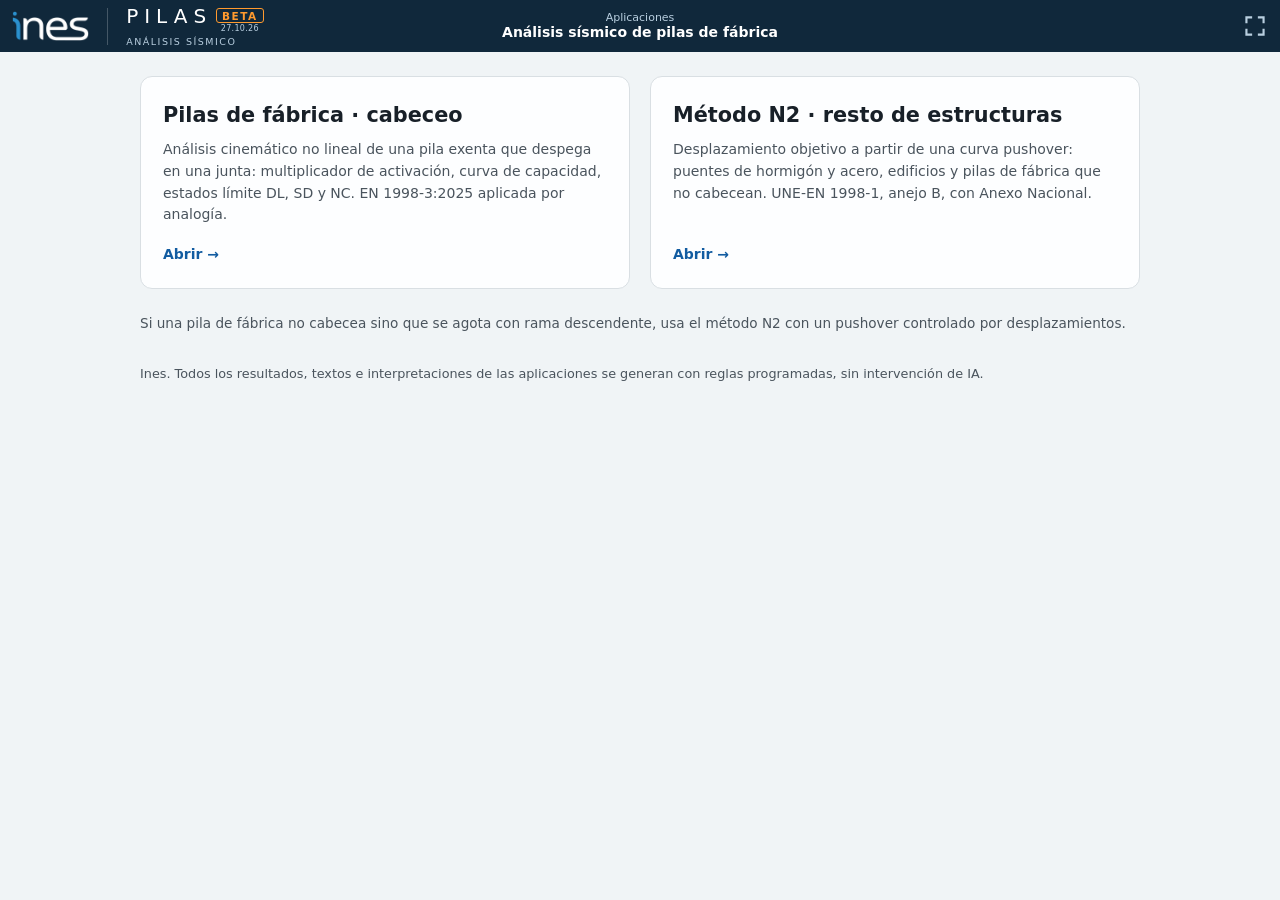
<file: index.html>
<!doctype html><html lang="es"><head><meta charset="utf-8"><meta name="viewport" content="width=device-width, initial-scale=1">
<title>Análisis sísmico de pilas</title>
<style>
/*BARRA-CSS-INI*/
/* ---- barra superior (como VLASTA) ---- */
.barra{flex:none;position:relative;min-height:52px;display:grid;grid-template-columns:minmax(max-content,1fr) minmax(0,auto) minmax(max-content,1fr);align-items:center;gap:4px 16px;padding:4px 12px;background:var(--banda);color:var(--banda-tinta)}
.barra-izq{display:flex;align-items:center;gap:4px 16px;min-width:0}
.marca{display:flex;align-items:center;flex:none}.marca .logo{height:30px;width:auto;display:block}
.sep-marca{width:1px;align-self:stretch;margin:2px 2px;background:var(--banda-linea)}
.nombre{display:flex;flex-direction:column;line-height:1;min-width:0}
.nombre .vl{font:300 20px/1 var(--f);letter-spacing:.3em;margin-right:-.3em;color:var(--banda-tinta);text-transform:uppercase}
.nombre .lema{margin-top:4px;font-size:9.5px;letter-spacing:.16em;text-transform:uppercase;color:var(--banda-tinta-2);white-space:nowrap}
.fila-vl{display:flex;align-items:baseline;gap:10px}
.ver{display:flex;flex-direction:column;align-items:stretch}
.ver-fecha{font:500 8px/1 var(--f);letter-spacing:.04em;color:var(--banda-tinta-2);text-align:center;white-space:nowrap;width:0;min-width:100%;margin-top:-1px}
.version{font:700 10.5px/1 var(--f);letter-spacing:.14em;text-transform:uppercase;color:#ff9a2e;border:1px solid #ff9a2e;border-radius:3px;padding:2px 5px 1px;transform:translateY(-3px)}
.menus{display:flex;align-items:center;gap:2px;margin-left:6px}
.menu-sup{position:relative}
.menu-boton{background:none;border:0;color:var(--banda-tinta-2);padding:5px 10px;min-height:28px;border-radius:var(--r-chip);font-size:13px;cursor:pointer}
.menu-boton:hover,.menu-boton[aria-expanded="true"]{background:rgb(255 255 255/.12);color:var(--banda-tinta)}
.vl-menu{position:absolute;z-index:40;min-width:260px;padding:4px;border:1px solid var(--linea-fuerte);border-radius:var(--r-campo);background:var(--hoja);color:var(--tinta);box-shadow:0 6px 20px oklch(30% 0.02 250/.14);display:grid;gap:1px}
.vl-menu[hidden]{display:none}
.vl-menu.menu-lista{left:0;top:calc(100% + 3px)}
.vl-menu button{display:grid;grid-template-columns:1fr auto;gap:24px;align-items:center;width:100%;min-height:28px;padding:0 8px;border:0;border-radius:var(--r-chip);background:none;color:inherit;font:inherit;font-size:13px;text-align:left;cursor:pointer}
.vl-menu button:hover,.vl-menu button:focus-visible,.menu-sub:hover>.con-sub{background:var(--acento-suave);outline:none}
.vl-menu kbd{font:inherit;font-size:var(--t-xs);color:var(--tinta-3)}
.vl-menu small{display:block;grid-column:1/-1;font-size:var(--t-xs);color:var(--tinta-3);margin-top:-2px;padding-bottom:3px}
.vl-menu .sep-menu{height:1px;margin:3px 6px;background:var(--linea)}
.menu-sub{position:relative}
.vl-menu.submenu{display:none;left:calc(100% - 2px);top:-5px;min-width:320px}
.menu-sub:hover>.submenu,.menu-sub:focus-within>.submenu,.menu-sub.abierto>.submenu{display:grid}
.vl-menu.submenu button{grid-template-columns:1fr;gap:0;padding:4px 8px}
.titulo-proy{display:flex;flex-direction:column;align-items:center;line-height:1.2;min-width:0;max-width:100%;overflow:hidden;padding:3px 12px;border:0;border-radius:var(--r-campo);background:none;color:var(--banda-tinta);cursor:pointer}
.titulo-proy:hover{background:rgb(255 255 255/.08)}
.titulo-proy .etq{font-size:var(--t-xs);color:var(--banda-tinta-2);white-space:nowrap;overflow:hidden;text-overflow:ellipsis;max-width:100%}
.titulo-proy .proy{font-size:var(--t-m);font-weight:600;white-space:nowrap;overflow:hidden;text-overflow:ellipsis;max-width:100%}
.banderas{justify-self:end;display:flex;align-items:center;gap:6px}
.pantalla-completa{padding:3px;border:0;border-radius:var(--r-chip);background:none;color:var(--banda-tinta-2);cursor:pointer;line-height:0}
.pantalla-completa:hover,.pantalla-completa:focus-visible{color:var(--banda-tinta)}
.pantalla-completa svg{width:20px;height:20px;display:block}
.solo-imp{display:none}
@media (max-width:1000px){.barra{grid-template-columns:1fr auto}.titulo-proy{grid-column:1/-1;order:5}}
@media (pointer:coarse){.menu-boton{min-height:38px;padding:6px 14px}.vl-menu button{min-height:38px}.pantalla-completa{padding:6px}}

/*BARRA-CSS-FIN*/
/* Tokens de la guía de diseño (bombaikos/guia-de-diseno). Marca Ines: banda marino. Layout: panel de datos fijo a la izquierda + memoria de cálculo por pasos a la derecha; una columna en móvil */
:root {
  --suelo: oklch(96.4% 0.005 240); --hoja: oklch(99.6% 0.002 240); --hundido: oklch(95.2% 0.006 240);
  --campo: oklch(100% 0 0); --campo-borde: oklch(78% 0.05 252);
  --nota: oklch(94.8% 0.014 78); --nota-borde: oklch(85.5% 0.024 75);
  --tinta: oklch(24% 0.02 248); --tinta-2: oklch(44% 0.02 248); --tinta-3: oklch(57% 0.016 248);
  --linea: oklch(90% 0.008 240); --linea-fuerte: oklch(80% 0.012 240);
  --acento: oklch(47% 0.13 252); --acento-suave: oklch(93.5% 0.03 252);
  --serie-v: oklch(52% 0.11 125);
  --hormigon: oklch(90% 0.006 85); --hormigon-borde: oklch(60% 0.01 85);
  --acero: oklch(30% 0.012 250);
  --ok: oklch(46% 0.11 152); --ok-fondo: oklch(95% 0.035 152);
  --no: oklch(50% 0.17 27); --no-fondo: oklch(95.5% 0.03 27);
  --atencion: oklch(50% 0.1 70); --atencion-fondo: oklch(96% 0.04 85);
  --sombra: 0 1px 2px oklch(30% 0.02 250 / .06), 0 4px 16px oklch(30% 0.02 250 / .05);
  --f: system-ui, 'Segoe UI Variable Text', 'Segoe UI', -apple-system, Roboto, 'Helvetica Neue', Arial, sans-serif;
  --t-xs: 11px; --t-s: 12px; --t-m: 14px; --t-xxl: 28px;
  --e2: 8px; --e3: 12px; --e4: 16px; --e5: 24px;
  --r-panel: 10px; --r-campo: 6px; --r-chip: 4px;
  --alto-campo: 24px; --hueco-campos: 4px;
  --banda: #10283b; --banda-tinta: #ffffff; --banda-tinta-2: #b9cfe0; --banda-linea: rgb(255 255 255 / .22);
}
@media screen and (prefers-color-scheme: dark) {
  :root {
    --suelo: oklch(17% 0.012 245); --hoja: oklch(21% 0.014 245); --hundido: oklch(18.5% 0.012 245); --campo: oklch(15.5% 0.02 250); --campo-borde: oklch(46% 0.06 252); --nota: oklch(25.5% 0.014 72); --nota-borde: oklch(36% 0.022 70);
    --tinta: oklch(93% 0.008 240); --tinta-2: oklch(78% 0.012 240); --tinta-3: oklch(66% 0.014 240);
    --linea: oklch(29% 0.014 245); --linea-fuerte: oklch(38% 0.016 245);
    --acento: oklch(74% 0.11 250); --acento-suave: oklch(30% 0.05 252); --serie-v: oklch(76% 0.11 125);
    --hormigon: oklch(33% 0.008 85); --hormigon-borde: oklch(58% 0.01 85); --acero: oklch(88% 0.008 250);
    --ok: oklch(76% 0.13 152); --ok-fondo: oklch(29% 0.05 152); --no: oklch(74% 0.14 27); --no-fondo: oklch(30% 0.06 27);
    --atencion: oklch(80% 0.11 80); --atencion-fondo: oklch(30% 0.05 80); --sombra: 0 1px 2px oklch(0% 0 0 / .3);
    --banda: #0c1e2c; color-scheme: dark;
  }
}
:root{
  /* nombres antiguos de la app → tokens de la guía; colores propios de las figuras */
  --bg:var(--suelo); --paper:var(--hoja); --ink:var(--tinta); --muted:var(--tinta-2); --line:var(--linea); --soft:var(--hundido);
  --accent:var(--acento); --accent-soft:var(--acento-suave); --brand:var(--acento); --band:var(--banda); --bad:var(--no); --amber:var(--atencion);
  --coral:#c4552c; --violet:#6b62c9; --sky:#2a9d6f; --pier:#d6d3c9; --pier-line:#6d6a62;
  --f-ui:var(--f); --f-math:"STIX Two Text","Cambria Math","Times New Roman",serif; --f-mono:var(--f);
}
@media (prefers-color-scheme:dark){:root{--coral:#ee8a62; --violet:#a39cf0; --sky:#5fd1a0; --pier:#4a4943; --pier-line:#a6a398}}
*{box-sizing:border-box}
body{background:var(--bg);color:var(--ink);font-family:var(--f-ui);font-size:var(--t-m);line-height:1.55;font-variant-numeric:tabular-nums;margin:0;padding:0 0 60px}
main{width:calc(100% - 32px);max-width:1000px;margin:24px auto 0;display:grid;grid-template-columns:repeat(auto-fit,minmax(min(100%,340px),1fr));gap:20px}
a.card{display:flex;flex-direction:column;gap:8px;background:var(--paper);border:1px solid var(--line);border-radius:12px;padding:22px;color:inherit;text-decoration:none}
a.card:hover,a.card:focus-visible{border-color:var(--accent);outline:none}
a.card h2{margin:0;font-size:1.3rem}
a.card p{margin:0;color:var(--muted)}
a.card .go{margin-top:auto;padding-top:10px;color:var(--accent);font-weight:600}
.norms{width:calc(100% - 32px);max-width:1000px;margin:24px auto 0;color:var(--muted);font-size:.85rem}
footer{width:calc(100% - 32px);max-width:1000px;margin:30px auto 0;color:var(--muted);font-size:.8rem}
</style>
</head><body>
<header class="barra"><div class="barra-izq"><span class="marca"><img class="logo" src="[data-uri]" alt="Ines"></span><span class="sep-marca" aria-hidden="true"></span><div class="nombre"><span class="fila-vl"><span class="vl">Pilas</span><span class="ver"><span class="version">Beta</span><span class="ver-fecha">27.10.26</span></span></span><span class="lema">Análisis sísmico</span></div></div><div class="titulo-proy" style="cursor:default"><span class="etq">Aplicaciones</span><span class="proy">Análisis sísmico de pilas de fábrica</span></div><div class="banderas"><button type="button" class="pantalla-completa" id="pantalla-completa" aria-label="Pantalla completa" title="Pantalla completa (F11)"><svg viewBox="0 0 14 14" aria-hidden="true"><path d="M1 5V1h4M9 1h4v4M13 9v4H9M5 13H1V9" fill="none" stroke="currentColor" stroke-width="1.5"/></svg></button></div></header>
<main>
<a class="card" href="cabeceo/index.html"><h2>Pilas de fábrica · cabeceo</h2><p>Análisis cinemático no lineal de una pila exenta que despega en una junta: multiplicador de activación, curva de capacidad, estados límite DL, SD y NC. EN 1998-3:2025 aplicada por analogía.</p><span class="go">Abrir →</span></a>
<a class="card" href="n2/index.html"><h2>Método N2 · resto de estructuras</h2><p>Desplazamiento objetivo a partir de una curva pushover: puentes de hormigón y acero, edificios y pilas de fábrica que no cabecean. UNE-EN 1998-1, anejo B, con Anexo Nacional.</p><span class="go">Abrir →</span></a>
</main>
<p class="norms">Si una pila de fábrica no cabecea sino que se agota con rama descendente, usa el método N2 con un pushover controlado por desplazamientos.</p>
<footer>Ines. Todos los resultados, textos e interpretaciones de las aplicaciones se generan con reglas programadas, sin intervención de IA.</footer>
<script>
// pantalla completa (botón a la derecha de la barra superior)
(function(){const b=document.getElementById('pantalla-completa');if(!b)return;const d=document.documentElement,on=()=>!!document.fullscreenElement;
  if(!d.requestFullscreen){b.setAttribute('aria-disabled','true');b.title='Tu navegador no permite la pantalla completa';return}
  b.addEventListener('click',()=>{try{on()?document.exitFullscreen():d.requestFullscreen()}catch(e){}});
  document.addEventListener('fullscreenchange',()=>{const f=on();b.setAttribute('aria-pressed',f);b.setAttribute('aria-label',f?'Salir de pantalla completa':'Pantalla completa');b.title=b.getAttribute('aria-label')+' (F11)'});})();
</script>
</body></html>
</file>
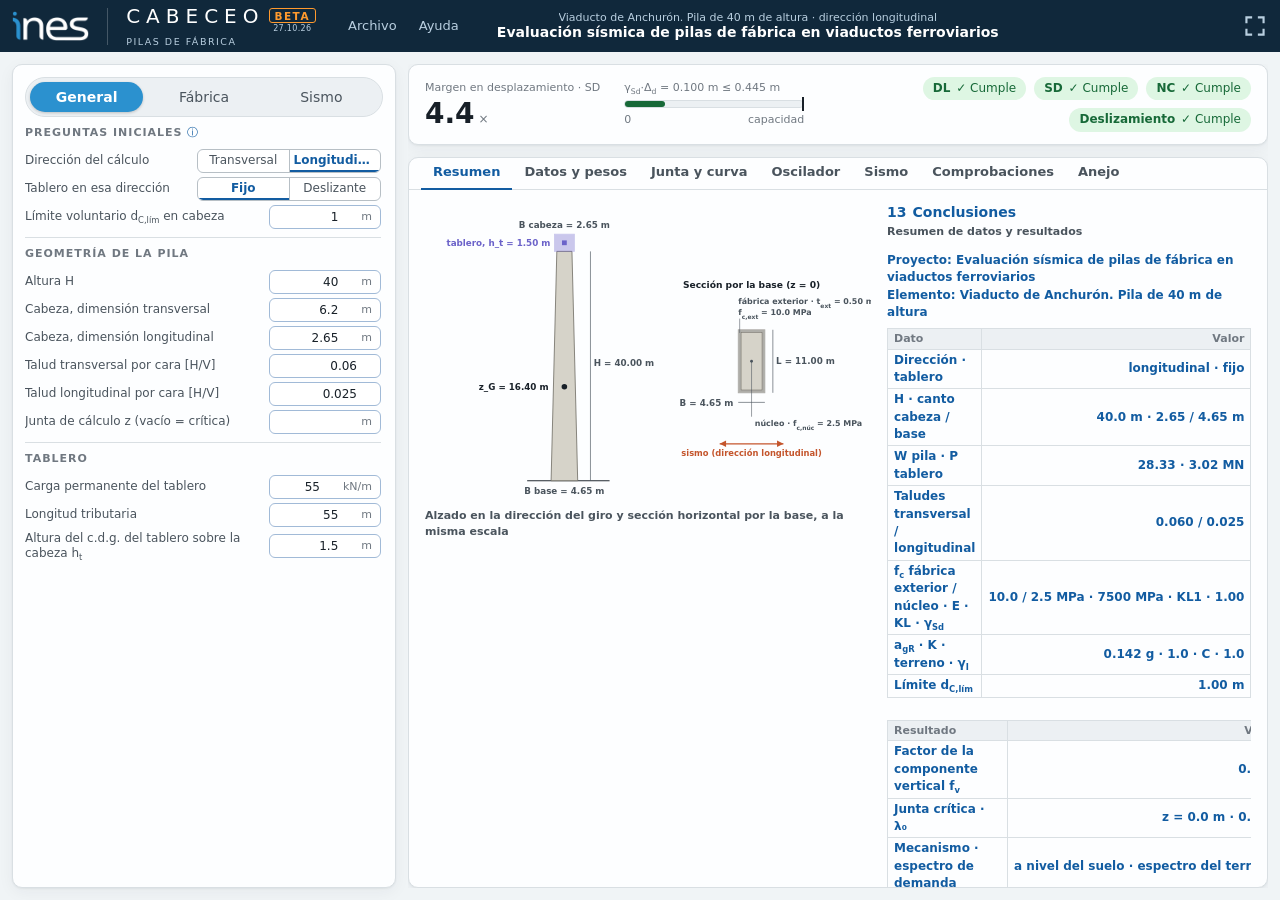
<file: cabeceo/index.html>
<!doctype html><html lang="es"><head><meta charset="utf-8"><meta name="viewport" content="width=device-width, initial-scale=1">
<title>Cabeceo de pilas de fábrica</title>
<style>
/* Tokens de la guía de diseño (bombaikos/guia-de-diseno). Marca Ines: banda marino. Layout: panel de datos fijo a la izquierda + memoria de cálculo por pasos a la derecha; una columna en móvil */
:root {
  --suelo: oklch(96.4% 0.005 240); --hoja: oklch(99.6% 0.002 240); --hundido: oklch(95.2% 0.006 240);
  --campo: oklch(100% 0 0); --campo-borde: oklch(78% 0.05 252);
  --nota: oklch(94.8% 0.014 78); --nota-borde: oklch(85.5% 0.024 75);
  --tinta: oklch(24% 0.02 248); --tinta-2: oklch(44% 0.02 248); --tinta-3: oklch(57% 0.016 248);
  --linea: oklch(90% 0.008 240); --linea-fuerte: oklch(80% 0.012 240);
  --acento: oklch(47% 0.13 252); --acento-suave: oklch(93.5% 0.03 252);
  --serie-v: oklch(52% 0.11 125);
  --hormigon: oklch(90% 0.006 85); --hormigon-borde: oklch(60% 0.01 85);
  --acero: oklch(30% 0.012 250);
  --ok: oklch(46% 0.11 152); --ok-fondo: oklch(95% 0.035 152);
  --no: oklch(50% 0.17 27); --no-fondo: oklch(95.5% 0.03 27);
  --atencion: oklch(50% 0.1 70); --atencion-fondo: oklch(96% 0.04 85);
  --sombra: 0 1px 2px oklch(30% 0.02 250 / .06), 0 4px 16px oklch(30% 0.02 250 / .05);
  --f: system-ui, 'Segoe UI Variable Text', 'Segoe UI', -apple-system, Roboto, 'Helvetica Neue', Arial, sans-serif;
  --t-xs: 11px; --t-s: 12px; --t-m: 14px; --t-xxl: 28px;
  --e2: 8px; --e3: 12px; --e4: 16px; --e5: 24px;
  --r-panel: 10px; --r-campo: 6px; --r-chip: 4px;
  --alto-campo: 24px; --hueco-campos: 4px;
  --banda: #10283b; --banda-tinta: #ffffff; --banda-tinta-2: #b9cfe0; --banda-linea: rgb(255 255 255 / .22);
}
@media screen and (prefers-color-scheme: dark) {
  :root {
    --suelo: oklch(17% 0.012 245); --hoja: oklch(21% 0.014 245); --hundido: oklch(18.5% 0.012 245); --campo: oklch(15.5% 0.02 250); --campo-borde: oklch(46% 0.06 252); --nota: oklch(25.5% 0.014 72); --nota-borde: oklch(36% 0.022 70);
    --tinta: oklch(93% 0.008 240); --tinta-2: oklch(78% 0.012 240); --tinta-3: oklch(66% 0.014 240);
    --linea: oklch(29% 0.014 245); --linea-fuerte: oklch(38% 0.016 245);
    --acento: oklch(74% 0.11 250); --acento-suave: oklch(30% 0.05 252); --serie-v: oklch(76% 0.11 125);
    --hormigon: oklch(33% 0.008 85); --hormigon-borde: oklch(58% 0.01 85); --acero: oklch(88% 0.008 250);
    --ok: oklch(76% 0.13 152); --ok-fondo: oklch(29% 0.05 152); --no: oklch(74% 0.14 27); --no-fondo: oklch(30% 0.06 27);
    --atencion: oklch(80% 0.11 80); --atencion-fondo: oklch(30% 0.05 80); --sombra: 0 1px 2px oklch(0% 0 0 / .3);
    --banda: #0c1e2c; color-scheme: dark;
  }
}
:root{
  /* nombres antiguos de la app → tokens de la guía; colores propios de las figuras */
  --bg:var(--suelo); --paper:var(--hoja); --ink:var(--tinta); --muted:var(--tinta-2); --line:var(--linea); --soft:var(--hundido);
  --accent:var(--acento); --accent-soft:var(--acento-suave); --brand:var(--acento); --band:var(--banda); --bad:var(--no); --amber:var(--atencion);
  --coral:#c4552c; --violet:#6b62c9; --sky:#2a9d6f; --pier:#d6d3c9; --pier-line:#6d6a62;
  --f-ui:var(--f); --f-math:"STIX Two Text","Cambria Math","Times New Roman",serif; --f-mono:var(--f);
}
@media (prefers-color-scheme:dark){:root{--coral:#ee8a62; --violet:#a39cf0; --sky:#5fd1a0; --pier:#4a4943; --pier-line:#a6a398}}
*{box-sizing:border-box}
.tip{position:relative;display:inline-block;margin-left:4px;color:var(--accent);cursor:help;font-size:.8rem;outline:none}
.tip .tipbox{display:none;position:fixed;z-index:20;width:270px;padding:8px 10px;background:var(--paper);color:var(--ink);border:1px solid var(--line, #dcdad3);border-radius:6px;box-shadow:0 4px 14px rgba(0,0,0,.18);font-size:.78rem;line-height:1.4;text-align:left;white-space:normal;box-sizing:border-box}
.tip:hover .tipbox,.tip:focus .tipbox,.tip:focus-within .tipbox{display:block}
.tip table{border-collapse:collapse;width:100%;margin-top:4px}.tip td{padding:1px 4px;border-top:1px solid var(--line, #dcdad3);text-align:left;vertical-align:top;white-space:normal}
input,select{font:inherit;font-size:var(--t-s);width:100%;height:var(--alto-campo);padding:0 var(--e2);border:1px solid var(--campo-borde);border-radius:var(--r-campo);background:var(--campo);color:var(--tinta);font-variant-numeric:tabular-nums}
input:focus,select:focus{outline:2px solid var(--accent);outline-offset:0}
.hint{font-size:.76rem;color:var(--muted);margin:2px 0 6px}
section h2{font-size:1.18rem;margin:0 0 2px;font-weight:600;text-wrap:balance}
section h2 .n{color:var(--accent);font-family:var(--f-mono);font-weight:500;margin-right:6px}
.cite{font-size:.78rem;color:var(--muted);margin:0 0 12px}
.norms{font-size:1rem;color:var(--ink);margin:0 0 2px}
section h3{font-size:.95rem;margin:16px 0 6px;font-weight:600}
p{margin:6px 0;max-width:78ch}
.m{font-family:var(--f-math);font-size:1.06em}
.m i,i.v{font-family:var(--f-math);font-style:italic}
sub,sup{font-size:.7em;line-height:0}
.eq{font-family:var(--f-math);font-size:1.05rem;background:var(--soft);border-radius:8px;padding:8px 12px;margin:8px 0;overflow-x:auto;white-space:nowrap}
.eq .tag{float:right;font-family:var(--f-ui);font-size:.75rem;color:var(--muted);margin-left:16px}
.eq .s{color:var(--muted)}
.res{font-weight:600;color:var(--accent)}
.interp{border-left:3px solid var(--accent);background:var(--accent-soft);padding:8px 12px;margin:10px 0;border-radius:0;font-size:.92rem}
.warn{border-left:3px solid var(--amber);background:color-mix(in srgb,var(--amber) 12%,transparent);padding:8px 12px;margin:10px 0;border-radius:0;font-size:.9rem}
.tw{overflow-x:auto;margin:8px 0}
table{border-collapse:collapse;font-size:var(--t-s);min-width:100%}
th,td{padding:4px var(--e2);border-bottom:1px solid var(--line);text-align:right;white-space:nowrap;font-variant-numeric:tabular-nums}
th{font-weight:600;color:var(--tinta-3);font-size:var(--t-xs);text-align:right;background:var(--hundido);border-left:1px solid var(--line)}th:first-child{border-left:none}
td:first-child,th:first-child{text-align:left}
td.l,th.l{text-align:left;white-space:normal}
tr.tot td{font-weight:600;border-top:2px solid var(--line)}
tr.hl td{background:var(--accent-soft)}
.fig{margin:12px 0 4px}
.fig svg{width:100%;height:auto;display:block}
.fig .cap{font-size:.8rem;color:var(--muted);margin-top:4px}
.grid2{display:grid;grid-template-columns:repeat(auto-fit,minmax(300px,1fr));gap:14px}
.grid2>*{min-width:0}
.pill{display:inline-block;font-size:var(--t-xs);font-weight:600;padding:1px 8px;border-radius:999px}
.ok{background:color-mix(in srgb,var(--ok) 18%,transparent);color:var(--ok)}
.no{background:color-mix(in srgb,var(--bad) 18%,transparent);color:var(--bad)}
canvas{width:100%;height:auto;display:block;border-radius:8px}
svg text{font-family:var(--f-ui)}
svg .mt{font-family:var(--f-math);font-style:italic}
dl.gl{display:grid;grid-template-columns:max-content minmax(0,1fr);gap:4px 16px;font-size:.88rem}
dl.gl dt{font-family:var(--f-math)}
dl.gl dd{margin:0;color:var(--ink)}
@media (prefers-reduced-motion:reduce){*{scroll-behavior:auto}}

button{font:inherit;font-size:var(--t-s);min-height:30px;padding:0 var(--e3);border-radius:var(--r-campo);border:1px solid var(--linea-fuerte);background:transparent;color:var(--acento);cursor:pointer}
button:hover{background:var(--acento-suave)}button:disabled{opacity:.6;cursor:progress}
button:focus-visible{outline:2px solid var(--brand);outline-offset:2px}
#btnPrint{background:transparent;color:var(--acento)}

tr.req td{color:var(--muted);font-size:.8rem;white-space:normal;padding-top:0;border-bottom:1px solid var(--line)}
tr:has(+ tr.req) td{border-bottom:none}

/*SHELL-CSS-INI*/
/* ---- barra superior (como VLASTA) ---- */
.barra{flex:none;position:relative;min-height:52px;display:grid;grid-template-columns:minmax(max-content,1fr) minmax(0,auto) minmax(max-content,1fr);align-items:center;gap:4px 16px;padding:4px 12px;background:var(--banda);color:var(--banda-tinta)}
.barra-izq{display:flex;align-items:center;gap:4px 16px;min-width:0}
.marca{display:flex;align-items:center;flex:none}.marca .logo{height:30px;width:auto;display:block}
.sep-marca{width:1px;align-self:stretch;margin:2px 2px;background:var(--banda-linea)}
.nombre{display:flex;flex-direction:column;line-height:1;min-width:0}
.nombre .vl{font:300 20px/1 var(--f);letter-spacing:.3em;margin-right:-.3em;color:var(--banda-tinta);text-transform:uppercase}
.nombre .lema{margin-top:4px;font-size:9.5px;letter-spacing:.16em;text-transform:uppercase;color:var(--banda-tinta-2);white-space:nowrap}
.fila-vl{display:flex;align-items:baseline;gap:10px}
.ver{display:flex;flex-direction:column;align-items:stretch}
.ver-fecha{font:500 8px/1 var(--f);letter-spacing:.04em;color:var(--banda-tinta-2);text-align:center;white-space:nowrap;width:0;min-width:100%;margin-top:-1px}
.version{font:700 10.5px/1 var(--f);letter-spacing:.14em;text-transform:uppercase;color:#ff9a2e;border:1px solid #ff9a2e;border-radius:3px;padding:2px 5px 1px;transform:translateY(-3px)}
.menus{display:flex;align-items:center;gap:2px;margin-left:6px}
.menu-sup{position:relative}
.menu-boton{background:none;border:0;color:var(--banda-tinta-2);padding:5px 10px;min-height:28px;border-radius:var(--r-chip);font-size:13px;cursor:pointer}
.menu-boton:hover,.menu-boton[aria-expanded="true"]{background:rgb(255 255 255/.12);color:var(--banda-tinta)}
.vl-menu{position:absolute;z-index:40;min-width:260px;padding:4px;border:1px solid var(--linea-fuerte);border-radius:var(--r-campo);background:var(--hoja);color:var(--tinta);box-shadow:0 6px 20px oklch(30% 0.02 250/.14);display:grid;gap:1px}
.vl-menu[hidden]{display:none}
.vl-menu.menu-lista{left:0;top:calc(100% + 3px)}
.vl-menu button{display:grid;grid-template-columns:1fr auto;gap:24px;align-items:center;width:100%;min-height:28px;padding:0 8px;border:0;border-radius:var(--r-chip);background:none;color:inherit;font:inherit;font-size:13px;text-align:left;cursor:pointer}
.vl-menu button:hover,.vl-menu button:focus-visible,.menu-sub:hover>.con-sub{background:var(--acento-suave);outline:none}
.vl-menu kbd{font:inherit;font-size:var(--t-xs);color:var(--tinta-3)}
.vl-menu small{display:block;grid-column:1/-1;font-size:var(--t-xs);color:var(--tinta-3);margin-top:-2px;padding-bottom:3px}
.vl-menu .sep-menu{height:1px;margin:3px 6px;background:var(--linea)}
.menu-sub{position:relative}
.vl-menu.submenu{display:none;left:calc(100% - 2px);top:-5px;min-width:320px}
.menu-sub:hover>.submenu,.menu-sub:focus-within>.submenu,.menu-sub.abierto>.submenu{display:grid}
.vl-menu.submenu button{grid-template-columns:1fr;gap:0;padding:4px 8px}
.titulo-proy{display:flex;flex-direction:column;align-items:center;line-height:1.2;min-width:0;max-width:100%;overflow:hidden;padding:3px 12px;border:0;border-radius:var(--r-campo);background:none;color:var(--banda-tinta);cursor:pointer}
.titulo-proy:hover{background:rgb(255 255 255/.08)}
.titulo-proy .etq{font-size:var(--t-xs);color:var(--banda-tinta-2);white-space:nowrap;overflow:hidden;text-overflow:ellipsis;max-width:100%}
.titulo-proy .proy{font-size:var(--t-m);font-weight:600;white-space:nowrap;overflow:hidden;text-overflow:ellipsis;max-width:100%}
.banderas{justify-self:end;display:flex;align-items:center;gap:6px}
.pantalla-completa{padding:3px;border:0;border-radius:var(--r-chip);background:none;color:var(--banda-tinta-2);cursor:pointer;line-height:0}
.pantalla-completa:hover,.pantalla-completa:focus-visible{color:var(--banda-tinta)}
.pantalla-completa svg{width:20px;height:20px;display:block}
.solo-imp{display:none}
@media (max-width:1000px){.barra{grid-template-columns:1fr auto}.titulo-proy{grid-column:1/-1;order:5}}
@media (pointer:coarse){.menu-boton{min-height:38px;padding:6px 14px}.vl-menu button{min-height:38px}.pantalla-completa{padding:6px}}
/* Armazón de interfaz (guía de diseño): barra estilo VLASTA, datos en pestañas, veredicto y resultados en pestañas, sin scroll de página */
html,body{height:100%}
body{margin:0;padding:0;display:flex;flex-direction:column;overflow:hidden;background:var(--suelo);color:var(--tinta);font:var(--t-s)/1.45 var(--f);font-variant-numeric:tabular-nums}
:focus-visible{outline:2px solid var(--acento);outline-offset:2px}
/* ---- cuerpo: datos | resultados ---- */
.trabajo{flex:1;min-height:0;display:grid;grid-template-columns:384px minmax(0,1fr);gap:var(--e3);padding:var(--e3)}
aside#form{min-height:0;display:flex;flex-direction:column;gap:var(--e2);padding:var(--e3);background:var(--hoja);border:1px solid var(--linea);border-radius:var(--r-panel);box-shadow:var(--sombra);overflow:hidden}
main#main{min-width:0;min-height:0;display:flex;flex-direction:column;gap:var(--e3);overflow:hidden}
.panel{background:var(--hoja);border:1px solid var(--linea);border-radius:var(--r-panel);box-shadow:var(--sombra)}
/* pestañas de datos: cápsula */
.pestanas-datos{display:flex;gap:4px;padding:4px;border:1px solid var(--linea);border-radius:999px;background:var(--hundido);flex:none}
.pestanas-datos button{flex:1 1 0;min-width:0;height:30px;min-height:30px;padding:0 4px;border:0;border-radius:999px;background:none;color:var(--tinta-2);font-size:var(--t-m);font-weight:500;cursor:pointer;transition:background-color .12s,color .12s}
.pestanas-datos button:hover{background:color-mix(in oklch,var(--acento) 10%,transparent);color:var(--tinta)}
.pestanas-datos button.on{background:#2b91cf;color:#fff;font-weight:600;box-shadow:0 1px 3px #0003}
.panel-datos{display:none;flex:1;min-height:0;overflow:auto;flex-direction:column;gap:var(--e2);padding-right:2px}
.panel-datos.activo{display:flex}
.grupo{display:flex;flex-direction:column;gap:var(--hueco-campos);border:0;margin:0;padding:var(--e2) 0 0;border-top:1px solid var(--linea);min-width:0}
.grupo:first-child{border-top:0;padding-top:0}
.grupo legend{float:left;width:100%;padding:0 0 4px;font-size:var(--t-xs);font-weight:650;letter-spacing:.09em;text-transform:uppercase;color:var(--tinta-3)}
.grupo legend .ic-i{text-transform:none;letter-spacing:0;font-weight:400;color:var(--acento);cursor:help}
.campo{display:flex;align-items:center;gap:var(--e2);min-width:0;min-height:var(--alto-campo);margin:0;font-size:var(--t-s)}
.campo>label{flex:1 1 auto;min-width:0;color:var(--tinta-2);line-height:1.25}
.campo>label .u{display:none}
.campo>.caja{flex:0 0 112px;width:112px;margin-left:auto}
.campo>.seg-caja{flex:0 0 184px;width:184px;margin-left:auto}
.campo.col{flex-direction:column;align-items:stretch;gap:2px}
.campo.col>.caja,.campo.col>.seg-caja{flex:none;width:100%;margin:0}
.caja{display:flex;align-items:center;height:var(--alto-campo);background:var(--campo);border:1px solid var(--campo-borde);border-radius:var(--r-campo)}
.caja:hover{border-color:var(--acento)}
.caja:focus-within{border-color:var(--acento);box-shadow:0 0 0 3px var(--acento-suave)}
.caja input,.caja select{flex:1;min-width:0;width:auto;height:100%;border:0;background:none;padding:0 8px;outline:0;box-shadow:none;text-align:right;font:inherit;color:var(--tinta);border-radius:var(--r-campo)}
.caja input.texto,.caja select{text-align:left}
.caja .ud{padding-right:8px;color:var(--tinta-3);font-size:var(--t-xs);white-space:nowrap}
.seg{display:flex;border:1px solid var(--linea-fuerte);border-radius:var(--r-campo);overflow:hidden;height:var(--alto-campo);background:var(--campo)}
.seg button{flex:1 1 0;min-width:0;min-height:0;height:100%;padding:0 4px;border:0;border-radius:0;background:none;color:var(--tinta-2);font:inherit;white-space:nowrap;overflow:hidden;text-overflow:ellipsis;cursor:pointer}
.seg button:hover{background:var(--acento-suave)}
.seg button+button{border-left:1px solid var(--linea-fuerte)}
.seg button.on{box-shadow:inset 0 -2px 0 var(--acento);color:var(--acento);font-weight:600}
.seg.apagado button{cursor:not-allowed}
.campo.off{opacity:.5}
.campo.off .caja,.campo.off .seg{background:var(--hundido)}
.campo.off,.campo.off *{cursor:not-allowed}
.campo.off .gt-w{pointer-events:none}
.grupo:has(.gt-w){flex:1;min-height:0}
.campo.col:has(.gt-w){flex:1;min-height:0}
.grupo{min-height:0}
.campo .gt-w{flex:1;min-height:0;display:flex;flex-direction:column}
.campo .gt-w .hint{display:none}
.campo .gt-w .gt{flex:1;min-height:0;max-height:none}
.campo.col:has(.gt-w)>label{display:none}
.panel-datos .gt-bar{margin-bottom:var(--hueco-campos)}
.panel-datos .gt{max-height:none}
.campo.col:has(.gt-w.corta){flex:none}
.campo .gt-w.corta .gt{flex:none;max-height:260px}
/* ---- veredicto ---- */
.veredicto{flex:none;display:grid;grid-template-columns:auto minmax(180px,1fr) auto;align-items:center;gap:var(--e5);padding:var(--e3) var(--e4)}
.veredicto .etq{font-size:var(--t-xs);color:var(--tinta-3);margin-bottom:4px}
.cifra{font-size:var(--t-xxl);font-weight:600;line-height:1}
.cifra small{font-size:var(--t-s);font-weight:400;color:var(--tinta-3);margin-left:4px}
.medidor{position:relative;height:8px;border-radius:4px;background:var(--hundido);border:1px solid var(--linea)}
.medidor i{position:absolute;left:0;top:0;bottom:0;border-radius:4px;background:var(--ok)}
.medidor i.no{background:var(--no)}
.medidor b{position:absolute;top:-4px;bottom:-4px;right:-1px;width:2px;background:var(--tinta)}
.escala{display:flex;justify-content:space-between;font-size:var(--t-xs);color:var(--tinta-3);margin-top:4px}
.sellos{display:flex;gap:var(--e2);flex-wrap:wrap;justify-content:flex-end}
.sello{border-radius:999px;padding:3px 10px;font-size:var(--t-s);white-space:nowrap}
.sello b{font-weight:700;margin-right:2px}
.sello.ok{background:var(--ok-fondo);color:var(--ok)}.sello.no{background:var(--no-fondo);color:var(--no)}
/* ---- resultados en pestañas ---- */
.res{flex:1;min-height:0;display:flex;flex-direction:column;overflow:hidden}
.tabs{flex:none;display:flex;flex-wrap:wrap;padding:0 var(--e3);border-bottom:1px solid var(--linea)}
.tabs button{min-height:32px;height:auto;padding:0 var(--e3);border:0;border-bottom:2px solid transparent;border-radius:0;margin-bottom:-1px;background:none;color:var(--tinta-2);font:inherit;font-size:13px;cursor:pointer;white-space:nowrap}
.tabs button:hover{color:var(--tinta);background:none}
.tabs button.on{color:var(--acento);font-weight:600;border-bottom-color:var(--acento)}
.panel-res{display:none;flex:1;min-height:0;overflow:auto;padding:var(--e3) var(--e4)}
.panel-res.activo{display:block}
.vacio{color:var(--tinta-3)}
.panel-res section{background:none;border:0;border-radius:0;box-shadow:none;padding:0 0 var(--e3);margin:0 0 var(--e3);border-bottom:1px solid var(--linea);min-width:0}
.panel-res section:last-child{border-bottom:0;margin-bottom:0}
.panel-res section>h2{font-size:var(--t-m);font-weight:650;margin:0 0 2px}
.panel-res section>h2 .n{font-family:var(--f);font-weight:650;color:var(--acento);margin-right:6px}
.panel-res h3{font-size:var(--t-xs);font-weight:650;letter-spacing:.08em;text-transform:uppercase;color:var(--tinta-3);margin:var(--e3) 0 4px}
.panel-res p,.panel-res li,.panel-res td,.panel-res dd,.panel-res .interp,.panel-res .warn,.panel-res .norms{font-size:var(--t-s);line-height:1.45}
.panel-res .cite,.panel-res .cap,.panel-res .hint,.panel-res th{font-size:var(--t-xs)}
.panel-res .eq{font-size:13px;padding:4px 8px;margin:4px 0;border-radius:4px}
.panel-res .interp,.panel-res .warn{padding:4px 8px;margin:8px 0}
.panel-res dl.gl{font-size:var(--t-s)}
.panel-res table{font-size:var(--t-s)}
.panel-res th,.panel-res td{border:1px solid var(--linea);padding:2px 6px}
.panel-res .tw{border:0}
.panel-res .fig{margin:var(--e2) 0 4px}
.panel-res .fig svg{width:auto;max-width:100%;max-height:min(520px,60vh);margin:0 auto}
.panel-res.resumen.activo{display:grid;grid-template-columns:minmax(300px,54%) minmax(0,1fr);gap:var(--e4);align-items:start}
.panel-res.resumen .fig-resumen{position:sticky;top:0;margin:0}
.panel-res.resumen .fig-resumen svg{max-height:min(560px,64vh)}
.panel-res.resumen section{grid-column:2}
.panel-res.resumen .grid2{grid-template-columns:minmax(0,1fr)}
.panel-res.resumen .grid2 .tw{margin:0 0 var(--e2)}
/* ---- diálogos y aviso ---- */
dialog.vl-dlg{width:min(440px,calc(100vw - 32px));padding:0;border:1px solid var(--linea-fuerte);border-radius:var(--r-panel);background:var(--hoja);color:var(--tinta);box-shadow:0 20px 50px rgb(0 0 0/.3)}
dialog.vl-dlg.ancho{width:min(640px,calc(100vw - 32px))}
dialog.vl-dlg::backdrop{background:rgb(6 19 31/.55)}
dialog.vl-dlg header{padding:var(--e3) var(--e4);border-bottom:1px solid var(--linea)}
dialog.vl-dlg h3{margin:0;font-size:var(--t-m)}
dialog.vl-dlg .cuerpo{padding:var(--e3) var(--e4);display:flex;flex-direction:column;gap:var(--e2);max-height:min(60vh,520px);overflow:auto}
dialog.vl-dlg .cuerpo h4{margin:var(--e2) 0 0;font-size:var(--t-xs);letter-spacing:.09em;text-transform:uppercase;color:var(--tinta-3)}
dialog.vl-dlg .cuerpo p{margin:0;max-width:none}
dialog.vl-dlg footer{padding:var(--e2) var(--e4);border-top:1px solid var(--linea);display:flex;justify-content:flex-end}
.aviso-flot{position:fixed;right:16px;bottom:16px;z-index:60;max-width:420px;padding:8px 12px;border-radius:var(--r-campo);background:var(--banda);color:#fff;font-size:var(--t-s);box-shadow:var(--sombra);opacity:0;pointer-events:none;transition:opacity .2s}
.aviso-flot.v{opacity:1}
button{font:inherit;font-size:var(--t-s)}
@media (prefers-reduced-motion:reduce){*{transition:none!important;scroll-behavior:auto}}
@media (prefers-contrast:more){:root{--linea:#6b7780;--linea-fuerte:#35414a;--tinta-2:#303b43;--tinta-3:#465159}}
@media (forced-colors:active){.pestanas-datos button.on,.seg button.on,.tabs button.on{border:2px solid Highlight}}
/* ---- pantallas estrechas: una columna con scroll normal (respaldo) ---- */
@media (max-width:1180px){.panel-res.resumen.activo{grid-template-columns:minmax(0,1fr)}.panel-res.resumen section{grid-column:1}.panel-res.resumen .fig-resumen{position:static}.panel-res.resumen .fig-resumen svg{max-height:300px}.sellos .sello{padding:2px 8px}.trabajo{grid-template-columns:344px minmax(0,1fr)}.campo>.seg-caja{flex-basis:168px;width:168px}.campo>.caja{flex-basis:100px;width:100px}}
@media (max-width:900px){
  body{overflow:auto;height:auto}
  .trabajo{grid-template-columns:minmax(0,1fr)}
  aside#form,main#main{overflow:visible}.panel-datos,.panel-res{overflow:visible}.res{overflow:visible}
  .veredicto{grid-template-columns:1fr}.sellos{justify-content:flex-start}
}
/* ---- impresión: la memoria completa, sin barra ni pestañas ---- */
@media print{
  body{display:block;overflow:visible;height:auto;background:#fff}
  .barra .barra-izq,.barra .titulo-proy,.banderas{display:none}
  .barra{display:block;min-height:0;padding:6px 10px;-webkit-print-color-adjust:exact;print-color-adjust:exact;border-radius:var(--r-campo)}
  .solo-imp{display:flex;gap:12px;align-items:baseline}
  aside#form,.tabs,.fig-resumen,.aviso-flot{display:none}
  .trabajo{display:block;padding:0}main#main{display:block;overflow:visible}
  .res{overflow:visible;border:0;box-shadow:none}.panel-res{display:block!important;overflow:visible;padding:0}
  .panel{box-shadow:none}.veredicto{break-inside:avoid}.panel-res .fig{break-inside:avoid}
}

/*SHELL-CSS-FIN*/
</style>
<header id="barra"></header>
<div class="trabajo"><aside id="form" aria-label="Datos"></aside><main id="main"></main></div>
<script>
/*SHELL-JS-INI*/
/* Armazón de interfaz compartido por las apps (guía de diseño, §2.3 y §3): barra superior estilo VLASTA con menús Archivo y Ayuda,
   datos en pestañas-cápsula, tarjeta de veredicto y resultados en pestañas, sin scroll de la página.
   No toca el motor de cálculo: reorganiza el DOM que ya generan buildForm() y render(), y conserva los ids de todos los campos.
   Cada app llama a Shell.init(cfg) antes de buildForm(), a Shell.organizarDatos() al final de buildForm(),
   a Shell.despuesDeRender(R) al final de run() y a Shell.fijarInicial() cuando ya hay datos de partida. */
const Shell = (() => {
  const LOGO = '[data-uri]';
  const ICONO_PC = '<svg viewBox="0 0 14 14" aria-hidden="true"><path d="M1 5V1h4M9 1h4v4M13 9v4H9M5 13H1V9" fill="none" stroke="currentColor" stroke-width="1.5"/></svg>';
  const $ = (s, r = document) => r.querySelector(s), $$ = (s, r = document) => [...r.querySelectorAll(s)];
  let C = null, INICIAL = null;
  const E = { datos: 0, res: 0, scroll: {} };            // estado de la interfaz que sobrevive a cada recálculo
  const clave = () => 'ines-ui-' + C.id;
  const guardarVista = () => { try { localStorage.setItem(clave(), JSON.stringify({ datos: E.datos, res: E.res })); } catch (e) {} };
  const leerVista = () => { try { const v = JSON.parse(localStorage.getItem(clave()) || '{}'); if (Number.isInteger(v.datos)) E.datos = v.datos; if (Number.isInteger(v.res)) E.res = v.res; } catch (e) {} };
  const plano = h => { const d = document.createElement('div'); d.innerHTML = h; return d.textContent.trim(); };

  // ---------- barra superior
  function cabecera() {
    const b = $('#barra');
    b.className = 'barra';
    b.innerHTML = `
      <div class="barra-izq">
        <a class="marca" href="${C.inicio}" title="Menú de aplicaciones" aria-label="Menú de aplicaciones"><img class="logo" src="${LOGO}" alt="Ines"></a>
        <span class="sep-marca" aria-hidden="true"></span>
        <div class="nombre"><span class="fila-vl"><span class="vl">${C.nombre}</span><span class="ver"><span class="version">Beta</span><span class="ver-fecha" title="Fecha de esta versión [dd.mm.aa]">${C.fecha}</span></span></span><span class="lema">${C.lema}</span></div>
        <nav class="menus" id="menus" aria-label="Menú principal">
          <div class="menu-sup"><button type="button" class="menu-boton" aria-haspopup="menu" aria-expanded="false">Archivo</button><div class="vl-menu menu-lista" role="menu" hidden id="m-archivo"></div></div>
          <div class="menu-sup"><button type="button" class="menu-boton" aria-haspopup="menu" aria-expanded="false">Ayuda</button><div class="vl-menu menu-lista" role="menu" hidden id="m-ayuda"></div></div>
        </nav>
      </div>
      <button type="button" class="titulo-proy" id="titulo-proy" title="Propiedades del proyecto"><span class="etq" id="elemLine"></span><span class="proy" id="projTitle"></span></button>
      <div class="banderas"><button type="button" class="pantalla-completa" id="pantalla-completa" aria-label="Pantalla completa" title="Pantalla completa (F11)">${ICONO_PC}</button></div>
      <div class="solo-imp cab-imp"><b>${C.nombre} · ${C.lema}</b><span id="fecha-imp"></span></div>`;
    const item = (acc, txt, kbd = '', tit = '') => `<button type="button" role="menuitem" data-acc="${acc}"${tit ? ` title="${tit}"` : ''}><span>${txt}</span><kbd>${kbd}</kbd></button>`;
    const sep = '<div class="sep-menu" role="separator"></div>';
    const ej = C.ejemplos && C.ejemplos.length ? `${sep}<div class="menu-sub"><button type="button" role="menuitem" aria-haspopup="menu" class="con-sub"><span>Ejemplos</span><kbd>▸</kbd></button><div class="vl-menu submenu" role="menu">${C.ejemplos.map(([k, t, d]) => `<button type="button" role="menuitem" data-ej="${k}"><span>${t}</span><small>${d || ''}</small></button>`).join('')}</div></div>` : '';
    $('#m-archivo').innerHTML = item('nuevo', 'Nuevo', '', 'Vuelve a los datos de partida') + item('abrir', 'Abrir… [.json]', 'Ctrl+O', 'Abrir un proyecto .json de esta aplicación (también se puede arrastrar)') + item('guardar', 'Guardar [.json]', 'Ctrl+S', 'Guardar los datos del proyecto en un archivo') + ej
      + (C.importar ? sep + item('importar', C.importar.txt, '', C.importar.tit) : '') + sep + item('propiedades', 'Propiedades del proyecto…') + sep
      + item('docx', 'Descargar informe Word') + (C.csv ? item('csv', C.csv) : '') + item('imprimir', 'Imprimir…', 'Ctrl+P', 'La memoria completa, de principio a fin') + sep + item('menu', 'Menú de aplicaciones');
    $('#m-ayuda').innerHTML = item('ayuda', 'Ayuda de ' + C.nombre + '…', 'F1') + sep + item('acerca', 'Acerca de…');
    iniciarMenus();
    $('#titulo-proy').onclick = () => $('#dlg-prop').showModal();
    iniciarPantallaCompleta();
  }
  function iniciarMenus() {
    const sup = $$('.menu-sup'), cerrar = () => sup.forEach(m => { $('.menu-lista', m).hidden = true; $('.menu-boton', m).setAttribute('aria-expanded', 'false'); $$('.menu-sub', m).forEach(s => s.classList.remove('abierto')); });
    const abrir = m => { cerrar(); $('.menu-lista', m).hidden = false; $('.menu-boton', m).setAttribute('aria-expanded', 'true'); };
    const hayAbierto = () => sup.some(m => !$('.menu-lista', m).hidden);
    sup.forEach(m => {
      const bt = $('.menu-boton', m);
      bt.onclick = e => { e.stopPropagation(); $('.menu-lista', m).hidden ? abrir(m) : cerrar(); };
      bt.onpointerenter = e => { if (e.pointerType === 'mouse' && hayAbierto() && $('.menu-lista', m).hidden) abrir(m); };
    });
    $$('.menu-sub .con-sub').forEach(b => { b.onclick = e => { e.stopPropagation(); b.parentElement.classList.toggle('abierto'); }; });
    document.addEventListener('click', e => { if (!e.target.closest('.menu-sup')) cerrar(); });
    document.addEventListener('keydown', e => { if (e.key === 'Escape') cerrar(); });
    $('#menus').addEventListener('click', e => {
      const b = e.target.closest('[data-acc],[data-ej]'); if (!b) return;
      cerrar(); if (b.dataset.ej) return C.ejemplo(b.dataset.ej);
      acciones[b.dataset.acc] && acciones[b.dataset.acc]();
    });
  }
  function iniciarPantallaCompleta() {
    const b = $('#pantalla-completa'), d = document.documentElement, on = () => !!document.fullscreenElement;
    if (!d.requestFullscreen) { b.hidden = true; return; }
    b.onclick = () => { try { on() ? document.exitFullscreen() : d.requestFullscreen(); } catch (e) {} };
    document.addEventListener('fullscreenchange', () => { const t = on() ? 'Salir de pantalla completa' : 'Pantalla completa'; b.setAttribute('aria-label', t); b.title = t + ' (F11)'; });
  }

  // ---------- archivo (.json), diálogos, atajos
  const aviso = t => { const e = $('#repStatus'); if (!e) return; e.textContent = t; e.classList.add('v'); clearTimeout(aviso.t); aviso.t = setTimeout(() => e.classList.remove('v'), 3500); };
  const campos = () => $$('#form [id], #dlg-prop [id], #legado [id]').filter(e => /^(INPUT|SELECT|TEXTAREA)$/.test(e.tagName) && e.type !== 'file' && e.type !== 'button' && !/^(exSel)$/.test(e.id) && !e.closest('.gt-w'));
  function datosActuales() { const d = {}; campos().forEach(e => d[e.id] = e.value); return { formato: C.formato, version: 1, guardado: new Date().toISOString(), datos: d }; }
  function aplicar(d) {
    if (C.antesDeAplicar) C.antesDeAplicar(d);
    Object.entries(d).forEach(([id, v]) => { const e = document.getElementById(id); if (e && e.type !== 'file') e.value = v; });
    C.refrescar(); aviso('Datos abiertos');
  }
  function guardar() {
    const o = datosActuales(), nombre = ((o.datos.proj || C.id).normalize('NFD').replace(/[\u0300-\u036f]/g, '').replace(/[^A-Za-z0-9_-]+/g, '_').slice(0, 60) || C.id) + '.json';
    const a = document.createElement('a'); a.href = URL.createObjectURL(new Blob([JSON.stringify(o, null, 2)], { type: 'application/json' })); a.download = nombre;
    document.body.appendChild(a); a.click(); a.remove(); setTimeout(() => URL.revokeObjectURL(a.href), 2000); aviso('Datos guardados en ' + nombre);
  }
  function abrirArchivo(f) {
    const r = new FileReader();
    r.onload = () => { try { const o = JSON.parse(r.result); if (!o || o.formato !== C.formato || typeof o.datos !== 'object') throw new Error('no es un proyecto de ' + C.nombre); aplicar(o.datos); } catch (e) { aviso('No se ha podido abrir: ' + e.message); } };
    r.readAsText(f);
  }
  const acciones = {
    nuevo() { if (INICIAL) aplicar(INICIAL); aviso('Proyecto nuevo'); },
    abrir() { $('#f-abrir').click(); },
    guardar,
    importar() { C.importar.accion(); },
    propiedades() { $('#dlg-prop').showModal(); },
    docx() { document.getElementById('btnDocx').click(); },
    csv() { const b = document.getElementById('btnCsv'); b && b.click(); },
    imprimir() { try { window.print(); } catch (e) {} },
    menu() { location.href = C.inicio; },
    ayuda() { $('#dlg-ayuda').showModal(); },
    acerca() { $('#dlg-acerca').showModal(); },
  };
  function dialogos() {
    const d = document.createElement('div');
    d.innerHTML = `
      <input type="file" id="f-abrir" accept=".json,application/json" hidden>
      <dialog class="vl-dlg" id="dlg-prop"><form method="dialog"><header><h3>Propiedades del proyecto</h3></header><div class="cuerpo" id="dlg-prop-cuerpo"></div><footer><button value="ok" class="primario">Cerrar</button></footer></form></dialog>
      <dialog class="vl-dlg ancho" id="dlg-ayuda"><form method="dialog"><header><h3>Ayuda de ${C.nombre}</h3></header><div class="cuerpo">${C.ayuda}</div><footer><button value="ok" class="primario">Cerrar</button></footer></form></dialog>
      <dialog class="vl-dlg" id="dlg-acerca"><form method="dialog"><header><h3>${C.nombre} · ${C.lema}</h3></header><div class="cuerpo">${C.acerca}<p>Versión ${C.fecha}. Aplicación autónoma en un solo archivo HTML: no envía datos a ningún servidor; los proyectos se guardan en archivos .json.</p></div><footer><button value="ok" class="primario">Cerrar</button></footer></form></dialog>
      <div id="repStatus" class="aviso-flot" role="status" aria-live="polite"></div>`;
    [...d.children].forEach(n => document.body.appendChild(n));
    $('#f-abrir').onchange = e => { if (e.target.files[0]) abrirArchivo(e.target.files[0]); e.target.value = ''; };
    $$('dialog.vl-dlg').forEach(x => x.addEventListener('click', e => { if (e.target === x) x.close(); }));
    document.body.addEventListener('dragover', e => e.preventDefault());
    document.body.addEventListener('drop', e => { e.preventDefault(); const f = e.dataTransfer.files[0]; if (f) abrirArchivo(f); });
    document.addEventListener('keydown', e => {
      if (e.key === 'F1') { e.preventDefault(); acciones.ayuda(); return; }
      if (!(e.ctrlKey || e.metaKey) || e.shiftKey || e.altKey) return;
      const k = e.key.toLowerCase();
      if (k === 's') { e.preventDefault(); guardar(); } else if (k === 'o') { e.preventDefault(); acciones.abrir(); } else if (k === 'p') { e.preventDefault(); acciones.imprimir(); }
    });
    // Al entrar en un campo se selecciona su contenido; Enter pasa al siguiente
    document.addEventListener('focusin', e => { if (e.target.matches('.caja input')) e.target.select(); });
    document.addEventListener('keydown', e => {
      if (e.key !== 'Enter' || !e.target.matches('.caja input')) return; e.preventDefault();
      const l = $$('.panel-datos.activo .caja input:not(:disabled)'), i = l.indexOf(e.target); if (l[i + 1]) l[i + 1].focus();
    });
    window.addEventListener('beforeprint', () => { const f = $('#fecha-imp'); if (f) f.textContent = new Date().toLocaleDateString('es-ES'); });
  }

  // ---------- datos en pestañas
  function corto(sel, o) {
    const m = C.corto && C.corto[sel.id]; if (m && m[o.value]) return m[o.value];
    return o.textContent.split(/ · | \(/)[0];
  }
  function segDe(sel) {
    const w = document.createElement('div'); w.className = 'seg-caja';
    const seg = document.createElement('div'); seg.className = 'seg'; seg.setAttribute('role', 'radiogroup');
    seg.setAttribute('aria-label', plano($('label[for="' + sel.id + '"]') ? $('label[for="' + sel.id + '"]').innerHTML : sel.id));
    seg.onclick = e => { const b = e.target.closest('button'); if (!b) return; sel.value = b.dataset.v; sel.dispatchEvent(new Event('input', { bubbles: true })); sincronizarSeg(); };
    sel.hidden = true; w.appendChild(sel); w.appendChild(seg); return w;
  }
  function sincronizarSeg() {
    $$('#form select').forEach(sel => {
      const seg = sel.parentElement && $('.seg', sel.parentElement); if (!seg) return;
      const firma = [...sel.options].map(o => o.value + '|' + o.textContent).join('§');
      if (seg.dataset.firma !== firma) {
        seg.dataset.firma = firma; seg.innerHTML = '';
        [...sel.options].forEach(o => { const b = document.createElement('button'); b.type = 'button'; b.setAttribute('role', 'radio'); b.dataset.v = o.value; b.textContent = corto(sel, o); b.title = o.textContent; seg.appendChild(b); });
      }
      $$('button', seg).forEach(b => { const on = b.dataset.v === sel.value; b.setAttribute('aria-checked', on); b.classList.toggle('on', on); });
      seg.classList.toggle('apagado', sel.disabled);
      $$('button', seg).forEach(b => b.disabled = sel.disabled);
    });
  }
  function campo(f) {
    f.removeAttribute('style'); f.className = 'campo';
    const lab = $('label', f), ctl = $('input,select,textarea', f), gt = $('.gt-w', f);
    if (!lab) return;
    if (gt || (ctl && ctl.tagName === 'TEXTAREA')) { f.classList.add('col'); return; }
    if (!ctl) return;
    if (ctl.type === 'file') return;
    const u = $('.u', lab); let ud = ''; if (u) { ud = u.textContent.replace(/^\[|\]$/g, '').replace(/^—$/, ''); u.remove(); }
    if (ctl.tagName === 'SELECT') {
      if (ctl.options.length <= C.maxSeg && !(C.sinSeg || []).includes(ctl.id)) { f.appendChild(segDe(ctl)); return; }
      const c = document.createElement('div'); c.className = 'caja'; c.appendChild(ctl); f.appendChild(c); return;
    }
    const c = document.createElement('div'); c.className = 'caja'; ctl.removeAttribute('style');
    if (ctl.type === 'text') ctl.classList.add('texto');
    c.appendChild(ctl); if (ud) { const s = document.createElement('span'); s.className = 'ud'; s.textContent = ud; c.appendChild(s); } f.appendChild(c);
    if (ctl.type === 'text' && ['proj', 'elem'].includes(ctl.id)) f.classList.add('col');
  }
  function organizarDatos() {
    const form = $('#form'); if (!form || form.dataset.v) return; form.dataset.v = '1';
    // contenedor oculto: lo que ya no se muestra (botones de informe, selector de ejemplos…) sigue existiendo con sus ids y sus escuchadores
    const legado = document.createElement('div'); legado.id = 'legado'; legado.hidden = true; document.body.appendChild(legado);
    const grupos = []; let g = null;
    [...form.children].forEach(n => {
      if (n.tagName === 'H2') { g = { t: n.textContent.replace(/^Paso 1 · /, '').trim(), nodos: [] }; grupos.push(g); n.remove(); }
      else if (g) g.nodos.push(n);
    });
    const porTitulo = {}; grupos.forEach(x => porTitulo[x.t] = x);
    form.innerHTML = '';
    const caps = document.createElement('div'); caps.className = 'pestanas-datos'; caps.setAttribute('role', 'tablist'); form.appendChild(caps);
    const usados = new Set(), cuerpo = $('#dlg-prop-cuerpo');
    C.tabsDatos.forEach(([titulo, lista], i) => {
      const b = document.createElement('button'); b.type = 'button'; b.setAttribute('role', 'tab'); b.textContent = titulo; b.dataset.i = i; caps.appendChild(b);
      const p = document.createElement('div'); p.className = 'panel-datos'; p.setAttribute('role', 'tabpanel'); p.dataset.i = i; form.appendChild(p);
      lista.forEach(t => {
        const x = porTitulo[t]; if (!x) return; usados.add(t);
        const fs = document.createElement('fieldset'); fs.className = 'grupo'; const lg = document.createElement('legend'); lg.textContent = t; fs.appendChild(lg); p.appendChild(fs);
        const ayudas = [], lista2 = x.nodos.flatMap(n => (n.classList && n.classList.contains('q')) ? [...n.childNodes] : [n]);   // .q: recuadro de las preguntas iniciales, se desenvuelve
        lista2.forEach(n => {
          if (n.classList && n.classList.contains('hint')) { ayudas.push(plano(n.innerHTML)); return; }
          if (n.nodeType === 1) fs.appendChild(n);
        });
        if (ayudas.length) { lg.title = ayudas.join(' '); lg.classList.add('con-i'); lg.insertAdjacentHTML('beforeend', ' <span class="ic-i" aria-hidden="true">ⓘ</span>'); }
        $$('.fld', fs).forEach(f => { if ($('input[type=file]', f)) legado.appendChild(f); });   // el selector de archivo vive en Archivo › Importar
        $$('.fld', fs).forEach(campo);
        $$('.campo:has(.gt-w)', fs).forEach(f => fs.appendChild(f));                                  // las tablas van al final del grupo y ocupan el resto del alto
        // las propiedades del proyecto no ocupan sitio en las pestañas: van a su diálogo
        $$('.campo', fs).filter(f => $('#proj', f) || $('#elem', f)).forEach(f => cuerpo.appendChild(f));
        if (!$$('.campo, .gt-w', fs).length && !fs.querySelector('button')) fs.remove();
      });
    });
    grupos.filter(x => !usados.has(x.t)).forEach(x => x.nodos.forEach(n => legado.appendChild(n)));
    $$('.campo', legado).forEach(() => {});
    // el título del proyecto se edita en Propiedades: los dos campos conservan su id
    $$('.fld', legado).forEach(campo);
    $$('.gt-w').forEach(w => { w.title = 'Pega desde Excel en cualquier celda (se acepta la coma decimal)'; });
    const activar = i => {
      E.datos = i; guardarVista();
      $$('.pestanas-datos button').forEach(x => { const on = +x.dataset.i === i; x.setAttribute('aria-selected', on); x.classList.toggle('on', on); });
      $$('.panel-datos').forEach(x => x.classList.toggle('activo', +x.dataset.i === i));
    };
    caps.onclick = e => { const b = e.target.closest('button'); if (b) activar(+b.dataset.i); };
    activar(E.datos < C.tabsDatos.length ? E.datos : 0);
    sincronizarSeg();
  }

  // ---------- resultados en pestañas
  function veredicto(R) {
    const v = C.veredicto && C.veredicto(R); if (!v) return '';
    const frac = Math.max(0, Math.min(1, v.frac));
    return `<section class="panel veredicto"><div><div class="etq">${v.rotulo}</div><div class="cifra">${v.cifra}<small>${v.unidad || ''}</small></div></div>
      <div><div class="etq">${v.nota}</div><div class="medidor" role="img" aria-label="${v.aria || ''}"><i class="${v.ok === false ? 'no' : ''}" style="width:${(frac * 100).toFixed(1)}%"></i><b></b></div><div class="escala"><span>0</span><span>${v.limite || 'límite 1'}</span></div></div>
      <div class="sellos">${v.sellos.map(s => `<span class="sello ${s.ok ? 'ok' : 'no'}" title="${s.tit || ''}"><b>${s.k}</b> ${s.ok ? '✓ Cumple' : '✕ No cumple'}</span>`).join('')}</div></section>`;
  }
  function organizarResultados(R) {
    const main = $('#main'); if (!main) return;
    const prev = $('.panel-res.activo'); if (prev) E.scroll[E.res] = prev.scrollTop;
    const secs = $$(':scope > section', main);
    secs.forEach((s, i) => { s.dataset.orden = i; });
    const tabs = C.tabsRes, paneles = tabs.map(() => document.createElement('div'));
    paneles.forEach((p, i) => { p.className = 'panel-res'; p.setAttribute('role', 'tabpanel'); p.dataset.i = i; });
    const destino = s => { const id = (s.id || '').replace(/^p/, ''); const i = tabs.findIndex(t => t[1].includes(id)); return i < 0 ? 0 : i; };
    // la ficha de resumen: una copia de la figura principal junto a las conclusiones
    const figOrigen = C.resumenFig && secs.find(s => s.id === 'p' + C.resumenFig);
    secs.forEach(s => paneles[destino(s)].appendChild(s));
    const fig = figOrigen && $('.fig', figOrigen);
    if (fig) { const c = fig.cloneNode(true); c.classList.add('fig-resumen'); $$('[id]', c).forEach(x => x.removeAttribute('id')); paneles[0].insertBefore(c, paneles[0].firstChild); paneles[0].classList.add('resumen'); }
    paneles.forEach((p, i) => { if (!p.children.length) p.innerHTML = '<p class="vacio">Sin contenido con los datos actuales.</p>'; });
    const nav = document.createElement('div'); nav.className = 'tabs'; nav.setAttribute('role', 'tablist');
    tabs.forEach(([t], i) => { const b = document.createElement('button'); b.type = 'button'; b.setAttribute('role', 'tab'); b.dataset.i = i; b.textContent = t; nav.appendChild(b); });
    const caja = document.createElement('section'); caja.className = 'panel res'; caja.appendChild(nav); paneles.forEach(p => caja.appendChild(p));
    const activar = i => {
      E.res = i; guardarVista();
      $$('button', nav).forEach(x => { const on = +x.dataset.i === i; x.setAttribute('aria-selected', on); x.classList.toggle('on', on); });
      paneles.forEach(x => x.classList.toggle('activo', +x.dataset.i === i));
      if (paneles[i]) paneles[i].scrollTop = E.scroll[i] || 0;
    };
    nav.onclick = e => { const b = e.target.closest('button'); if (b) { E.scroll[E.res] = $('.panel-res.activo').scrollTop; activar(+b.dataset.i); } };
    main.innerHTML = veredicto(R); main.appendChild(caja);
    activar(E.res < tabs.length ? E.res : 0);
  }
  function despuesDeRender(R) { organizarResultados(R); sincronizarSeg(); }

  /* Los pasos, en el orden en que los calcula la app (para el informe Word, que no depende de en qué pestaña estén) */
  const secciones = () => $$('#main section[data-orden]').sort((a, b) => +a.dataset.orden - +b.dataset.orden);

  function init(cfg) {
    C = Object.assign({ maxSeg: 3, inicio: '../index.html', fecha: '27.10.26', ayuda: '', acerca: '' }, cfg);
    leerVista(); cabecera(); dialogos();
    $('.trabajo') && 0;
  }
  const fijarInicial = () => { INICIAL = datosActuales().datos; };
  return { init, organizarDatos, despuesDeRender, sincronizarSeg, secciones, fijarInicial, aviso, datosActuales };
})();

/*SHELL-JS-FIN*/
const GRID = "-30,352,10,155;-54,362,11,93;-49,364,10,135;-35,365,10,171;-29,352,10,150;-53,362,11,97;-48,364,10,142;-34,365,10,178;-28,352,12,143;-52,362,11,103;-47,364,10,147;-33,365,10,185;-30,353,10,160;-51,362,11,107;-46,364,10,148;-32,365,10,191;-29,353,10,156;-50,362,11,119;-45,364,10,147;-31,365,10,192;-28,353,10,149;-49,362,11,128;-44,364,10,144;-30,365,10,193;-30,354,10,165;-48,362,10,133;-43,364,10,141;-29,365,10,193;-29,354,10,160;-47,362,10,135;-42,364,10,138;-28,365,10,193;-28,354,10,155;-46,362,10,134;-41,364,10,134;-27,365,10,193;-54,358,11,93;-68,363,13,160;-40,364,10,133;-26,365,10,190;-53,358,11,95;-67,363,13,159;-39,364,10,134;-25,365,10,185;-52,358,11,99;-66,363,13,149;-38,364,10,134;-24,365,10,174;-62,359,13,111;-65,363,13,138;-37,364,10,137;-23,365,10,151;-59,359,12,90;-64,363,13,129;-36,364,10,142;-22,365,10,134;-56,359,11,88;-63,363,13,120;-35,364,10,154;-21,365,10,122;-54,359,11,91;-62,363,13,116;-34,364,10,171;-20,365,10,107;-53,359,11,95;-61,363,12,99;-33,364,10,184;-19,365,10,94;-52,359,11,99;-60,363,12,97;-32,364,10,189;-18,365,10,86;-64,360,13,136;-59,363,12,97;-31,364,10,191;-17,365,10,81;-62,360,13,118;-58,363,12,88;-30,364,10,193;-16,365,10,77;-61,360,12,99;-57,363,11,86;-29,364,10,193;-69,366,13,165;-60,360,12,95;-56,363,11,87;-28,364,10,192;-68,366,13,159;-59,360,12,94;-55,363,11,91;-27,364,10,189;-67,366,13,156;-58,360,12,90;-54,363,11,95;-26,364,10,183;-66,366,13,146;-57,360,12,86;-53,363,11,99;-25,364,10,172;-65,366,13,136;-56,360,11,86;-52,363,11,104;-24,364,10,149;-64,366,13,127;-55,360,11,87;-51,363,11,113;-20,364,10,96;-63,366,13,119;-54,360,11,90;-50,363,11,124;-16,364,10,78;-62,366,13,114;-53,360,11,94;-49,363,10,133;-69,365,13,166;-61,366,12,99;-52,360,11,100;-48,363,10,140;-68,365,13,160;-60,366,12,95;-49,360,11,121;-47,363,10,139;-67,365,13,158;-59,366,11,92;-65,361,13,139;-46,363,10,139;-66,365,13,147;-58,366,11,90;-64,361,13,133;-45,363,10,140;-65,365,13,136;-57,366,11,93;-63,361,13,120;-44,363,10,138;-64,365,13,128;-56,366,11,103;-62,361,13,117;-43,363,10,136;-63,365,13,120;-55,366,11,115;-61,361,12,99;-41,363,10,130;-62,365,13,114;-54,366,11,129;-60,361,12,96;-39,363,10,129;-61,365,12,99;-53,366,10,134;-59,361,12,92;-37,363,10,132;-60,365,12,96;-52,366,10,133;-58,361,12,89;-34,363,10,158;-59,365,12,90;-51,366,10,130;-57,361,11,85;-29,363,10,187;-58,365,11,90;-50,366,10,134;-56,361,11,85;-26,363,10,161;-57,365,11,89;-49,366,10,137;-55,361,11,86;-24,363,10,131;-56,365,11,97;-48,366,10,144;-54,361,11,92;-69,364,13,165;-55,365,11,103;-47,366,10,150;-53,361,11,94;-68,364,13,160;-54,365,11,112;-46,366,10,153;-52,361,11,101;-67,364,13,159;-53,365,11,118;-45,366,10,155;-51,361,11,107;-66,364,13,150;-52,365,11,124;-44,366,10,156;-50,361,11,116;-65,364,13,137;-51,365,10,125;-43,366,10,157;-49,361,11,123;-64,364,13,128;-50,365,10,131;-42,366,10,158;-48,361,11,129;-63,364,13,120;-49,365,10,136;-41,366,10,155;-67,362,13,158;-62,364,13,114;-48,365,10,143;-40,366,10,154;-66,362,13,148;-61,364,12,99;-47,365,10,148;-39,366,10,154;-65,362,13,138;-60,364,12,95;-46,365,10,151;-38,366,10,157;-64,362,13,130;-59,364,12,97;-45,365,10,152;-37,366,10,165;-63,362,13,120;-58,364,11,89;-44,365,10,152;-36,366,10,178;-62,362,13,116;-57,364,11,87;-43,365,10,151;-35,366,10,181;-61,362,12,99;-56,364,11,92;-42,365,10,148;-34,366,10,183;-60,362,12,98;-55,364,11,95;-41,365,10,142;-33,366,10,188;-59,362,12,97;-54,364,11,100;-40,365,10,141;-32,366,10,191;-58,362,12,89;-53,364,11,105;-39,365,10,143;-31,366,10,193;-57,362,11,84;-52,364,11,112;-38,365,10,143;-30,366,10,194;-56,362,11,88;-51,364,11,122;-37,365,10,147;-29,366,10,194;-55,362,11,87;-50,364,10,129;-36,365,10,157;-28,366,10,193;-27,366,10,192;-21,367,10,151;-17,368,10,95;-15,369,10,85;-26,366,10,191;-20,367,10,131;-16,368,10,86;-14,369,10,79;-25,366,10,189;-19,367,10,112;-15,368,10,80;-13,369,10,74;-24,366,10,184;-18,367,10,98;-14,368,10,75;-74,370,13,167;-23,366,10,174;-17,367,10,88;-73,369,13,164;-73,370,13,165;-22,366,10,152;-16,367,10,81;-72,369,13,164;-72,370,13,164;-21,366,10,134;-15,367,10,77;-71,369,13,162;-71,370,13,160;-20,366,10,118;-14,367,10,73;-70,369,13,161;-70,370,13,156;-19,366,10,102;-71,368,13,168;-69,369,13,157;-69,370,13,151;-18,366,10,91;-70,368,13,164;-68,369,13,155;-68,370,13,149;-17,366,10,83;-69,368,13,158;-67,369,13,149;-67,370,13,145;-16,366,10,78;-68,368,13,156;-66,369,13,140;-66,370,13,134;-15,366,10,74;-67,368,13,150;-65,369,12,138;-65,370,12,120;-70,367,13,168;-66,368,13,141;-64,369,12,120;-64,370,12,120;-69,367,13,162;-65,368,13,135;-63,369,12,120;-63,370,12,117;-68,367,13,158;-64,368,12,126;-62,369,12,105;-62,370,12,102;-67,367,13,155;-63,368,12,122;-61,369,12,95;-61,370,12,94;-66,367,13,145;-62,368,12,115;-60,369,11,93;-60,370,11,96;-65,367,13,136;-61,368,12,96;-59,369,11,99;-59,370,11,100;-64,367,13,127;-60,368,12,95;-58,369,11,104;-58,370,11,108;-63,367,12,119;-59,368,11,98;-57,369,11,114;-57,370,11,112;-62,367,12,113;-58,368,11,101;-56,369,10,120;-56,370,11,116;-61,367,12,97;-57,368,11,110;-55,369,10,126;-55,370,10,119;-60,367,12,95;-56,368,10,122;-54,369,10,132;-54,370,10,124;-59,367,11,95;-55,368,10,132;-53,369,10,139;-53,370,10,130;-58,367,11,94;-54,368,10,139;-52,369,10,143;-52,370,10,132;-57,367,11,102;-53,368,10,143;-51,369,10,144;-51,370,10,140;-56,367,11,114;-52,368,10,146;-50,369,10,146;-50,370,10,147;-55,367,10,129;-51,368,10,144;-49,369,10,151;-49,370,10,156;-54,367,10,138;-50,368,10,142;-48,369,10,154;-48,370,10,168;-53,367,10,139;-49,368,10,144;-47,369,10,161;-47,370,10,180;-52,367,10,142;-48,368,10,147;-46,369,10,171;-46,370,10,190;-51,367,10,140;-47,368,10,153;-45,369,10,183;-45,370,10,198;-50,367,10,138;-46,368,10,158;-44,369,10,195;-44,370,10,209;-49,367,10,140;-45,368,10,164;-43,369,10,209;-43,370,10,227;-48,367,10,145;-44,368,10,170;-42,369,10,230;-42,370,10,245;-47,367,10,151;-43,368,10,178;-41,369,10,232;-41,370,10,246;-46,367,10,154;-42,368,10,188;-40,369,10,238;-40,370,10,252;-45,367,10,158;-41,368,10,197;-39,369,10,236;-39,370,10,254;-44,367,10,161;-40,368,10,205;-38,369,10,236;-38,370,10,258;-43,367,10,163;-39,368,10,209;-37,369,10,236;-37,370,10,260;-42,367,10,167;-38,368,10,212;-36,369,10,233;-36,370,10,255;-41,367,10,170;-37,368,10,208;-35,369,10,213;-35,370,10,230;-40,367,10,175;-36,368,10,205;-34,369,10,188;-34,370,10,183;-39,367,10,181;-35,368,10,196;-33,369,10,183;-33,370,10,166;-38,367,10,186;-34,368,10,192;-32,369,10,182;-32,370,10,160;-37,367,10,188;-33,368,10,192;-31,369,10,185;-31,370,10,157;-36,367,10,188;-32,368,10,194;-30,369,10,186;-30,370,10,158;-35,367,10,187;-31,368,10,194;-29,369,10,185;-29,370,10,162;-34,367,10,189;-30,368,10,194;-28,369,10,186;-28,370,10,167;-33,367,10,190;-29,368,10,192;-27,369,10,186;-27,370,10,173;-32,367,10,194;-28,368,10,191;-26,369,10,187;-26,370,10,177;-31,367,10,195;-27,368,10,189;-25,369,10,187;-25,370,10,180;-30,367,10,194;-26,368,10,189;-24,369,10,187;-24,370,10,183;-29,367,10,193;-25,368,10,189;-23,369,10,188;-23,370,10,183;-28,367,10,192;-24,368,10,189;-22,369,10,186;-22,370,10,183;-27,367,10,191;-23,368,10,188;-21,369,10,183;-21,370,10,184;-26,367,10,190;-22,368,10,184;-20,369,10,173;-20,370,10,182;-25,367,10,190;-21,368,10,174;-19,369,10,148;-19,370,10,171;-24,367,10,188;-20,368,10,150;-18,369,10,120;-18,370,10,143;-23,367,10,184;-19,368,10,127;-17,369,10,103;-17,370,10,115;-22,367,10,174;-18,368,10,107;-16,369,10,93;-16,370,10,101;-15,370,10,91;-17,371,10,131;-20,372,10,171;-23,373,10,158;-14,370,10,84;-16,371,10,110;-19,372,10,184;-22,373,10,161;-13,370,10,78;-15,371,10,97;-18,372,10,179;-21,373,10,164;-12,370,10,74;-14,371,10,89;-17,372,10,150;-20,373,10,173;-75,371,13,161;-13,371,10,83;-16,372,10,122;-19,373,10,187;-74,371,13,160;-12,371,10,78;-15,372,10,105;-18,373,10,186;-73,371,13,159;-11,371,10,74;-14,372,10,95;-17,373,10,166;-72,371,13,156;-75,372,13,153;-13,372,10,88;-16,373,10,137;-71,371,13,156;-74,372,13,151;-12,372,10,84;-15,373,10,114;-70,371,13,155;-73,372,13,152;-11,372,10,79;-14,373,10,101;-69,371,13,148;-72,372,13,150;-10,372,10,76;-13,373,10,94;-68,371,13,146;-71,372,13,146;-74,373,13,142;-12,373,10,89;-67,371,13,138;-70,372,13,143;-73,373,13,141;-11,373,10,86;-66,371,13,128;-69,372,13,138;-72,373,13,140;-10,373,10,83;-65,371,12,121;-68,372,13,135;-71,373,13,135;-8,373,10,77;-64,371,12,120;-67,372,13,132;-70,373,13,130;-6,373,10,72;-63,371,12,109;-66,372,13,125;-69,373,13,125;-76,374,13,141;-62,371,12,101;-65,372,12,118;-68,373,13,120;-75,374,13,136;-61,371,12,94;-64,372,12,114;-67,373,13,115;-74,374,13,132;-60,371,11,94;-63,372,12,107;-66,373,13,111;-73,374,13,128;-59,371,11,96;-62,372,12,100;-65,373,12,107;-72,374,13,124;-58,371,11,100;-61,372,12,93;-64,373,12,103;-71,374,13,120;-57,371,11,104;-60,372,11,93;-63,373,12,99;-70,374,13,116;-56,371,11,107;-59,372,11,93;-62,373,12,95;-69,374,13,112;-55,371,11,113;-58,372,11,95;-61,373,12,91;-68,374,13,108;-54,371,10,117;-57,372,11,98;-60,373,11,91;-67,374,13,103;-53,371,10,123;-56,372,11,101;-59,373,11,91;-66,374,13,99;-52,371,10,127;-55,372,11,104;-58,373,11,92;-65,374,12,95;-51,371,10,128;-54,372,11,107;-57,373,11,94;-64,374,12,93;-50,371,10,136;-53,372,11,112;-56,373,11,97;-63,374,12,91;-49,371,10,154;-52,372,10,117;-55,373,11,97;-62,374,12,90;-48,371,10,170;-51,372,10,121;-54,373,11,99;-61,374,12,88;-47,371,10,181;-50,372,10,126;-53,373,11,103;-60,374,11,88;-46,371,10,189;-49,372,10,135;-52,373,11,106;-59,374,11,89;-45,371,10,197;-48,372,10,143;-51,373,10,110;-58,374,11,90;-44,371,10,210;-47,372,10,152;-50,373,10,116;-57,374,11,91;-43,371,10,231;-46,372,10,165;-49,373,10,120;-56,374,11,93;-42,371,10,242;-45,372,10,181;-48,373,10,124;-55,374,11,95;-41,371,10,248;-44,372,10,197;-47,373,10,129;-54,374,11,95;-40,371,10,251;-43,372,10,219;-46,373,10,136;-53,374,11,97;-39,371,10,258;-42,372,10,226;-45,373,10,145;-52,374,11,100;-38,371,10,260;-41,372,10,237;-44,373,10,157;-51,374,11,105;-37,371,10,260;-40,372,10,246;-43,373,10,171;-50,374,10,108;-36,371,10,260;-39,372,10,255;-42,373,10,190;-49,374,10,112;-35,371,10,237;-38,372,10,260;-41,373,10,210;-48,374,10,115;-34,371,10,186;-37,372,10,260;-40,373,10,228;-47,374,10,119;-33,371,10,162;-36,372,10,258;-39,373,10,243;-46,374,10,124;-32,371,10,152;-35,372,10,235;-38,373,10,250;-45,374,10,129;-31,371,10,146;-34,372,10,189;-37,373,10,252;-44,374,10,135;-30,371,10,143;-33,372,10,161;-36,373,10,246;-43,374,10,140;-29,371,10,147;-32,372,10,148;-35,373,10,223;-42,374,10,149;-28,371,10,149;-31,372,10,143;-34,373,10,179;-41,374,10,160;-27,371,10,153;-30,372,10,140;-33,373,10,157;-40,374,10,173;-26,371,10,158;-29,372,10,139;-32,373,10,145;-39,374,10,192;-25,371,10,161;-28,372,10,140;-31,373,10,140;-38,374,10,213;-24,371,10,163;-27,372,10,142;-30,373,10,136;-37,374,10,227;-23,371,10,166;-26,372,10,145;-29,373,10,134;-36,374,10,226;-22,371,10,170;-25,372,10,147;-28,373,10,136;-35,374,10,200;-21,371,10,176;-24,372,10,149;-27,373,10,140;-34,374,10,165;-20,371,10,179;-23,372,10,151;-26,373,10,148;-33,374,10,149;-19,371,10,180;-22,372,10,154;-25,373,10,152;-32,374,10,141;-18,371,10,166;-21,372,10,159;-24,373,10,156;-31,374,10,136;-30,374,10,133;-39,375,10,150;-50,376,11,99;-63,377,12,76;-29,374,10,132;-38,375,10,157;-49,376,11,102;-62,377,12,77;-28,374,10,132;-37,375,10,167;-48,376,10,105;-61,377,12,77;-27,374,10,137;-36,375,10,178;-47,376,10,109;-60,377,11,78;-26,374,10,146;-35,375,10,169;-46,376,10,112;-59,377,11,78;-25,374,10,158;-34,375,10,149;-45,376,10,115;-58,377,11,79;-24,374,10,163;-33,375,10,140;-44,376,10,116;-57,377,11,79;-23,374,10,165;-32,375,10,136;-43,376,10,118;-56,377,11,80;-22,374,10,166;-31,375,10,132;-42,376,10,121;-55,377,11,80;-21,374,10,169;-30,375,10,130;-41,376,10,123;-54,377,11,82;-20,374,10,178;-29,375,10,128;-40,376,10,126;-53,377,11,86;-19,374,10,190;-28,375,10,129;-39,376,10,130;-52,377,11,88;-18,374,10,188;-27,375,10,133;-38,376,10,131;-51,377,11,92;-17,374,10,174;-26,375,10,142;-37,376,10,133;-50,377,11,94;-16,374,10,145;-25,375,10,151;-36,376,10,137;-49,377,11,97;-15,374,10,124;-24,375,10,155;-35,376,10,134;-48,377,11,100;-14,374,10,110;-23,375,10,157;-34,376,10,129;-47,377,10,104;-13,374,10,102;-22,375,10,159;-33,376,10,127;-46,377,10,107;-12,374,10,96;-21,375,10,162;-32,376,10,126;-45,377,10,109;-11,374,10,93;-20,375,10,173;-31,376,10,124;-44,377,10,110;-10,374,10,89;-19,375,10,189;-30,376,10,123;-43,377,10,111;-9,374,10,87;-18,375,10,191;-29,376,10,123;-42,377,10,113;-8,374,10,85;-17,375,10,181;-28,376,10,125;-41,377,10,114;-7,374,10,82;-16,375,10,159;-27,376,10,133;-40,377,10,117;-6,374,10,80;-15,375,10,136;-26,376,10,141;-39,377,10,117;-4,374,10,74;-14,375,10,122;-25,376,10,145;-38,377,10,119;-75,375,13,121;-13,375,10,113;-24,376,10,150;-37,377,10,120;-74,375,13,117;-12,375,10,107;-23,376,10,152;-36,377,10,120;-73,375,13,113;-11,375,10,103;-22,376,10,154;-35,377,10,119;-72,375,13,109;-10,375,10,100;-21,376,10,157;-34,377,10,118;-71,375,13,105;-9,375,10,97;-20,376,10,163;-33,377,10,115;-70,375,13,100;-8,375,10,95;-19,376,10,175;-32,377,10,113;-69,375,13,92;-7,375,10,93;-18,376,10,189;-31,377,10,110;-68,375,13,91;-6,375,10,90;-17,376,10,193;-30,377,10,106;-67,375,13,90;-5,375,10,86;-16,376,10,183;-29,377,10,108;-66,375,13,89;-4,375,10,82;-15,376,10,165;-28,377,10,118;-65,375,12,89;-3,375,10,78;-14,376,10,143;-27,377,10,132;-64,375,12,87;-75,376,13,103;-13,376,10,129;-26,377,10,138;-63,375,12,86;-74,376,13,100;-12,376,10,121;-25,377,10,142;-62,375,12,84;-73,376,13,98;-11,376,10,115;-24,377,10,144;-61,375,12,84;-72,376,13,97;-10,376,10,112;-23,377,10,149;-60,375,11,85;-71,376,13,93;-9,376,10,110;-22,377,10,151;-59,375,11,85;-70,376,13,82;-8,376,10,108;-21,377,10,153;-58,375,11,86;-69,376,13,82;-7,376,10,105;-20,377,10,156;-57,375,11,88;-68,376,13,81;-6,376,10,102;-19,377,10,161;-56,375,11,89;-67,376,13,81;-5,376,10,97;-18,377,10,177;-55,375,11,90;-66,376,13,81;-4,376,10,92;-17,377,10,192;-54,375,11,90;-65,376,12,81;-3,376,10,87;-16,377,10,195;-53,375,11,93;-64,376,12,81;-2,376,10,82;-15,377,10,188;-52,375,11,97;-63,376,12,82;-76,377,13,88;-14,377,10,173;-51,375,11,100;-62,376,12,82;-75,377,13,87;-13,377,10,152;-50,375,11,104;-61,376,12,84;-74,377,13,85;-12,377,10,139;-49,375,10,107;-60,376,11,83;-73,377,13,85;-11,377,10,132;-48,375,10,110;-59,376,11,84;-72,377,13,83;-10,377,10,127;-47,375,10,114;-58,376,11,84;-71,377,13,80;-9,377,10,126;-46,375,10,117;-57,376,11,85;-70,377,13,78;-8,377,10,122;-45,375,10,121;-56,376,11,85;-69,377,13,76;-7,377,10,119;-44,375,10,125;-55,376,11,86;-68,377,13,76;-6,377,10,114;-43,375,10,127;-54,376,11,88;-67,377,13,76;-5,377,10,110;-42,375,10,131;-53,376,11,90;-66,377,13,75;-4,377,10,104;-41,375,10,136;-52,376,11,93;-65,377,12,75;-3,377,10,97;-40,375,10,143;-51,376,11,96;-64,377,12,75;-2,377,10,90;-1,377,10,82;-14,378,10,194;-27,379,10,91;-40,380,10,92;-75,378,13,82;-13,378,10,185;-26,379,10,102;-39,380,10,94;-74,378,13,81;-12,378,10,174;-25,379,10,116;-38,380,10,95;-73,378,13,81;-11,378,10,164;-24,379,10,128;-37,380,10,94;-72,378,13,80;-10,378,10,159;-23,379,10,135;-36,380,10,94;-71,378,13,77;-9,378,10,150;-22,379,10,139;-35,380,10,92;-70,378,13,74;-8,378,10,146;-21,379,10,143;-34,380,10,89;-69,378,13,72;-7,378,10,141;-20,379,10,147;-33,380,10,84;-68,378,13,71;-6,378,10,135;-19,379,10,152;-32,380,10,79;-67,378,13,71;-5,378,10,130;-18,379,10,157;-31,380,10,75;-66,378,13,70;-4,378,10,122;-17,379,10,164;-30,380,10,74;-65,378,13,70;-3,378,10,112;-16,379,10,175;-29,380,10,73;-64,378,12,68;-2,378,10,102;-15,379,10,189;-28,380,10,75;-63,378,12,68;-1,378,10,92;-14,379,10,202;-27,380,10,78;-62,378,12,67;0,378,10,81;-13,379,10,210;-26,380,10,84;-61,378,12,67;-74,379,13,80;-12,379,10,216;-25,380,10,93;-60,378,12,68;-73,379,13,80;-11,379,10,212;-24,380,10,104;-59,378,11,68;-72,379,13,76;-10,379,10,205;-23,380,10,115;-58,378,11,69;-71,379,13,74;-9,379,10,198;-22,380,10,126;-57,378,11,69;-70,379,13,71;-8,379,10,192;-21,380,10,134;-56,378,11,70;-69,379,13,70;-7,379,10,185;-20,380,10,141;-55,378,11,70;-68,379,13,69;-6,379,10,177;-19,380,10,147;-54,378,11,73;-67,379,13,67;-5,379,10,167;-18,380,10,151;-53,378,11,77;-66,379,13,66;-4,379,10,158;-17,380,10,158;-52,378,11,81;-65,379,13,64;-3,379,10,139;-16,380,10,166;-51,378,11,85;-64,379,12,65;-2,379,10,121;-15,380,10,179;-50,378,11,88;-63,379,12,63;-1,379,10,106;-14,380,10,197;-49,378,11,91;-62,379,12,62;0,379,10,92;-13,380,10,218;-48,378,11,95;-61,379,12,62;1,379,10,81;-12,380,10,227;-47,378,11,98;-60,379,12,62;-73,380,13,77;-11,380,10,233;-46,378,10,101;-59,379,12,61;-72,380,13,74;-10,380,10,227;-45,378,10,102;-58,379,11,61;-71,380,13,71;-9,380,10,225;-44,378,10,103;-57,379,11,61;-70,380,13,69;-8,380,10,225;-43,378,10,105;-56,379,11,61;-69,380,13,67;-7,380,10,221;-42,378,10,106;-55,379,11,62;-68,380,13,65;-6,380,10,216;-41,378,10,107;-54,379,11,64;-67,380,13,63;-5,380,10,208;-40,378,10,108;-53,379,11,66;-66,380,13,61;-4,380,10,198;-39,378,10,109;-52,379,11,70;-65,380,13,61;-3,380,10,183;-38,378,10,110;-51,379,11,73;-64,380,13,58;-2,380,10,158;-37,378,10,110;-50,379,11,77;-63,380,13,57;-1,380,10,133;-36,378,10,110;-49,379,11,82;-62,380,12,55;0,380,10,107;-35,378,10,109;-48,379,11,86;-61,380,12,55;1,380,10,89;-34,378,10,108;-47,379,11,90;-60,380,12,55;-71,381,13,70;-33,378,10,106;-46,379,11,93;-59,380,12,55;-70,381,13,68;-32,378,10,102;-45,379,10,95;-58,380,12,55;-69,381,13,66;-31,378,10,97;-44,379,10,96;-57,380,12,56;-68,381,13,64;-30,378,10,92;-43,379,10,97;-56,380,12,56;-67,381,13,62;-29,378,10,92;-42,379,10,98;-55,380,11,58;-66,381,13,60;-28,378,10,99;-41,379,10,99;-54,380,11,59;-65,381,13,58;-27,378,10,114;-40,379,10,100;-53,380,11,60;-64,381,13,54;-26,378,10,128;-39,379,10,101;-52,380,11,61;-63,381,13,53;-25,378,10,136;-38,379,10,101;-51,380,11,64;-62,381,13,52;-24,378,10,140;-37,379,10,102;-50,380,11,66;-61,381,12,52;-23,378,10,143;-36,379,10,102;-49,380,11,69;-60,381,12,52;-22,378,10,146;-35,379,10,102;-48,380,11,72;-59,381,12,52;-21,378,10,149;-34,379,10,100;-47,380,11,76;-58,381,12,52;-20,378,10,151;-33,379,10,96;-46,380,11,79;-57,381,12,53;-19,378,10,156;-32,379,10,90;-45,380,11,83;-56,381,12,53;-18,378,10,165;-31,379,10,86;-44,380,10,86;-55,381,12,53;-17,378,10,177;-30,379,10,82;-43,380,10,88;-54,381,12,55;-16,378,10,189;-29,379,10,81;-42,380,10,90;-53,381,12,55;-15,378,10,197;-28,379,10,84;-41,380,10,91;-52,381,11,56;-51,381,11,57;-64,382,13,53;-2,382,10,200;-17,383,10,121;-50,381,11,59;-63,382,13,51;-1,382,10,178;-16,383,10,140;-49,381,11,61;-62,382,13,50;0,382,10,143;-15,383,10,159;-48,381,11,62;-61,382,13,50;1,382,10,108;-14,383,10,174;-47,381,11,64;-60,382,13,50;2,382,10,90;-13,383,10,179;-46,381,11,66;-59,382,13,50;3,382,10,78;-12,383,10,183;-45,381,11,69;-58,382,12,50;-73,383,12,72;-11,383,10,180;-44,381,11,70;-57,382,12,50;-72,383,12,69;-10,383,10,181;-43,381,10,73;-56,382,12,50;-71,383,12,66;-9,383,10,184;-42,381,10,76;-55,382,12,50;-70,383,13,63;-8,383,10,188;-41,381,10,77;-54,382,12,50;-69,383,13,61;-7,383,10,190;-40,381,10,80;-53,382,12,51;-68,383,13,58;-6,383,10,186;-39,381,10,84;-52,382,12,51;-67,383,13,57;-5,383,10,189;-38,381,10,86;-51,382,12,52;-66,383,13,56;-4,383,10,194;-37,381,10,86;-50,382,12,53;-65,383,13,54;-3,383,10,197;-36,381,10,86;-49,382,11,54;-64,383,13,50;-2,383,10,195;-35,381,10,84;-48,382,11,55;-63,383,13,49;-1,383,10,186;-34,381,10,79;-47,382,11,56;-62,383,13,47;0,383,10,156;-33,381,10,74;-46,382,11,58;-61,383,13,48;1,383,10,118;-32,381,10,71;-45,382,11,58;-60,383,13,48;2,383,10,97;-31,381,10,69;-44,382,11,59;-59,383,13,48;-74,384,12,74;-30,381,10,68;-43,382,11,61;-58,383,13,48;-73,384,12,71;-29,381,10,67;-42,382,10,63;-57,383,13,47;-72,384,12,68;-28,381,10,68;-41,382,10,65;-56,383,13,47;-71,384,12,65;-27,381,10,70;-40,382,10,67;-55,383,13,46;-70,384,13,61;-26,381,10,74;-39,382,10,69;-54,383,12,47;-69,384,13,59;-25,381,10,79;-38,382,10,72;-53,383,12,47;-68,384,13,58;-24,381,10,86;-37,382,10,75;-52,383,12,47;-67,384,13,55;-23,381,10,94;-36,382,10,75;-51,383,12,47;-66,384,13,54;-22,381,10,103;-35,382,10,72;-50,383,12,47;-65,384,13,53;-21,381,10,114;-34,382,10,69;-49,383,12,47;-64,384,13,51;-20,381,10,127;-33,382,10,66;-48,383,12,49;-63,384,13,50;-19,381,10,137;-32,382,10,65;-47,383,12,50;-62,384,13,47;-18,381,10,143;-31,382,10,64;-46,383,11,49;-61,384,13,45;-17,381,10,152;-30,382,10,63;-45,383,11,52;-60,384,13,46;-16,381,10,160;-29,382,10,63;-44,383,11,51;-59,384,13,45;-15,381,10,175;-28,382,10,64;-43,383,11,54;-58,384,13,45;-14,381,10,197;-27,382,10,65;-42,383,11,55;-57,384,13,44;-13,381,10,208;-26,382,10,67;-41,383,10,55;-56,384,13,44;-12,381,10,216;-25,382,10,70;-40,383,10,57;-55,384,13,43;-11,381,10,219;-24,382,10,74;-39,383,10,58;-54,384,13,42;-10,381,10,222;-23,382,10,79;-38,383,10,58;-53,384,13,42;-9,381,10,225;-22,382,10,85;-37,383,10,60;-52,384,12,42;-8,381,10,227;-21,382,10,92;-36,383,10,60;-51,384,12,42;-7,381,10,225;-20,382,10,101;-35,383,10,58;-50,384,12,43;-6,381,10,223;-19,382,10,112;-34,383,10,58;-49,384,12,44;-5,381,10,218;-18,382,10,128;-33,383,10,57;-48,384,12,44;-4,381,10,212;-17,382,10,142;-32,383,10,57;-47,384,12,43;-3,381,10,205;-16,382,10,154;-31,383,10,58;-46,384,12,45;-2,381,10,189;-15,382,10,173;-30,383,10,58;-45,384,12,46;-1,381,10,163;-14,382,10,191;-29,383,10,60;-44,384,11,46;0,381,10,127;-13,382,10,200;-28,383,10,60;-43,384,11,46;1,381,10,99;-12,382,10,202;-27,383,10,60;-42,384,11,47;2,381,10,83;-11,382,10,196;-26,383,10,61;-41,384,11,48;-72,382,12,71;-10,382,10,198;-25,383,10,64;-40,384,10,48;-71,382,12,68;-9,382,10,203;-24,383,10,67;-39,384,10,49;-70,382,13,66;-8,382,10,210;-23,383,10,70;-38,384,10,49;-69,382,13,62;-7,382,10,214;-22,383,10,74;-37,384,10,49;-68,382,13,61;-6,382,10,216;-21,383,10,79;-36,384,10,49;-67,382,13,57;-5,382,10,215;-20,383,10,84;-35,384,10,49;-66,382,13,56;-4,382,10,212;-19,383,10,92;-34,384,10,49;-65,382,13,54;-3,382,10,208;-18,383,10,103;-33,384,10,49;-32,384,10,50;-48,385,12,40;-68,386,13,56;2,386,10,128;-31,384,10,52;-47,385,12,39;-67,386,13,54;3,386,10,121;-30,384,10,53;-46,385,12,41;-66,386,13,53;4,386,10,113;-29,384,10,55;-45,385,12,42;-65,386,13,53;5,386,10,101;-28,384,10,55;-44,385,12,41;-64,386,13,52;6,386,10,83;-27,384,10,56;-43,385,11,42;-63,386,13,51;12,386,10,40;-26,384,10,57;-42,385,11,42;-62,386,13,48;13,386,10,40;-25,384,10,59;-41,385,11,42;-61,386,13,44;14,386,10,40;-24,384,10,61;-40,385,11,42;-60,386,13,42;15,386,10,40;-23,384,10,63;-39,385,10,42;-59,386,13,40;16,386,10,40;-22,384,10,67;-38,385,10,42;-58,386,13,38;17,386,10,40;-21,384,10,71;-37,385,10,42;-57,386,13,36;-72,387,13,66;-20,384,10,76;-36,385,10,42;-56,386,13,38;-71,387,13,63;-19,384,10,82;-35,385,10,42;-47,386,12,37;-70,387,13,59;-18,384,10,90;-34,385,10,43;-46,386,12,38;-69,387,13,57;-17,384,10,101;-33,385,10,44;-45,386,12,38;-68,387,13,55;-16,384,10,114;-32,385,10,44;-44,386,12,36;-67,387,13,54;-15,384,10,132;-31,385,10,45;-43,386,12,36;-66,387,13,52;-14,384,10,149;-30,385,10,46;-42,386,11,36;-65,387,13,51;-13,384,10,157;-29,385,10,48;-41,386,11,37;-64,387,13,50;-12,384,10,159;-28,385,10,49;-40,386,11,36;-63,387,13,49;-11,384,10,167;-27,385,10,51;-39,386,11,37;-62,387,13,47;-10,384,10,169;-26,385,10,52;-38,386,10,37;-61,387,13,44;-9,384,10,173;-25,385,10,54;-37,386,10,37;-60,387,13,41;-8,384,10,173;-24,385,10,56;-36,386,10,38;-59,387,13,39;-7,384,10,171;-23,385,10,59;-35,386,10,38;-32,387,10,35;-6,384,10,168;-22,385,10,62;-34,386,10,39;-31,387,10,36;-5,384,10,167;-21,385,10,66;-33,386,10,39;-30,387,10,36;-4,384,10,166;-20,385,10,70;-32,386,10,40;-29,387,10,36;-3,384,10,166;-19,385,10,75;-31,386,10,41;-28,387,10,38;-2,384,10,167;-18,385,10,82;-30,386,10,41;-27,387,10,39;-1,384,10,165;-17,385,10,90;-29,386,10,42;-26,387,10,41;0,384,10,152;-16,385,10,100;-28,386,10,43;-25,387,10,43;1,384,10,126;-15,385,10,110;-27,386,10,44;-24,387,10,46;2,384,10,107;-14,385,10,125;-26,386,10,46;-23,387,10,50;3,384,10,93;-13,385,10,140;-25,386,10,49;-22,387,10,53;4,384,10,83;-12,385,10,148;-24,386,10,52;-21,387,10,57;-73,385,12,71;-11,385,10,152;-23,386,10,55;-20,387,10,61;-72,385,12,67;-10,385,10,159;-22,386,10,58;-19,387,10,66;-71,385,13,64;-9,385,10,163;-21,386,10,61;-18,387,10,72;-70,385,13,61;-8,385,10,163;-20,386,10,65;-17,387,10,78;-69,385,13,59;-7,385,10,160;-19,386,10,71;-16,387,10,84;-68,385,13,56;-6,385,10,160;-18,386,10,77;-15,387,10,90;-67,385,13,55;-5,385,10,160;-17,386,10,84;-14,387,10,97;-66,385,13,54;-4,385,10,158;-16,386,10,90;-13,387,10,105;-65,385,13,53;-3,385,10,156;-15,386,10,97;-12,387,10,117;-64,385,13,52;-2,385,10,153;-14,386,10,106;-11,387,10,133;-63,385,13,51;-1,385,10,148;-13,386,10,117;-10,387,10,148;-62,385,13,48;0,385,10,141;-12,386,10,131;-9,387,10,155;-61,385,13,45;1,385,10,132;-11,386,10,142;-8,387,10,146;-60,385,13,43;2,385,10,122;-10,386,10,148;-7,387,10,154;-59,385,13,41;3,385,10,110;-9,386,10,156;-6,387,10,156;-58,385,13,42;4,385,10,98;-8,386,10,155;-5,387,10,158;-57,385,13,41;5,385,10,85;-7,386,10,157;-4,387,10,157;-56,385,13,40;13,385,10,40;-6,386,10,157;-3,387,10,154;-55,385,13,39;16,385,10,40;-5,386,10,156;-2,387,10,150;-54,385,13,39;-74,386,12,73;-4,386,10,155;-1,387,10,146;-53,385,13,39;-73,386,12,71;-3,386,10,153;0,387,10,141;-52,385,13,39;-72,386,13,67;-2,386,10,149;1,387,10,136;-51,385,12,38;-71,386,13,63;-1,386,10,144;2,387,10,129;-50,385,12,38;-70,386,13,59;0,386,10,139;3,387,10,123;-49,385,12,39;-69,386,13,57;1,386,10,133;4,387,10,116;5,387,10,103;-72,389,13,63;-60,390,13,38;-10,391,10,118;12,387,10,40;-71,389,13,61;-24,390,10,37;-9,391,10,131;13,387,10,40;-70,389,13,58;-23,390,10,39;-8,391,10,141;14,387,10,40;-69,389,13,55;-22,390,10,41;-7,391,10,148;15,387,10,40;-68,389,13,53;-21,390,10,43;-6,391,10,153;16,387,10,40;-67,389,13,51;-20,390,10,46;-5,391,10,153;-73,388,13,68;-66,389,13,48;-19,390,10,47;-4,391,10,153;-72,388,13,64;-65,389,13,47;-18,390,10,52;-3,391,10,152;-71,388,13,62;-64,389,13,46;-17,390,10,56;-2,391,10,148;-70,388,13,59;-63,389,13,44;-16,390,10,62;-1,391,10,134;-69,388,13,56;-62,389,13,42;-15,390,10,67;0,391,10,131;-68,388,13,54;-61,389,13,41;-14,390,10,74;1,391,10,128;-67,388,13,52;-60,389,13,39;-13,390,10,81;2,391,10,124;-66,388,13,51;-59,389,13,38;-12,390,10,91;3,391,10,111;-65,388,13,50;-25,389,10,36;-11,390,10,105;4,391,10,90;-64,388,13,48;-24,389,10,39;-10,390,10,124;11,391,10,40;-63,388,13,47;-23,389,10,41;-9,390,10,138;12,391,10,40;-62,388,13,44;-22,389,10,44;-8,390,10,148;13,391,10,40;-61,388,13,42;-21,389,10,47;-7,390,10,157;14,391,10,40;-60,388,13,40;-20,389,10,50;-6,390,10,160;15,391,10,40;-59,388,13,39;-19,389,10,53;-5,390,10,162;16,391,10,40;-27,388,10,35;-18,389,10,57;-4,390,10,162;17,391,10,40;-26,388,10,37;-17,389,10,63;-3,390,10,142;27,391,10,40;-25,388,10,39;-16,389,10,70;-2,390,10,140;29,391,10,40;-24,388,10,42;-15,389,10,77;-1,390,10,142;32,391,10,40;-23,388,10,45;-14,389,10,83;0,390,10,139;-72,392,13,58;-22,388,10,48;-13,389,10,90;1,390,10,134;-71,392,13,54;-21,388,10,51;-12,389,10,98;2,390,10,129;-70,392,13,51;-20,388,10,55;-11,389,10,110;3,390,10,120;-69,392,13,48;-19,388,10,59;-10,389,10,128;4,390,10,101;-68,392,13,46;-18,388,10,65;-9,389,10,144;11,390,10,40;-67,392,13,44;-17,388,10,72;-8,389,10,152;12,390,10,40;-66,392,13,42;-16,388,10,78;-7,389,10,157;13,390,10,40;-65,392,13,41;-15,388,10,83;-6,389,10,163;14,390,10,40;-64,392,13,39;-14,388,10,89;-5,389,10,147;15,390,10,40;-63,392,13,38;-13,388,10,96;-4,389,10,153;16,390,10,40;-21,392,10,37;-12,388,10,105;-3,389,10,151;-73,391,13,62;-20,392,10,39;-11,388,10,117;-2,389,10,148;-72,391,13,60;-19,392,10,41;-10,388,10,133;-1,389,10,144;-71,391,13,56;-18,392,10,45;-9,388,10,148;0,389,10,142;-70,391,13,54;-17,392,10,47;-8,388,10,155;1,389,10,137;-69,391,13,51;-16,392,10,51;-7,388,10,159;2,389,10,132;-68,391,13,48;-15,392,10,56;-6,388,10,154;3,389,10,124;-67,391,13,46;-14,392,10,63;-5,388,10,156;4,389,10,110;-66,391,13,44;-13,392,10,70;-4,388,10,155;11,389,10,40;-65,391,13,42;-12,392,10,80;-3,388,10,155;12,389,10,40;-64,391,13,41;-11,392,10,95;-2,388,10,151;13,389,10,40;-63,391,13,40;-10,392,10,113;-1,388,10,147;14,389,10,40;-62,391,13,39;-9,392,10,126;0,388,10,142;15,389,10,40;-61,391,13,37;-8,392,10,131;1,388,10,137;16,389,10,40;-23,391,10,37;-7,392,10,137;2,388,10,131;-72,390,13,61;-22,391,10,39;-6,392,10,141;3,388,10,124;-71,390,13,59;-21,391,10,39;-5,392,10,143;4,388,10,114;-70,390,13,56;-20,391,10,41;-4,392,10,144;5,388,10,97;-69,390,13,54;-19,391,10,44;-3,392,10,143;6,388,10,77;-68,390,13,51;-18,391,10,48;-2,392,10,141;11,388,10,40;-67,390,13,49;-17,391,10,51;-1,392,10,139;12,388,10,40;-66,390,13,46;-16,391,10,55;0,392,10,135;13,388,10,40;-65,390,13,44;-15,391,10,60;1,392,10,129;14,388,10,40;-64,390,13,43;-14,391,10,66;2,392,10,115;15,388,10,40;-63,390,13,42;-13,391,10,74;3,392,10,99;16,388,10,40;-62,390,13,40;-12,391,10,84;4,392,10,80;17,388,10,40;-61,390,13,39;-11,391,10,100;5,392,10,66;12,392,10,40;-71,394,13,49;-9,395,10,89;25,396,10,40;13,392,10,40;-70,394,13,46;-8,395,10,96;26,396,10,40;14,392,10,40;-69,394,13,44;-7,395,10,101;27,396,10,42;15,392,10,40;-68,394,13,42;-6,395,10,103;28,396,10,44;16,392,10,40;-67,394,13,40;-5,395,10,104;29,396,10,44;17,392,10,40;-66,394,13,39;-4,395,10,104;30,396,10,44;26,392,10,40;-65,394,13,38;-3,395,10,102;31,396,10,45;27,392,10,40;-19,394,10,38;-2,395,10,101;32,396,10,43;28,392,10,40;-18,394,10,41;-1,395,10,98;33,396,10,40;29,392,10,40;-17,394,10,43;0,395,10,95;34,396,10,40;30,392,10,40;-16,394,10,46;1,395,10,90;35,396,10,40;31,392,10,40;-15,394,10,50;2,395,10,82;-76,397,11,59;32,392,10,40;-14,394,10,55;3,395,10,70;-75,397,11,55;34,392,10,40;-13,394,10,62;22,395,10,40;-74,397,11,50;-74,393,12,60;-12,394,10,70;23,395,10,40;-73,397,11,47;-73,393,13,58;-11,394,10,81;24,395,10,40;-72,397,11,45;-72,393,13,56;-10,394,10,95;25,395,10,40;-71,397,11,43;-71,393,13,52;-9,394,10,107;26,395,10,40;-70,397,11,42;-70,393,13,48;-8,394,10,115;27,395,10,40;-69,397,12,40;-69,393,13,45;-7,394,10,120;28,395,10,40;-68,397,12,39;-68,393,13,43;-6,394,10,122;29,395,10,40;-67,397,12,38;-67,393,13,42;-5,394,10,123;30,395,10,40;-17,397,10,39;-66,393,13,40;-4,394,10,123;31,395,10,40;-16,397,10,42;-65,393,13,39;-3,394,10,121;32,395,10,40;-15,397,10,45;-64,393,13,38;-2,394,10,119;33,395,10,40;-14,397,10,48;-20,393,10,38;-1,394,10,116;34,395,10,40;-13,397,10,51;-19,393,10,40;0,394,10,114;35,395,10,40;-12,397,10,55;-18,393,10,42;1,394,10,109;36,395,10,40;-11,397,10,59;-17,393,10,45;2,394,10,98;-75,396,12,57;-10,397,10,62;-16,393,10,49;3,394,10,83;-74,396,12,52;-9,397,10,65;-15,393,10,54;22,394,10,40;-73,396,12,49;-8,397,10,69;-14,393,10,60;24,394,10,40;-72,396,12,47;-7,397,10,72;-13,393,10,67;25,394,10,40;-71,396,12,45;-6,397,10,73;-12,393,10,76;26,394,10,40;-70,396,12,43;-5,397,10,73;-11,393,10,89;27,394,10,40;-69,396,12,42;-4,397,10,72;-10,393,10,106;28,394,10,40;-68,396,12,40;-3,397,10,71;-9,393,10,118;29,394,10,40;-67,396,13,39;-2,397,10,69;-8,393,10,125;30,394,10,40;-18,396,10,38;-1,397,10,67;-7,393,10,130;31,394,10,40;-17,396,10,40;0,397,10,65;-6,393,10,132;32,394,10,40;-16,396,10,42;1,397,10,62;-5,393,10,134;33,394,10,40;-15,396,10,45;2,397,10,58;-4,393,10,134;34,394,10,40;-14,396,10,49;3,397,10,54;-3,393,10,132;-76,395,12,63;-13,396,10,53;4,397,10,49;-2,393,10,130;-74,395,12,55;-12,396,10,58;6,397,10,38;-1,393,10,128;-73,395,12,52;-11,396,10,63;22,397,10,40;0,393,10,126;-72,395,12,49;-10,396,10,69;23,397,10,40;1,393,10,121;-71,395,12,46;-9,396,10,75;24,397,10,40;2,393,10,110;-70,395,13,44;-8,396,10,80;25,397,10,40;3,393,10,93;-69,395,13,43;-7,396,10,84;26,397,10,40;24,393,10,40;-68,395,13,41;-6,396,10,86;27,397,10,41;26,393,10,40;-67,395,13,39;-5,396,10,86;28,397,10,42;27,393,10,40;-66,395,13,38;-4,396,10,86;29,397,10,43;28,393,10,40;-19,395,10,37;-3,396,10,85;30,397,10,42;29,393,10,40;-18,395,10,39;-2,396,10,83;31,397,10,40;30,393,10,40;-17,395,10,41;-1,396,10,80;32,397,10,40;31,393,10,40;-16,395,10,44;0,396,10,78;33,397,10,40;32,393,10,40;-15,395,10,47;1,396,10,74;34,397,10,40;33,393,10,40;-14,395,10,51;2,396,10,67;35,397,10,40;34,393,10,40;-13,395,10,56;3,396,10,60;36,397,10,40;35,393,10,40;-12,395,10,63;22,396,10,40;41,397,10,40;-73,394,12,55;-11,395,10,71;23,396,10,40;42,397,10,40;-72,394,13,52;-10,395,10,80;24,396,10,40;43,397,10,40;44,397,10,40;-5,399,10,55;28,400,10,40;-16,402,10,44;-71,398,11,42;-4,399,10,56;29,400,10,40;-15,402,10,47;-70,398,11,41;-3,399,10,55;30,400,10,40;-14,402,10,48;-69,398,11,39;-2,399,10,54;31,400,10,40;-13,402,10,49;-68,398,12,38;-1,399,10,53;32,400,10,40;-12,402,10,51;-17,398,10,39;0,399,10,52;33,400,10,40;-11,402,10,49;-16,398,10,42;1,399,10,50;34,400,10,40;-10,402,10,47;-15,398,10,45;2,399,10,49;37,400,10,40;-9,402,10,46;-14,398,10,47;3,399,10,47;38,400,10,40;-8,402,10,45;-13,398,10,50;4,399,10,44;39,400,10,40;-7,402,10,44;-12,398,10,52;5,399,10,41;40,400,10,40;-6,402,10,44;-11,398,10,54;6,399,10,38;41,400,10,40;-5,402,10,44;-10,398,10,56;7,399,10,34;42,400,10,40;-4,402,10,44;-9,398,10,58;24,399,10,40;43,400,10,40;-3,402,10,44;-8,398,10,59;25,399,10,40;44,400,10,40;-2,402,10,44;-7,398,10,61;26,399,10,40;-71,401,10,41;-1,402,10,44;-6,398,10,61;27,399,10,40;-70,401,10,39;0,402,10,44;-5,398,10,62;28,399,10,40;-19,401,10,38;1,402,10,44;-4,398,10,62;29,399,10,40;-18,401,10,40;2,402,10,43;-3,398,10,62;30,399,10,40;-17,401,10,42;3,402,10,42;-2,398,10,60;31,399,10,40;-16,401,10,44;4,402,10,41;-1,398,10,59;32,399,10,40;-15,401,10,46;5,402,10,40;0,398,10,57;33,399,10,40;-14,401,10,48;6,402,10,39;1,398,10,55;34,399,10,40;-13,401,10,51;7,402,10,38;2,398,10,52;35,399,10,40;-12,401,10,51;8,402,10,35;3,398,10,49;36,399,10,40;-11,401,10,49;9,402,10,33;4,398,10,46;37,399,10,40;-10,401,10,48;37,402,10,40;5,398,10,42;38,399,10,40;-9,401,10,47;38,402,10,40;23,398,10,40;39,399,10,40;-8,401,10,47;39,402,10,40;24,398,10,40;40,399,10,40;-7,401,10,47;40,402,10,40;25,398,10,40;41,399,10,40;-6,401,10,47;41,402,10,40;26,398,10,40;42,399,10,40;-5,401,10,47;42,402,10,40;27,398,10,40;43,399,10,40;-4,401,10,47;43,402,10,40;28,398,10,40;44,399,10,40;-3,401,10,47;-71,403,10,41;29,398,10,40;-19,400,10,37;-2,401,10,47;-70,403,10,40;30,398,10,41;-18,400,10,39;-1,401,10,47;-19,403,10,39;31,398,10,40;-17,400,10,41;0,401,10,46;-18,403,10,40;32,398,10,40;-16,400,10,43;1,401,10,45;-17,403,10,42;33,398,10,40;-15,400,10,46;2,401,10,44;-16,403,10,44;34,398,10,40;-14,400,10,48;3,401,10,43;-15,403,10,45;35,398,10,40;-13,400,10,51;4,401,10,42;-14,403,10,46;37,398,10,40;-12,400,10,51;5,401,10,40;-13,403,10,47;39,398,10,40;-11,400,10,50;6,401,10,39;-12,403,10,49;41,398,10,40;-10,400,10,49;7,401,10,36;-11,403,10,49;42,398,10,40;-9,400,10,49;8,401,10,33;-10,403,10,47;43,398,10,40;-8,400,10,49;29,401,10,40;-9,403,10,45;44,398,10,40;-7,400,10,50;30,401,10,40;-8,403,10,44;-70,399,11,40;-6,400,10,50;31,401,10,40;-7,403,10,43;-69,399,11,38;-5,400,10,51;32,401,10,40;-6,403,10,42;-18,399,10,37;-4,400,10,51;33,401,10,40;-5,403,10,42;-17,399,10,40;-3,400,10,51;37,401,10,40;-4,403,10,42;-16,399,10,42;-2,400,10,50;38,401,10,40;-3,403,10,42;-15,399,10,45;-1,400,10,49;39,401,10,40;-2,403,10,43;-14,399,10,47;0,400,10,49;40,401,10,40;-1,403,10,43;-13,399,10,50;1,400,10,48;41,401,10,40;0,403,10,43;-12,399,10,51;2,400,10,46;42,401,10,40;1,403,10,43;-11,399,10,52;3,400,10,45;43,401,10,40;2,403,10,42;-10,399,10,53;4,400,10,43;44,401,10,40;3,403,10,42;-9,399,10,53;5,400,10,40;-70,402,10,39;4,403,10,42;-8,399,10,54;6,400,10,38;-19,402,10,38;5,403,10,41;-7,399,10,54;26,400,10,40;-18,402,10,40;6,403,10,40;-6,399,10,55;27,400,10,40;-17,402,10,42;7,403,10,39;8,403,10,38;4,405,10,44;1,407,10,41;-13,409,10,39;9,403,10,36;5,405,10,45;2,407,10,42;-12,409,10,39;11,403,10,30;6,405,10,45;3,407,10,43;-11,409,10,39;-20,404,10,38;7,405,10,45;4,407,10,44;-10,409,10,38;-19,404,10,39;8,405,10,44;5,407,10,47;-9,409,10,37;-18,404,10,41;9,405,10,43;6,407,10,46;2,409,10,37;-17,404,10,42;10,405,10,41;7,407,10,48;3,409,10,40;-16,404,10,43;11,405,10,39;8,407,10,46;4,409,10,43;-15,404,10,44;12,405,10,36;9,407,10,46;5,409,10,47;-14,404,10,45;13,405,10,33;10,407,10,48;6,409,10,48;-13,404,10,46;14,405,10,31;11,407,10,47;7,409,10,50;-12,404,10,47;-68,406,10,38;12,407,10,46;8,409,10,51;-11,404,10,48;-67,406,10,35;13,407,10,45;9,409,10,53;-10,404,10,46;-20,406,10,38;14,407,10,44;10,409,10,52;-9,404,10,44;-19,406,10,40;18,407,10,36;11,409,10,52;-8,404,10,43;-18,406,10,40;-68,408,10,42;12,409,10,53;-7,404,10,42;-17,406,10,41;-67,408,10,40;13,409,10,54;-6,404,10,41;-16,406,10,41;-66,408,10,38;14,409,10,55;-5,404,10,40;-15,406,10,42;-20,408,10,36;15,409,10,56;-4,404,10,41;-14,406,10,44;-19,408,10,37;16,409,10,57;-3,404,10,41;-13,406,10,45;-18,408,10,40;17,409,10,55;-2,404,10,41;-12,406,10,46;-17,408,10,40;18,409,10,52;-1,404,10,42;-11,406,10,47;-16,408,10,41;19,409,10,50;0,404,10,42;-10,406,10,46;-15,408,10,41;20,409,10,48;1,404,10,42;-9,406,10,43;-14,408,10,41;21,409,10,47;2,404,10,42;-8,406,10,41;-13,408,10,42;22,409,10,45;3,404,10,42;-7,406,10,40;-12,408,10,42;23,409,10,43;4,404,10,43;-6,406,10,38;-11,408,10,42;24,409,10,42;5,404,10,43;-2,406,10,38;-10,408,10,41;26,409,10,40;6,404,10,42;-1,406,10,39;-9,408,10,39;-69,410,10,46;7,404,10,42;0,406,10,40;-8,408,10,38;-68,410,10,45;8,404,10,41;1,406,10,42;0,408,10,35;-67,410,10,43;9,404,10,39;2,406,10,43;1,408,10,37;-66,410,10,41;10,404,10,37;3,406,10,44;2,408,10,40;-65,410,10,39;11,404,10,34;4,406,10,45;3,408,10,42;-64,410,10,37;13,404,10,29;5,406,10,46;4,408,10,44;-16,410,10,37;-69,405,10,40;6,406,10,46;5,408,10,46;-15,410,10,37;-68,405,10,37;7,406,10,46;6,408,10,48;-14,410,10,39;-20,405,10,38;8,406,10,46;7,408,10,49;-13,410,10,39;-19,405,10,40;9,406,10,46;8,408,10,49;2,410,10,33;-18,405,10,41;10,406,10,45;9,408,10,50;3,410,10,36;-17,405,10,42;11,406,10,44;10,408,10,50;4,410,10,40;-16,405,10,43;12,406,10,42;11,408,10,50;5,410,10,44;-15,405,10,44;13,406,10,39;12,408,10,51;6,410,10,47;-14,405,10,44;-68,407,10,40;13,408,10,50;7,410,10,51;-13,405,10,46;-67,407,10,38;14,408,10,49;8,410,10,53;-12,405,10,47;-20,407,10,38;15,408,10,50;9,410,10,54;-11,405,10,48;-19,407,10,40;16,408,10,49;10,410,10,55;-10,405,10,47;-18,407,10,40;17,408,10,47;11,410,10,56;-9,405,10,44;-17,407,10,41;18,408,10,44;12,410,10,56;-8,405,10,42;-16,407,10,41;23,408,10,37;13,410,10,57;-7,405,10,40;-15,407,10,42;-70,409,10,47;14,410,10,58;-6,405,10,40;-14,407,10,42;-69,409,10,45;15,410,10,59;-5,405,10,39;-13,407,10,42;-68,409,10,43;16,410,10,60;-4,405,10,39;-12,407,10,45;-67,409,10,42;17,410,10,59;-3,405,10,39;-11,407,10,45;-66,409,10,39;18,410,10,58;-2,405,10,40;-10,407,10,44;-65,409,10,38;19,410,10,58;-1,405,10,41;-9,407,10,41;-18,409,10,37;20,410,10,57;0,405,10,41;-8,407,10,39;-17,409,10,37;21,410,10,57;1,405,10,42;-7,407,10,38;-16,409,10,40;22,410,10,55;2,405,10,42;-1,407,10,38;-15,409,10,40;23,410,10,53;3,405,10,43;0,407,10,39;-14,409,10,40;24,410,10,51;25,410,10,49;19,412,10,67;-60,414,10,38;-19,415,10,42;26,410,10,47;20,412,10,69;-58,414,10,35;-18,415,10,41;28,410,10,44;21,412,10,71;-28,414,10,34;-17,415,10,41;-70,411,10,49;22,412,10,74;-25,414,10,39;-16,415,10,40;-69,411,10,46;23,412,10,76;-24,414,10,40;-15,415,10,42;-68,411,10,45;24,412,10,76;-23,414,10,41;7,415,10,35;-67,411,10,44;25,412,10,76;-22,414,10,41;8,415,10,37;-66,411,10,42;26,412,10,74;-21,414,10,40;9,415,10,40;-65,411,10,41;27,412,10,70;-20,414,10,41;10,415,10,43;-64,411,10,39;28,412,10,66;-19,414,10,40;11,415,10,46;-63,411,10,37;29,412,10,61;-18,414,10,41;12,415,10,49;3,411,10,32;30,412,10,59;-17,414,10,41;13,415,10,52;4,411,10,36;33,412,10,48;-16,414,10,40;14,415,10,55;5,411,10,40;-68,413,10,48;-15,414,10,39;15,415,10,59;6,411,10,45;-67,413,10,47;-14,414,10,39;16,415,10,63;7,411,10,49;-66,413,10,45;6,414,10,34;17,415,10,67;8,411,10,52;-65,413,10,44;7,414,10,37;18,415,10,72;9,411,10,54;-64,413,10,42;8,414,10,40;19,415,10,78;10,411,10,56;-63,413,10,41;9,414,10,44;20,415,10,84;11,411,10,57;-62,413,10,39;10,414,10,48;21,415,10,89;12,411,10,58;-61,413,10,38;11,414,10,51;22,415,10,92;13,411,10,59;-60,413,10,37;12,414,10,54;23,415,10,94;14,411,10,60;-25,413,10,35;13,414,10,57;24,415,10,96;15,411,10,61;-18,413,10,40;14,414,10,59;25,415,10,98;16,411,10,61;-17,413,10,41;15,414,10,62;26,415,10,100;17,411,10,62;-16,413,10,40;16,414,10,65;27,415,10,100;18,411,10,62;-15,413,10,40;17,414,10,68;28,415,10,101;19,411,10,63;5,413,10,33;18,414,10,70;29,415,10,102;20,411,10,63;6,413,10,36;19,414,10,74;30,415,10,100;21,411,10,64;7,413,10,40;20,414,10,80;31,415,10,96;22,411,10,65;8,413,10,45;21,414,10,84;32,415,10,91;23,411,10,65;9,413,10,49;22,414,10,87;33,415,10,85;24,411,10,65;10,413,10,53;23,414,10,89;34,415,10,80;25,411,10,63;11,413,10,56;24,414,10,90;35,415,10,75;26,411,10,60;12,413,10,58;25,414,10,91;36,415,10,70;27,411,10,56;13,413,10,59;26,414,10,91;37,415,10,64;28,411,10,53;14,413,10,61;27,414,10,91;38,415,10,57;30,411,10,48;15,413,10,63;28,414,10,90;-66,416,10,45;-67,412,10,45;16,413,10,65;29,414,10,89;-64,416,10,44;-66,412,10,44;17,413,10,67;30,414,10,88;-63,416,10,44;-65,412,10,43;18,413,10,68;31,414,10,85;-62,416,10,43;-64,412,10,41;19,413,10,71;32,414,10,81;-61,416,10,43;-63,412,10,39;20,413,10,74;33,414,10,75;-60,416,10,43;-62,412,10,37;21,413,10,79;34,414,10,70;-59,416,10,41;-18,412,10,39;22,413,10,82;35,414,10,63;-58,416,10,38;-17,412,10,39;23,413,10,84;37,414,10,50;-32,416,10,37;-16,412,10,38;24,413,10,84;-63,415,10,43;-31,416,10,40;4,412,10,33;25,413,10,85;-62,415,10,43;-30,416,10,41;5,412,10,36;26,413,10,84;-61,415,10,43;-29,416,10,42;6,412,10,40;27,413,10,82;-60,415,10,42;-28,416,10,43;7,412,10,45;28,413,10,79;-59,415,10,40;-27,416,10,44;8,412,10,49;29,413,10,75;-58,415,10,37;-26,416,10,45;9,412,10,53;30,413,10,72;-31,415,10,35;-25,416,10,45;10,412,10,56;31,413,10,71;-28,415,10,40;-24,416,10,45;11,412,10,58;32,413,10,66;-27,415,10,41;-23,416,10,46;12,412,10,59;33,413,10,61;-26,415,10,42;-22,416,10,46;13,412,10,60;35,413,10,49;-25,415,10,43;-21,416,10,47;14,412,10,61;-65,414,10,44;-24,415,10,43;-20,416,10,47;15,412,10,62;-64,414,10,43;-23,415,10,43;-19,416,10,46;16,412,10,63;-63,414,10,42;-22,415,10,44;-18,416,10,43;17,412,10,64;-62,414,10,41;-21,415,10,43;-17,416,10,44;18,412,10,65;-61,414,10,40;-20,415,10,43;-16,416,10,43;-15,416,10,41;15,417,10,52;10,418,10,41;-25,419,10,51;8,416,10,36;16,417,10,55;11,418,10,42;-24,419,10,57;9,416,10,38;17,417,10,60;12,418,10,44;-23,419,10,57;10,416,10,40;18,417,10,65;13,418,10,46;-22,419,10,62;11,416,10,42;19,417,10,72;14,418,10,48;-21,419,10,61;12,416,10,45;20,417,10,80;15,418,10,51;-20,419,10,59;13,416,10,47;21,417,10,88;16,418,10,54;-19,419,10,55;14,416,10,50;22,417,10,94;17,418,10,58;-18,419,10,50;15,416,10,54;23,417,10,99;18,418,10,62;-17,419,10,46;16,416,10,58;24,417,10,102;19,418,10,68;-16,419,10,42;17,416,10,63;25,417,10,107;20,418,10,74;0,419,10,34;18,416,10,69;26,417,10,111;21,418,10,82;3,419,10,37;19,416,10,77;27,417,10,114;22,418,10,90;4,419,10,39;20,416,10,84;28,417,10,114;23,418,10,97;5,419,10,40;21,416,10,90;29,417,10,114;24,418,10,104;6,419,10,41;22,416,10,94;30,417,10,112;25,418,10,109;7,419,10,42;23,416,10,97;31,417,10,108;26,418,10,114;8,419,10,43;24,416,10,100;32,417,10,104;27,418,10,117;9,419,10,43;25,416,10,102;33,417,10,99;28,418,10,117;10,419,10,44;26,416,10,105;34,417,10,92;29,418,10,115;11,419,10,45;27,416,10,107;35,417,10,86;30,418,10,112;12,419,10,47;28,416,10,109;36,417,10,81;31,418,10,109;13,419,10,48;29,416,10,109;37,417,10,77;32,418,10,105;14,419,10,51;30,416,10,108;38,417,10,72;33,418,10,101;15,419,10,54;31,416,10,104;-92,418,10,61;34,418,10,96;16,419,10,57;32,416,10,99;-89,418,10,71;35,418,10,90;17,419,10,60;33,416,10,91;-87,418,10,73;36,418,10,84;18,419,10,64;34,416,10,86;-83,418,10,69;37,418,10,79;19,419,10,68;35,416,10,81;-81,418,10,63;-95,419,10,39;20,419,10,74;36,416,10,77;-78,418,10,54;-92,419,10,64;21,419,10,81;37,416,10,73;-76,418,10,50;-91,419,10,66;22,419,10,89;-65,417,10,45;-73,418,10,50;-90,419,10,68;23,419,10,97;-64,417,10,44;-71,418,10,47;-89,419,10,70;24,419,10,105;-63,417,10,44;-65,418,10,44;-88,419,10,73;25,419,10,113;-62,417,10,44;-64,418,10,44;-87,419,10,73;26,419,10,117;-61,417,10,44;-63,418,10,43;-86,419,10,73;27,419,10,119;-60,417,10,43;-62,418,10,42;-82,419,10,64;28,419,10,118;-59,417,10,41;-61,418,10,42;-81,419,10,62;29,419,10,115;-58,417,10,39;-60,418,10,41;-80,419,10,61;30,419,10,113;-31,417,10,41;-59,418,10,40;-79,419,10,58;31,419,10,110;-30,417,10,42;-58,418,10,38;-78,419,10,55;32,419,10,106;-29,417,10,44;-31,418,10,40;-77,419,10,52;33,419,10,102;-28,417,10,45;-30,418,10,42;-76,419,10,50;34,419,10,98;-27,417,10,45;-29,418,10,43;-75,419,10,49;35,419,10,93;-26,417,10,46;-28,418,10,44;-74,419,10,50;36,419,10,87;-25,417,10,47;-27,418,10,45;-73,419,10,49;37,419,10,80;-24,417,10,48;-26,418,10,47;-72,419,10,48;38,419,10,73;-23,417,10,49;-25,418,10,49;-71,419,10,47;-96,420,10,38;-22,417,10,52;-24,418,10,50;-66,419,10,44;-95,420,10,42;-21,417,10,51;-23,418,10,54;-65,419,10,43;-94,420,10,49;-20,417,10,50;-22,418,10,55;-64,419,10,43;-93,420,10,58;-19,417,10,49;-21,418,10,55;-63,419,10,43;-92,420,10,64;-18,417,10,47;-20,418,10,53;-62,419,10,42;-91,420,10,67;-17,417,10,45;-19,418,10,51;-61,419,10,42;-90,420,10,68;-16,417,10,43;-18,418,10,48;-60,419,10,40;-89,420,10,69;-15,417,10,41;-17,418,10,45;-59,419,10,39;-88,420,10,70;9,417,10,38;-16,418,10,42;-31,419,10,41;-87,420,10,71;10,417,10,40;-15,418,10,39;-30,419,10,42;-86,420,10,71;11,417,10,42;-14,418,10,36;-29,419,10,44;-83,420,10,66;12,417,10,44;4,418,10,34;-28,419,10,45;-82,420,10,63;13,417,10,46;5,418,10,35;-27,419,10,48;-81,420,10,62;14,417,10,48;9,418,10,40;-26,419,10,49;-80,420,10,60;-79,420,10,58;20,420,10,79;-25,421,10,61;-93,422,10,59;-78,420,10,56;21,420,10,85;-24,421,10,64;-92,422,10,64;-77,420,10,53;22,420,10,92;-23,421,10,69;-91,422,10,66;-76,420,10,50;23,420,10,101;-22,421,10,69;-90,422,10,67;-75,420,10,49;24,420,10,111;-21,421,10,66;-89,422,10,68;-74,420,10,50;25,420,10,117;-20,421,10,61;-88,422,10,69;-73,420,10,48;26,420,10,120;-19,421,10,55;-87,422,10,70;-72,420,10,47;27,420,10,119;-18,421,10,50;-86,422,10,70;-71,420,10,46;28,420,10,118;-17,421,10,45;-85,422,10,70;-70,420,10,45;29,420,10,115;-16,421,10,42;-84,422,10,68;-69,420,10,44;30,420,10,113;-15,421,10,40;-83,422,10,64;-68,420,10,44;31,420,10,109;-14,421,10,39;-82,422,10,62;-67,420,10,44;32,420,10,106;-7,421,10,39;-81,422,10,61;-66,420,10,43;33,420,10,102;-6,421,10,40;-80,422,10,60;-65,420,10,43;34,420,10,99;-5,421,10,41;-79,422,10,60;-64,420,10,42;35,420,10,94;-4,421,10,41;-78,422,10,59;-63,420,10,41;36,420,10,88;-3,421,10,42;-77,422,10,57;-62,420,10,41;37,420,10,80;-2,421,10,43;-76,422,10,54;-61,420,10,41;-95,421,10,45;-1,421,10,44;-75,422,10,52;-60,420,10,40;-94,421,10,51;0,421,10,46;-74,422,10,49;-59,420,10,39;-93,421,10,59;1,421,10,47;-73,422,10,49;-33,420,10,38;-92,421,10,64;2,421,10,49;-72,422,10,47;-32,420,10,40;-91,421,10,66;3,421,10,50;-71,422,10,46;-31,420,10,41;-90,421,10,68;4,421,10,52;-70,422,10,46;-30,420,10,43;-89,421,10,69;5,421,10,53;-69,422,10,45;-29,420,10,45;-88,421,10,70;6,421,10,54;-68,422,10,45;-28,420,10,48;-87,421,10,71;7,421,10,55;-67,422,10,44;-27,420,10,50;-86,421,10,71;8,421,10,56;-66,422,10,43;-26,420,10,52;-85,421,10,71;9,421,10,58;-65,422,10,43;-25,420,10,59;-84,421,10,69;10,421,10,59;-64,422,10,42;-24,420,10,63;-83,421,10,66;11,421,10,60;-63,422,10,41;-23,420,10,66;-82,421,10,63;12,421,10,62;-62,422,10,41;-22,420,10,66;-81,421,10,62;13,421,10,64;-61,422,10,40;-21,420,10,65;-80,421,10,61;14,421,10,67;-60,422,10,40;-20,420,10,62;-79,421,10,60;15,421,10,71;-32,422,10,41;-19,420,10,56;-78,421,10,58;16,421,10,74;-31,422,10,43;-18,420,10,50;-77,421,10,56;17,421,10,78;-30,422,10,45;-17,420,10,45;-76,421,10,53;18,421,10,82;-29,422,10,49;-16,420,10,41;-75,421,10,51;19,421,10,87;-28,422,10,53;-15,420,10,38;-74,421,10,49;20,421,10,92;-27,422,10,57;-14,420,10,36;-73,421,10,49;21,421,10,97;-26,422,10,61;-7,420,10,34;-72,421,10,47;22,421,10,103;-25,422,10,64;0,420,10,39;-71,421,10,46;23,421,10,112;-24,422,10,69;1,420,10,40;-70,421,10,46;24,421,10,119;-23,422,10,69;2,420,10,41;-69,421,10,45;25,421,10,124;-22,422,10,67;3,420,10,43;-68,421,10,45;26,421,10,123;-21,422,10,63;4,420,10,45;-67,421,10,44;27,421,10,121;-20,422,10,57;5,420,10,46;-66,421,10,44;28,421,10,119;-19,422,10,53;6,420,10,47;-65,421,10,43;29,421,10,116;-18,422,10,49;7,420,10,48;-64,421,10,42;30,421,10,114;-17,422,10,46;8,420,10,48;-63,421,10,42;31,421,10,110;-16,422,10,44;9,420,10,49;-62,421,10,41;32,421,10,107;-15,422,10,43;10,420,10,50;-61,421,10,41;33,421,10,103;-14,422,10,43;11,420,10,51;-60,421,10,40;34,421,10,99;-13,422,10,43;12,420,10,52;-59,421,10,39;35,421,10,95;-12,422,10,43;13,420,10,54;-32,421,10,41;36,421,10,88;-11,422,10,44;14,420,10,56;-31,421,10,42;37,421,10,77;-10,422,10,44;15,420,10,59;-30,421,10,45;38,421,10,65;-9,422,10,44;16,420,10,62;-29,421,10,48;-97,422,10,37;-8,422,10,45;17,420,10,65;-28,421,10,51;-96,422,10,41;-7,422,10,46;18,420,10,69;-27,421,10,54;-95,422,10,46;-6,422,10,46;19,420,10,74;-26,421,10,59;-94,422,10,53;-5,422,10,47;-4,422,10,48;-76,423,10,55;12,423,10,102;-62,424,10,40;-3,422,10,49;-75,423,10,52;13,423,10,108;-61,424,10,39;-2,422,10,50;-74,423,10,50;14,423,10,113;-31,424,10,40;-1,422,10,52;-73,423,10,48;15,423,10,116;-30,424,10,42;0,422,10,53;-72,423,10,48;16,423,10,118;-29,424,10,45;1,422,10,55;-71,423,10,47;17,423,10,121;-28,424,10,48;2,422,10,56;-70,423,10,46;18,423,10,124;-27,424,10,50;3,422,10,58;-69,423,10,45;19,423,10,126;-26,424,10,56;4,422,10,59;-68,423,10,45;20,423,10,131;-25,424,10,59;5,422,10,61;-67,423,10,44;21,423,10,135;-24,424,10,61;6,422,10,63;-66,423,10,43;22,423,10,138;-23,424,10,62;7,422,10,65;-65,423,10,42;23,423,10,139;-22,424,10,61;8,422,10,67;-64,423,10,42;24,423,10,137;-21,424,10,60;9,422,10,69;-63,423,10,41;25,423,10,132;-20,424,10,59;10,422,10,71;-62,423,10,40;26,423,10,127;-19,424,10,58;11,422,10,73;-61,423,10,40;27,423,10,122;-18,424,10,57;12,422,10,76;-60,423,10,39;28,423,10,120;-17,424,10,57;13,422,10,79;-33,423,10,38;29,423,10,116;-16,424,10,58;14,422,10,84;-32,423,10,40;30,423,10,113;-15,424,10,58;15,422,10,88;-31,423,10,42;31,423,10,110;-14,424,10,59;16,422,10,92;-30,423,10,45;32,423,10,106;-13,424,10,61;17,422,10,96;-29,423,10,49;33,423,10,102;-12,424,10,63;18,422,10,101;-28,423,10,53;34,423,10,97;-11,424,10,64;19,422,10,106;-27,423,10,58;35,423,10,90;-10,424,10,65;20,422,10,112;-26,423,10,61;36,423,10,79;-9,424,10,64;21,422,10,117;-25,423,10,65;37,423,10,65;-8,424,10,63;22,422,10,122;-24,423,10,65;38,423,10,52;-7,424,10,63;23,422,10,126;-23,423,10,64;-97,424,10,39;-6,424,10,64;24,422,10,128;-22,423,10,62;-96,424,10,44;-5,424,10,65;25,422,10,128;-21,423,10,58;-95,424,10,49;-4,424,10,66;26,422,10,125;-20,423,10,56;-94,424,10,54;-3,424,10,68;27,422,10,122;-19,423,10,53;-93,424,10,59;-2,424,10,69;28,422,10,118;-18,423,10,51;-92,424,10,63;-1,424,10,71;29,422,10,117;-17,423,10,49;-91,424,10,64;0,424,10,73;30,422,10,114;-16,423,10,49;-90,424,10,65;1,424,10,75;31,422,10,110;-15,423,10,48;-89,424,10,66;2,424,10,77;32,422,10,106;-14,423,10,49;-88,424,10,66;3,424,10,79;33,422,10,103;-13,423,10,50;-87,424,10,67;4,424,10,82;34,422,10,99;-12,423,10,51;-86,424,10,68;5,424,10,86;35,422,10,93;-11,423,10,51;-85,424,10,68;6,424,10,92;36,422,10,85;-10,423,10,52;-84,424,10,66;7,424,10,100;37,422,10,72;-9,423,10,52;-83,424,10,62;8,424,10,110;-96,423,10,42;-8,423,10,53;-82,424,10,60;9,424,10,118;-95,423,10,48;-7,423,10,53;-81,424,10,59;10,424,10,122;-94,423,10,54;-6,423,10,54;-80,424,10,59;11,424,10,125;-93,423,10,60;-5,423,10,55;-79,424,10,58;12,424,10,126;-92,423,10,63;-4,423,10,56;-78,424,10,58;13,424,10,127;-91,423,10,65;-3,423,10,58;-77,424,10,57;14,424,10,130;-90,423,10,66;-2,423,10,59;-76,424,10,56;15,424,10,131;-89,423,10,67;-1,423,10,60;-75,424,10,53;16,424,10,131;-88,423,10,68;0,423,10,62;-74,424,10,51;17,424,10,132;-87,423,10,69;1,423,10,63;-73,424,10,49;18,424,10,133;-86,423,10,68;2,423,10,65;-72,424,10,49;19,424,10,134;-85,423,10,68;3,423,10,67;-71,424,10,48;20,424,10,136;-84,423,10,66;4,423,10,69;-70,424,10,47;21,424,10,137;-83,423,10,63;5,423,10,71;-69,424,10,46;22,424,10,139;-82,423,10,61;6,423,10,74;-68,424,10,45;23,424,10,139;-81,423,10,60;7,423,10,79;-67,424,10,44;24,424,10,138;-80,423,10,60;8,423,10,83;-66,424,10,44;25,424,10,135;-79,423,10,59;9,423,10,87;-65,424,10,42;26,424,10,129;-78,423,10,59;10,423,10,92;-64,424,10,42;27,424,10,124;-77,423,10,57;11,423,10,97;-63,424,10,41;28,424,10,120;29,424,10,116;-14,425,10,74;-85,426,10,65;8,426,10,143;30,424,10,114;-13,425,10,77;-84,426,10,63;9,426,10,141;31,424,10,110;-12,425,10,79;-83,426,10,60;10,426,10,139;32,424,10,106;-11,425,10,80;-82,426,10,59;11,426,10,136;33,424,10,101;-10,425,10,80;-81,426,10,58;12,426,10,133;34,424,10,94;-9,425,10,79;-80,426,10,57;13,426,10,131;35,424,10,84;-8,425,10,76;-79,426,10,57;14,426,10,130;36,424,10,71;-7,425,10,75;-78,426,10,57;15,426,10,130;-96,425,10,44;-6,425,10,76;-77,426,10,57;16,426,10,130;-95,425,10,49;-5,425,10,78;-76,426,10,57;17,426,10,130;-94,425,10,53;-4,425,10,79;-75,426,10,57;18,426,10,131;-93,425,10,58;-3,425,10,81;-74,426,10,56;-98,427,10,37;-92,425,10,60;-2,425,10,84;-73,426,10,55;-97,427,10,41;-91,425,10,62;-1,425,10,86;-72,426,10,55;-96,427,10,45;-90,425,10,63;0,425,10,88;-71,426,10,53;-95,427,10,47;-89,425,10,64;1,425,10,90;-70,426,10,51;-94,427,10,49;-88,425,10,65;2,425,10,93;-69,426,10,49;-93,427,10,51;-87,425,10,66;3,425,10,96;-68,426,10,47;-92,427,10,53;-86,425,10,67;4,425,10,101;-67,426,10,44;-91,427,10,55;-85,425,10,66;5,425,10,109;-66,426,10,43;-90,427,10,57;-84,425,10,64;6,425,10,120;-65,426,10,41;-89,427,10,59;-83,425,10,61;7,425,10,130;-64,426,10,40;-88,427,10,61;-82,425,10,59;8,425,10,134;-63,426,10,40;-87,427,10,63;-81,425,10,59;9,425,10,135;-62,426,10,39;-86,427,10,64;-80,425,10,58;10,425,10,135;-30,426,10,37;-85,427,10,64;-79,425,10,58;11,425,10,134;-29,426,10,39;-84,427,10,61;-78,425,10,57;12,425,10,133;-28,426,10,43;-83,427,10,59;-77,425,10,57;13,425,10,132;-27,426,10,46;-82,427,10,57;-76,425,10,56;14,425,10,132;-26,426,10,49;-81,427,10,57;-75,425,10,55;15,425,10,133;-25,426,10,53;-80,427,10,56;-74,425,10,53;16,425,10,134;-24,426,10,60;-79,427,10,56;-73,425,10,51;17,425,10,135;-23,426,10,66;-78,427,10,57;-72,425,10,50;18,425,10,136;-22,426,10,69;-77,427,10,57;-71,425,10,50;19,425,10,136;-21,426,10,71;-76,427,10,58;-70,425,10,48;20,425,10,136;-20,426,10,73;-75,427,10,59;-69,425,10,47;21,425,10,136;-19,426,10,75;-74,427,10,59;-68,425,10,46;22,425,10,135;-18,426,10,78;-73,427,10,59;-67,425,10,45;23,425,10,135;-17,426,10,79;-72,427,10,60;-66,425,10,43;24,425,10,135;-16,426,10,80;-71,427,10,57;-65,425,10,42;26,425,10,131;-15,426,10,82;-70,427,10,55;-64,425,10,41;27,425,10,128;-14,426,10,83;-69,427,10,51;-63,425,10,40;28,425,10,124;-13,426,10,86;-68,427,10,47;-62,425,10,40;29,425,10,121;-12,426,10,88;-67,427,10,44;-61,425,10,39;30,425,10,118;-11,426,10,89;-66,427,10,42;-32,425,10,35;31,425,10,114;-10,426,10,91;-65,427,10,40;-31,425,10,37;32,425,10,109;-9,426,10,92;-64,427,10,39;-30,425,10,39;33,425,10,102;-8,426,10,93;-63,427,10,38;-29,425,10,41;34,425,10,91;-7,426,10,91;-29,427,10,39;-28,425,10,44;35,425,10,77;-6,426,10,92;-28,427,10,42;-27,425,10,48;36,425,10,65;-5,426,10,95;-27,427,10,45;-26,425,10,52;37,425,10,54;-4,426,10,98;-26,427,10,47;-25,425,10,57;-96,426,10,44;-3,426,10,101;-25,427,10,51;-24,425,10,62;-95,426,10,48;-2,426,10,103;-24,427,10,56;-23,425,10,66;-94,426,10,50;-1,426,10,106;-23,427,10,63;-22,425,10,67;-93,426,10,53;0,426,10,109;-22,427,10,69;-21,425,10,68;-92,426,10,56;1,426,10,112;-21,427,10,74;-20,425,10,69;-91,426,10,59;2,426,10,116;-20,427,10,78;-19,425,10,69;-90,426,10,61;3,426,10,122;-19,427,10,81;-18,425,10,70;-89,426,10,63;4,426,10,131;-18,427,10,85;-17,425,10,71;-88,426,10,64;5,426,10,138;-17,427,10,87;-16,425,10,72;-87,426,10,65;6,426,10,142;-16,427,10,87;-15,425,10,73;-86,426,10,66;7,426,10,143;-15,427,10,88;-14,427,10,89;-65,428,10,38;-84,429,10,56;-91,430,10,50;-13,427,10,91;-64,428,10,37;-83,429,10,56;-90,430,10,51;-12,427,10,94;-30,428,10,37;-82,429,10,55;-89,430,10,52;-11,427,10,96;-29,428,10,40;-81,429,10,55;-88,430,10,53;-10,427,10,100;-28,428,10,42;-80,429,10,55;-87,430,10,53;-9,427,10,104;-27,428,10,44;-79,429,10,55;-86,430,10,54;-8,427,10,108;-26,428,10,47;-78,429,10,56;-85,430,10,54;-7,427,10,112;-25,428,10,50;-77,429,10,57;-84,430,10,54;-6,427,10,115;-24,428,10,54;-76,429,10,58;-83,430,10,54;-5,427,10,119;-23,428,10,60;-75,429,10,59;-82,430,10,54;-4,427,10,125;-22,428,10,68;-74,429,10,60;-81,430,10,54;-3,427,10,130;-21,428,10,76;-73,429,10,63;-80,430,10,54;-2,427,10,133;-20,428,10,82;-72,429,10,61;-79,430,10,54;-1,427,10,137;-19,428,10,86;-71,429,10,58;-78,430,10,55;0,427,10,142;-18,428,10,89;-70,429,10,55;-77,430,10,56;1,427,10,148;-17,428,10,91;-69,429,10,50;-76,430,10,57;2,427,10,153;-16,428,10,92;-68,429,10,45;-75,430,10,58;3,427,10,154;-15,428,10,93;-67,429,10,41;-74,430,10,59;4,427,10,152;-14,428,10,95;-66,429,10,39;-73,430,10,60;5,427,10,150;-13,428,10,97;-65,429,10,36;-72,430,10,59;6,427,10,147;-12,428,10,101;-30,429,10,38;-71,430,10,56;7,427,10,146;-11,428,10,105;-29,429,10,40;-70,430,10,52;8,427,10,142;-10,428,10,110;-28,429,10,42;-69,430,10,47;9,427,10,138;-9,428,10,117;-27,429,10,44;-68,430,10,42;10,427,10,135;-8,428,10,126;-26,429,10,47;-67,430,10,39;11,427,10,132;-7,428,10,136;-25,429,10,50;-66,430,10,37;12,427,10,127;-6,428,10,145;-24,429,10,53;-30,430,10,38;13,427,10,124;-5,428,10,157;-23,429,10,58;-29,430,10,40;14,427,10,122;-4,428,10,164;-22,429,10,65;-28,430,10,42;-98,428,10,38;-3,428,10,170;-21,429,10,74;-27,430,10,44;-97,428,10,42;-2,428,10,175;-20,429,10,83;-26,430,10,47;-96,428,10,44;-1,428,10,179;-19,429,10,88;-25,430,10,50;-95,428,10,46;0,428,10,185;-18,429,10,90;-24,430,10,53;-94,428,10,48;1,428,10,189;-17,429,10,92;-23,430,10,57;-93,428,10,50;2,428,10,193;-16,429,10,94;-22,430,10,63;-92,428,10,51;3,428,10,188;-15,429,10,96;-21,430,10,70;-91,428,10,53;4,428,10,165;-14,429,10,99;-20,430,10,79;-90,428,10,54;5,428,10,151;-13,429,10,103;-19,430,10,86;-89,428,10,56;6,428,10,145;-12,429,10,108;-18,430,10,90;-88,428,10,57;7,428,10,139;-11,429,10,114;-17,430,10,93;-87,428,10,58;8,428,10,133;-10,429,10,124;-16,430,10,96;-86,428,10,60;9,428,10,128;-9,429,10,136;-15,430,10,100;-85,428,10,60;10,428,10,124;-8,429,10,153;-14,430,10,104;-84,428,10,59;11,428,10,121;-7,429,10,172;-13,430,10,109;-83,428,10,57;12,428,10,117;-6,429,10,184;-12,430,10,116;-82,428,10,57;13,428,10,114;-5,429,10,198;-11,430,10,126;-81,428,10,56;14,428,10,112;-4,429,10,206;-10,430,10,143;-80,428,10,56;15,428,10,110;-3,429,10,213;-9,430,10,167;-79,428,10,56;-98,429,10,39;-2,429,10,223;-8,430,10,204;-78,428,10,56;-97,429,10,42;-1,429,10,236;-7,430,10,236;-77,428,10,57;-96,429,10,43;6,429,10,143;-98,431,10,38;-76,428,10,59;-95,429,10,45;7,429,10,135;-97,431,10,40;-75,428,10,60;-94,429,10,47;8,429,10,127;-96,431,10,43;-74,428,10,61;-93,429,10,49;9,429,10,122;-95,431,10,44;-73,428,10,64;-92,429,10,50;10,429,10,117;-94,431,10,46;-72,428,10,63;-91,429,10,51;-98,430,10,39;-93,431,10,47;-71,428,10,60;-90,429,10,52;-97,430,10,41;-92,431,10,48;-70,428,10,56;-89,429,10,53;-96,430,10,43;-91,431,10,49;-69,428,10,52;-88,429,10,54;-95,430,10,45;-90,431,10,50;-68,428,10,47;-87,429,10,55;-94,430,10,46;-89,431,10,50;-67,428,10,43;-86,429,10,56;-93,430,10,47;-88,431,10,51;-66,428,10,40;-85,429,10,56;-92,430,10,49;-87,431,10,52;-86,431,10,52;-75,432,10,55;-25,433,10,50;-90,435,10,47;-85,431,10,53;-74,432,10,54;-24,433,10,56;-89,435,10,47;-84,431,10,53;-73,432,10,52;-23,433,10,64;-88,435,10,47;-83,431,10,53;-72,432,10,51;-22,433,10,72;-87,435,10,47;-82,431,10,53;-71,432,10,48;-21,433,10,77;-86,435,10,47;-81,431,10,53;-70,432,10,45;-20,433,10,82;-85,435,10,47;-80,431,10,53;-69,432,10,41;-19,433,10,86;-84,435,10,47;-79,431,10,53;-68,432,10,39;-18,433,10,91;-83,435,10,47;-78,431,10,54;-67,432,10,36;-17,433,10,97;-82,435,10,46;-77,431,10,55;-30,432,10,38;-16,433,10,103;-81,435,10,45;-76,431,10,56;-29,432,10,40;-15,433,10,107;-80,435,10,45;-75,431,10,56;-28,432,10,42;-14,433,10,113;-79,435,10,46;-74,431,10,57;-27,432,10,44;-13,433,10,124;-78,435,10,45;-73,431,10,57;-26,432,10,46;-96,434,10,40;-77,435,10,45;-72,431,10,55;-25,432,10,50;-95,434,10,42;-76,435,10,43;-71,431,10,53;-24,432,10,54;-94,434,10,43;-75,435,10,43;-70,431,10,48;-23,432,10,60;-93,434,10,45;-74,435,10,42;-69,431,10,44;-22,432,10,66;-92,434,10,46;-73,435,10,42;-68,431,10,41;-21,432,10,73;-91,434,10,47;-72,435,10,41;-67,431,10,38;-20,432,10,81;-90,434,10,47;-71,435,10,40;-30,431,10,38;-19,432,10,86;-89,434,10,48;-70,435,10,40;-29,431,10,40;-18,432,10,91;-88,434,10,48;-69,435,10,38;-28,431,10,42;-17,432,10,96;-87,434,10,48;-28,435,10,33;-27,431,10,44;-16,432,10,100;-86,434,10,48;-27,435,10,36;-26,431,10,47;-15,432,10,105;-85,434,10,49;-26,435,10,42;-25,431,10,50;-14,432,10,111;-84,434,10,49;-25,435,10,49;-24,431,10,53;-13,432,10,121;-83,434,10,49;-24,435,10,55;-23,431,10,57;-12,432,10,138;-82,434,10,49;-23,435,10,60;-22,431,10,62;-96,433,10,41;-81,434,10,49;-22,435,10,64;-21,431,10,69;-95,433,10,43;-80,434,10,48;-21,435,10,68;-20,431,10,77;-94,433,10,44;-79,434,10,49;-20,435,10,72;-19,431,10,85;-93,433,10,46;-78,434,10,48;-19,435,10,77;-18,431,10,91;-92,433,10,47;-77,434,10,48;-18,435,10,83;-17,431,10,95;-91,433,10,47;-76,434,10,47;-17,435,10,90;-16,431,10,99;-90,433,10,48;-75,434,10,46;-94,436,10,43;-15,431,10,103;-89,433,10,48;-74,434,10,45;-93,436,10,44;-14,431,10,109;-88,433,10,49;-73,434,10,44;-92,436,10,45;-13,431,10,116;-87,433,10,49;-72,434,10,43;-91,436,10,45;-12,431,10,126;-86,433,10,50;-71,434,10,42;-90,436,10,45;-11,431,10,141;-85,433,10,50;-70,434,10,41;-89,436,10,46;-10,431,10,163;-84,433,10,50;-69,434,10,39;-88,436,10,45;-96,432,10,42;-83,433,10,50;-29,434,10,37;-87,436,10,45;-95,432,10,44;-82,433,10,50;-28,434,10,38;-86,436,10,45;-94,432,10,45;-81,433,10,50;-27,434,10,41;-85,436,10,44;-93,432,10,46;-80,433,10,51;-26,434,10,46;-84,436,10,43;-92,432,10,47;-79,433,10,51;-25,434,10,53;-83,436,10,43;-91,432,10,48;-78,433,10,51;-24,434,10,60;-82,436,10,42;-90,432,10,49;-77,433,10,51;-23,434,10,66;-81,436,10,42;-89,432,10,49;-76,433,10,52;-22,434,10,71;-80,436,10,42;-88,432,10,50;-75,433,10,50;-21,434,10,75;-79,436,10,42;-87,432,10,50;-74,433,10,49;-20,434,10,79;-78,436,10,42;-86,432,10,51;-73,433,10,48;-19,434,10,84;-77,436,10,42;-85,432,10,51;-72,433,10,46;-18,434,10,91;-76,436,10,42;-84,432,10,51;-71,433,10,44;-17,434,10,104;-75,436,10,42;-83,432,10,51;-70,433,10,42;-16,434,10,112;-74,436,10,41;-82,432,10,52;-69,433,10,39;-97,435,10,34;-73,436,10,41;-81,432,10,52;-68,433,10,37;-96,435,10,39;-72,436,10,40;-80,432,10,52;-30,433,10,38;-95,435,10,41;-71,436,10,39;-79,432,10,52;-29,433,10,39;-94,435,10,44;-70,436,10,39;-78,432,10,53;-28,433,10,41;-93,435,10,45;-27,436,10,30;-77,432,10,54;-27,433,10,43;-92,435,10,46;-26,436,10,33;-76,432,10,54;-26,433,10,46;-91,435,10,46;-25,436,10,37;-24,436,10,41;-155,278,10,60;-154,282,10,59;-138,286,10,40;-23,436,10,44;-154,278,10,57;-144,282,10,40;-137,286,10,40;-22,436,10,49;-153,278,10,52;-143,282,10,40;-181,287,10,68;-21,436,10,53;-179,279,10,68;-142,282,10,40;-180,287,10,68;-20,436,10,58;-158,279,10,65;-141,282,10,40;-179,287,10,68;-90,437,10,44;-157,279,10,65;-140,282,10,40;-178,287,10,68;-89,437,10,43;-156,279,10,64;-139,282,10,40;-177,287,10,68;-88,437,10,42;-155,279,10,62;-169,283,10,67;-141,287,10,40;-87,437,10,41;-154,279,10,59;-168,283,10,67;-140,287,10,40;-86,437,10,41;-153,279,10,53;-167,283,10,67;-139,287,10,40;-85,437,10,40;-173,280,10,68;-166,283,10,68;-138,287,10,40;-84,437,10,39;-172,280,10,68;-165,283,10,70;-137,287,10,40;-83,437,10,39;-171,280,10,68;-164,283,10,75;-180,288,10,68;-82,437,10,40;-168,280,10,68;-163,283,10,88;-179,288,10,67;-81,437,10,40;-167,280,10,68;-143,283,10,40;-178,288,10,67;-80,437,10,40;-166,280,10,71;-142,283,10,40;-177,288,10,67;-79,437,10,41;-165,280,10,82;-141,283,10,40;-140,288,10,40;-78,437,10,41;-164,280,10,94;-140,283,10,40;-139,288,10,40;-77,437,10,41;-159,280,10,69;-139,283,10,40;-138,288,10,40;-76,437,10,41;-158,280,10,67;-138,283,10,40;-137,288,10,40;-75,437,10,40;-157,280,10,66;-179,284,10,68;-136,288,10,40;-74,437,10,40;-156,280,10,65;-178,284,10,68;-179,289,10,67;-73,437,10,40;-155,280,10,63;-170,284,10,68;-178,289,10,67;-72,437,10,39;-154,280,10,59;-169,284,10,67;-177,289,10,67;-71,437,10,39;-153,280,10,54;-168,284,10,67;-139,289,10,40;-25,437,10,29;-145,280,10,40;-167,284,10,67;-138,289,10,40;-24,437,10,31;-144,280,10,40;-166,284,10,67;-137,289,10,40;-23,437,10,34;-143,280,10,40;-165,284,10,68;-136,289,10,40;-22,437,10,37;-142,280,10,40;-164,284,10,70;-135,289,10,40;-86,438,10,37;-173,281,10,68;-163,284,10,78;-139,290,10,40;-85,438,10,37;-172,281,10,68;-162,284,10,90;-138,290,10,40;-84,438,10,37;-171,281,10,68;-161,284,10,96;-137,290,10,40;-83,438,10,37;-168,281,10,68;-142,284,10,40;-136,290,10,40;-82,438,10,38;-167,281,10,68;-141,284,10,40;-135,290,10,40;-81,438,10,39;-166,281,10,71;-140,284,10,40;-134,290,10,40;-80,438,10,39;-165,281,10,81;-139,284,10,40;-139,291,10,40;-79,438,10,40;-164,281,10,94;-138,284,10,40;-138,291,10,40;-78,438,10,40;-158,281,10,68;-179,285,10,68;-137,291,10,40;-77,438,10,40;-157,281,10,66;-178,285,10,68;-136,291,10,40;-76,438,10,40;-156,281,10,65;-177,285,10,68;-135,291,10,40;-75,438,10,39;-155,281,10,63;-165,285,10,67;-134,291,10,40;-74,438,10,39;-154,281,10,59;-164,285,10,68;-137,292,10,40;-73,438,10,39;-153,281,10,54;-163,285,10,71;-136,292,10,40;-145,281,10,40;-162,285,10,78;-135,292,10,40;-181,276,10,67;-144,281,10,40;-161,285,10,83;-134,292,10,40;-180,276,10,67;-143,281,10,40;-142,285,10,40;-133,292,10,40;-179,276,10,67;-142,281,10,40;-141,285,10,40;-135,293,10,40;-182,277,10,67;-141,281,10,40;-140,285,10,40;-134,293,10,40;-181,277,10,67;-140,281,10,40;-139,285,10,40;-180,277,10,67;-173,282,10,68;-138,285,10,40;-179,277,10,67;-172,282,10,68;-137,285,10,40;-157,277,10,59;-171,282,10,68;-180,286,10,68;-156,277,10,58;-169,282,10,68;-179,286,10,68;-155,277,10,56;-168,282,10,67;-178,286,10,68;-154,277,10,52;-167,282,10,68;-177,286,10,68;-182,278,10,68;-166,282,10,69;-164,286,10,67;-181,278,10,68;-165,282,10,74;-163,286,10,68;-180,278,10,68;-164,282,10,85;-162,286,10,69;-179,278,10,68;-163,282,10,96;-161,286,10,70;-158,278,10,64;-157,282,10,67;-141,286,10,40;-157,278,10,63;-156,282,10,65;-140,286,10,40;-156,278,10,62;-155,282,10,63;-139,286,10,40".split(";").map(s => { const a = s.split(",").map(Number); return [a[0] / 10, a[1] / 10, a[2] / 10, a[3] / 1000]; });
// Motor de cálculo: mecanismo de cabeceo de pilas de fábrica
// EN 1998-3:2025 (11.3.3, 11.4.2, 11.5.2) por analogía + UNE-EN 1998-1:2018 con Anexo Nacional (acción sísmica)
// Criterios complementarios de la Circolare 2019 n.7 donde EN 1998-3 no especifica (T0, máximo de S_De en [T0, T_LS], espectro de piso)
const G = 9.81;

function simpson(f, a, b, n = 200) {
  if (b <= a) return 0;
  if (n % 2) n++;
  const h = (b - a) / n;
  let s = f(a) + f(b);
  for (let i = 1; i < n; i++) s += (i % 2 ? 4 : 2) * f(a + i * h);
  return s * h / 3;
}
function bisect(f, a, b, tol = 1e-10, it = 200) {
  let fa = f(a), fb = f(b);
  if (fa * fb > 0) return NaN;
  for (let i = 0; i < it; i++) {
    const m = 0.5 * (a + b), fm = f(m);
    if (Math.abs(b - a) < tol) return m;
    if (fa * fm <= 0) { b = m; fb = fm; } else { a = m; fa = fm; }
  }
  return 0.5 * (a + b);
}

function compute(inp, grid) {
  const R = { inp };
  const H = inp.H, gam = inp.gamma;
  const mT = inp.taludT, mL = inp.taludL;            // taludes por cara: transversal y longitudinal
  const mB = inp.dir === 'T' ? mT : mL, mP = inp.dir === 'T' ? mL : mT;   // talud que hace variar B (giro) y L (perpendicular)
  const b0 = inp.dir === 'T' ? inp.cabT : inp.cabL;   // canto en la dirección del giro (cabeza)
  const l0 = inp.dir === 'T' ? inp.cabL : inp.cabT;   // longitud de junta perpendicular (cabeza)
  const B = z => b0 + 2 * mB * (H - z);
  const L = z => l0 + 2 * mP * (H - z);
  const w = z => gam * B(z) * L(z) / 1000;            // MN/m
  const P = inp.qDeck * inp.lDeck / 1000;             // MN
  const Ph = inp.deckFixed ? P : 0;                   // parte del tablero que empuja en horizontal
  const hd = inp.deckFixed ? (inp.hDeck || 0) : 0;    // c.d.g. del tablero sobre la cabeza (solo si está fijo y gira con la pila)
  // Peligrosidad (AN.5) y factor de la componente vertical (criterio propio, con la a_g del SLV)
  let agR = inp.agR, K = inp.K, near = [];
  if (inp.siteMode === 'coords' && grid) {
    const lat = inp.lat, lon = inp.lon, cl = Math.cos(lat * Math.PI / 180);
    const dist = p => Math.hypot((p[0] - lon) * 111.32 * cl, (p[1] - lat) * 110.57);
    near = grid.map(p => ({ p, d: dist(p) })).sort((a, b) => a.d - b.d).slice(0, 4);
    if (near[0].d < 1e-6) { agR = near[0].p[3]; K = near[0].p[2]; }
    else { const ws = near.map(q => 1 / q.d), sw = ws.reduce((a, b) => a + b, 0);
      agR = near.reduce((a, q, i) => a + ws[i] * q.p[3], 0) / sw; K = near.reduce((a, q, i) => a + ws[i] * q.p[2], 0) / sw; }
  }
  const gI = { I: 0.8, II: 1.0, III: 1.3, IV: 1.4 }[inp.impClass];
  const agSLV = gI * agR;
  const avR = inp.avRatio == null ? 0 : inp.avRatio, cV = inp.cV == null ? 0 : inp.cV;
  const fv = Math.max(0.05, 1 - cV * avR * agSLV);     // fracción del peso que estabiliza
  R.vert = { avR, cV, agSLV, fv };
  R.geo = { b0, l0, B, L, w, P, Ph, hd, hDeck: inp.hDeck || 0, Bbase: B(0), Lbase: L(0), mB, mP, mT, mL, TbaseT: inp.cabT + 2 * mT * H, TbaseL: inp.cabL + 2 * mL * H };

  // ---- Paso 1: pesos y c.d.g.
  const V = H * (b0 * l0 + H * (b0 * mP + l0 * mB) + (4 / 3) * mB * mP * H * H);
  const Wp = simpson(w, 0, H, 400);
  const zG = simpson(z => w(z) * z, 0, H, 400) / Wp;
  const Wt = Wp + P;
  const zGt = (Wp * zG + P * (H + (inp.hDeck || 0))) / Wt;
  R.p1 = { V, Wp, zG, P, Wt, zGt, M: Wt / G * 1000 };

  // ---- Paso 2: λ0(z) con rótula retrasada
  function setback(N, Lz) {
    const f1 = inp.fShell, t = inp.tShell, f2 = inp.fCore;
    if (!(f1 > 0)) return { c: 0, u: 0, inShell: true };
    const F1 = Lz * f1 * t;
    if (N <= F1) { const c = N / (Lz * f1); return { c, u: c / 2, inShell: true }; }
    const x = (N - F1) / (Lz * f2), c = t + x;
    const u = (F1 * t / 2 + Lz * f2 * x * (t + x / 2)) / N;
    return { c, u, inShell: false };
  }
  function joint(z) {
    const Wsup = simpson(w, z, H, 200);
    const Sh = simpson(y => w(y) * (y - z), z, H, 200);
    const hG = Wsup > 0 ? Sh / Wsup : 0;
    const N = (Wsup + P) * fv;                       // axil estabilizante (peso reducido por la vertical)
    const sb = setback(N, L(z));
    const arm = B(z) / 2 - sb.u;
    const lam0 = N * arm / (Sh + Ph * (H - z + hd));
    const lam0inf = N * (B(z) / 2) / (Sh + Ph * (H - z + hd));
    const slide = lam0 * (Wsup + Ph) / N;              // F_H/F_V en la activación
    return { z, Wsup, hG, N, c: sb.c, u: sb.u, inShell: sb.inShell, arm, lam0, lam0inf, slide };
  }
  const zs = []; for (let z = 0; z <= H * 0.975 + 1e-9; z += H / 80) zs.push(z);
  const curve = zs.map(joint);
  let imin = 0; curve.forEach((c, i) => { if (c.lam0 < curve[imin].lam0) imin = i; });
  const eq = curve.filter(c => c.lam0 <= 1.05 * curve[imin].lam0);
  const zc = inp.zJoint === '' || inp.zJoint == null || isNaN(+inp.zJoint) ? curve[imin].z : +inp.zJoint;
  const J = joint(zc);
  const mu = inp.mu > 0 ? inp.mu : Infinity;
  const slid = curve.filter(c => c.slide > mu);
  R.slide = { mu, ratio: J.slide, ok: J.slide <= mu, zFrom: slid.length ? Math.min(...slid.map(c => c.z)) : null };
  R.p2 = { curve, min: curve[imin], zEqMax: Math.max(...eq.map(c => c.z)), zEqMin: Math.min(...eq.map(c => c.z)), zc, J,
    table: [0, 0.1, 0.2, 0.3, 0.4, 0.5, 0.6, 0.7, 0.8, 0.9].map(f => joint(f * H)) };

  // ---- Paso 3: curva λ–dC del mecanismo sobre la junta zc
  const Hs = H - zc;                    // altura del cuerpo que gira
  const xp = J.arm;                     // distancia horizontal eje–pivote
  const Wsup = J.Wsup, hG = J.hG;
  const bodies = [ { W: Wsup, Wh: Wsup, x0: -xp, y0: hG, name: 'pila' }, { W: P, Wh: Ph, x0: -xp, y0: Hs + hd, name: 'tablero' } ];
  function state(th) {
    let num = 0, den = 0;
    for (const b of bodies) {
      const x = b.x0 * Math.cos(th) + b.y0 * Math.sin(th);
      const y = -b.x0 * Math.sin(th) + b.y0 * Math.cos(th);
      num += b.W * fv * (-x); den += b.Wh * y;
    }
    const xc = -xp * Math.cos(th) + Hs * Math.sin(th);
    return { lam: num / den, dC: xc + xp };
  }
  const th0 = Math.atan((Wsup + P) * xp / (Wsup * hG + P * (Hs + hd)));
  const dC0 = state(th0).dC;
  const lam0 = state(0).lam;
  const pts3 = []; for (let i = 0; i <= 60; i++) { const th = th0 * i / 60; const s = state(th); pts3.push({ th, lam: s.lam, dC: s.dC }); }
  const zGt3 = (Wsup * hG + P * (Hs + hd)) / (Wsup + P);
  R.p3 = { Hs, xp, th0, dC0, lam0, pts: pts3, state, bodies, zGt3,
    ownAngles: [ { name: 'pila', z: hG, ang: Math.atan(xp / hG) }, { name: 'tablero', z: Hs + hd, ang: Math.atan(xp / (Hs + hd)) }, { name: 'conjunto', z: zGt3, ang: Math.atan(xp / zGt3) } ] };

  // ---- Paso 4: oscilador equivalente (tabla de rebanadas)
  const n = inp.nSlices, dz = Hs / n, rows = [];
  for (let i = 0; i < n; i++) {
    const za = zc + i * dz, zb = za + dz, zm = (za + zb) / 2;
    const Wi = w(zm) * dz, Phi = (zm - zc) / Hs;
    rows.push({ i: i + 1, za, zb, zm, B: B(zm), L: L(zm), W: Wi, Phi, WPhi: Wi * Phi, WPhi2: Wi * Phi * Phi });
  }
  const PhiD = (Hs + hd) / Hs;
  if (Ph > 0) rows.push({ i: 'tablero', za: H, zb: H, zm: H + hd, B: null, L: null, W: Ph, Phi: PhiD, WPhi: Ph * PhiD, WPhi2: Ph * PhiD * PhiD });
  const sW = rows.reduce((a, r) => a + r.W, 0), s1 = rows.reduce((a, r) => a + r.WPhi, 0), s2 = rows.reduce((a, r) => a + r.WPhi2, 0);
  const mstar = s1 / G * 1000, Gam = s1 / s2, Mt = sW / G * 1000, estar = Gam * mstar / Mt;
  // integral exacta
  const e1 = simpson(y => w(y) * (y - zc) / Hs, zc, H, 400) + Ph * PhiD, e2 = simpson(y => w(y) * ((y - zc) / Hs) ** 2, zc, H, 400) + Ph * PhiD * PhiD, eW = Wsup + Ph;
  const ex = { mstar: e1 / G * 1000, Gam: e1 / e2, estar: e1 * e1 / (eW * e2) };
  const aOf = lam => lam * G / estar;
  const a0s = aOf(lam0), d0s = dC0 / Gam;
  R.p4 = { rows, sW, s1, s2, mstar, Gam, Mt, estar, ex, a0s, d0s, zstar: zc + Hs / Gam,
    pts: pts3.map(p => ({ d: p.dC / Gam, a: aOf(p.lam), th: p.th, dC: p.dC })) };
  const capAt = th => { const s = state(th); return { a: aOf(s.lam), d: s.dC / Gam, dC: s.dC, lam: s.lam, th }; };
  const thAtD = d => bisect(t => state(t).dC / Gam - d, 0, th0);

  // ---- Paso 4b: rama elástica. Voladizo de sección variable empotrado en z0 (Rayleigh, flexión + cortante)
  const E = inp.E, Gs = inp.Gratio * E, kap = 5 / 6, np_ = 800;
  function cantilever(z0) {
    const Hc = H - z0, hz = Hc / np_, zz = [];
    for (let i = 0; i <= np_; i++) zz.push(z0 + Hc * i / np_);
    const Vc = new Array(np_ + 1).fill(0), Mc = new Array(np_ + 1).fill(0);
    Vc[np_] = Ph; Mc[np_] = Ph * hd;
    for (let i = np_ - 1; i >= 0; i--) { Vc[i] = Vc[i + 1] + 0.5 * (w(zz[i]) + w(zz[i + 1])) * hz; Mc[i] = Mc[i + 1] + 0.5 * (Vc[i] + Vc[i + 1]) * hz; }
    const Ib = z => L(z) * B(z) ** 3 / 12, Ab = z => L(z) * B(z);
    const th_ = new Array(np_ + 1).fill(0), ub = new Array(np_ + 1).fill(0), us = new Array(np_ + 1).fill(0);
    for (let i = 1; i <= np_; i++) {
      const k1 = Mc[i - 1] / (E * Ib(zz[i - 1])), k2 = Mc[i] / (E * Ib(zz[i]));
      th_[i] = th_[i - 1] + 0.5 * (k1 + k2) * hz;
      ub[i] = ub[i - 1] + 0.5 * (th_[i - 1] + th_[i]) * hz;
      us[i] = us[i - 1] + 0.5 * (Vc[i - 1] / (kap * Gs * Ab(zz[i - 1])) + Vc[i] / (kap * Gs * Ab(zz[i]))) * hz;
    }
    const ut = ub.map((v, i) => v + us[i]);
    const uD = u => u[np_] + th_[np_] * hd;            // desplazamiento del c.d.g. del tablero (sólido rígido sobre la cabeza)
    const ray = u => { let num = 0, den = 0;
      for (let i = 0; i < np_; i++) { const wm = 0.5 * (w(zz[i]) + w(zz[i + 1])) * hz, um = 0.5 * (u[i] + u[i + 1]); num += wm * um * um; den += wm * um; }
      num += Ph * uD(u) ** 2; den += Ph * uD(u);
      return 2 * Math.PI * Math.sqrt(num / (G * den)); };
    // factor de participación del primer modo con la forma normalizada a 1 en cabeza: γ = ΣWψ / ΣWψ²
    let s1 = 0, s2 = 0;
    for (let i = 0; i < np_; i++) { const wm = 0.5 * (w(zz[i]) + w(zz[i + 1])) * hz, ps = 0.5 * (ut[i] + ut[i + 1]) / ut[np_]; s1 += wm * ps; s2 += wm * ps * ps; }
    const psD = uD(ut) / ut[np_]; s1 += Ph * psD; s2 += Ph * psD * psD;
    return { T: ray(ut), Tb: ray(ub), uTop: ut[np_], uTopB: ub[np_], gam1: s1 / s2, shape: zz.map((z, i) => ({ z, u: ut[i] / ut[np_] })) };
  }
  const CM = cantilever(zc);                 // bloque sobre la junta: T0 del mecanismo
  const CP = zc > 1e-6 ? cantilever(0) : CM; // pila completa: estructura principal (T1)
  const T0 = CM.T, T0b = CM.Tb;
  const T0circ = 6.2 * (Hs / B(zc)) * Hs * Math.sqrt(gam / 1000 / (E * G));
  const k0 = 4 * Math.PI ** 2 / T0 ** 2;
  const thy = bisect(t => k0 * capAt(t).d - capAt(t).a, 0, th0);
  const Y = capAt(thy);
  const psiAt = z => { const sh = CP.shape; if (z <= sh[0].z) return 0; for (let i = 1; i < sh.length; i++) if (sh[i].z >= z) { const r = (z - sh[i - 1].z) / (sh[i].z - sh[i - 1].z); return sh[i - 1].u + r * (sh[i].u - sh[i - 1].u); } return 1; };
  R.p4b = { T0, T0b, T0circ, k0, dy: Y.d, ay: Y.a, dCy: Y.d * Gam, uTopW: CM.uTop, uTopB: CM.uTopB, shape: CM.shape, lam0,
    T1: CP.T, gam1: CP.gam1, shape1: CP.shape, psi: psiAt(zc), elevated: zc > 1e-6 };

  // ---- Paso 5: capacidad de desplazamiento
  const lim = inp.dClim > 0 ? inp.dClim / Gam : Infinity;
  const pointAt = d => { const th = thAtD(d); return { ...capAt(th), d }; };
  const cSLV = pointAt(0.4 * d0s), cSLC = pointAt(0.6 * d0s);
  const uLim = isFinite(lim) && lim < d0s ? pointAt(lim) : null;
  const SLV = uLim && lim < 0.4 * d0s ? { ...uLim, gov: 'usuario' } : { ...cSLV, gov: 'EN 1998-3' };
  const SLC = uLim && lim < 0.6 * d0s ? { ...uLim, gov: 'usuario' } : { ...cSLC, gov: 'EN 1998-3' };
  R.p5 = { d0s, cSLV, cSLC, uLim, lim, SLV, SLC };

  // ---- Coeficientes parciales (EN 1998-3:2025, 4.2.2(5), 11.5.2.2 y 11.5.2.5)
  const KL = [1, 2, 3].includes(inp.KL) ? inp.KL : 1, gSd = inp.gSd > 0 ? inp.gSd : 1;
  const infinite = !(inp.fShell > 0), kInf = infinite ? 1.2 : 1;         // x1.2 si se supone resistencia infinita de los bloques
  const elevJ = zc > 1e-6;                                                // mecanismo en el suelo (tablas 11.10, 11.13) o en una cota z (11.11, 11.13)
  const T_SD = { ground: [1.55, 1.40, 1.30], z: [1.70, 1.60, 1.50] }, T_DL = { ground: [1.35, 1.20, 1.10], z: [1.45, 1.35, 1.25] };
  const lv = elevJ ? 'z' : 'ground';
  R.safety = { KL, gSd, infinite, kInf, elevJ, gRd: T_SD[lv][KL - 1] * kInf, gRdDL: T_DL[lv][KL - 1] * kInf, tabSD: T_SD, tabDL: T_DL };
  const SF = R.safety;

  // ---- Paso 6: periodos
  const per = (p, c) => ({ Tsec: 2 * Math.PI * Math.sqrt(p.d / p.a), T: c * Math.PI * Math.sqrt(p.d / p.a) });
  R.p6 = { SLV: per(SLV, 1.6), SLC: per(SLC, 1.6), cSLV: per(cSLV, 1.6), cSLC: per(cSLC, 1.6), T0 };   // EN 1998-3, (11.40)-(11.41)

  // ---- Paso 7: acción sísmica
  const vs = inp.vs30, C = Math.pow(800 / vs, 0.465);
  const soil = vs > 800 ? 'A' : vs >= 360 ? 'B' : vs >= 180 ? 'C' : 'D';
  const TC = soil === 'A' ? K / 4 : soil === 'D' ? K / 2 : K * C / 4, TB = TC / 5, TD = 2.0;
  const TE = { A: 4.5, B: 5.0, C: 6.0, D: 6.0 }[soil], TF = 10.0;
  const Sof = ag => soil === 'A' ? 1 : soil === 'D' ? (ag <= 0.1 ? 2 : ag <= 0.4 ? 2.33 - 3.33 * ag : 1)
    : (ag <= 0.1 ? C : ag <= 0.4 ? C + 3.33 * (ag - 0.1) * (1 - C) : 1);
  const eta = xi => Math.max(Math.sqrt(10 / (5 + xi)), 0.55);
  function SDe(T, ag, xi) {           // m
    const S = Sof(ag), a = ag * G, e = eta(xi);
    if (T <= 4 || T <= TE) {
      let Se;
      if (T <= TB) Se = a * S * (1 + T / TB * (2.5 * e - 1));
      else if (T <= TC) Se = 2.5 * a * S * e;
      else if (T <= TD) Se = 2.5 * a * S * e * TC / T;
      else Se = 2.5 * a * S * e * TC * TD / (T * T);
      return Se * (T / (2 * Math.PI)) ** 2;
    }
    const dg = 0.025 * a * S * TC * TD;
    if (T <= TF) return dg * (2.5 * e + (T - TE) / (TF - TE) * (1 - 2.5 * e));
    return dg;
  }
  function Se(T, ag, xi) { if (T <= 1e-9) return ag * G * Sof(ag); return SDe(T, ag, xi) * (2 * Math.PI / T) ** 2; }
  const fTR = TR => Math.pow(TR / 475, 1 / 3);   // a_g(T_R) = γI·a_gR·(T_R/475)^(1/3): mismas T_R que la página N2 (DL 225, SD 475, NC 2475)
  const TRdl = inp.TRdl > 0 ? inp.TRdl : 225;
  const lev = {
    SLD: { ag: fTR(TRdl) * gI * agR, xi: 5, why: `γI·agR·(${TRdl}/475)^(1/3) = ${gI}·${agR.toFixed(3)}·${fTR(TRdl).toFixed(3)}`, ref: `T_R = ${TRdl} años a elección del usuario (UNE-EN 1998-3, 2.1 recomienda 225); UNE-EN 1998-1, 2.1(4) nota (k = 3)` },
    SLV: { ag: gI * agR, xi: inp.xiSLV, why: `γI·agR = ${gI}·${agR.toFixed(3)}`, ref: 'UNE-EN 1998-1, 3.2.1(3)' },
    SLC: { ag: fTR(2475) * gI * agR, xi: inp.xiSLC, why: `γI·agR·(2475/475)^(1/3) = ${gI}·${agR.toFixed(3)}·${fTR(2475).toFixed(3)}`, ref: 'UNE-EN 1998-3, 2.1 y AN (T_R = 2475 años); UNE-EN 1998-1, 2.1(4) nota (k = 3)' }
  };
  for (const k in lev) { lev[k].S = Sof(lev[k].ag); lev[k].eta = eta(lev[k].xi); }
  // Mecanismo en altura: espectro en la cota de la junta (Circolare C7.2.3, [C7.2.5]–[C7.2.9]; C8.7.1.2.1.4 y .8)
  let elev = null, SeD = Se, SDeD = SDe;
  if (R.p4b.elevated) {
    const xi1 = inp.xi1, T1e = R.p4b.T1 * inp.T1fac, g1 = R.p4b.gam1, psi = R.p4b.psi, aC = 0.8, bC = 1.1;
    const kz = Math.abs(g1 * psi) * Math.sqrt(1 + 0.0004 * xi1 * xi1);
    const aZ = ag => Se(T1e, ag, xi1) * kz;                                    // [C7.2.7]-[C7.2.8], un modo
    const amp = xi => 1.1 * Math.pow(xi1 / 100, -0.5) * eta(xi);              // pico [C7.2.9] / aZ
    function SeZraw(T, ag, xi) { const a = aZ(ag), A = amp(xi);
      if (T < aC * T1e) return a * A / (1 + (A - 1) * Math.pow(1 - T / (aC * T1e), 1.6));
      if (T < bC * T1e) return a * A;
      return a * A / (1 + (A - 1) * Math.pow(T / (bC * T1e) - 1, 1.2)); }     // [C7.2.6]
    const SeZ = (T, ag, xi) => Math.max(SeZraw(T, ag, xi), Se(T, ag, xi));   // envolvente con el espectro del suelo
    const SDeZ = (T, ag, xi) => SeZ(T, ag, xi) * (T / (2 * Math.PI)) ** 2;
    elev = { z: zc, xi1, T1: R.p4b.T1, T1e, g1, psi, kz, aC, bC, aZ, amp, SeZraw, SeZ, SDeZ };
    SeD = SeZ; SDeD = SDeZ;
  }
  R.p7 = { TRdl, agR, K, near, C, soil, TB, TC, TD, TE, TF, gI, lev, Sof, eta, SDe, Se, elev, SeD, SDeD };

  // ---- Paso 8: verificación
  const D = lev.SLD;
  const demD = SeD(T0, D.ag, 5);
  const agD = bisect(a => SF.gSd * SeD(T0, a, 5) - Y.a / SF.gRdDL, 1e-5, 5);   // (11.51)-(11.52): γSd·S_e(T0) ≤ a_y*/γRd
  const maxSDe = (Ta, Tb, ag, xi) => { let mx = 0; for (let i = 0; i <= 200; i++) { const T = Ta + (Tb - Ta) * i / 200; mx = Math.max(mx, SDeD(T, ag, xi)); }
    if (elev && Tb > elev.bC * elev.T1e) mx = Math.max(mx, SDeD(elev.bC * elev.T1e, ag, xi));   // [C8.7.1.12]: ≥ S_eZ(T1)·b²T1²/4π²
    return mx; };
  function lsCheck(key, p, Tk) {
    const L = lev[key]; const Dd = maxSDe(T0, Tk, L.ag, L.xi);
    let Tm = null, Tm2 = null; for (let i = 0; i <= 400; i++) { const T = T0 + (Tk - T0) * i / 400; if (SDeD(T, L.ag, L.xi) >= Dd * (1 - 1e-6)) { if (Tm == null) Tm = T; Tm2 = T; } }
    if (Tm == null) { Tm = T0; Tm2 = T0; }
    if (elev && Tk > elev.bC * elev.T1e && SDeD(elev.bC * elev.T1e, L.ag, L.xi) >= Dd * (1 - 1e-9)) { Tm = elev.bC * elev.T1e; Tm2 = Tm; }
    const dd = SF.gSd * Dd, dr = p.d / SF.gRd;                                // (11.42)-(11.45): γSd·S_De ≤ d_LS/γRd
    let agc = bisect(a => SF.gSd * maxSDe(T0, Tk, a, L.xi) - dr, 1e-5, 20);
    if (key === 'SLV' && agc < agD) agc = agD;
    return { Dd, dd, dr, Tm, Tm2, d: p.d, ratio: dr / dd, agc, idx: agc / L.ag, ok: dd <= dr, extrap: agc > 0.6 };
  }
  R.p8 = { SLD: { dem: SF.gSd * demD, cap: Y.a / SF.gRdDL, demRaw: demD, capRaw: Y.a, ok: SF.gSd * demD <= Y.a / SF.gRdDL, agc: agD, idx: agD / D.ag },
    SLV: lsCheck('SLV', SLV, R.p6.SLV.T), SLC: lsCheck('SLC', SLC, R.p6.SLC.T) };
  return R;
}


// ---------- utilidades de formato
const f = (x, n = 3) => (x == null || !isFinite(x)) ? '—' : Number(x).toFixed(n);
const deg = r => r * 180 / Math.PI;
const v = (b, s = '', p = '') => `<i class="v">${b}</i>${s ? `<sub>${s}</sub>` : ''}${p ? `<sup>${p}</sup>` : ''}`;
const LS = {
  SLD: { name: 'Limitación de daños', short: 'limitación de daños', def: 'Sismo frecuente. La estructura debe seguir en servicio con daños menores.', req: 'que la pila no llegue a despegar' },
  SLV: { name: 'Daño significativo', short: 'daño significativo', def: 'Sismo de proyecto (10 % en 50 años). Daños graves sin colapso y con margen.', req: 'que el cabeceo no supere el umbral d_SLV' },
  SLC: { name: 'Cerca del colapso', short: 'cerca del colapso', def: 'Sismo muy raro (2 % en 50 años). Al borde del colapso, pero en pie.', req: 'que el cabeceo no supere el umbral d_SLC' }
};
const css = n => getComputedStyle(document.documentElement).getPropertyValue(n).trim();

// ---------- gráficos SVG
function svgT(str) {
  return String(str).replace(/([A-Za-zλθΔ])_\{?([A-Za-z0-9,.₀-₉áéíóúñ]+)\}?(\*)?/g, (m, a, b, st) => `${a}<tspan baseline-shift="sub" font-size="75%">${b}</tspan>${st ? '<tspan baseline-shift="super" font-size="75%">*</tspan>' : ''}`)
    .replace(/([a-zA-Z₀-₉])\*(?![^<]*<\/tspan>)/g, '$1<tspan baseline-shift="super" font-size="75%">*</tspan>');
}

function niceTicks(a, b, n = 5) {
  const span = b - a, step0 = span / n, p = Math.pow(10, Math.floor(Math.log10(step0)));
  const step = [1, 2, 2.5, 5, 10].map(k => k * p).find(s => span / s <= n + 0.5) || p * 10;
  const t = []; for (let x = Math.ceil(a / step - 1e-9) * step; x <= b + 1e-9; x += step) t.push(+x.toFixed(10));
  return t;
}
function chart(o) {
  const W = o.W || 640, Hh = o.H || 360, ml = 58, mr = o.y2 ? 58 : 18, mt = 16, mb = 46;
  const pw = W - ml - mr, ph = Hh - mt - mb;
  const X = x => ml + (x - o.x0) / (o.x1 - o.x0) * pw, Y = y => mt + ph - (y - o.y0) / (o.y1 - o.y0) * ph;
  let s = `<svg viewBox="0 0 ${W} ${Hh}" role="img" aria-label="${o.title || ''}">`;
  s += `<defs><clipPath id="${o.id}c"><rect x="${ml}" y="${mt}" width="${pw}" height="${ph}"/></clipPath></defs>`;
  const xt = o.xticks || niceTicks(o.x0, o.x1, 6), yt = niceTicks(o.y0, o.y1, 5);
  for (const t of xt) s += `<line x1="${X(t)}" x2="${X(t)}" y1="${mt}" y2="${mt + ph}" style="stroke:var(--line);stroke-width:.6"/><text x="${X(t)}" y="${mt + ph + 16}" text-anchor="middle" font-size="11" style="fill:var(--muted)">${o.xfmt ? o.xfmt(t) : t}</text>`;
  for (const t of yt) s += `<line x1="${ml}" x2="${ml + pw}" y1="${Y(t)}" y2="${Y(t)}" style="stroke:var(--line);stroke-width:.6"/><text x="${ml - 6}" y="${Y(t) + 4}" text-anchor="end" font-size="11" style="fill:var(--muted)">${t}</text>`;
  s += `<line x1="${ml}" x2="${ml + pw}" y1="${mt + ph}" y2="${mt + ph}" style="stroke:var(--ink);stroke-width:1"/><line x1="${ml}" x2="${ml}" y1="${mt}" y2="${mt + ph}" style="stroke:var(--ink);stroke-width:1"/>`;
  if (o.y2) {   // eje derecho: misma curva en otra escala, v2 = k·v
    const k = o.y2.k, t2 = niceTicks(o.y0 * k, o.y1 * k, 5);
    s += `<line x1="${ml + pw}" x2="${ml + pw}" y1="${mt}" y2="${mt + ph}" style="stroke:var(--ink);stroke-width:1"/>`;
    for (const t of t2) s += `<line x1="${ml + pw}" x2="${ml + pw + 4}" y1="${Y(t / k)}" y2="${Y(t / k)}" style="stroke:var(--ink)"/><text x="${ml + pw + 7}" y="${Y(t / k) + 4}" font-size="11" style="fill:var(--muted)">${t}</text>`;
    s += `<text x="${W - 12}" y="${mt + ph / 2}" text-anchor="middle" font-size="12" transform="rotate(90 ${W - 12} ${mt + ph / 2})" style="fill:var(--ink)">${svgT(o.y2.label)}</text>`;
  }
  s += `<text x="${ml + pw / 2}" y="${Hh - 8}" text-anchor="middle" font-size="12" style="fill:var(--ink)">${svgT(o.xlabel)}</text>`;
  s += `<text x="14" y="${mt + ph / 2}" text-anchor="middle" font-size="12" transform="rotate(-90 14 ${mt + ph / 2})" style="fill:var(--ink)">${svgT(o.ylabel)}</text>`;
  s += `<g clip-path="url(#${o.id}c)">`;
  for (const b of (o.bands || [])) s += `<rect x="${X(b.x0)}" y="${mt}" width="${X(b.x1) - X(b.x0)}" height="${ph}" style="fill:${b.color};opacity:${b.op || .12}"/>`;
  for (const l of (o.vlines || [])) s += `<line x1="${X(l.x)}" x2="${X(l.x)}" y1="${l.y0 != null ? Y(l.y0) : mt}" y2="${l.y1 != null ? Y(l.y1) : mt + ph}" style="stroke:${l.color || 'var(--muted)'};stroke-width:${l.w || 1};stroke-dasharray:${l.dash || '3 3'}"/>`;
  for (const l of (o.hlines || [])) s += `<line x1="${l.x0 != null ? X(l.x0) : ml}" x2="${l.x1 != null ? X(l.x1) : ml + pw}" y1="${Y(l.y)}" y2="${Y(l.y)}" style="stroke:${l.color || 'var(--muted)'};stroke-width:${l.w || 1};stroke-dasharray:${l.dash || '3 3'}"/>`;
  for (const se of o.series) {
    const d = se.pts.map((p, i) => `${i ? 'L' : 'M'}${X(p[0]).toFixed(1)} ${Y(p[1]).toFixed(1)}`).join(' ');
    s += `<path d="${d}" style="fill:none;stroke:${se.color};stroke-width:${se.w || 2};stroke-dasharray:${se.dash || 'none'}"/>`;
  }
  s += `</g>`;
  for (const p of (o.points || [])) {
    s += `<circle cx="${X(p.x)}" cy="${Y(p.y)}" r="${p.r || 4.5}" style="fill:${p.hollow ? 'var(--paper)' : p.color};stroke:${p.color};stroke-width:1.6"/>`;
    if (p.label) {
      const lx = X(p.x) + (p.dx || 8), ly = Y(p.y) + (p.dy || -8);
      p.label.split('\n').forEach((t, i) => s += `<text x="${lx}" y="${ly + i * 14}" font-size="11.5" text-anchor="${p.anchor || 'start'}" style="fill:${p.tcolor || p.color}">${svgT(t)}</text>`);
    }
  }
  for (const a of (o.arrows || [])) { const x1 = X(a.x0), y1 = Y(a.y0), x2 = X(a.x1), y2 = Y(a.y1), an = Math.atan2(y2 - y1, x2 - x1), h = 7;
    const head = (x, y, ang) => `M${x} ${y} L${x - h * Math.cos(ang - .4)} ${y - h * Math.sin(ang - .4)} L${x - h * Math.cos(ang + .4)} ${y - h * Math.sin(ang + .4)} Z`;
    s += `<line x1="${x1}" x2="${x2}" y1="${y1}" y2="${y2}" style="stroke:${a.color || 'var(--ink)'};stroke-width:${a.w || 1.2}"/><path d="${head(x2, y2, an)}${a.both ? ' ' + head(x1, y1, an + Math.PI) : ''}" style="fill:${a.color || 'var(--ink)'}"/>`; }
  for (const t of (o.texts || [])) s += `<text x="${X(t.x)}" y="${Y(t.y)}" font-size="${t.size || 11.5}" text-anchor="${t.anchor || 'start'}" style="fill:${t.color || 'var(--muted)'}">${svgT(t.t)}</text>`;
  if (o.legend) {
    let ly = mt + 10; const lx = o.legendLeft ? ml + 12 : ml + pw - 12;
    for (const e of o.legend) {
      const x1 = o.legendLeft ? lx : lx - 200;
      const mark = e.box ? `<rect x="${x1}" y="${ly - 5}" width="22" height="10" style="fill:${e.color};opacity:${e.op || .2}"/>` : e.color ? `<line x1="${x1}" x2="${x1 + 22}" y1="${ly}" y2="${ly}" style="stroke:${e.color};stroke-width:2.2;stroke-dasharray:${e.dash || 'none'}"/>` : '';
      s += `${mark}<text x="${x1 + 28}" y="${ly + 4}" font-size="11.5" style="fill:${e.muted ? 'var(--muted)' : 'var(--ink)'}">${svgT(e.t)}</text>`;
      ly += 17;
    }
  }
  return s + '</svg>';
}
function hT(str) {
  return String(str).replace(/([A-Za-zλθΔγ])_\{?([A-Za-z0-9,.₀-₉áéíóúñ]+)\}?(\*)?/g, (m, a, b, st) => `<i class="v">${a}</i><sub>${b}</sub>${st ? '<sup>*</sup>' : ''}`)
    .replace(/([a-zA-Z₀-₉])\*/g, '$1<sup>*</sup>');
}
const fig = (svg, cap) => `<div class="fig">${svg}${cap ? `<div class="cap">${hT(cap)}</div>` : ''}</div>`;

// ---------- dibujo de la pila
function pierPoly(R, scale, ox, oy, th = 0, zc = 0, piv = null) {
  const g = R.geo, H = R.inp.H;
  const pts = [[-g.B(0) / 2, 0], [g.B(0) / 2, 0], [g.b0 / 2, H], [-g.b0 / 2, H]];
  return pts;
}
function tr(p, piv, th) { const q = [p[0] - piv[0], p[1] - piv[1]], c = Math.cos(-th), s = Math.sin(-th); return [piv[0] + c * q[0] - s * q[1], piv[1] + s * q[0] + c * q[1]]; }
function pierSVG(R, o) {
  const g = R.geo, H = R.inp.H, zc = R.p2.zc;
  const W = o.W || 300, Hh = o.H || 360, sc = o.sc, ox = o.ox, oy = o.oy;
  const P = ([x, y]) => `${(ox + x * sc).toFixed(1)},${(oy - y * sc).toFixed(1)}`;
  let s = `<svg viewBox="0 0 ${W} ${Hh}" role="img" aria-label="${o.title || 'pila'}">`;
  const full = [[-g.B(0) / 2, 0], [g.B(0) / 2, 0], [g.b0 / 2, H], [-g.b0 / 2, H]];
  s += `<line x1="${ox - g.B(0) / 2 * sc - 30}" x2="${ox + g.B(0) / 2 * sc + 40}" y1="${oy}" y2="${oy}" style="stroke:var(--ink);stroke-width:1.2"/>`;
  if (!o.th) {
    s += `<polygon points="${full.map(P).join(' ')}" style="fill:var(--pier);stroke:var(--pier-line);stroke-width:1"/>`;
  } else {
    const piv = [g.B(zc) / 2 - R.p2.J.u, zc];
    const low = [[-g.B(0) / 2, 0], [g.B(0) / 2, 0], [g.B(zc) / 2, zc], [-g.B(zc) / 2, zc]];
    const up = [[-g.B(zc) / 2, zc], [g.B(zc) / 2, zc], [g.b0 / 2, H], [-g.b0 / 2, H]];
    if (zc > 0) s += `<polygon points="${low.map(P).join(' ')}" style="fill:var(--pier);stroke:var(--pier-line);stroke-width:1"/>`;
    s += `<polygon points="${up.map(P).join(' ')}" style="fill:none;stroke:var(--muted);stroke-width:.8;stroke-dasharray:4 3"/>`;
    s += `<polygon points="${up.map(p => P(tr(p, piv, o.th))).join(' ')}" style="fill:var(--pier);stroke:var(--pier-line);stroke-width:1.2"/>`;
    const dh = g.hd > 0 ? 2 * g.hd : 1.2;
    const deck = [[-g.b0 / 2 - .3, H], [g.b0 / 2 + .3, H], [g.b0 / 2 + .3, H + dh], [-g.b0 / 2 - .3, H + dh]];
    s += `<polygon points="${deck.map(p => P(tr(p, piv, o.th))).join(' ')}" style="fill:var(--violet);opacity:.35;stroke:var(--violet)"/>`;
    const [px, py] = P(piv).split(',').map(Number);
    s += `<line x1="${px}" x2="${px}" y1="${py}" y2="${oy - (H + 3) * sc}" style="stroke:var(--coral);stroke-width:.9;stroke-dasharray:2 3"/>`;
    s += `<circle cx="${px}" cy="${py}" r="4.5" style="fill:var(--coral)"/>`;
    const Gp = P(tr([0, zc + R.p3.bodies[0].y0], piv, o.th)).split(',').map(Number);
    const Gd = P(tr([0, H + g.hd], piv, o.th)).split(',').map(Number);
    const Gt = P(tr([0, zc + R.p3.zGt3], piv, o.th)).split(',').map(Number);
    s += `<circle cx="${Gp[0]}" cy="${Gp[1]}" r="3.5" style="fill:var(--ink)"/><text x="${Gp[0] - 6}" y="${Gp[1] + 4}" font-size="11" text-anchor="end" style="fill:var(--ink)">c.d.g. pila</text>`;
    s += `<rect x="${Gd[0] - 3.5}" y="${Gd[1] - 3.5}" width="7" height="7" style="fill:var(--violet)"/><text x="${Gd[0] + 8}" y="${Gd[1] - 6}" font-size="11" style="fill:var(--violet)">tablero</text>`;
    s += `<path d="M${Gt[0]} ${Gt[1] - 6} l1.8 4 4.2 .4 -3.2 2.8 1 4.2 -3.8 -2.2 -3.8 2.2 1 -4.2 -3.2 -2.8 4.2 -.4z" style="fill:var(--accent)"/><text x="${Gt[0] + 9}" y="${Gt[1] + 12}" font-size="11" style="fill:var(--accent)">c.d.g. conjunto</text>`;
    s += `<text x="${px + 6}" y="${oy + 14}" font-size="11" style="fill:var(--coral)">pivote</text>`;
    if (o.label) s += `<text x="${ox - g.B(0) / 2 * sc - 26}" y="${oy - (H + 2 * g.hd + 4) * sc}" font-size="12" style="fill:var(--ink)">${o.label}</text>`;
  }
  if (o.dims) {
    const xr = ox + g.B(0) / 2 * sc + 16;
    s += `<line x1="${xr}" x2="${xr}" y1="${oy}" y2="${oy - H * sc}" style="stroke:var(--muted);stroke-width:.8"/><text x="${xr + 4}" y="${oy - H * sc / 2}" font-size="11" style="fill:var(--muted)">H = ${f(H, 2)} m</text>`;
    s += `<text x="${ox}" y="${oy + 16}" text-anchor="middle" font-size="11" style="fill:var(--muted)">B base = ${f(g.B(0), 2)} m</text>`;
    const ht = g.hDeck, dh = ht > 0 ? 2 * ht : 1.2;
    s += `<text x="${ox}" y="${oy - (H + dh) * sc - 8}" text-anchor="middle" font-size="11" style="fill:var(--muted)">B cabeza = ${f(g.b0, 2)} m</text>`;
    const yG = oy - R.p1.zG * sc;
    s += `<circle cx="${ox}" cy="${yG}" r="3.5" style="fill:var(--ink)"/><text x="${ox - g.B(R.p1.zG) / 2 * sc - 6}" y="${yG + 4}" text-anchor="end" font-size="11" style="fill:var(--ink)">z_G = ${f(R.p1.zG, 2)} m</text>`;
    s += `<rect x="${ox - g.b0 / 2 * sc - 3}" y="${oy - (H + dh) * sc}" width="${g.b0 * sc + 6}" height="${dh * sc}" style="fill:var(--violet);opacity:.35;stroke:var(--violet)"/>`;
    s += `<rect x="${ox - 3}" y="${oy - (H + ht) * sc - 3}" width="6" height="6" style="fill:var(--violet)"/><text x="${ox - g.b0 / 2 * sc - 8}" y="${oy - (H + ht) * sc + 4}" text-anchor="end" font-size="11" style="fill:var(--violet)">tablero, h_t = ${f(ht, 2)} m</text>`;
  }
  if (o.extra) s += o.extra({ P, sc, ox, oy });
  return s + '</svg>';
}

// ---------- mapa AN.5
function drawMap(canvas, grid, R) {
  const ctx = canvas.getContext('2d'), W = canvas.width, Hh = canvas.height;
  ctx.clearRect(0, 0, W, Hh); ctx.fillStyle = css('--paper'); ctx.fillRect(0, 0, W, Hh);
  const bounds = [0.02, 0.04, 0.06, 0.08, 0.10, 0.12, 0.14, 0.16, 0.18, 0.20, 0.22, 0.24, 0.27];
  const cols = ['#fff5c0', '#fee89a', '#fed976', '#feb24c', '#fd9a44', '#fd7c36', '#f5582a', '#e3321f', '#c51b22', '#a50f25', '#800026', '#5a0019'];
  const cfor = a => { for (let i = 1; i < bounds.length; i++) if (a < bounds[i]) return cols[i - 1]; return cols[cols.length - 1]; };
  const lon0 = -9.8, lon1 = 4.6, lat0 = 35.6, lat1 = 44.0, cl = Math.cos(39.5 * Math.PI / 180);
  const pw = W * 0.62, sx = pw / ((lon1 - lon0) * cl), sy = sx;
  const X = lo => 10 + (lo - lon0) * cl * sx, Y = la => 14 + (lat1 - la) * sy;
  for (const p of grid) { if (p[1] < 35.5) continue; ctx.fillStyle = cfor(p[3]); ctx.fillRect(X(p[0]) - 1.6, Y(p[1]) - 1.6, 3.2, 3.2); }
  const lat = R.inp.lat, lon = R.inp.lon;
  const star = (x, y, r, fill) => { ctx.beginPath(); for (let i = 0; i < 10; i++) { const a = -Math.PI / 2 + i * Math.PI / 5, rr = i % 2 ? r * 0.45 : r; ctx.lineTo(x + rr * Math.cos(a), y + rr * Math.sin(a)); } ctx.closePath(); ctx.fillStyle = fill; ctx.fill(); ctx.strokeStyle = '#111'; ctx.lineWidth = 1; ctx.stroke(); };
  if (R.inp.siteMode === 'coords') star(X(lon), Y(lat), 9, '#1f5f8b');
  // detalle
  const zx0 = W * 0.66, zw = W * 0.32, zy0 = 20, zh = zw;
  const zl0 = lon - 0.5, zl1 = lon + 0.5, zb0 = lat - 0.5, zb1 = lat + 0.5;
  const ZX = lo => zx0 + (lo - zl0) / (zl1 - zl0) * zw, ZY = la => zy0 + (zb1 - la) / (zb1 - zb0) * zh;
  ctx.strokeStyle = css('--line'); ctx.strokeRect(zx0, zy0, zw, zh);
  for (const p of grid) if (p[0] >= zl0 && p[0] <= zl1 && p[1] >= zb0 && p[1] <= zb1) { ctx.fillStyle = cfor(p[3]); ctx.fillRect(ZX(p[0]) - 8, ZY(p[1]) - 8, 16, 16); }
  ctx.font = '10px IBM Plex Sans, sans-serif';
  for (const q of R.p7.near) { const x = ZX(q.p[0]), y = ZY(q.p[1]); ctx.strokeStyle = '#111'; ctx.lineWidth = 1.5; ctx.strokeRect(x - 8, y - 8, 16, 16); ctx.fillStyle = css('--ink'); ctx.fillText(q.p[3].toFixed(3), x + 10, y - 9); }
  if (R.inp.siteMode === 'coords') star(ZX(lon), ZY(lat), 10, '#1f5f8b');
  ctx.fillStyle = css('--ink'); ctx.font = '12px IBM Plex Sans, sans-serif';
  ctx.fillText('Malla AN.5: agR [g]', 12, Hh - 10); ctx.fillText('Detalle ±0.5° y 4 puntos usados', zx0, zy0 + zh + 16);
  // leyenda
  const lx = zx0, ly = zy0 + zh + 30;
  cols.forEach((c, i) => { ctx.fillStyle = c; ctx.fillRect(lx + i * (zw / cols.length), ly, zw / cols.length, 10); });
  ctx.fillStyle = css('--muted'); ctx.font = '10px IBM Plex Sans, sans-serif';
  ctx.fillText('0.02', lx, ly + 22); ctx.fillText('0.14', lx + zw * 0.5 - 8, ly + 22); ctx.fillText('0.27 g', lx + zw - 30, ly + 22);
}

// ---------- informe Word (.docx) generado en el navegador a partir de la memoria mostrada
const LIGHT = { '--bg': '#ffffff', '--paper': '#ffffff', '--ink': '#1d2327', '--muted': '#5b646b', '--line': '#dcdad3', '--soft': '#eeede7', '--accent': '#1f7fbf', '--accent-soft': '#e4f0f9',
  '--coral': '#c4552c', '--amber': '#b27414', '--violet': '#6b62c9', '--sky': '#2a9d6f', '--ok': '#2e7d32', '--bad': '#b3261e', '--pier': '#d6d3c9', '--pier-line': '#6d6a62', '--brand': '#2b91cf', '--band': '#10283b' };
function loadDocxLib() {
  if (window.docx) return Promise.resolve(window.docx);
  return new Promise((res, rej) => { const s = document.createElement('script'); s.src = 'https://cdn.jsdelivr.net/npm/docx@9.6.1/dist/index.iife.js';
    s.onload = () => window.docx ? res(window.docx) : rej(new Error('La librería docx no se ha cargado')); s.onerror = () => rej(new Error('No se ha podido descargar la librería docx (¿sin conexión?)')); document.head.appendChild(s); });
}
function svgToPng(svg, widthPx = 1400) {
  return new Promise((res, rej) => {
    const clone = svg.cloneNode(true);
    let txt = new XMLSerializer().serializeToString(clone).replace(/var\((--[a-z-]+)\)/g, (m, k) => LIGHT[k] || '#000');
    if (!/xmlns=/.test(txt)) txt = txt.replace('<svg', '<svg xmlns="http://www.w3.org/2000/svg"');
    txt = txt.replace('<svg', '<svg style="font-family:Arial,Helvetica,sans-serif"');
    const vb = svg.viewBox.baseVal, ratio = vb && vb.width ? vb.height / vb.width : 0.6;
    const img = new Image(); img.onload = () => { const c = document.createElement('canvas'); c.width = widthPx; c.height = Math.round(widthPx * ratio);
      const x = c.getContext('2d'); x.fillStyle = '#fff'; x.fillRect(0, 0, c.width, c.height); x.drawImage(img, 0, 0, c.width, c.height);
      c.toBlob(b => b.arrayBuffer().then(buf => res({ buf, w: c.width, h: c.height })), 'image/png'); };
    img.onerror = () => rej(new Error('No se pudo convertir una figura'));
    img.src = 'data:image/svg+xml;charset=utf-8,' + encodeURIComponent(txt);
  });
}
function canvasToPng(cv) { return new Promise(res => cv.toBlob(b => b.arrayBuffer().then(buf => res({ buf, w: cv.width, h: cv.height })), 'image/png')); }
function dataUrlToBuf(u) { const b = atob(u.split(',')[1]); const a = new Uint8Array(b.length); for (let i = 0; i < b.length; i++) a[i] = b.charCodeAt(i); return a.buffer; }

async function exportDocx(btn) {
  const status = document.getElementById('repStatus');
  const say = t => { if (status) status.textContent = t; };
  try {
    say('Preparando el informe…'); btn.disabled = true;
    const D = await loadDocxLib();
    const { Document, Packer, Paragraph, TextRun, HeadingLevel, Table, TableRow, TableCell, WidthType, ImageRun, AlignmentType, ShadingType, BorderStyle, Footer, Header, PageNumber, LevelFormat, TableOfContents, PageBreak, LineRuleType } = D;
    const FONT = 'Calibri', MATH = 'Cambria';
    const runsOf = (node, st = {}) => {
      const out = [];
      node.childNodes.forEach(n => {
        if (n.nodeType === 3) { const t = n.nodeValue.replace(/\s+/g, ' '); if (t) out.push(new TextRun({ text: t, font: st.math ? MATH : FONT, italics: !!st.i, bold: !!st.b, subScript: !!st.sub, superScript: !!st.sup, color: st.color, size: st.size })); return; }
        if (n.nodeType !== 1 || n.tagName === 'svg') return;
        const tg = n.tagName, s2 = { ...st };
        if (tg === 'SUB') s2.sub = true; if (tg === 'SUP') s2.sup = true;
        if (tg === 'I' || tg === 'EM') { s2.i = true; s2.math = true; }
        if (tg === 'B' || tg === 'STRONG' || n.classList.contains('res')) s2.b = true;
        if (n.classList.contains('n')) { out.push(...runsOf(n, s2)); out.push(new TextRun({ text: '  ', font: FONT })); return; }
        if (tg === 'BR') { out.push(new TextRun({ break: 1 })); return; }
        if (n.classList.contains('pill')) { s2.b = true; s2.color = n.classList.contains('ok') ? '2E7D32' : 'B3261E'; }
        out.push(...runsOf(n, s2));
      });
      return out;
    };
    const hRuns = n => runsOf({ childNodes: [...n.childNodes].filter(c => !(c.classList && c.classList.contains('n'))) });   // el número lo pone Word
    // Párrafo de cuerpo de texto: justificado, con separación controlada y sin viudas/huérfanas.
    const P = (node, opt = {}) => new Paragraph({ children: runsOf(node, opt.st || {}), alignment: AlignmentType.JUSTIFIED, widowControl: true, spacing: { after: 160 }, ...opt.p });
    const children = [];
    // portada
    const logoSrc = document.querySelector('.barra .logo')?.src;
    if (logoSrc) children.push(new Table({ width: { size: 9638, type: WidthType.DXA }, columnWidths: [9638], rows: [new TableRow({ children: [new TableCell({ width: { size: 9638, type: WidthType.DXA }, shading: { type: ShadingType.CLEAR, fill: '10283B', color: 'auto' },
      margins: { top: 200, bottom: 200, left: 240, right: 240 }, children: [new Paragraph({ style: 'TablaTexto', children: [new ImageRun({ type: 'png', data: dataUrlToBuf(logoSrc), transformation: { width: 150, height: 58 } })] })] })] })] }));
    const I = readInputs();
    children.push(new Paragraph({ heading: HeadingLevel.TITLE, children: [new TextRun('Cabeceo de pilas de fábrica')] }));
    children.push(new Paragraph({ widowControl: true, spacing: { after: 80 }, children: [new TextRun({ text: 'Proyecto: ', bold: true, font: FONT }), new TextRun({ text: I.proj || '—', font: FONT })] }));
    children.push(new Paragraph({ widowControl: true, spacing: { after: 80 }, children: [new TextRun({ text: 'Elemento: ', bold: true, font: FONT }), new TextRun({ text: I.elem || '—', font: FONT })] }));
    children.push(new Paragraph({ widowControl: true, spacing: { after: 80 }, children: [new TextRun({ text: 'Dirección: ', bold: true, font: FONT }), new TextRun({ text: I.dir === 'T' ? 'transversal' : 'longitudinal', font: FONT }), new TextRun({ text: '   ·   Fecha: ', bold: true, font: FONT }), new TextRun({ text: new Date().toLocaleDateString('es-ES'), font: FONT })] }));
    children.push(new Paragraph({ spacing: { after: 120 }, children: [new TextRun({ text: 'Análisis cinemático no lineal de pilas de fábrica.', font: FONT })] }));
    children.push(new Paragraph({ spacing: { after: 40 }, children: [new TextRun({ text: 'Normas:', bold: true, font: FONT })] }));
    for (const nm of ['UNE-EN 1998-1:2018 (corr. 2022) con Anexo Nacional (acción sísmica)', 'EN 1998-3:2025', 'Circolare 2019 n. 7 (Italia)']) children.push(new Paragraph({ spacing: { after: 40 }, children: [new TextRun({ text: nm, font: FONT })] }));
    children.push(new Paragraph({ children: [new PageBreak()] }));
    children.push(new TableOfContents('Índice', { hyperlink: true, headingStyleRange: '1-2' }));
    children.push(new Paragraph({ children: [new PageBreak()] }));
    const bd = { style: BorderStyle.SINGLE, size: 4, color: 'DCDAD3' };
    const figs = []; // promesas en orden
    let olInst = 0;   // cada lista numerada reinicia su cuenta
    for (const sec of Shell.secciones()) {
      const walk = async el => {
        for (const n of el.children) {
          const tg = n.tagName, cl = n.classList;
          if (tg === 'H2') children.push(new Paragraph({ heading: HeadingLevel.HEADING_1, numbering: { reference: 'ines-titulos', level: 0 }, children: hRuns(n) }));
          else if (tg === 'H3') children.push(new Paragraph({ heading: HeadingLevel.HEADING_2, numbering: { reference: 'ines-titulos', level: 1 }, children: hRuns(n) }));
          else if (cl.contains('norms')) children.push(new Paragraph({ spacing: { after: 40 }, children: runsOf(n) }));
          else if (cl.contains('cite')) children.push(P(n, { st: { color: '5B646B', size: 18, i: false }, p: { alignment: AlignmentType.LEFT, spacing: { after: 120 } } }));
          else if (cl.contains('eq')) children.push(new Paragraph({ children: runsOf(n, { math: true }), alignment: AlignmentType.LEFT, widowControl: true, spacing: { before: 60, after: 160 }, shading: { type: ShadingType.CLEAR, fill: 'EEEDE7', color: 'auto' } }));
          else if (cl.contains('interp')) children.push(new Paragraph({ children: runsOf(n), alignment: AlignmentType.JUSTIFIED, widowControl: true, spacing: { after: 200 }, shading: { type: ShadingType.CLEAR, fill: 'E4F0F9', color: 'auto' }, border: { left: { style: BorderStyle.SINGLE, size: 18, color: '1F7FBF', space: 6 } } }));
          else if (cl.contains('warn')) children.push(new Paragraph({ children: runsOf(n), alignment: AlignmentType.JUSTIFIED, widowControl: true, spacing: { after: 200 }, shading: { type: ShadingType.CLEAR, fill: 'F6EEDF', color: 'auto' }, border: { left: { style: BorderStyle.SINGLE, size: 18, color: 'B27414', space: 6 } } }));
          else if (tg === 'P') children.push(P(n));
          else if (tg === 'OL' || tg === 'UL') { const inst = tg === 'OL' ? ++olInst : 0; for (const li of n.children) children.push(new Paragraph({ numbering: tg === 'OL' ? { reference: 'ines-numeros', level: 0, instance: inst } : { reference: 'ines-vinetas', level: 0 }, alignment: AlignmentType.LEFT, widowControl: true, contextualSpacing: true, spacing: { after: 80 }, children: runsOf(li), spacing: { after: 60 } })); }
          else if (tg === 'DL') {
            const cell = (kids, w, o = {}) => new TableCell({ width: { size: w, type: WidthType.DXA }, borders: { top: bd, bottom: bd, left: bd, right: bd }, shading: o.head ? { type: ShadingType.CLEAR, fill: 'EEEDE7', color: 'auto' } : undefined, margins: { top: 60, bottom: 60, left: 80, right: 80 }, children: [new Paragraph({ style: 'TablaTexto', children: kids })] });
            const dts = [...n.querySelectorAll('dt')], W1 = 2600, W2 = 9638 - W1;
            children.push(new Table({ width: { size: 9638, type: WidthType.DXA }, columnWidths: [W1, W2], rows: [
              new TableRow({ tableHeader: true, children: [cell([new TextRun({ text: 'Variable', bold: true, font: FONT, size: 18 })], W1, { head: true }), cell([new TextRun({ text: 'Significado', bold: true, font: FONT, size: 18 })], W2, { head: true })] }),
              ...dts.map(dt => new TableRow({ cantSplit: true, children: [cell(runsOf(dt, { math: true, size: 18 }), W1), cell(runsOf(dt.nextElementSibling, { size: 18 }), W2)] }))] }));
            children.push(new Paragraph({ children: [], spacing: { after: 80 } }));
          }
          else if (cl.contains('tw')) {
            const t = n.querySelector('table'); if (!t) continue;
            const trs = [...t.querySelectorAll('tr')], ncol = Math.max(...trs.map(r => r.children.length));
            const W = 9638, lens = Array(ncol).fill(8); trs.forEach(r => [...r.children].forEach((c, j) => { if (c.colSpan === 1) lens[j] = Math.max(lens[j], Math.min(40, c.textContent.trim().length)); }));
            const sum = lens.reduce((a, b) => a + b, 0), cols = lens.map(l => Math.floor(W * l / sum));
            const rows = trs.map(r => new TableRow({ tableHeader: !!r.querySelector('th'), children: [...r.children].map((c, j) => new TableCell({ columnSpan: c.colSpan > 1 ? c.colSpan : undefined, width: { size: c.colSpan > 1 ? cols.slice(j, j + c.colSpan).reduce((a, b) => a + b, 0) : (cols[j] || 1000), type: WidthType.DXA }, borders: { top: bd, bottom: bd, left: bd, right: bd },
              shading: c.tagName === 'TH' ? { type: ShadingType.CLEAR, fill: 'EEEDE7', color: 'auto' } : (r.classList.contains('hl') ? { type: ShadingType.CLEAR, fill: 'E4F0F9', color: 'auto' } : undefined),
              margins: { top: 60, bottom: 60, left: 80, right: 80 }, children: [new Paragraph({ style: 'TablaTexto', alignment: (c.cellIndex === 0 || c.classList.contains('l')) ? AlignmentType.LEFT : AlignmentType.RIGHT, children: runsOf(c, { size: 18, b: c.tagName === 'TH' }) })] })) }));
            children.push(new Table({ width: { size: W, type: WidthType.DXA }, columnWidths: cols, rows }));
            children.push(new Paragraph({ children: [], spacing: { after: 80 } }));
          }
          else if (cl.contains('fig')) {
            const svg = n.querySelector('svg'), cv = n.querySelector('canvas'), cap = n.querySelector('.cap');
            const img = svg ? await svgToPng(svg) : cv ? await canvasToPng(cv) : null;
            if (img) { let wpx = 600, hpx = Math.round(wpx * img.h / img.w); if (hpx > 380) { hpx = 380; wpx = Math.round(hpx * img.w / img.h); } children.push(new Paragraph({ alignment: AlignmentType.CENTER, keepNext: true, keepLines: true, spacing: { before: 120, after: 40 }, children: [new ImageRun({ type: 'png', data: img.buf, transformation: { width: wpx, height: hpx } })] })); }
            if (cap) children.push(new Paragraph({ alignment: AlignmentType.CENTER, widowControl: true, spacing: { after: 200 }, children: runsOf(cap, { i: false, size: 18, color: '5B646B' }) }));
          }
          else if (cl.contains('grid2') || tg === 'DIV') await walk(n);
        }
      };
      say('Procesando ' + (sec.querySelector('h2')?.textContent || '') + '…');
      await walk(sec);
    }
    const doc = new Document({ creator: 'Ines', title: 'Cabeceo de pilas de fábrica', features: { updateFields: true },   // Word actualiza el índice al abrir
      styles: { default: { document: { run: { font: FONT, size: 21 }, paragraph: { spacing: { line: 276, lineRule: LineRuleType.AUTO, after: 160 }, widowControl: true } } },
        paragraphStyles: [
          { id: 'Title', name: 'Title', basedOn: 'Normal', next: 'Normal', quickFormat: true, run: { font: FONT, bold: true, size: 44, color: '10283B' }, paragraph: { alignment: AlignmentType.LEFT, spacing: { before: 0, after: 200, line: 240, lineRule: LineRuleType.AUTO }, keepNext: true } },
          { id: 'TablaTexto', name: 'Tabla texto', basedOn: 'Normal', quickFormat: true, paragraph: { spacing: { before: 0, after: 0, line: 240, lineRule: LineRuleType.AUTO }, contextualSpacing: false } },
          { id: 'Heading1', name: 'Heading 1', basedOn: 'Normal', next: 'Normal', quickFormat: true, run: { font: FONT, bold: true, size: 30, color: '10283B' }, paragraph: { alignment: AlignmentType.LEFT, spacing: { before: 420, after: 160, line: 240, lineRule: LineRuleType.AUTO }, outlineLevel: 0, keepNext: true, keepLines: true } },
          { id: 'Heading2', name: 'Heading 2', basedOn: 'Normal', next: 'Normal', quickFormat: true, run: { font: FONT, bold: true, size: 24, color: '1F7FBF' }, paragraph: { alignment: AlignmentType.LEFT, spacing: { before: 240, after: 120, line: 240, lineRule: LineRuleType.AUTO }, outlineLevel: 1, keepNext: true, keepLines: true } }
        ] },
      numbering: { config: [
        { reference: 'ines-titulos', levels: [
          { level: 0, format: LevelFormat.DECIMAL, text: '%1', alignment: AlignmentType.LEFT, style: { paragraph: { indent: { left: 567, hanging: 567 } } } },
          { level: 1, format: LevelFormat.DECIMAL, text: '%1.%2', alignment: AlignmentType.LEFT, style: { paragraph: { indent: { left: 709, hanging: 709 } } } }] },
        { reference: 'ines-vinetas', levels: [{ level: 0, format: LevelFormat.BULLET, text: '•', alignment: AlignmentType.LEFT, style: { paragraph: { indent: { left: 420, hanging: 240 } } } }] },
        { reference: 'ines-numeros', levels: [{ level: 0, format: LevelFormat.DECIMAL, text: '%1.', alignment: AlignmentType.LEFT, style: { paragraph: { indent: { left: 420, hanging: 240 } } } }] }
      ] },
      sections: [{ properties: { page: { size: { width: 11906, height: 16838 }, margin: { top: 1134, bottom: 1134, left: 1134, right: 1134 } } },
        headers: { default: new Header({ children: [new Paragraph({ alignment: AlignmentType.RIGHT, spacing: { after: 0 }, children: [new TextRun({ text: (I.elem || 'Cabeceo de pilas de fábrica'), size: 16, color: '5B646B', font: FONT })] })] }) },
        footers: { default: new Footer({ children: [new Paragraph({ alignment: AlignmentType.CENTER, spacing: { after: 0 }, children: [new TextRun({ text: 'Página ', size: 16, color: '5B646B', font: FONT }), new TextRun({ children: [PageNumber.CURRENT], size: 16, color: '5B646B', font: FONT })] })] }) },
        children }] });
    say('Generando el archivo…');
    const blob = await Packer.toBlob(doc);
    const a = document.createElement('a'); a.href = URL.createObjectURL(blob);
    a.download = 'Informe_cabeceo_' + ((I.elem || 'pila').replace(/[^A-Za-z0-9áéíóúñÁÉÍÓÚÑ]+/g, '_').slice(0, 60)) + '.docx';
    document.body.appendChild(a); a.click(); a.remove();
    window.__lastReport = blob;
    say('Informe generado. Si no se ha descargado, abre la app desde GitHub o en local: algunos visores bloquean las descargas.');
  } catch (e) { say('No se ha podido generar el informe: ' + e.message); }
  finally { btn.disabled = false; }
}

// ---------- formulario
const TIPS = { vs30: `<b>Tipos de terreno</b> (UNE-EN 1998-1, tabla 3.1 y AN.1)<table><tr><td><b>Tipo</b></td><td style="white-space:nowrap"><b>v<sub>s,30</sub> [m/s]</b></td><td><b>Perfil</b></td></tr><tr><td><b>A</b></td><td style="white-space:nowrap">&gt; 800</td><td>roca o suelo cementado</td></tr><tr><td><b>B</b></td><td style="white-space:nowrap">360 – 800</td><td>suelos granulares densos o cohesivos duros</td></tr><tr><td><b>C</b></td><td style="white-space:nowrap">180 – 360</td><td>suelos de compacidad media o consistencia firme</td></tr><tr><td><b>D</b></td><td style="white-space:nowrap">&lt; 180</td><td>suelos sueltos o blandos</td></tr></table>` };
const FIELDS = [
  ['Identificación', [
    ['proj', 'Proyecto', 'txt', 'Evaluación sísmica de pilas de fábrica en viaductos ferroviarios', 'Nombre del proyecto'], ['elem', 'Elemento calculado', 'txt', 'Viaducto de Anchurón. Pila de 40 m de altura', 'p. ej. Pila 3']]],
  ['Preguntas iniciales', [
    ['dir', 'Dirección del cálculo', 'select', 'L', [['T', 'Transversal'], ['L', 'Longitudinal']]],
    ['deckFixed', 'Tablero en esa dirección', 'select', '1', [['1', 'Fijo a la pila (empuja)'], ['0', 'Deslizante (no empuja)']]],
    ['dClim', 'Límite voluntario d<sub>C,lím</sub> en cabeza', 'num', 1.00, 'm']]],
  ['Geometría de la pila', [
    ['H', 'Altura H', 'num', 40, 'm'], ['cabT', 'Cabeza, dimensión transversal', 'num', 6.2, 'm'], ['cabL', 'Cabeza, dimensión longitudinal', 'num', 2.65, 'm'],
    ['taludT', 'Talud transversal por cara [H/V]', 'num', 0.06, '—'], ['taludL', 'Talud longitudinal por cara [H/V]', 'num', 0.025, '—'], ['zJoint', 'Junta de cálculo z (vacío = crítica)', 'text', '', 'm']]],
  ['Fábrica', [
    ['gamma', 'Peso específico medio γ', 'num', 22, 'kN/m³'], ['mu', 'Coeficiente de rozamiento admisible en la junta μ', 'num', 0.5, '—'], ['fShell', 'Resistencia fábrica exterior f<sub>c,ext</sub>', 'num', 10, 'MPa'], ['tShell', 'Espesor fábrica exterior t<sub>ext</sub>', 'num', 0.5, 'm'],
    ['fCore', 'Resistencia núcleo f<sub>c,núc</sub>', 'num', 2.5, 'MPa'], ['E', 'Módulo de deformación promedio de la sección completa E', 'num', 7500, 'MPa'], ['Gratio', 'G/E', 'num', 0.4, '—'],
    ['KL', 'Nivel de conocimiento mín(KL<sub>G</sub>, KL<sub>D</sub>) (EN 1998-3, 5.3)', 'select', '1', [['1', 'KL1 · mínimo'], ['2', 'KL2 · medio'], ['3', 'KL3 · alto']]],
    ['gSd', 'γ<sub>Sd</sub> (EN 1998-3, 4.2.2(5))', 'select', '1', [['1', '1.00 · estructura sin daño previo'], ['1.15', '1.15 · estructura dañada']]]]],
  ['Tablero', [['qDeck', 'Carga permanente del tablero', 'num', 55, 'kN/m'], ['lDeck', 'Longitud tributaria', 'num', 55, 'm'], ['hDeck', 'Altura del c.d.g. del tablero sobre la cabeza h<sub>t</sub>', 'num', 1.5, 'm']]],
  ['Emplazamiento y acción', [
    ['siteMode', 'Peligrosidad', 'select', 'coords', [['coords', 'Por coordenadas (AN.5)'], ['manual', 'a_gR y K a mano']]],
    ['lat', 'Latitud (+N)', 'num', 37.389608, '°'], ['lon', 'Longitud (+E, −O)', 'num', -3.195314, '°'],
    ['agR', 'a<sub>gR</sub>', 'num', 0.141, 'g'], ['K', 'K', 'num', 1.0, '—'],
    ['vs30', 'v<sub>s,30</sub> del terreno', 'num', 270, 'm/s'],
    ['impClass', 'Clase de importancia', 'select', 'II', [['I', 'I · moderada'], ['II', 'II · normal'], ['III', 'III · mayor'], ['IV', 'IV · especial']]],
    ['avRatio', 'Componente vertical: a<sub>vg</sub>/a<sub>g</sub>', 'num', 0.7, '—'], ['cV', 'Fracción de la vertical simultánea al pico horizontal', 'num', 0.3, '—'],
    ['xiSLV', 'Amortiguamiento ξ<sub>SD</sub> (Circolare C8.7.1.2.1.8; EN 1998-3: 8 a 15 %)', 'num', 8, '%'], ['xiSLC', 'Amortiguamiento ξ<sub>NC</sub> (Circolare C8.7.1.2.1.8)', 'num', 10, '%'],
    ['TRdl', 'Periodo de retorno del DL, T<sub>R</sub>', 'num', 100, 'años'], ['nSlices', 'Nº de secciones para discretizar la pila', 'num', 10, '—']]],
  ['Mecanismo en altura (solo si z > 0)', [
    ['xi1', 'Amortiguamiento de la pila como estructura principal ξ<sub>1</sub>', 'num', 5, '%'], ['T1fac', 'Factor de alargamiento de T<sub>1</sub> por fisuración de la pila bajo la junta (1 = elástica)', 'num', 1.0, '—']]]
];
function placeTip(e) {
  const t = e.target.closest && e.target.closest('.tip'); if (!t) return;
  const b = t.querySelector('.tipbox'), r = t.getBoundingClientRect(), w = Math.min(310, innerWidth - 16);
  b.style.width = w + 'px'; b.style.left = Math.max(8, Math.min(r.left, innerWidth - w - 8)) + 'px'; b.style.top = (r.bottom + 6) + 'px';
}
document.addEventListener('mouseover', placeTip); document.addEventListener('focusin', placeTip);
function buildForm() {
  let h = '';
  FIELDS.forEach(([title, fl], gi) => {
    h += `<h2>${gi === 0 ? 'Paso 1 · ' : ''}${title}</h2>` + (gi === 1 ? '<div class="q">' : '');
    for (const [id, lab, type, def, extra] of fl) {
      let ctl;
      if (type === 'select') ctl = `<select id="${id}">${extra.map(([vv, t]) => `<option value="${vv}"${vv === def ? ' selected' : ''}>${t}</option>`).join('')}</select>`;
      else if (type === 'txt') ctl = `<input id="${id}" type="text" value="${def}" placeholder="${extra}" style="font-family:var(--f-ui)">`;
      else ctl = `<input id="${id}" type="${type === 'num' ? 'number' : 'text'}" step="any" value="${def}">`;
      const unit = type === 'num' || type === 'text' ? ` <span class="u">[${extra}]</span>` : '';
      h += type === 'txt' ? `<div class="fld" style="grid-template-columns:1fr"><label for="${id}">${lab}</label>${ctl}</div>` : `<div class="fld"><label for="${id}">${lab}${unit}${TIPS[id] ? `<span class="tip" tabindex="0" aria-label="Ayuda">ⓘ<span class="tipbox">${TIPS[id]}</span></span>` : ''}</label>${ctl}</div>`;
    }
    if (gi === 1) h += '</div><p class="hint">El límite d<sub>C,lím</sub> es el desplazamiento de cabeza que el usuario no admite (p. ej. pérdida de apoyo del tablero).</p>';
  });
  h += `<h2>Informe</h2><div style="display:flex;gap:6px;flex-wrap:wrap"><button id="btnDocx" type="button">Descargar informe Word</button><button id="btnPrint" type="button">Imprimir / PDF</button></div><p class="hint" id="repStatus">El informe recoge todos los pasos, tablas y figuras con los datos actuales.</p>`;
  h += `<nav class="steps">${['0', '1', '2', '3', '4', '4b', '5', '6', '7a', '7', '7b', '8', 'C', 'A'].map(k => `<a href="#p${k}">${k === 'C' ? 'Conclusiones' : k === 'A' ? 'Anejo' : 'Paso ' + k}</a>`).join('')}</nav>`;
  document.getElementById('form').innerHTML = h;
  document.querySelectorAll('#form input,#form select').forEach(el => el.addEventListener('input', run));
  document.getElementById('btnDocx').addEventListener('click', e => exportDocx(e.currentTarget));
  document.getElementById('btnPrint').addEventListener('click', () => { try { window.print(); } catch (e) {} });
  Shell.organizarDatos();
}
function readInputs() {
  const g = id => document.getElementById(id).value;
  const n = id => parseFloat(g(id));
  return { proj: g('proj').trim(), elem: g('elem').trim(), dir: g('dir'), deckFixed: g('deckFixed') === '1', dClim: n('dClim'), H: n('H'), cabT: n('cabT'), cabL: n('cabL'), taludT: n('taludT'), taludL: n('taludL'), zJoint: g('zJoint').trim(),
    gamma: n('gamma'), fShell: n('fShell'), tShell: n('tShell'), fCore: n('fCore'), E: n('E'), Gratio: n('Gratio'), KL: parseInt(g('KL')), gSd: n('gSd'),
    qDeck: n('qDeck'), lDeck: n('lDeck'), hDeck: n('hDeck'), siteMode: g('siteMode'), lat: n('lat'), lon: n('lon'), agR: n('agR'), K: n('K'), vs30: n('vs30'),
    impClass: g('impClass'), xiSLV: n('xiSLV'), xiSLC: n('xiSLC'), TRdl: n('TRdl'), mu: n('mu'), avRatio: n('avRatio'), cV: n('cV'), nSlices: Math.max(2, Math.round(n('nSlices'))), xi1: n('xi1'), T1fac: n('T1fac') };
}

// ---------- secciones
// Numeración consecutiva de las secciones (1, 2, 3…), la misma que pone Word en el informe. Los identificadores internos (p7b…) no cambian;
// se renumeran los títulos, el menú de pasos y las referencias «paso X» / «pasos X a Y» del texto.
let STEP_MAP = {};
function renumberNav() {
  document.querySelectorAll('nav.steps a').forEach(a => { const id = a.getAttribute('href').slice(2); a.style.display = id in STEP_MAP ? '' : 'none';
    if (id in STEP_MAP && /^Paso /.test(a.textContent)) a.textContent = 'Paso ' + STEP_MAP[id]; });
}
function renumberSteps(h) {
  const map = {}; let k = 0; STEP_MAP = map;
  for (const m of h.matchAll(/<section id="p([0-9A-Za-z]+)"><h2><span class="n">/g)) if (!(m[1] in map)) map[m[1]] = ++k;
  const ref = t => t in map ? String(map[t]) : t;
  h = h.replace(/\b([Pp]asos?) ([0-9][0-9a-z]*)(?![.\d])( a ([0-9][0-9a-z]*)(?![.\d]))?/g, (m, w, a, rest, b) => w + ' ' + ref(a) + (rest ? ' a ' + ref(b) : ''));
  return h.replace(/<section id="p([0-9A-Za-z]+)"><h2><span class="n">[^<]*<\/span>/g, (m, id) => `<section id="p${id}"><h2><span class="n">${map[id]}</span>`);
}
function sec(id, n, title, cite, body) { return `<section id="p${id}"><h2><span class="n">${n}</span>${title}</h2>${cite ? `<p class="cite">${cite}</p>` : ''}${body}</section>`; }
const lsShort = k => `<b>${k}</b> · ${LS[k].short}`;
const lsReq = (k, n) => `<tr class="req"><td class="l" colspan="${n}">Se exige ${LS[k].req}.</td></tr>`;
const lsCell = k => `<b>${k}</b> · ${LS[k].name}<br><span style="color:var(--muted)">${LS[k].def} Se exige ${LS[k].req}.</span>`;

// Sección horizontal por la base: fábrica exterior (anillo de espesor t_ext) y núcleo, a la escala del alzado
function secBase({ sc, oy }) {
  const R = secBase.R, g = R.geo, I = R.inp, Bb = g.Bbase, Lb = g.Lbase, t = Math.min(I.tShell, Bb / 2, Lb / 2);
  const cx = 410, cy = oy - 150, x0 = cx - Bb / 2 * sc, y0 = cy - Lb / 2 * sc, x1 = x0 + Bb * sc, y1 = y0 + Lb * sc;
  const sub = (a, b) => `${a}<tspan baseline-shift="sub" font-size="75%">${b}</tspan>`;
  let s = `<text x="${cx}" y="${y0 - 52}" text-anchor="middle" font-size="11.5" style="fill:var(--ink)">Sección por la base (z = 0)</text>`;
  s += `<rect x="${x0}" y="${y0}" width="${Bb * sc}" height="${Lb * sc}" style="fill:var(--pier-line);opacity:.55;stroke:var(--pier-line)"/>`;
  s += `<rect x="${x0 + t * sc}" y="${y0 + t * sc}" width="${(Bb - 2 * t) * sc}" height="${(Lb - 2 * t) * sc}" style="fill:var(--pier);stroke:var(--pier-line);stroke-width:.6"/>`;
  s += `<line x1="${cx}" x2="${cx}" y1="${cy}" y2="${y1 + 30}" style="stroke:var(--muted);stroke-width:.7"/><circle cx="${cx}" cy="${cy}" r="1.8" style="fill:var(--muted)"/>`;
  s += `<text x="${cx + 4}" y="${y1 + 42}" font-size="10" style="fill:var(--muted)">núcleo · ${sub('f', 'c,núc')} = ${f(I.fCore, 1)} MPa</text>`;
  s += `<line x1="${x0 + t * sc / 2}" x2="${x0 + t * sc / 2}" y1="${y0 + 4}" y2="${y0 - 14}" style="stroke:var(--muted);stroke-width:.7"/>`;
  s += `<text x="${x0}" y="${y0 - 32}" font-size="10" style="fill:var(--muted)">fábrica exterior · ${sub('t', 'ext')} = ${f(I.tShell, 2)} m</text><text x="${x0}" y="${y0 - 19}" font-size="10" style="fill:var(--muted)">${sub('f', 'c,ext')} = ${f(I.fShell, 1)} MPa</text>`;
  s += `<line x1="${x0}" x2="${x1}" y1="${y1 + 12}" y2="${y1 + 12}" style="stroke:var(--muted);stroke-width:.8"/><text x="${x0 - 6}" y="${y1 + 16}" text-anchor="end" font-size="11" style="fill:var(--muted)">B = ${f(Bb, 2)} m</text>`;
  s += `<line x1="${x1 + 10}" x2="${x1 + 10}" y1="${y0}" y2="${y1}" style="stroke:var(--muted);stroke-width:.8"/><text x="${x1 + 14}" y="${cy + 4}" font-size="11" style="fill:var(--muted)">L = ${f(Lb, 2)} m</text>`;
  const ya = y1 + 64;
  s += `<line x1="${cx - 40}" x2="${cx + 40}" y1="${ya}" y2="${ya}" style="stroke:var(--coral);stroke-width:1.6"/><path d="M${cx + 40} ${ya} l-8 -4 v8 z M${cx - 40} ${ya} l8 -4 v8 z" style="fill:var(--coral)"/><text x="${cx}" y="${ya + 15}" text-anchor="middle" font-size="10.5" style="fill:var(--coral)">sismo (dirección ${I.dir === 'T' ? 'transversal' : 'longitudinal'})</text>`;
  return s;
}
// Esquema genérico del espectro elástico (sin valores): aceleración y desplazamiento
function specSchema() {
  const sub = (a, b) => `${a}<tspan baseline-shift="sub" font-size="75%">${b}</tspan>`;
  const W = 760, Hh = 255, pw = 300, ph = 180, top = 30;
  const panel = (ox, xs, ys, fn, xmax, ymax, corners, labels, ylab, title) => {
    const X = t => ox + t / xmax * pw, Y = y => top + ph - y / ymax * ph;
    let s = `<text x="${ox + pw / 2}" y="${top - 12}" text-anchor="middle" font-size="12" style="fill:var(--ink)">${title}</text>`;
    s += `<line x1="${ox}" x2="${ox + pw + 10}" y1="${Y(0)}" y2="${Y(0)}" style="stroke:var(--ink)"/><line x1="${ox}" x2="${ox}" y1="${Y(0)}" y2="${top - 4}" style="stroke:var(--ink)"/>`;
    s += `<text x="${ox + pw + 12}" y="${Y(0) + 4}" font-size="11.5" style="fill:var(--ink)">T</text><text x="${ox - 6}" y="${top + 2}" text-anchor="end" font-size="11.5" style="fill:var(--ink)">${ylab}</text>`;
    for (const [t, nm] of corners) s += `<line x1="${X(t)}" x2="${X(t)}" y1="${Y(0)}" y2="${Y(fn(t))}" style="stroke:var(--muted);stroke-dasharray:3 3;stroke-width:.9"/><text x="${X(t)}" y="${Y(0) + 15}" text-anchor="middle" font-size="11" style="fill:var(--ink)">${nm}</text>`;
    const pts = []; for (let i = 0; i <= 300; i++) { const t = xmax * i / 300; pts.push(`${i ? 'L' : 'M'}${X(t).toFixed(1)} ${Y(fn(t)).toFixed(1)}`); }
    s += `<path d="${pts.join(' ')}" style="fill:none;stroke:var(--accent);stroke-width:2.2"/>`;
    for (const [t, y, txt, anc] of labels) s += `<text x="${X(t)}" y="${Y(y)}" text-anchor="${anc || 'start'}" font-size="10.5" style="fill:var(--muted)">${txt}</text>`;
    return s;
  };
  const TB = 0.3, TC = 0.9, TD = 2.0, TE = 3.0, TF = 4.0;
  const Sa = t => t <= TB ? 1 + t / TB * 1.5 : t <= TC ? 2.5 : t <= TD ? 2.5 * TC / t : 2.5 * TC * TD / (t * t);
  const Dp = 2.5 * TC * TD, dg = 0.395 * Dp;
  const Sd = t => t <= TD ? Sa(t) * t * t : t <= TE ? Dp : t <= TF ? Dp + (t - TE) / (TF - TE) * (dg - Dp) : dg;
  let s = `<svg viewBox="0 0 ${W} ${Hh}" role="img" aria-label="Esquema del espectro elástico">`;
  s += panel(60, 0, 0, Sa, 3.4, 2.9, [[TB, sub('T', 'B')], [TC, sub('T', 'C')], [TD, sub('T', 'D')]],
    [[0.02, 0.8, `${sub('a', 'g')}·S`], [TB + 0.05, 2.6, `2.5·${sub('a', 'g')}·S·η`], [1.25, 1.95, '∝ 1/T'], [2.4, 0.95, '∝ 1/T²']], `${sub('S', 'e')}`, 'Aceleración');
  s += panel(430, 0, 0, Sd, 4.8, Dp * 1.25, [[TC, sub('T', 'C')], [TD, sub('T', 'D')], [TE, sub('T', 'E')], [TF, sub('T', 'F')]],
    [[1.55, Dp * 0.55, '∝ T', 'start'], [TD + 0.05, Dp * 1.06, 'constante'], [4.8, dg * 0.5, `${sub('d', 'g')} = 0.025·${sub('a', 'g')}·S·${sub('T', 'C')}·${sub('T', 'D')}`, 'end']], `${sub('S', 'De')}`, 'Desplazamiento (anejo A)');
  return s + '</svg>';
}
// Paso 7b: cota del mecanismo y espectro en altura
function sec7b(R) {
  const I = R.inp, p2 = R.p2, p4b = R.p4b, p6 = R.p6, p7 = R.p7, L7 = p7.lev, EL = p7.elev;
  const cite = 'EN 1998-3:2025, 11.5.2.2(3) y (5)b, y anejo C.8 (espectro de piso simplificado para edificios; remite a EN 1998-1-2, cap. 7) · la app usa el espectro de piso de la Circolare C7.2.3, [C7.2.5]–[C7.2.9] y C8.7.1.2.1.4 como criterio complementario';
  if (!EL) return sec('7b', '7b', 'Cota del mecanismo', cite, `
  <p>La junta de cálculo está en la base (z = 0): el mecanismo está <b>a nivel del suelo</b> y, con los espectros de norma, la demanda es el espectro elástico del terreno (EN 1998-3, 11.5.2.2(2); Circolare C8.7.1.2.1.8: «meccanismo locale collocato a livello del suolo»).</p>
  <div class="interp">Si la junta de cálculo estuviera en altura, la parte de la pila bajo la junta filtraría y amplificaría el movimiento del suelo, y la demanda se tomaría del espectro en la cota de la junta (C7.2.3). La app lo aplica automáticamente cuando z &gt; 0, con la pila completa como estructura principal.</div>`);
  const Tx = Math.max(4, Math.ceil(1.1 * Math.max(p6.SLV.T, p6.SLC.T) * 2) / 2), Ts = []; for (let i = 1; i <= 500; i++) Ts.push(Tx * i / 500);
  const ag = L7.SLV.ag, xi = L7.SLV.xi;
  const figZ = chart({ id: 'c7z', x0: 0, x1: Tx, y0: 0, y1: Math.ceil(Math.max(...Ts.map(T => p7.SeD(T, ag, xi))) * 1.1), xlabel: 'T [s]', ylabel: 'S_e, S_eZ [m/s²]',
    series: [{ pts: Ts.map(T => [T, p7.Se(T, ag, xi)]), color: 'var(--muted)', dash: '4 3', w: 1.4 }, { pts: Ts.map(T => [T, EL.SeZraw(T, ag, xi)]), color: 'var(--amber)', w: 1.4 }, { pts: Ts.map(T => [T, p7.SeD(T, ag, xi)]), color: 'var(--coral)' }],
    vlines: [{ x: p6.T0, color: 'var(--ink)' }, { x: EL.aC * EL.T1e, color: 'var(--amber)' }, { x: EL.bC * EL.T1e, color: 'var(--amber)' }, { x: p6.SLV.T, color: 'var(--coral)' }],
    legend: [{ t: `terreno S_e (SLV, ξ = ${xi} %)`, color: 'var(--muted)', dash: '4 3' }, { t: `en altura [C7.2.6], z = ${f(EL.z, 1)} m`, color: 'var(--amber)' }, { t: 'envolvente usada como demanda', color: 'var(--coral)' },
      { t: `T₀ = ${f(p6.T0, 3)} s`, color: 'var(--ink)', dash: '3 3' }, { t: `a·T₁ = ${f(EL.aC * EL.T1e, 3)} s · b·T₁ = ${f(EL.bC * EL.T1e, 3)} s`, color: 'var(--amber)', dash: '3 3' }, { t: `T_SLV = ${f(p6.SLV.T, 2)} s`, color: 'var(--coral)', dash: '3 3' }] });
  const A5 = 1.1 * Math.pow(EL.xi1 / 100, -0.5);
  const rows = ['SLD', 'SLV', 'SLC'].map(k => { const L = L7[k], xk = k === 'SLD' ? 5 : L.xi;
    return `<tr><td class="l">${k}</td><td>${f(L.ag, 4)}</td><td>${f(p7.Se(EL.T1e, L.ag, EL.xi1), 2)}</td><td>${f(EL.aZ(L.ag), 2)}</td><td>${xk}</td><td>${f(EL.amp(xk) * EL.aZ(L.ag), 2)}</td><td>${f(p7.Se(p6.T0, L.ag, xk), 2)}</td><td>${f(p7.SeD(p6.T0, L.ag, xk), 2)}</td></tr>`; }).join('');
  return sec('7b', '7b', 'Mecanismo en altura: espectro en la cota de la junta', cite, `
  <p>La junta de cálculo está a z = ${f(EL.z, 2)} m: el mecanismo está <b>en altura</b>. El bloque que gira no recibe el movimiento del suelo, sino el de la parte de la pila que queda debajo, que lo filtra y lo amplifica. La Circolare manda usar el espectro en la cota z (C8.7.1.2.1.8, con la [C7.2.5]) obtenido con la formulación simplificada de C7.2.3. Se considera solo el primer modo de la estructura principal, que aquí es la pila completa, empotrada en la base y con el tablero en cabeza:</p>
  <div class="eq">${v('T', '1')} = ${f(EL.T1, 3)} s${I.T1fac !== 1 ? ` × ${f(I.T1fac, 2)} = ${f(EL.T1e, 3)} s` : ''} · ${v('γ', '1')} = Σ${v('W', 'i')}ψ<sub>i</sub>/Σ${v('W', 'i')}ψ<sub>i</sub>² = <span class="res">${f(EL.g1, 3)}</span> · ψ<sub>1</sub>(z = ${f(EL.z, 1)} m) = <span class="res">${f(EL.psi, 3)}</span> · ξ<sub>1</sub> = ${f(EL.xi1, 1)} %</div>
  <div class="eq">${v('a', 'Z')} = ${v('S', 'e')}(${v('T', '1')}, ξ<sub>1</sub>)·|${v('γ', '1')}·ψ<sub>1</sub>(z)|·√(1 + 0.0004·ξ<sub>1</sub>²) = ${v('S', 'e')}(${v('T', '1')}, ξ<sub>1</sub>)·<span class="res">${f(EL.kz, 3)}</span> <span class="tag">[C7.2.7]–[C7.2.8]</span></div>
  <div class="eq">pico = 1.1·ξ<sub>1</sub><sup>−0.5</sup>·η(ξ)·${v('a', 'Z')} = ${f(A5, 2)}·η(ξ)·${v('a', 'Z')} en [${v('a')}·${v('T', '1')}, ${v('b')}·${v('T', '1')}] = [${f(EL.aC * EL.T1e, 3)}; ${f(EL.bC * EL.T1e, 3)}] s, con a = 0.8 y b = 1.1 <span class="tag">[C7.2.6], [C7.2.9]</span></div>
  <div class="tw"><table><thead><tr><th class="l">Estado</th><th>a<sub>g</sub> [g]</th><th>S<sub>e</sub>(T₁, ξ₁) [m/s²]</th><th>a<sub>Z</sub> [m/s²]</th><th>ξ [%]</th><th>Pico S<sub>eZ</sub> [m/s²]</th><th>S<sub>e</sub>(T₀) suelo</th><th>S<sub>eZ</sub>(T₀) usado</th></tr></thead><tbody>${rows}</tbody></table></div>
  ${fig(figZ, 'Espectro de aceleración SLV: terreno, espectro en altura y envolvente usada como demanda')}
  <div class="interp">ψ<sub>1</sub>(z) = ${f(EL.psi, 2)}: a esa cota la pila se mueve el ${f(EL.psi * 100, 0)} % que la cabeza en su primer modo, así que la aceleración máxima en la junta es ${f(EL.kz, 2)} veces la espectral del suelo en T₁. ${p6.T0 >= EL.aC * EL.T1e && p6.T0 <= EL.bC * EL.T1e ? 'T₀ del bloque cae en la zona de resonancia con la pila: es el caso más desfavorable para el despegue (SLD).' : (p6.T0 < EL.aC * EL.T1e ? `T₀ = ${f(p6.T0, 3)} s es más corto que a·T₁: el bloque responde casi como la cota z, sin resonancia plena.` : 'T₀ es más largo que b·T₁: el espectro en altura ya decae.')} ${p6.SLV.T > 3 * EL.T1e ? `T<sub>SLV</sub> = ${f(p6.SLV.T, 2)} s es mucho mayor que T₁: en la zona de periodos largos gobierna el espectro del terreno y la demanda de cabeceo casi no cambia por estar en altura.` : ''}</div>
  <div class="warn">Criterios adoptados por la app: (1) en 1.1·ξ<sub>1</sub><sup>−0.5</sup> se usa ξ<sub>1</sub> en tanto por uno (5 % → 1.1/√0.05 = 4.92), que da la amplificación de resonancia esperable; con ξ en % el pico quedaría por debajo de a<sub>Z</sub>. (2) La Circolare exige S<sub>eZ</sub> ≥ S<sub>e</sub> para T &gt; T₁; la app toma la envolvente con el espectro del terreno para todo T, porque cerca de la base el movimiento es el del suelo. (3) Sin interacción entre bloque y pila: la Circolare lo considera una estimación cautelativa. (4) T₁ y ξ₁ elásticos por defecto; si la pila bajo la junta se fisura, se pueden ajustar con el alargamiento de T₁ y ξ₁ del panel.</div>`);
}
function render(R) {
  secBase.R = R;
  const I = R.inp, g = R.geo, p1 = R.p1, p2 = R.p2, p3 = R.p3, p4 = R.p4, p4b = R.p4b, p5 = R.p5, p6 = R.p6, p7 = R.p7, p8 = R.p8;
  const dirTxt = I.dir === 'T' ? 'transversal' : 'longitudinal';
  const esc = s => s.replace(/&/g, '&amp;').replace(/</g, '&lt;');
  const projTxt = I.proj ? esc(I.proj) : 'Proyecto sin nombre', elemTxt = I.elem ? esc(I.elem) : 'Elemento sin nombre';
  document.getElementById('projTitle').innerHTML = projTxt;
  document.getElementById('elemLine').innerHTML = `${elemTxt} · dirección ${dirTxt}`;
  document.title = (I.elem ? I.elem + ' · ' : '') + 'Cabeceo de pilas de fábrica';
  let h = '';

  // Paso 0
  h += sec('0', '0', 'Datos y bases de cálculo', '', `
  <p class="norms">UNE-EN 1998-1:2018 (corr. 2022) con Anexo Nacional (acción sísmica)</p><p class="norms">EN 1998-3:2025</p><p class="norms" style="margin-bottom:12px">Circolare 2019 n. 7 (Italia)</p>
  ${fig(pierSVG(R, { W: 560, H: 380, sc: 7.2, ox: 175, oy: 350, dims: true, extra: secBase }), 'Alzado en la dirección del giro y sección horizontal por la base, a la misma escala')}
  <h3>Hipótesis de este cálculo</h3>
  <div class="tw"><table><tbody>
  <tr><td class="l">Proyecto</td><td class="l">${projTxt}</td></tr>
  <tr><td class="l">Elemento calculado</td><td class="l">${elemTxt}</td></tr>
  <tr><td class="l">Dirección del giro</td><td class="l">${dirTxt}</td></tr>
  <tr><td class="l">Tablero</td><td class="l">${I.deckFixed ? 'fijo a la pila: su inercia actúa en cabeza' : 'deslizante: solo carga vertical'}</td></tr>
  <tr><td class="l">Límite voluntario ${v('d', 'C,lím')}</td><td class="l">${f(I.dClim, 2)} m</td></tr>
  <tr><td class="l">Canto en la dirección del giro (cabeza / base)</td><td class="l">${f(g.b0, 2)} / ${f(g.Bbase, 2)} m</td></tr>
  <tr><td class="l">Longitud de junta (cabeza / base)</td><td class="l">${f(g.l0, 2)} / ${f(g.Lbase, 2)} m</td></tr>
  <tr><td class="l">Taludes por cara [H/V]</td><td class="l">transversal ${f(I.taludT, 3)} · longitudinal ${f(I.taludL, 3)}</td></tr>
  <tr><td class="l">Fábrica</td><td class="l">γ = ${f(I.gamma, 1)} kN/m³ · fábrica exterior ${v('f', 'c,ext')} = ${f(I.fShell, 1)} MPa (${v('t', 'ext')} = ${f(I.tShell, 2)} m) · núcleo ${v('f', 'c,núc')} = ${f(I.fCore, 1)} MPa · E (promedio de la sección) = ${f(I.E, 0)} MPa</td></tr>
  <tr><td class="l">Tablero en cabeza</td><td class="l">${v('P')} = ${f(I.qDeck, 1)}·${f(I.lDeck, 1)} = ${f(g.P, 3)} MN · c.d.g. a ${v('h', 't')} = ${f(I.hDeck, 2)} m sobre la cabeza</td></tr>
  <tr><td class="l">Terreno</td><td class="l">tipo ${p7.soil} (${v('v', 's,30')} = ${f(I.vs30, 0)} m/s) · UNE-EN 1998-1, tabla 3.1 / AN.1</td></tr>
  <tr><td class="l">Seguridad (EN 1998-3)</td><td class="l">nivel de conocimiento KL${R.safety.KL} · ${v('γ', 'Sd')} = ${f(R.safety.gSd, 2)} · ${v('γ', 'Rd')} (SD y NC) = ${f(R.safety.gRd, 2)} · ${v('γ', 'Rd')} (DL) = ${f(R.safety.gRdDL, 2)}${R.safety.infinite ? ' · incluye ×1.2 por resistencia infinita de los bloques' : ''} · ξ<sub>SD</sub> = ${f(I.xiSLV, 0)} % · ξ<sub>NC</sub> = ${f(I.xiSLC, 0)} %</td></tr>
  <tr><td class="l">Importancia</td><td class="l">clase ${I.impClass} · ${v('γ', 'I')} = ${f(p7.gI, 1)}</td></tr>
  <tr><td class="l">Componente vertical (criterio propio)</td><td class="l">${v('f', 'v')} = 1 − ${f(R.vert.cV, 2)}·${f(R.vert.avR, 2)}·${f(R.vert.agSLV, 3)} = ${f(R.vert.fv, 3)} (peso que estabiliza; nota en el anejo)</td></tr>
  <tr><td class="l">Rozamiento admisible en la junta</td><td class="l">μ = ${f(I.mu, 2)}</td></tr>
  <tr><td class="l">Peligrosidad</td><td class="l">${v('a', 'gR')} = ${f(p7.agR, 4)} g · ${v('K')} = ${f(p7.K, 2)}</td></tr>
  </tbody></table></div>
  <h3>Emplazamiento</h3>
  ${I.siteMode === 'coords' ? `<p>Coordenadas ${f(I.lat, 5)}° N, ${f(Math.abs(I.lon), 5)}° ${I.lon < 0 ? 'O' : 'E'}. ${v('a', 'gR')} y ${v('K')} se interpolan con los cuatro puntos de la malla AN.5 más próximos, ponderados por el inverso de la distancia (AN.2, 3.2.1(2)).</p>
  <div class="tw"><table><thead><tr><th>Punto</th><th>Longitud</th><th>Latitud</th><th>Distancia [km]</th><th>K</th><th>a<sub>gR</sub> [g]</th></tr></thead><tbody>
  ${p7.near.map((q, i) => `<tr><td>${i + 1}</td><td>${f(q.p[0], 1)}</td><td>${f(q.p[1], 1)}</td><td>${f(q.d, 2)}</td><td>${f(q.p[2], 1)}</td><td>${f(q.p[3], 3)}</td></tr>`).join('')}
  <tr class="tot"><td>Interpolado</td><td></td><td></td><td></td><td>${f(p7.K, 2)}</td><td>${f(p7.agR, 4)}</td></tr></tbody></table></div>
  <div class="fig"><canvas id="map" width="900" height="480"></canvas><div class="cap">Mapa de peligrosidad dibujado con la malla AN.5 de la UNE-EN 1998-1:2018; la estrella marca el emplazamiento.</div></div>` : `<p>Peligrosidad introducida a mano: ${v('a', 'gR')} = ${f(p7.agR, 3)} g, ${v('K')} = ${f(p7.K, 2)}.</p>`}`);

  // Paso 1
  const g1 = R.geo;
  h += sec('1', '1', 'Pesos y centros de gravedad', 'Geometría troncopiramidal con talud constante en cada cara', `
  <p>${v('B')}(${v('z')}) = ${v('B', '0')} + 2·${v('m', 'B')}·(${v('H')} − ${v('z')}) y ${v('L')}(${v('z')}) = ${v('L', '0')} + 2·${v('m', 'L')}·(${v('H')} − ${v('z')}), con ${v('B', '0')} = ${f(g1.b0, 2)} m y ${v('L', '0')} = ${f(g1.l0, 2)} m en cabeza, ${v('m', 'B')} = ${f(g1.mB, 3)} (talud ${I.dir === 'T' ? 'transversal' : 'longitudinal'}, hace variar el canto en la dirección del giro) y ${v('m', 'L')} = ${f(g1.mP, 3)} (talud ${I.dir === 'T' ? 'longitudinal' : 'transversal'}).</p>
  <div class="eq">${v('V')} = ${v('H')}·[${v('B', '0')}·${v('L', '0')} + ${v('H')}·(${v('B', '0')}·${v('m', 'L')} + ${v('L', '0')}·${v('m', 'B')}) + (4/3)·${v('m', 'B')}·${v('m', 'L')}·${v('H')}²]
  <span class="s"> = ${f(I.H, 1)}·[${f(g1.b0 * g1.l0, 2)} + ${f(I.H * (g1.b0 * g1.mP + g1.l0 * g1.mB), 2)} + ${f(4 / 3 * g1.mB * g1.mP * I.H ** 2, 2)}]</span> = <span class="res">${f(p1.V, 0)} m³</span></div>
  <div class="tw"><table><thead><tr><th>Elemento</th><th>Peso [MN]</th><th>% del peso</th><th>z [m]</th><th>W·z [MN·m]</th></tr></thead><tbody>
  <tr><td>Pila (W = γ·V)</td><td>${f(p1.Wp, 2)}</td><td>${f(p1.Wp / p1.Wt * 100, 1)}</td><td>${f(p1.zG, 2)}</td><td>${f(p1.Wp * p1.zG, 1)}</td></tr>
  <tr><td>Tablero (P)</td><td>${f(p1.P, 2)}</td><td>${f(p1.P / p1.Wt * 100, 1)}</td><td>${f(I.H + I.hDeck, 2)}</td><td>${f(p1.P * (I.H + I.hDeck), 1)}</td></tr>
  <tr class="tot"><td>Total</td><td>${f(p1.Wt, 2)}</td><td>100.0</td><td>${f(p1.zGt, 2)}</td><td>${f(p1.Wt * p1.zGt, 1)}</td></tr></tbody></table></div>
  <p>Masa total ${v('M')} = ${f(p1.Wt, 2)}/9.81 = <span class="res">${f(p1.M, 0)} t</span>. Las fuerzas de inercia horizontales usan la masa completa. El peso que estabiliza se reduce por la componente vertical (criterio propio, ver el anejo): ${v('γ', 'ef')} = γ·${v('f', 'v')} = ${f(I.gamma, 1)}·${f(R.vert.fv, 3)} = <span class="res">${f(I.gamma * R.vert.fv, 2)} kN/m³</span>, y lo mismo para el tablero.</p>
  <div class="interp">El c.d.g. de la pila está a ${f(p1.zG / I.H * 100, 0)} % de la altura: el talud concentra la masa abajo, lo que favorece la estabilidad. El tablero pesa el ${f(p1.P / p1.Wt * 100, 1)} % del total, pero está en cabeza.</div>`);

  // Paso 2
  const c2 = p2.curve, zmax = I.H;
  const lamMax = Math.min(1.2, Math.max(...c2.map(c => c.lam0inf)) );
  const lx0 = Math.floor(p2.min.lam0 * 10) / 10 - 0.05, lx1 = Math.min(lx0 + 0.6, Math.max(...c2.map(c => c.lam0)) + 0.05);
  const elev = (() => {
    const W = 640, Hh = 400, sc = 8, ox = 110, oy = 370, cx0 = 250, cw = 360;
    const X = l => cx0 + (l - lx0) / (lx1 - lx0) * cw, Y = z => oy - z * sc;
    let s = `<svg viewBox="0 0 ${W} ${Hh}" role="img" aria-label="Alzado y curva lambda0(z)">`;
    const full = [[-g.B(0) / 2, 0], [g.B(0) / 2, 0], [g.b0 / 2, I.H], [-g.b0 / 2, I.H]];
    s += `<polygon points="${full.map(([x, y]) => `${ox + x * sc},${Y(y)}`).join(' ')}" style="fill:var(--pier);stroke:var(--pier-line)"/>`;
    s += `<rect x="${ox - g.b0 / 2 * sc}" y="${Y(I.H) - 7}" width="${g.b0 * sc}" height="7" style="fill:var(--violet);opacity:.4"/>`;
    s += `<rect x="${ox - g.B(0) / 2 * sc - 4}" y="${Y(p2.zEqMax)}" width="${cx0 + cw - ox + g.B(0) / 2 * sc + 4}" height="${Y(p2.zEqMin) - Y(p2.zEqMax)}" style="fill:var(--accent);opacity:.08"/>`;
    s += `<line x1="${ox - g.B(p2.zc) / 2 * sc}" x2="${cx0 + cw}" y1="${Y(p2.zc)}" y2="${Y(p2.zc)}" style="stroke:var(--coral);stroke-dasharray:4 3"/>`;
    s += `<line x1="${cx0}" x2="${cx0}" y1="${Y(0)}" y2="${Y(zmax)}" style="stroke:var(--ink)"/><line x1="${cx0}" x2="${cx0 + cw}" y1="${Y(0)}" y2="${Y(0)}" style="stroke:var(--ink)"/>`;
    niceTicks(lx0, lx1, 5).forEach(t => s += `<text x="${X(t)}" y="${Y(0) + 16}" text-anchor="middle" font-size="11" style="fill:var(--muted)">${t}</text><line x1="${X(t)}" x2="${X(t)}" y1="${Y(0)}" y2="${Y(zmax)}" style="stroke:var(--line);stroke-width:.5"/>`);
    niceTicks(0, zmax, 4).forEach(t => s += `<text x="${cx0 - 6}" y="${Y(t) + 4}" text-anchor="end" font-size="11" style="fill:var(--muted)">${t}</text>`);
    const path = (key, col, dash) => `<path d="${c2.filter(c => c[key] <= lx1 + 0.3).map((c, i) => `${i ? 'L' : 'M'}${Math.min(X(c[key]), cx0 + cw + 20).toFixed(1)} ${Y(c.z).toFixed(1)}`).join(' ')}" style="fill:none;stroke:${col};stroke-width:${dash ? 1.2 : 2.2};stroke-dasharray:${dash || 'none'}"/>`;
    s += `<clipPath id="cl2"><rect x="${cx0}" y="${Y(zmax) - 5}" width="${cw}" height="${zmax * sc + 5}"/></clipPath><g clip-path="url(#cl2)">${path('lam0inf', 'var(--muted)', '4 3')}${path('lam0', 'var(--coral)')}${isFinite(R.slide.mu) ? `<path d="${c2.map((c, i) => `${i ? 'L' : 'M'}${X(R.slide.mu * c.N / (c.Wsup + g.Ph)).toFixed(1)} ${Y(c.z).toFixed(1)}`).join(' ')}" style="fill:none;stroke:var(--sky);stroke-width:1.6;stroke-dasharray:6 3"/>` : ''}</g>`;
    s += `<circle cx="${X(p2.min.lam0)}" cy="${Y(p2.min.z)}" r="5" style="fill:var(--coral)"/><text x="${X(p2.min.lam0) + 8}" y="${Y(p2.min.z) - 8}" font-size="11.5" style="fill:var(--coral)">λ₀,mín = ${f(p2.min.lam0, 3)} (z = ${f(p2.min.z, 1)} m)</text>`;
    s += `<text x="${cx0 + cw / 2}" y="${Y(0) + 26}" text-anchor="middle" font-size="12" style="fill:var(--ink)">λ₀</text><text x="${cx0 - 44}" y="${Y(zmax) - 12}" font-size="12" style="fill:var(--ink)">z [m]</text>`;
    const lgx = cx0 + cw - 220, lgy = Y(zmax * 0.40);
    s += `<line x1="${lgx}" x2="${lgx + 26}" y1="${lgy}" y2="${lgy}" style="stroke:var(--coral);stroke-width:2.2"/><text x="${lgx + 32}" y="${lgy + 4}" font-size="11.5" style="fill:var(--ink)">f<tspan baseline-shift="sub" font-size="75%">c</tspan> = (${f(I.fShell, 1)}; ${f(I.fCore, 1)}) MPa</text>`;
    s += `<line x1="${lgx}" x2="${lgx + 26}" y1="${lgy + 18}" y2="${lgy + 18}" style="stroke:var(--muted);stroke-width:1.2;stroke-dasharray:4 3"/><text x="${lgx + 32}" y="${lgy + 22}" font-size="11.5" style="fill:var(--ink)">f<tspan baseline-shift="sub" font-size="75%">c</tspan> = ∞</text>`;
    s += `<rect x="${lgx}" y="${lgy + 30}" width="26" height="10" style="fill:var(--accent);opacity:.18"/><text x="${lgx + 32}" y="${lgy + 40}" font-size="11.5" style="fill:var(--ink)">juntas candidatas a críticas</text>`;
    s += `<line x1="${lgx}" x2="${lgx + 26}" y1="${lgy + 54}" y2="${lgy + 54}" style="stroke:var(--coral);stroke-dasharray:4 3"/><text x="${lgx + 32}" y="${lgy + 58}" font-size="11.5" style="fill:var(--ink)">junta de cálculo</text>`;
    if (isFinite(R.slide.mu)) s += `<line x1="${lgx}" x2="${lgx + 26}" y1="${lgy + 72}" y2="${lgy + 72}" style="stroke:var(--sky);stroke-width:1.6;stroke-dasharray:6 3"/><text x="${lgx + 32}" y="${lgy + 76}" font-size="11.5" style="fill:var(--ink)">límite de deslizamiento (μ = ${f(R.slide.mu, 2)})</text>`;
    return s + '</svg>';
  })();
  h += sec('2', '2', 'Multiplicador de activación λ₀(z) y junta crítica', 'EN 1998-3:2025, 11.3.3.1(3) y 11.3.3.2, fórmula (11.3) · rótula retrasada por compresión limitada: 11.3.3.1(3) nota 2 iv, con el modelo de la Circolare C8.7.1.2.1 (punto d) como criterio complementario', `
  <p>λ es el multiplicador de las cargas horizontales: cada masa recibe λ·W en su c.d.g., como una aceleración horizontal uniforme λ·g aplicada de forma estática. λ₀ es el valor que abre la junta (α₀ en EN 1998-3 y en la Circolare). La junta gira sobre el centro de un bloque de compresiones con ancho finito, no sobre la arista con ancho cero:</p>
  <div class="eq">${v('c')} = ${v('N')}/(${v('f')}·${v('L')}) · ${v('u')} = ${v('c')}/2 · λ₀(${v('z')}) = ${v('f', 'v')}·(${v('W', 'sup')} + ${v('P')})·[${v('B')}(${v('z')})/2 − ${v('u')}] / [${v('W', 'sup')}·${v('h', 'G')} + ${v('P', 'h')}·(${v('H')} − ${v('z')} + ${v('h', 't')})]</div>
  <p>Si la zona comprimida ${v('c')} supera el espesor de la fábrica exterior ${v('t', 'ext')}, el exceso trabaja con la resistencia del núcleo. Junta de cálculo (${I.zJoint === '' ? 'crítica' : 'elegida'}) z = ${f(p2.zc, 2)} m. El peso sobre la junta, ${v('W', 'sup')} + ${v('P')}, se multiplica por ${v('f', 'v')} (reducción por la componente vertical, paso 1): por eso ${v('N')} es algo menor que el peso total de la tabla del paso 1:</p>
  <div class="eq">${v('N')} = ${v('f', 'v')}·(${v('W', 'sup')} + ${v('P')}) = ${f(R.vert.fv, 3)}·${f(p2.J.N / R.vert.fv, 2)} = ${f(p2.J.N, 2)} MN · ${v('L')} = ${f(g.L(p2.zc), 2)} m · ${v('c')} = <span class="res">${f(p2.J.c, 3)} m</span>${p2.J.inShell ? '' : ' (entra en el núcleo)'} · ${v('u')} = <span class="res">${f(p2.J.u, 3)} m</span> · brazo = ${f(g.B(p2.zc) / 2, 3)} − ${f(p2.J.u, 3)} = ${f(p2.J.arm, 3)} m · λ₀ = <span class="res">${f(p2.J.lam0, 4)}</span></div>
  <p>Las fuerzas horizontales son proporcionales a los pesos (aceleración uniforme). La amplificación de la aceleración del suelo con la altura entra en la demanda (paso 7b), si la junta está por encima de la base.</p>
  ${fig(elev, 'Alzado y curva λ₀(z) a la misma escala vertical. Juntas candidatas a críticas: λ₀ ≤ 1.05·λ₀,mín.')}
  <div class="tw"><table><thead><tr><th>z [m]</th><th>N [MN]</th><th>B/2 [m]</th><th>c [m]</th><th>u [m]</th><th>λ₀ compresión ∞</th><th>λ₀</th></tr></thead><tbody>
  ${p2.table.map(c => `<tr${Math.abs(c.z - p2.min.z) < 1e-6 ? ' class="hl"' : ''}><td>${f(c.z, 1)}</td><td>${f(c.N, 2)}</td><td>${f(g.B(c.z) / 2, 2)}</td><td>${f(c.c, 3)}</td><td>${f(c.u, 3)}</td><td>${f(c.lam0inf, 4)}</td><td>${f(c.lam0, 4)}</td></tr>`).join('')}</tbody></table></div>
  <div class="interp">La junta crítica está a z = ${f(p2.min.z, 1)} m con λ₀ = ${f(p2.min.lam0, 3)}. Juntas candidatas a críticas (λ₀ ≤ 1.05·λ₀,mín): entre z = ${f(p2.zEqMin, 1)} y ${f(p2.zEqMax, 1)} m. El retranqueo de la rótula reduce λ₀ un ${f((1 - p2.min.lam0 / p2.min.lam0inf) * 100, 1)} % respecto a la arista.</div>
  <h3>Deslizamiento en la junta</h3>
  <p>Antes de abrirse, la junta transmite la fuerza horizontal ${v('F', 'H')} = λ₀·(${v('W', 'sup')} + ${v('P', 'h')}) con la vertical ${v('F', 'V')} = ${v('f', 'v')}·(${v('W', 'sup')} + ${v('P')}). Si ${v('F', 'H')}/${v('F', 'V')} supera el rozamiento admisible μ, la junta desliza antes de cabecear (criterio propio).</p>
  <div class="eq">${v('F', 'H')}/${v('F', 'V')} = <span class="res">${f(R.slide.ratio, 3)}</span> ${R.slide.ok ? '≤' : '>'} μ = ${f(R.slide.mu, 2)} → ${R.slide.ok ? 'la junta de cálculo cabecea sin deslizar' : 'la junta de cálculo desliza antes de cabecear'}</div>
  ${R.slide.zFrom != null ? `<div class="interp">Las juntas por encima de z = ${f(R.slide.zFrom, 1)} m deslizarían antes de cabecear (curva λ₀ a la derecha de la línea verde), si μ es efectivamente ${f(R.slide.mu, 2)} en esas juntas.</div>` : ''}`);

  // Paso 3
  const th0 = p3.th0;
  const rotFig = pierSVG(R, { W: 360, H: 420, sc: 7.2, ox: 130, oy: 390, th: th0, label: `θ₀ = ${f(deg(th0), 1)}° (vuelco)` });
  const lamFig = chart({ id: 'c3', x0: 0, x1: Math.ceil(p3.dC0 * 1.08), y0: 0, y1: Math.ceil(p3.lam0 * 9.81 * 1.15 * 10) / 10, xlabel: 'd_C: desplazamiento horizontal de la cabeza [m]', ylabel: 'λ·g [m/s²]',
    y2: { k: 1 / 9.81, label: 'λ [—]' },
    series: [{ pts: p3.pts.map(p => [p.dC, p.lam * 9.81]), color: 'var(--muted)' }],
    points: [{ x: 0, y: p3.lam0 * 9.81, color: 'var(--muted)', label: `Despegue: λ₀·g = ${f(p3.lam0 * 9.81, 2)} m/s² (λ₀ = ${f(p3.lam0, 3)})`, dx: 10, dy: -8 }, { x: p3.dC0, y: 0, color: 'var(--muted)', label: `Vuelco: d_C0 = ${f(p3.dC0, 2)} m`, anchor: 'end', dx: -8, dy: -30 }] });
  h += sec('3', '3', 'Curva de capacidad λ–d_C', 'EN 1998-3:2025, 11.3.3.3(2)–(5), fórmulas (11.4)–(11.5) (análisis cinemático no lineal con giro finito)', `
  <p>La parte de la pila sobre la junta gira un ángulo θ alrededor del pivote. Con (x<sub>i</sub>, z<sub>i</sub>) la posición de cada masa respecto al pivote en la configuración girada, el equilibrio de momentos da:</p>
  <div class="eq">λ(θ) = Σ ${v('W', 'i')}·(−${v('x', 'i')}) / Σ ${v('W', 'h,i')}·${v('z', 'i')} · tan θ₀ = Σ ${v('W')}·brazo / Σ ${v('W')}·${v('z')} → θ₀ = <span class="res">${f(deg(th0), 2)}°</span>, ${v('d', 'C0')} = <span class="res">${f(p3.dC0, 2)} m</span></div>
  <div class="grid2"><div>${fig(rotFig, 'Pila a escala en la posición de vuelco: el c.d.g. del conjunto queda en la vertical del pivote.')}</div><div>
  <div class="tw"><table><thead><tr><th>Masa</th><th>z sobre la junta [m]</th><th>Giro de "vuelco propio"</th></tr></thead><tbody>
  ${p3.ownAngles.map(o => `<tr${o.name === 'conjunto' ? ' class="hl"' : ''}><td>${o.name}</td><td>${f(o.z, 2)}</td><td>${f(deg(o.ang), 1)}°</td></tr>`).join('')}</tbody></table></div></div></div>
  ${fig(lamFig, 'Curva de capacidad del mecanismo: aceleración horizontal uniforme λ·g (eje izquierdo) y multiplicador λ (eje derecho) frente al desplazamiento de la cabeza')}
  <div class="tw"><table><thead><tr><th>θ [°]</th>${[0, .125, .25, .375, .5, .625, .75, .875, 1].map(k => `<th>${f(deg(th0 * k), 1)}</th>`).join('')}</tr></thead><tbody>
  <tr><td>d<sub>C</sub> [m]</td>${[0, .125, .25, .375, .5, .625, .75, .875, 1].map(k => `<td>${f(p3.state(th0 * k).dC, 2)}</td>`).join('')}</tr>
  <tr><td>λ</td>${[0, .125, .25, .375, .5, .625, .75, .875, 1].map(k => `<td>${f(Math.max(0, p3.state(th0 * k).lam), 3)}</td>`).join('')}</tr></tbody></table></div>
  <div class="interp">La curva es casi una recta: λ ≈ λ₀·(1 − d_C/d_C0). El vuelco estático se produce cuando el c.d.g. de todas las masas que giran pasa por la vertical del pivote. ${I.deckFixed ? 'El tablero, con poco peso pero en cabeza, rebasa antes esa vertical y adelanta el vuelco del conjunto.' : ''}</div>`);

  // Paso 4
  h += sec('4', '4', 'Sistema equivalente de un grado de libertad', 'EN 1998-3:2025, 11.3.3.3(6), fórmulas (11.5)–(11.7) y (11.9) · γRd por nivel de conocimiento: 11.5.2.2(2), tabla 11.10', `
  <p>Una pila que cabecea no tiene periodo propio: su periodo crece con la amplitud del giro (Housner, 1963). La equivalencia no es con un oscilador lineal, sino con un sistema de <b>un grado de libertad</b>. Todo el movimiento depende de un solo giro θ, con la forma Φ del sólido rígido. Ese sistema tiene una masa equivalente m* y una ley fuerza–desplazamiento que es la curva de capacidad: no lineal y con rama descendente. Los periodos que aparecen más adelante (T<sub>SLV</sub>, T<sub>SLC</sub>) no son propiedades de la pila. Son periodos de linealizaciones a una amplitud concreta, que solo sirven para leer la demanda en el espectro (pasos 6 y 7a).</p>
  <p>La forma del mecanismo es el giro rígido: ${v('Φ', 'i')} = (${v('z', 'i')} − ${v('z', 'c')})/(${v('H')} − ${v('z', 'c')}), con 1 en la cabeza (punto de control C). Es adimensional: es el desplazamiento virtual de cada sección, δ<sub>i</sub> = (z<sub>i</sub> − z<sub>c</sub>)·δθ, dividido por el de la cabeza, δ<sub>C</sub> = (H − z<sub>c</sub>)·δθ. La pila sobre la junta se discretiza en ${I.nSlices} secciones (regla del punto medio):</p>
  <div class="tw"><table><thead><tr><th>i</th><th>z [m]</th><th>z<sub>i</sub> [m]</th><th>B [m]</th><th>L [m]</th><th>W<sub>i</sub> [MN]</th><th>Φ<sub>i</sub> [—]</th><th>W<sub>i</sub>·Φ<sub>i</sub> [MN]</th><th>W<sub>i</sub>·Φ<sub>i</sub>² [MN]</th></tr></thead><tbody>
  ${p4.rows.map(r => `<tr><td>${r.i}</td><td>${r.B == null ? f(r.za, 1) : f(r.za, 1) + '–' + f(r.zb, 1)}</td><td>${f(r.zm, 2)}</td><td>${r.B == null ? '—' : f(r.B, 2)}</td><td>${r.L == null ? '—' : f(r.L, 2)}</td><td>${f(r.W, 3)}</td><td>${f(r.Phi, 3)}</td><td>${f(r.WPhi, 3)}</td><td>${f(r.WPhi2, 3)}</td></tr>`).join('')}
  <tr class="tot"><td>Σ</td><td></td><td></td><td></td><td></td><td>${f(p4.sW, 3)}</td><td></td><td>${f(p4.s1, 3)}</td><td>${f(p4.s2, 3)}</td></tr></tbody></table></div>
  <h3>Nivel de conocimiento y coeficientes parciales (EN 1998-3:2025)</h3>
  <p>KL = mín(KL<sub>G</sub>, KL<sub>D</sub>). Mecanismo ${R.safety.elevJ ? 'a una cota z = ' + f(p2.zc, 1) + ' m' : 'en el suelo'}; nivel elegido: KL${R.safety.KL}.</p>
  <div class="tw"><table><thead><tr><th class="l">Coeficiente</th><th class="l">Cubre</th><th class="l">Origen</th><th>KL1</th><th>KL2</th><th>KL3</th></tr></thead><tbody>
  <tr><td class="l">${v('γ', 'Sd')}</td><td class="l">Incertidumbre del modelo del efecto de la acción (demanda en DL, SD y NC)</td><td class="l">4.2.2(5)</td><td colspan="3">1.00 sin daño previo · 1.15 dañada</td></tr>
  ${[['SD y NC', 'Incertidumbre de la capacidad de desplazamiento d<sub>SD</sub>, d<sub>NC</sub>', R.safety.elevJ ? 'tabla 11.11' : 'tabla 11.10', R.safety.elevJ ? R.safety.tabSD.z : R.safety.tabSD.ground], ['DL', 'Incertidumbre de la capacidad en fuerza a<sub>y</sub>* (despegue)', 'tabla 11.13', R.safety.elevJ ? R.safety.tabDL.z : R.safety.tabDL.ground]].map(([n, c, t, vals]) => `<tr><td class="l">${v('γ', 'Rd')} ${n}</td><td class="l">${c}</td><td class="l">${t}</td>${vals.map((x, i) => `<td${R.safety.KL === i + 1 ? ' class="res"' : ''}>${f(x, 2)}</td>`).join('')}</tr>`).join('')}</tbody></table></div>
  <div class="interp">KL${R.safety.KL}: γ<sub>Rd</sub> = ${f(R.safety.gRd, 2)} (SD y NC) y ${f(R.safety.gRdDL, 2)} (DL)${R.safety.infinite ? ', ya con el factor 1.2 de la norma por resistencia infinita de los bloques (f<sub>c,ext</sub> = 0 en los datos)' : '; no se aplica el factor 1.2 de la norma para resistencia infinita porque la app modela la resistencia a compresión finita de la fábrica (bloque de compresiones, paso 2)'}. γ<sub>Sd</sub> = ${f(R.safety.gSd, 2)}. Las filas de la tabla 11.13 aparecen en el texto con números de fórmula desplazados: se asigna la primera al suelo y la segunda a una cota z.</div>
  <h3>Parámetros del oscilador equivalente</h3>
  <p>Transformación de la curva: ${v('a', '', '*')} = λ·${v('g')}/${v('e', '', '*')} · ${v('d', '', '*')} = ${v('d', 'C')}/Γ (EN 1998-3, (11.5)–(11.6); a* = F*/m*).</p>
  <div class="tw"><table><thead><tr><th class="l">Parámetro</th><th class="l">Expresión</th><th>Valor</th></tr></thead><tbody>
  <tr><td class="l">Masa del oscilador equivalente</td><td class="l">${v('m', '', '*')} = Σ${v('W', 'i')}${v('Φ', 'i')}/${v('g')} = ${f(p4.s1, 3)}/9.81</td><td><span class="res">${f(p4.mstar, 0)} t</span></td></tr>
  <tr><td class="l">Factor de transformación (participación)</td><td class="l">Γ = Σ${v('W', 'i')}${v('Φ', 'i')}/Σ${v('W', 'i')}${v('Φ', 'i')}² = ${f(p4.s1, 3)}/${f(p4.s2, 3)}</td><td><span class="res">${f(p4.Gam, 3)}</span></td></tr>
  <tr><td class="l">Masa total que gira sobre la junta</td><td class="l">${v('M')} = Σ${v('W', 'i')}/${v('g')} = ${f(p4.sW, 3)}/9.81</td><td><span class="res">${f(p4.Mt, 0)} t</span></td></tr>
  <tr><td class="l">Fracción de masa participante</td><td class="l">${v('e', '', '*')} = Γ·${v('m', '', '*')}/${v('M')} = ${f(p4.Gam, 3)}·${f(p4.mstar, 0)}/${f(p4.Mt, 0)}</td><td><span class="res">${f(p4.estar, 3)}</span></td></tr>
  <tr><td class="l">Aceleración de activación del oscilador</td><td class="l">${v('a', '0', '*')} = λ₀·${v('g')}/${v('e', '', '*')} = ${f(p3.lam0, 4)}·9.81/${f(p4.estar, 4)}</td><td><span class="res">${f(p4.a0s, 2)} m/s²</span></td></tr>
  <tr><td class="l">Desplazamiento de vuelco del oscilador</td><td class="l">${v('d', '0', '*')} = ${v('d', 'C0')}/Γ = ${f(p3.dC0, 2)}/${f(p4.Gam, 3)}</td><td><span class="res">${f(p4.d0s, 2)} m</span></td></tr>
  </tbody></table></div>
  ${(() => { const dv = [['m*', p4.mstar, p4.ex.mstar], ['Γ', p4.Gam, p4.ex.Gam], ['e*', p4.estar, p4.ex.estar]].map(([k, a, b]) => [k, Math.abs(a / b - 1)]).filter(x => x[1] > 0.10);
    return dv.length ? `<div class="warn">Con ${I.nSlices} secciones, ${dv.map(x => `${x[0]} difiere un ${f(x[1] * 100, 1)} %`).join(', ')} del valor de la integral exacta: aumenta el nº de secciones para discretizar la pila.</div>` : ''; })()}
  ${(() => { const k = 9.81, x1 = Math.ceil(p3.dC0 * 1.1), y1 = Math.ceil(Math.max(p3.lam0 * k, p4.a0s) * 1.5 * 10) / 10, sc = 1 / p4.estar;
    return fig(chart({ id: 'c4t', x0: 0, x1, y0: 0, y1, xlabel: 'd_C, d* [m]', ylabel: 'λ·g, a* [m/s²]',
      series: [{ pts: p3.pts.map(p => [p.dC, p.lam * k]), color: 'var(--muted)', w: 1.6 }, { pts: p4.pts.map(p => [p.d, p.a]), color: 'var(--accent)' }],
      points: [{ x: 0, y: p3.lam0 * k, color: 'var(--muted)' }, { x: 0, y: p4.a0s, color: 'var(--accent)' }, { x: p3.dC0, y: 0, color: 'var(--muted)' }, { x: p4.d0s, y: 0, color: 'var(--accent)' }],
      arrows: [{ x0: x1 * 0.04, y0: p3.lam0 * k, x1: x1 * 0.04, y1: p4.a0s, color: 'var(--ink)' }, { x0: p3.dC0, y0: y1 * 0.06, x1: p4.d0s, y1: y1 * 0.06, color: 'var(--ink)' }],
      texts: [{ x: x1 * 0.06, y: (p3.lam0 * k + p4.a0s) / 2 + y1 * 0.12, t: `a₀* = λ₀·g/e*, e* = ${f(p4.estar, 3)}: ${f(p3.lam0 * k, 2)} → ${f(p4.a0s, 2)} m/s²`, color: 'var(--ink)' },
        { x: p3.dC0, y: y1 * 0.28, t: `d₀* = d_C0/Γ, Γ = ${f(p4.Gam, 3)}: ${f(p3.dC0, 2)} → ${f(p4.d0s, 2)} m`, anchor: 'end', color: 'var(--ink)' }],
      legend: [{ t: 'curva física λ·g–d_C', color: 'var(--muted)' }, { t: 'oscilador a*–d*', color: 'var(--accent)' }] }),
      'La curva del oscilador es la curva física escalada: las aceleraciones se dividen por e* y los desplazamientos por Γ (EN 1998-3, (11.5)–(11.6)).'); })()}
  <div class="interp">El ${f(p4.estar * 100, 0)} % de la masa participa en el mecanismo. Γ = ${f(p4.Gam, 2)}: la cabeza se mueve ${f(p4.Gam, 2)} veces más que el oscilador equivalente. El desplazamiento d* coincide con el desplazamiento físico del punto de la pila a z* = ${f(p4.zstar, 1)} m. d* es un desplazamiento del oscilador, no un movimiento físico.</div>`);

  // Paso 4b
  const d4 = p4b;
  const x4b = Math.max(0.06, Math.ceil(d4.dy * 3 * 100) / 100), thZ = Math.min(p3.th0, 1.2 * x4b * p4.Gam / p3.Hs);
  const zoomPts = []; for (let i = 0; i <= 60; i++) { const th = thZ * i / 60; const s = p3.state(th); zoomPts.push([s.dC / p4.Gam, s.lam * 9.81 / p4.estar]); }
  const fig4b = chart({ id: 'c4b', x0: 0, x1: x4b, y0: 0, y1: Math.ceil(p4.a0s * 1.6 * 10) / 10, xlabel: 'd* [m] · oscilador equivalente', ylabel: 'a* [m/s²]',
    series: [{ pts: zoomPts.filter(p => p[0] >= d4.dy), color: 'var(--accent)' }, { pts: zoomPts, color: 'var(--muted)', dash: '4 3', w: 1.2 }, { pts: [[0, 0], [d4.dy, d4.ay]], color: 'var(--violet)' }],
    points: [{ x: d4.dy, y: d4.ay, color: 'var(--ink)', label: `d_y* = ${f(d4.dy, 3)} m\na_y* = ${f(d4.ay, 2)} m/s²`, dx: 10, dy: 22 }],
    legend: [{ t: 'rama elástica a* = (4π²/T₀²)·d*', color: 'var(--violet)' }, { t: `curva del cuerpo rígido: desciende con pendiente −a₀*/d₀* = −${f(p4.a0s / p4.d0s, 2)} m/s²/m`, color: 'var(--muted)', dash: '4 3' }], legendLeft: true });
  h += sec('4b', '4b', 'Rama elástica inicial (antes del despegue)', 'EN 1998-3:2025, 11.3.3.3(7)–(8), fórmula (11.8) (T₀ de un modelo simplificado: la norma no da fórmula; se calcula por el método de Rayleigh)', `
  <p>Una pila exenta, antes de despegar, responde como una ménsula elástica de periodo T₀. Se añade a la curva un tramo inicial ${v('a', '', '*')} = (4π²/${v('T', '0')}²)·${v('d', '', '*')} hasta cortar la curva del cuerpo rígido. T₀ se calcula como ménsula de sección variable empotrada en la junta de cálculo (z = ${f(p2.zc, 2)} m), con el módulo de deformación promedio de la sección completa (fábrica exterior y núcleo) E = ${f(I.E, 0)} MPa y G = ${f(I.Gratio, 2)}·E, y con las masas en cabeza (flexión + cortante, método de Rayleigh con la deformada bajo cargas horizontales iguales a los pesos):</p>
  <div class="eq">${v('T', '0')} = 2π·√(Σ${v('W', 'i')}${v('u', 'i')}² / (${v('g')}·Σ${v('W', 'i')}${v('u', 'i')})) = <span class="res">${f(d4.T0, 3)} s</span> <span class="s">· u en cabeza de pila (sometida a su peso propio en horizontal) = ${f(d4.uTopW, 3)} m</span></div>
  <div class="eq">4π²/${v('T', '0')}² = ${f(d4.k0, 1)} s⁻² → ${v('d', 'y', '*')} = <span class="res">${f(d4.dy, 3)} m</span> · ${v('a', 'y', '*')} = <span class="res">${f(d4.ay, 2)} m/s²</span> · en cabeza ≈ ${f(d4.dCy, 3)} m</div>
  ${fig(fig4b, 'Detalle del origen de la curva de capacidad completa')}
  <div class="interp">Antes de girar, la cabeza se mueve unos ${f(d4.dCy, 3)} m: la fase elástica es invisible a la escala del cabeceo, pero fija ${v('T', '0')}, que sirve para la verificación de despegue (SLD) y como inicio del intervalo de demanda.</div>`);

  // Paso 5
  const capPts = p4.pts.map(p => [p.d, p.a]);
  const fig5 = chart({ id: 'c5', x0: 0, x1: Math.ceil(p4.d0s * 1.08), y0: 0, y1: Math.ceil(p4.a0s * 1.2), xlabel: 'd* [m] · oscilador equivalente', ylabel: 'a* [m/s²]',
    series: [{ pts: capPts, color: 'var(--accent)' }], bands: [{ x0: 0, x1: p5.SLV.d, color: 'var(--coral)', op: .1 }],
    legend: [{ t: 'zona admisible SLV (d* ≤ d_SLV)', color: 'var(--coral)', box: true, op: .15 }],
    vlines: [{ x: p5.cSLV.d, y1: p5.cSLV.a, color: 'var(--muted)' }, { x: p5.cSLC.d, y1: p5.cSLC.a, color: 'var(--muted)' }].concat(p5.uLim ? [{ x: p5.uLim.d, y1: p5.uLim.a, color: 'var(--coral)' }] : []),
    points: [{ x: 0, y: p4.a0s, color: 'var(--accent)', label: `a₀* (despegue) = ${f(p4.a0s, 2)} m/s²`, dx: 8, dy: -8 },
      { x: p5.cSLV.d, y: p5.cSLV.a, color: 'var(--muted)', hollow: true, label: `0.4·d₀* (ELU SD) = ${f(p5.cSLV.d, 2)} m`, dx: 8, dy: -10 },
      { x: p5.cSLC.d, y: p5.cSLC.a, color: 'var(--muted)', hollow: true, label: `0.6·d₀* (ELU NC) = ${f(p5.cSLC.d, 2)} m`, dx: 8, dy: -10 },
      { x: p4.d0s, y: 0, color: 'var(--accent)', label: `d₀* (vuelco) = ${f(p4.d0s, 2)} m`, dx: 8, dy: -10 }].concat(p5.uLim ? [{ x: p5.uLim.d, y: p5.uLim.a, color: 'var(--coral)', label: `límite funcional\ndel usuario\nd_lím* = ${f(p5.uLim.d, 3)} m`, anchor: 'end', dx: -10, dy: 24 }] : []) });
  const colU = p5.uLim ? `<td>${f(p5.uLim.d, 3)}</td>` : '<td>—</td>';
  h += sec('5', '5', 'Capacidad de desplazamiento', 'EN 1998-3:2025, 11.4.2(5) y 11.3.3.3(2)d · límite voluntario del usuario (análogo a la rotura de conexiones, 11.4.2(5)a.ii y b.ii)', `
  <p>${v('d', '0', '*')} es el desplazamiento de vuelco estático: donde la curva de capacidad llega a ${v('a', '', '*')} = 0. EN 1998-3 (11.4.2(5)) fija los umbrales en el 40 % (SLV) y el 60 % (SLC) de ${v('d', '0', '*')}, o antes si rompe una conexión que reduce la capacidad más de un 50 %. El usuario añade su límite ${v('d', '', '*')}<sub>lím</sub> = ${v('d', 'C,lím')}/Γ = ${f(I.dClim, 2)}/${f(p4.Gam, 3)} = ${f(p5.lim, 3)} m.</p>
  <div class="tw"><table><thead><tr><th class="l">Umbral</th><th>EN 1998-3 SLV (0.4·d₀*)</th><th>EN 1998-3 SLC (0.6·d₀*)</th><th>Usuario (d<sub>C,lím</sub>/Γ)</th></tr></thead><tbody>
  <tr><td class="l">d* [m]</td><td>${f(p5.cSLV.d, 3)}</td><td>${f(p5.cSLC.d, 3)}</td>${colU}</tr>
  <tr><td class="l">a*(d*) [m/s²]</td><td>${f(p5.cSLV.a, 2)}</td><td>${f(p5.cSLC.a, 2)}</td><td>${p5.uLim ? f(p5.uLim.a, 2) : '—'}</td></tr>
  <tr><td class="l">Giro θ [°]</td><td>${f(deg(p5.cSLV.th), 1)}</td><td>${f(deg(p5.cSLC.th), 1)}</td><td>${p5.uLim ? f(deg(p5.uLim.th), 1) : '—'}</td></tr>
  <tr><td class="l">d<sub>C</sub> en cabeza [m]</td><td>${f(p5.cSLV.dC, 2)}</td><td>${f(p5.cSLC.dC, 2)}</td><td>${p5.uLim ? f(p5.uLim.dC, 2) : '—'}</td></tr></tbody></table></div>
  <div class="eq">${v('d', 'SLV')} = mín(${f(p5.cSLV.d, 3)}; ${isFinite(p5.lim) ? f(p5.lim, 3) : '—'}) = <span class="res">${f(p5.SLV.d, 3)} m</span> (gobierna: ${p5.SLV.gov}) · ${v('d', 'SLC')} = mín(${f(p5.cSLC.d, 3)}; ${isFinite(p5.lim) ? f(p5.lim, 3) : '—'}) = <span class="res">${f(p5.SLC.d, 3)} m</span> (gobierna: ${p5.SLC.gov})</div>
  ${fig(fig5, 'Curva de capacidad con los umbrales de EN 1998-3 (huecos) y el del usuario')}
  <div class="interp">${p5.SLV.gov === 'usuario' ? `El límite del usuario reduce el umbral SLV de ${f(p5.cSLV.d, 2)} a ${f(p5.SLV.d, 3)} m (${f(p5.cSLV.d / p5.SLV.d, 1)} veces menos). Con el umbral de EN 1998-3 la cabeza se desplazaría ${f(p5.cSLV.dC, 2)} m, una magnitud posiblemente incompatible con las condiciones de apoyo del tablero.` : `Gobierna el umbral de EN 1998-3. Comprueba que un desplazamiento de cabeza de ${f(p5.SLV.dC, 2)} m es compatible con los apoyos del tablero.`}</div>`);

  // Paso 6
  const kS = p5.SLV.a / p5.SLV.d, kSLV = (2 * Math.PI / p6.SLV.T) ** 2, kSLC = (2 * Math.PI / p6.SLC.T) ** 2;
  const xm6 = Math.max(2 * p5.SLV.d, 0.5);
  const fig6 = chart({ id: 'c6', x0: 0, x1: xm6, y0: 0, y1: Math.ceil(p4.a0s * 1.5), xlabel: 'd* [m] · oscilador equivalente', ylabel: 'a* [m/s²]',
    series: [{ pts: [[0, 0], [p4b.dy, p4b.ay]].concat(capPts.filter(p => p[0] > p4b.dy)), color: 'var(--accent)' },
      { pts: [[0, 0], [xm6, kS * xm6]], color: 'var(--muted)', dash: '4 3', w: 1.2 }, { pts: [[0, 0], [xm6, kSLV * xm6]], color: 'var(--coral)', w: 1.8 }, { pts: [[0, 0], [xm6, kSLC * xm6]], color: 'var(--violet)', w: 1.5 }, { pts: [[0, 0], [Math.min(xm6, Math.ceil(p4.a0s * 1.5) / p4b.k0), Math.min(xm6 * p4b.k0, Math.ceil(p4.a0s * 1.5))]], color: 'var(--ink)', dash: '2 2', w: 1.2 }],
    points: [{ x: p5.SLV.d, y: p5.SLV.a, color: 'var(--accent)', label: `d_SLV = ${f(p5.SLV.d, 3)} m`, dx: 10, dy: 22 }, { x: p4b.dy, y: p4b.ay, color: 'var(--ink)', label: `T₀ = ${f(p6.T0, 3)} s (rama elástica, antes del despegue)`, dx: 10, dy: -24 }],
    legend: [{ t: 'curva de capacidad', color: 'var(--accent)' }, { t: `recta del periodo T_sec = ${f(p6.SLV.Tsec, 2)} s`, color: 'var(--muted)', dash: '4 3' }, ...(Math.abs(p6.SLV.T - p6.SLC.T) < 1e-9 ? [{ t: `recta del periodo T_SLV = T_SLC = ${f(p6.SLV.T, 2)} s`, color: 'var(--coral)' }] : [{ t: `recta del periodo T_SLV = ${f(p6.SLV.T, 2)} s`, color: 'var(--coral)' }, { t: `recta del periodo T_SLC = ${f(p6.SLC.T, 2)} s`, color: 'var(--violet)' }]), { t: `recta del periodo T₀ = ${f(p6.T0, 3)} s`, color: 'var(--ink)', dash: '2 2' }], legendLeft: true });
  h += sec('6', '6', 'Periodos', 'EN 1998-3:2025, 11.5.2.2(1), fórmulas (11.40)–(11.41)', `
  <p>Punto de la curva de capacidad con el que se calcula cada estado: el menor entre el umbral de la norma (apartado 5) y el límite del usuario d*<sub>lím</sub> = ${isFinite(p5.lim) ? f(p5.lim, 3) : '—'} m. Si el límite del usuario es menor que ambos umbrales, SD y NC usan el mismo punto y tienen el mismo periodo.</p>
  <div class="tw"><table><thead><tr><th class="l">Estado</th><th>Norma [m]</th><th>Usuario [m]</th><th>d* usado [m]</th><th>a* [m/s²]</th><th>T [s]</th><th class="l">Gobierna</th></tr></thead><tbody>
  <tr><td class="l">SD</td><td>${f(p5.cSLV.d, 3)}</td><td>${isFinite(p5.lim) ? f(p5.lim, 3) : '—'}</td><td><span class="res">${f(p5.SLV.d, 3)}</span></td><td>${f(p5.SLV.a, 3)}</td><td><span class="res">${f(p6.SLV.T, 3)}</span></td><td class="l">${p5.SLV.gov === 'usuario' ? 'usuario' : 'EN 1998-3'}</td></tr>
  <tr><td class="l">NC</td><td>${f(p5.cSLC.d, 3)}</td><td>${isFinite(p5.lim) ? f(p5.lim, 3) : '—'}</td><td><span class="res">${f(p5.SLC.d, 3)}</span></td><td>${f(p5.SLC.a, 3)}</td><td><span class="res">${f(p6.SLC.T, 3)}</span></td><td class="l">${p5.SLC.gov === 'usuario' ? 'usuario' : 'EN 1998-3'}</td></tr></tbody></table></div>
  <div class="tw"><table><thead><tr><th class="l">Periodo</th><th class="l">Significado físico</th><th>Valor [s]</th></tr></thead><tbody>
  <tr><td class="l">${v('T', '0')}</td><td class="l">Vibración elástica de la pila antes de despegar</td><td>${f(p6.T0, 3)}</td></tr>
  <tr><td class="l">${v('T', 'sec')} = 2π√(d/a*)</td><td class="l">Periodo de cabeceo con la amplitud del umbral (${v('d', 'C')} = ${f(p5.SLV.dC, 2)} m en cabeza)</td><td>${f(p6.SLV.Tsec, 3)}</td></tr>
  <tr class="hl"><td class="l">${v('T', 'SLV')} = 1.6π√(${v('d', 'SLV')}/a*)</td><td class="l">Oscilador lineal equivalente del SLV (80 % del secante: periodo 20 % menor, 11.5.2.2(1) nota)</td><td>${f(p6.SLV.T, 3)}</td></tr>
  <tr class="hl"><td class="l">${v('T', 'SLC')} = 1.6π√(${v('d', 'SLC')}/a*)</td><td class="l">Oscilador lineal equivalente del SLC (80 % del secante)</td><td>${f(p6.SLC.T, 3)}</td></tr></tbody></table></div>
  ${fig(fig6, 'd_SLV es un punto de la curva de capacidad (paso 5). La recta secante pasa por él y define T_sec. T_SLV y T_SLC son periodos reducidos que solo se usan para leer la demanda en el espectro; sus rectas no cortan la curva en ningún umbral.')}
  <div class="interp">El periodo de cabeceo crece con la amplitud (Housner, 1963): una pila que cabecea no tiene un periodo propio fijo. La demanda se busca en el intervalo [${f(p6.T0, 2)}; ${f(p6.SLV.T, 2)}] s. </div>`);

  // Paso 7a
  h += sec('7a', '7a', 'Criterios de comprobación', 'EN 1998-3:2025, 11.5.2.5, (11.51)–(11.52) (DL) y 11.5.2.2, (11.42)–(11.45) (SD y NC) · intervalo de demanda [T₀, T_LS]: criterio complementario de la Circolare C8.7.1.2.1.8', `
  <p>Cada estado límite se comprueba con su propio sismo (periodo de retorno, paso 7) comparando demanda y capacidad del oscilador equivalente.</p>
  <p><b>SLD · despegue.</b> Antes de despegar la pila es una ménsula elástica de periodo ${v('T', '0')}. Se comprueba en aceleración: la demanda γ<sub>Sd</sub>·${v('S', 'e')}(${v('T', '0')}) con ξ = 5 % no debe superar la capacidad de despegue ${v('a', 'y', '*')}/γ<sub>Rd</sub> (EN 1998-3, (11.51)–(11.52)). El límite del usuario ${v('d', 'C,lím')} no interviene: solo acota los umbrales del SLV y del SLC.</p>
  <p><b>SLV y SLC · cabeceo.</b> Se comprueban en desplazamiento con una linealización equivalente (EN 1998-3, 11.5.2.2). Se supone que el sismo lleva el mecanismo justo hasta el umbral ${v('d', 'LS')}. En ese estado la pila se sustituye por un oscilador lineal de periodo ${v('T', 'LS')} y amortiguamiento ξ<sub>LS</sub>. La demanda es su desplazamiento espectral, Δ<sub>d</sub> = máx ${v('S', 'De')}(T) en [${v('T', '0')}, ${v('T', 'LS')}], y se cumple si γ<sub>Sd</sub>·Δ<sub>d</sub> ≤ ${v('d', 'LS')}/γ<sub>Rd</sub> ((11.42)–(11.43)). EN 1998-3 (11.42) lee el espectro en T<sub>LS</sub> con η(ξ). La app toma el máximo de S<sub>De</sub> en [T₀, T<sub>LS</sub>], criterio de la Circolare C8.7.1.2.1.8 (el periodo de cabeceo crece con la amplitud y recorre todo el intervalo); coincide con EN 1998-3 cuando el espectro de desplazamientos es creciente.</p>
  <div class="tw"><table><thead><tr><th class="l">Estado</th><th class="l">Umbral d<sub>LS</sub></th><th class="l">Intervalo de periodos de la demanda</th><th>ξ</th></tr></thead><tbody>
  <tr><td class="l">SLV</td><td class="l">mín(0.4·d₀*; d*<sub>lím</sub>) = ${f(p5.SLV.d, 3)} m</td><td class="l">[T₀ ; T<sub>LS</sub>] = [${f(p6.T0, 2)} ; ${f(p6.SLV.T, 2)}] s, con T<sub>LS</sub> = 1.6π·√(d/a*)</td><td>${f(I.xiSLV, 0)} %</td></tr>
  <tr><td class="l">SLC</td><td class="l">mín(0.6·d₀*; d*<sub>lím</sub>) = ${f(p5.SLC.d, 3)} m</td><td class="l">[T₀ ; T<sub>LS</sub>] = [${f(p6.T0, 2)} ; ${f(p6.SLC.T, 2)}] s, con T<sub>LS</sub> = 1.6π·√(d/a*)</td><td>${f(I.xiSLC, 0)} %</td></tr></tbody></table></div>
  <p>La app calcula también la forma inversa (criterio complementario, Circolare C8.7.1.2.1.5 y C8.7.1.2.1.8): la aceleración del suelo ${v('a', 'g')} de capacidad que agota el criterio, comparada con la ${v('a', 'g')} del emplazamiento. El cociente es el índice de seguridad.</p>
  <p>Si la junta está en altura, la demanda se toma del espectro en la cota de la junta (paso 7b).</p>
  <div class="warn">El amortiguamiento equivalente de ${f(I.xiSLV, 0)} % (SLV) y ${f(I.xiSLC, 0)} % (SLC) se adopta de la Circolare C8.7.1.2.1.8 (8 % y 10 %, "en ausencia de valoraciones más precisas"); EN 1998-3 da ξ<sub>SD</sub> de 8 a 15 % y ξ<sub>NC</sub> = 1.2·ξ<sub>SD</sub>. Es un valor empírico para mecanismos locales de edificios (disipación por impactos del cabeceo), no calibrado para pilas de puente: conviene estudiar su sensibilidad.</div>`);

  // Paso 7
  const L7 = p7.lev, Tx = Math.max(4, Math.ceil(1.1 * Math.max(p6.SLV.T, p6.SLC.T) * 2) / 2), Ts = []; for (let i = 1; i <= 500; i++) Ts.push(Tx * i / 500);
  const colsL = { SLD: 'var(--sky)', SLV: 'var(--coral)', SLC: 'var(--violet)' };
  const EL = p7.elev, sZ = EL ? 'Z' : '';
  const perV = [{ x: p6.T0, color: 'var(--ink)' }, { x: p6.SLV.T, color: 'var(--coral)' }, { x: p6.SLC.T, color: 'var(--violet)' }];
  const perL = [{ t: `T₀ = ${f(p6.T0, 3)} s`, color: 'var(--ink)', dash: '3 3' }, ...(Math.abs(p6.SLV.T - p6.SLC.T) < 1e-9 ? [{ t: `T_SLV = T_SLC = ${f(p6.SLV.T, 2)} s`, color: 'var(--coral)', dash: '3 3' }] : [{ t: `T_SLV = ${f(p6.SLV.T, 2)} s`, color: 'var(--coral)', dash: '3 3' }, { t: `T_SLC = ${f(p6.SLC.T, 2)} s`, color: 'var(--violet)', dash: '3 3' }])];
  const figSe = chart({ id: 'c7a', x0: 0, x1: Tx, y0: 0, y1: Math.ceil(Math.max(...['SLD', 'SLV', 'SLC'].map(k => Math.max(...Ts.map(T => p7.SeD(T, L7[k].ag, L7[k].xi))))) * 1.6), xlabel: 'T [s]', ylabel: `S_e${sZ} [m/s²]`,
    series: ['SLD', 'SLV', 'SLC'].map(k => ({ pts: Ts.map(T => [T, p7.SeD(T, L7[k].ag, L7[k].xi)]), color: colsL[k] })),
    vlines: perV,
    points: [{ x: p6.T0, y: p7.SeD(p6.T0, L7.SLD.ag, 5), color: 'var(--sky)', label: `S_e${sZ}(T₀) = ${f(p7.SeD(p6.T0, L7.SLD.ag, 5), 2)} m/s² (SLD)`, dx: 10, dy: 30 }],
    legend: ['SLD', 'SLV', 'SLC'].map(k => ({ t: `${k}: a_g = ${f(L7[k].ag, 3)} g, ξ = ${L7[k].xi} %`, color: colsL[k] })).concat(perL), legendLeft: true });
  const SdMax = Math.max(...['SLD', 'SLV', 'SLC'].map(k => Math.max(...Ts.map(T => p7.SDeD(T, L7[k].ag, L7[k].xi)))));
  const figSd = chart({ id: 'c7b', x0: 0, x1: Tx, y0: 0, y1: Math.ceil(SdMax * 2.0 * 100) / 100, xlabel: 'T [s]', ylabel: `S_De${sZ} [m]`,
    series: ['SLD', 'SLV', 'SLC'].map(k => ({ pts: Ts.map(T => [T, p7.SDeD(T, L7[k].ag, L7[k].xi)]), color: colsL[k] })),
    bands: [{ x0: p6.T0, x1: p6.SLV.T, color: 'var(--coral)', op: .07 }, { x0: p6.T0, x1: p6.SLC.T, color: 'var(--violet)', op: .07 }],
    vlines: perV,
    hlines: ['SLV', 'SLC'].map(k => { const a = p8[k].Tm, b = Math.max(p8[k].Tm2, a + Tx * 0.012); return { x0: a, x1: b, y: p8[k].Dd, color: colsL[k], w: 4.5, dash: 'none' }; }),
    texts: [{ x: p8.SLV.Tm + Tx * 0.01, y: p8.SLV.Dd - SdMax * 0.08, t: `Δ_d SLV = ${f(p8.SLV.Dd, 3)} m`, color: 'var(--coral)' }, { x: p8.SLC.Tm + Tx * 0.01, y: p8.SLC.Dd - SdMax * 0.08, t: `Δ_d SLC = ${f(p8.SLC.Dd, 3)} m`, color: 'var(--violet)' }],
    legend: ['SLD', 'SLV', 'SLC'].map(k => ({ t: `${k}: ξ = ${L7[k].xi} %`, color: colsL[k] })).concat(perL, [{ t: 'periodos recorridos por el cabeceo SLV [T₀, T_SLV]', color: 'var(--coral)', box: true, op: .15 }, { t: 'periodos recorridos por el cabeceo SLC [T₀, T_SLC]', color: 'var(--violet)', box: true, op: .15 }]), legendLeft: true });
  // diagrama S_e–S_De con rectas de periodo
  const SeMax = Math.max(...['SLD', 'SLV', 'SLC'].map(k => Math.max(...Ts.map(T => p7.SeD(T, L7[k].ag, L7[k].xi)))));
  const xA = Math.ceil(SdMax * 1.1 * 100) / 100, yA = Math.ceil(SeMax * 1.1 * 2) / 2;
  const rad = (T, col) => ({ pts: [[0, 0], [xA, (2 * Math.PI / T) ** 2 * xA]], color: col, dash: '3 3', w: 1 });
  const figAD = chart({ id: 'c7c', x0: 0, x1: xA, y0: 0, y1: yA, xlabel: `S_De${sZ} [m]`, ylabel: `S_e${sZ} [m/s²]`,
    series: ['SLD', 'SLV', 'SLC'].map(k => ({ pts: Ts.map(T => [p7.SDeD(T, L7[k].ag, L7[k].xi), p7.SeD(T, L7[k].ag, L7[k].xi)]), color: colsL[k] }))
      .concat([rad(p6.T0, 'var(--ink)'), rad(p6.SLV.T, 'var(--coral)'), rad(p6.SLC.T, 'var(--violet)')]),
    points: [{ x: p7.SDeD(p6.T0, L7.SLD.ag, 5), y: p7.SeD(p6.T0, L7.SLD.ag, 5), color: 'var(--sky)' },
      { x: p7.SDeD(p6.SLV.T, L7.SLV.ag, L7.SLV.xi), y: p7.SeD(p6.SLV.T, L7.SLV.ag, L7.SLV.xi), color: 'var(--coral)' },
      { x: p7.SDeD(p6.SLC.T, L7.SLC.ag, L7.SLC.xi), y: p7.SeD(p6.SLC.T, L7.SLC.ag, L7.SLC.xi), color: 'var(--violet)' }],
    legend: ['SLD', 'SLV', 'SLC'].map(k => ({ t: `${k}: ξ = ${L7[k].xi} %`, color: colsL[k] })).concat([{ t: `recta del periodo T₀ = ${f(p6.T0, 3)} s`, color: 'var(--ink)', dash: '3 3' }, ...(Math.abs(p6.SLV.T - p6.SLC.T) < 1e-9 ? [{ t: `recta T_SLV = T_SLC = ${f(p6.SLV.T, 2)} s`, color: 'var(--coral)', dash: '3 3' }] : [{ t: `recta del periodo T_SLV = ${f(p6.SLV.T, 2)} s`, color: 'var(--coral)', dash: '3 3' }, { t: `recta del periodo T_SLC = ${f(p6.SLC.T, 2)} s`, color: 'var(--violet)', dash: '3 3' }])]) });
  h += sec('7', '7', 'Demanda sísmica', 'UNE-EN 1998-1:2018: 3.2.1(3), 3.2.2.2 (ecs. 3.2–3.7), 2.1(4), anejo A · Anexo Nacional: AN.2 (tabla AN.2), AN.5', `
  <p>La demanda sísmica son los <b>espectros de respuesta elásticos en el emplazamiento</b> definidos en Eurocódigo 8-1 con los parámetros de su anexo nacional español. <b>No se utiliza la NCSE-02.</b></p>
  <p>Cada estado límite se comprueba con un sismo de distinto <b>periodo de retorno</b> y con un <b>amortiguamiento</b> distinto:</p>
  <div class="tw"><table><thead><tr><th class="l">Estado límite</th><th>Periodo de retorno</th><th class="l">a<sub>g</sub> [g]</th><th>ξ [%]</th><th>η</th></tr></thead><tbody>
  ${[['SLD', R.p7.TRdl], ['SLV', 475], ['SLC', 2475]].map(([k, TR]) => `<tr><td class="l"><b>${k}</b> · ${LS[k].name}</td><td>${TR} años</td><td class="l"><span class="res">${f(L7[k].ag, 4)}</span> = ${L7[k].why}</td><td>${L7[k].xi}</td><td>${f(L7[k].eta, 3)}</td></tr>`).join('')}</tbody></table></div>
  ${fig(specSchema(), 'Esquema del espectro elástico (UNE-EN 1998-1, 3.2.2.2 y anejo A). T_B: inicio de la meseta de aceleración constante. T_C: fin de la meseta; desde ahí S_e ∝ 1/T (velocidad espectral constante). T_D: inicio del desplazamiento espectral constante (S_e ∝ 1/T²). T_E y T_F (anejo A): transición del desplazamiento espectral hacia el desplazamiento del terreno d_g. En los espectros del emplazamiento, las líneas verticales discontinuas marcan los periodos de la pila (T₀, T_SLV, T_SLC).')}
  <div class="tw"><table><thead><tr><th class="l">Parámetro</th><th class="l">Expresión</th><th>Valor</th></tr></thead><tbody>
  <tr><td class="l">Coeficiente del terreno</td><td class="l">${v('C')} = (800/${v('v', 's,30')})<sup>0.465</sup> = (800/${f(I.vs30, 0)})<sup>0.465</sup></td><td><span class="res">${f(p7.C, 3)}</span></td></tr>
  <tr><td class="l">Tipo de terreno</td><td class="l">según ${v('v', 's,30')} = ${f(I.vs30, 0)} m/s (tabla 3.1 y AN.1)</td><td><span class="res">${p7.soil}</span></td></tr>
  <tr><td class="l">Factor de amplificación del suelo (DL, SD, NC)</td><td class="l">${v('S')}(${v('a', 'g')}) según la tabla AN.2</td><td><span class="res">${f(L7.SLD.S, 3)} · ${f(L7.SLV.S, 3)} · ${f(L7.SLC.S, 3)}</span></td></tr>
  <tr><td class="l">Fin de la meseta</td><td class="l">${v('T', 'C')} = ${p7.soil === 'A' ? `${v('K')}/4 = ${f(p7.K, 2)}/4` : p7.soil === 'D' ? `${v('K')}/2 = ${f(p7.K, 2)}/2` : `${v('K')}·${v('C')}/4 = ${f(p7.K, 2)}·${f(p7.C, 3)}/4`}</td><td><span class="res">${f(p7.TC, 3)} s</span></td></tr>
  <tr><td class="l">Inicio de la meseta</td><td class="l">${v('T', 'B')} = ${v('T', 'C')}/5</td><td><span class="res">${f(p7.TB, 3)} s</span></td></tr>
  <tr><td class="l">Inicio del desplazamiento constante</td><td class="l">${v('T', 'D')}</td><td><span class="res">${f(p7.TD, 1)} s</span></td></tr>
  <tr><td class="l">Esquinas del anejo A</td><td class="l">${v('T', 'E')} · ${v('T', 'F')} (terreno ${p7.soil})</td><td><span class="res">${f(p7.TE, 1)} · ${f(p7.TF, 1)} s</span></td></tr></tbody></table></div>
  ${Math.max(L7.SLV.ag, L7.SLC.ag) > 0.4 ? `<div class="warn">⚠ a<sub>g</sub> &gt; 0.4 g (${['SLD', 'SLV', 'SLC'].filter(k => L7[k].ag > 0.4).join(', ')}): el Anexo Nacional toma S = 1, y el espectro de norma no representa los pulsos de largo periodo de los registros cercanos a falla. El daño de la junta por los impactos no se considera.</div>` : ''}
  ${fig(figSe, `Espectro elástico de aceleración${EL ? ` en la cota de la junta (z = ${f(EL.z, 1)} m, ver 7b)` : ' del terreno'}. Se usa en el SLD: S_e${sZ}(T₀) frente a a_y*.`)}${fig(figSd, `Espectro de desplazamientos S_De${sZ} = S_e${sZ}·(T/2π)²${EL ? ' en la cota de la junta' : ''}. Se usa en el SLV y el SLC. Δ_d es el mayor desplazamiento espectral entre T₀ y T_LS: el periodo del cabeceo crece con la amplitud y recorre todo ese intervalo durante el sismo (Circolare C8.7.1.2.1.8). La línea gruesa marca dónde se alcanza ese máximo.`)}${fig(figAD, `Los tres espectros en ejes S_e–S_De (aceleración frente a desplazamiento). Cada periodo es una recta desde el origen; los puntos marcan la lectura de cada estado límite: SLD en T₀, SLV en T_SLV y SLC en T_SLC.`)}
  <div class="interp">${v('T', '0')} = ${f(p6.T0, 2)} s ${EL ? '' : (p6.T0 >= p7.TB && p6.T0 <= p7.TC ? 'cae en la meseta de aceleración: el peor sitio para un elemento rígido' : 'queda fuera de la meseta de aceleración') + '. '}${EL ? '' : ''}En el SLV la aceleración espectral${EL ? ' en la cota de la junta' : ''} en ${v('T', '0')} con ξ = ${L7.SLV.xi} % es ${f(p7.SeD(p6.T0, L7.SLV.ag, L7.SLV.xi), 2)} m/s² ${p7.SeD(p6.T0, L7.SLV.ag, L7.SLV.xi) > p4b.ay ? '> a_y*: con el sismo de proyecto la pila despega y cabecea' : '≤ a_y*: la pila no llega a despegar ni con el sismo de proyecto'}.</div>`);
  h += sec7b(R);

  // Paso 8
  const agD = L7.SLD.ag;
  const gS = R.safety.gSd, gR = R.safety.gRd, gRD = R.safety.gRdDL;   // gráficos con valores minorados: demanda × γSd, capacidad ÷ γRd
  const adrs = (ag, xi, Tm) => { const pts = []; for (let i = 1; i <= 300; i++) { const T = Tm * i / 300; pts.push([gS * p7.SDeD(T, ag, xi), gS * p7.SeD(T, ag, xi)]); } return pts; };
  const dyMM = p4b.dy, xa = Math.max(3 * dyMM, 2.2 * gS * p7.SDeD(p6.T0, agD, 5), 0.03);
  const capMM = [[0, 0], [dyMM, p4b.ay]].concat(p4.pts.filter(p => p.d > dyMM && p.d < xa * 1.1).map(p => [p.d, p.a]));
  const extra = p3.state(p3.th0 * 0.02); capMM.push([xa * 1.1, p4.a0s * (1 - xa * 1.1 / p4.d0s)]);
  const capMMm = capMM.map(([d, a]) => [d, a / gRD]);
  const fig8a = chart({ id: 'c8a', x0: 0, x1: xa, y0: 0, y1: Math.ceil(Math.max(p4.a0s / gRD, p8.SLD.dem) * 1.3 * 10) / 10, xlabel: 'd*, S_De [m]', ylabel: 'a*, S_e [m/s²]',
    series: [{ pts: adrs(agD, 5, 1.5), color: 'var(--sky)' }, { pts: capMMm, color: 'var(--accent)' }, { pts: [[0, 0], [xa, (2 * Math.PI / p6.T0) ** 2 * xa]], color: 'var(--muted)', dash: '2 3', w: 1 }],
    points: [{ x: gS * p7.SDeD(p6.T0, agD, 5), y: p8.SLD.dem, color: 'var(--sky)', label: `demanda γSd·S_e${sZ}(T₀) = ${f(p8.SLD.dem, 2)} m/s²`, dx: 10, dy: 24 }, { x: dyMM, y: p8.SLD.cap, color: 'var(--accent)', label: `capacidad minorada a_y*/γRd = ${f(p8.SLD.cap, 2)} m/s²`, dx: 10, dy: -10 }],
    hlines: [{ x0: gS * p7.SDeD(p6.T0, agD, 5), x1: Math.max(dyMM, gS * p7.SDeD(p6.T0, agD, 5)) + xa * 0.06, y: p8.SLD.dem, color: 'var(--muted)' }, { x0: dyMM, x1: Math.max(dyMM, gS * p7.SDeD(p6.T0, agD, 5)) + xa * 0.06, y: p8.SLD.cap, color: 'var(--muted)' }],
    arrows: [{ x0: Math.max(dyMM, gS * p7.SDeD(p6.T0, agD, 5)) + xa * 0.05, y0: p8.SLD.dem, x1: Math.max(dyMM, gS * p7.SDeD(p6.T0, agD, 5)) + xa * 0.05, y1: p8.SLD.cap, both: true, color: 'var(--ink)', w: 1 }],
    texts: [{ x: Math.max(dyMM, gS * p7.SDeD(p6.T0, agD, 5)) + xa * 0.07, y: (p8.SLD.dem + p8.SLD.cap) / 2, t: `margen con γ = (a_y*/γRd)/(γSd·S_e(T₀)) = ${f(p8.SLD.cap / p8.SLD.dem, 2)}`, color: 'var(--ink)' }], legend: [{ t: 'demanda SLD × γSd (ξ = 5 %)', color: 'var(--sky)' }, { t: 'capacidad ÷ γRd', color: 'var(--accent)' }, { t: `recta del periodo T₀ = ${f(p6.T0, 3)} s`, color: 'var(--muted)', dash: '2 3' }] });
  const xb = Math.max(1.25 * Math.max(p8.SLV.dr, p8.SLC.dr), 1.6 * Math.max(p8.SLV.dd, p8.SLC.dd));
  const xbN = xb * 1.1 * gR;   // límite del eje en valores nominales de capacidad
  const capB = [[0, 0], [p4b.dy, p4b.ay]].concat(p4.pts.filter(p => p.d > p4b.dy && p.d < xbN).map(p => [p.d, p.a]));
  capB.push([xbN, p4.a0s * (1 - xbN / p4.d0s)]);
  const capBm = capB.map(([d, a]) => [d / gR, a]);   // capacidad con los desplazamientos ÷ γRd
  const y8 = Math.ceil(p4.a0s * 1.6 * 10) / 10;
  const sameD = Math.abs(p8.SLV.dr - p8.SLC.dr) < 1e-9;
  const yV = y8 * 0.30, yC = y8 * 0.16;   // alturas de las cotas de margen
  // El máximo de S_De se alcanza en una meseta de periodos [Tm, Tm2]; se dibuja el punto en el extremo Tm2 (el del periodo T_LS cuando la meseta llega hasta él), de modo que queda sobre la recta de ese periodo
  const demPt = (k, color) => ({ x: p8[k].dd, y: gS * p7.SeD(p8[k].Tm2, L7[k].ag, L7[k].xi), color, r: 5.5 });
  const fig8b = chart({ id: 'c8b', x0: 0, x1: xb, y0: 0, y1: y8, xlabel: 'd*, S_De [m]', ylabel: 'a*, S_e [m/s²]',
    series: [{ pts: adrs(L7.SLV.ag, L7.SLV.xi, Tx), color: 'var(--coral)', w: 1.2 }, { pts: adrs(L7.SLC.ag, L7.SLC.xi, Tx), color: 'var(--violet)', w: 1.2 }, { pts: capBm, color: 'var(--accent)', w: 2.4 }],
    vlines: [{ x: p8.SLV.dd, y0: 0, y1: y8, color: 'var(--coral)', w: 1.6, dash: '5 3' }, { x: p8.SLC.dd, y0: 0, y1: y8, color: 'var(--violet)', w: 1.6, dash: '5 3' },
      { x: p8.SLV.dr, y0: 0, y1: p5.SLV.a, color: 'var(--accent)', w: 1.2, dash: '2 2' }].concat(sameD ? [] : [{ x: p8.SLC.dr, y0: 0, y1: p5.SLC.a, color: 'var(--accent)', w: 1.2, dash: '2 2' }]),
    points: [{ x: p8.SLV.dr, y: p5.SLV.a, color: 'var(--accent)', label: sameD ? `capacidad (d_SLV/γRd = d_SLC/γRd = ${f(p8.SLV.dr, 3)} m)` : `capacidad (d_SLV/γRd = ${f(p8.SLV.dr, 3)} m)`, anchor: 'end', dx: -8, dy: -20 }].concat(sameD ? [] : [{ x: p8.SLC.dr, y: p5.SLC.a, color: 'var(--accent)', label: `capacidad (d_SLC/γRd = ${f(p8.SLC.dr, 3)} m)`, anchor: 'end', dx: -8, dy: -12 }]).concat([demPt('SLV', 'var(--coral)'), demPt('SLC', 'var(--violet)')]),
    arrows: [{ x0: p8.SLV.dd, y0: yV, x1: p8.SLV.dr, y1: yV, both: true, color: 'var(--coral)', w: 1.2 }, { x0: p8.SLC.dd, y0: yC, x1: p8.SLC.dr, y1: yC, both: true, color: 'var(--violet)', w: 1.2 }],
    texts: [{ x: (p8.SLV.dd + p8.SLV.dr) / 2, y: yV + y8 * 0.025, t: `SLV: γSd·Δ_d = ${f(p8.SLV.dd, 3)} m → d_SLV/γRd = ${f(p8.SLV.dr, 3)} m · margen ${f(p8.SLV.ratio, 1)}`, anchor: 'middle', color: 'var(--coral)' },
      { x: (p8.SLC.dd + p8.SLC.dr) / 2, y: yC + y8 * 0.025, t: `SLC: γSd·Δ_d = ${f(p8.SLC.dd, 3)} m → d_SLC/γRd = ${f(p8.SLC.dr, 3)} m · margen ${f(p8.SLC.ratio, 1)}`, anchor: 'middle', color: 'var(--violet)' },
      ],
    legend: [{ t: 'capacidad (d ÷ γRd)', color: 'var(--accent)' }, { t: `demanda esp. SLV × γSd (ξ = ${L7.SLV.xi} %)`, color: 'var(--coral)' }, { t: `demanda esp. SLC × γSd (ξ = ${L7.SLC.xi} %)`, color: 'var(--violet)' }, { t: 'γSd·Δ_d SLV (paso 7)', color: 'var(--coral)', dash: '5 3' }, { t: 'γSd·Δ_d SLC (paso 7)', color: 'var(--violet)', dash: '5 3' }] });
  const pill = ok => `<span class="pill ${ok ? 'ok' : 'no'}">${ok ? 'cumple' : 'no cumple'}</span>`;
  h += sec('8', '8', 'Comprobaciones', `EN 1998-3:2025: (11.51)–(11.52) (DL) y (11.42)–(11.45) (SD y NC), γSd 4.2.2(5), γRd tablas 11.10, 11.11 y 11.13 · máximo de S_De en [T0, T_LS]: Circolare [C8.7.1.12]${EL ? ' · espectro en la cota de la junta, Circolare C7.2.3' : ''}`, `
  <div class="tw"><table><thead><tr><th class="l">Estado límite</th><th class="l">Comprobación</th><th>Demanda</th><th>Capacidad</th><th>Margen</th><th>a<sub>g</sub> de capacidad</th><th>a<sub>g</sub> del sitio</th><th>Índice</th><th></th></tr></thead><tbody>
  <tr><td class="l">${lsShort('SLD')}</td><td class="l">${v('γ', 'Sd')}·${v('S', 'e' + sZ)}(${v('T', '0')}, 5 %${EL ? ', z' : ''}) ≤ ${v('a', 'y', '*')}/${v('γ', 'Rd')}</td><td>${f(p8.SLD.dem, 2)} m/s²</td><td>${f(p8.SLD.cap, 2)} m/s²</td><td>${f(p8.SLD.cap / p8.SLD.dem, 2)}</td><td>${f(p8.SLD.agc, 3)} g</td><td>${f(L7.SLD.ag, 3)} g</td><td>${f(p8.SLD.idx, 2)}</td><td>${pill(p8.SLD.ok)}</td></tr>
  <tr><td class="l">${lsShort('SLV')}</td><td class="l">${v('γ', 'Sd')}·Δ<sub>d</sub> ≤ ${v('d', 'SLV')}/${v('γ', 'Rd')}</td><td>${f(p8.SLV.dd, 3)} m</td><td>${f(p8.SLV.dr, 3)} m</td><td>${f(p8.SLV.ratio, 2)}</td><td>${f(p8.SLV.agc, 3)} g</td><td>${f(L7.SLV.ag, 3)} g</td><td>${f(p8.SLV.idx, 2)}</td><td>${pill(p8.SLV.ok)}</td></tr>
  <tr><td class="l">${lsShort('SLC')}</td><td class="l">${v('γ', 'Sd')}·Δ<sub>d</sub> ≤ ${v('d', 'SLC')}/${v('γ', 'Rd')}</td><td>${f(p8.SLC.dd, 3)} m</td><td>${f(p8.SLC.dr, 3)} m</td><td>${f(p8.SLC.ratio, 2)}</td><td>${f(p8.SLC.agc, 3)} g</td><td>${f(L7.SLC.ag, 3)} g</td><td>${f(p8.SLC.idx, 2)}</td><td>${pill(p8.SLC.ok)}</td></tr>
  <tr><td class="l"><b>Deslizamiento</b> · junta de cálculo</td><td class="l">${v('F', 'H')}/${v('F', 'V')} ≤ μ</td><td>${f(R.slide.ratio, 3)}</td><td>${f(R.slide.mu, 2)}</td><td>${f(R.slide.mu / R.slide.ratio, 2)}</td><td>—</td><td>—</td><td>—</td><td>${pill(R.slide.ok)}</td></tr><tr class="req"><td class="l" colspan="9">Se exige que la junta no deslice antes de cabecear.</td></tr></tbody></table></div>
  <div class="interp">Los gráficos de este apartado representan <b>valores minorados</b>: la demanda se multiplica por ${v('γ', 'Sd')} = ${f(R.safety.gSd, 2)} y la capacidad se divide por ${v('γ', 'Rd')} (${f(R.safety.gRdDL, 2)} en SLD; ${f(R.safety.gRd, 2)} en SLV y SLC).</div>
  ${fig(fig8a, '(a) SLD · despegue de la pila. La aceleración de demanda es la intersección del espectro S_e con la recta del periodo T₀. Para que se cumpla el estado límite, la capacidad minorada a_y*/γRd debe ser mayor o igual que la demanda γSd·S_e (valores minorados).')}${fig(fig8b, '(b) SLV y SLC · cabeceo. La demanda γSd·Δ_d debe ser menor o igual que el umbral minorado d_LS/γRd de la curva de capacidad.')}
  <div class="interp">SLD: ${p8.SLD.ok ? `la pila no despega con el sismo frecuente; el despegue empezaría con a_g = ${f(p8.SLD.agc, 3)} g.` : `la pila despega con el sismo frecuente (a_g de activación ${f(p8.SLD.agc, 3)} g).`} SLV: el oscilador equivalente se mueve ${f(p8.SLV.Dd, 3)} m (≈ ${f(p8.SLV.Dd * p4.Gam, 3)} m en cabeza); con los coeficientes parciales, demanda γSd·Δ_d = ${f(p8.SLV.dd, 3)} m frente a capacidad d/γRd = ${f(p8.SLV.dr, 3)} m: margen ${f(p8.SLV.ratio, 1)}.</div>
  <div class="warn">No cubierto: interacción con el tablero y las pilas vecinas, y la otra dirección.</div>`);

  // Conclusiones
  h += sec('C', 'C', 'Conclusiones', 'Resumen de datos y resultados', `
  <p><b>Proyecto:</b> ${projTxt}<br><b>Elemento:</b> ${elemTxt}</p>
  <div class="grid2"><div class="tw"><table><thead><tr><th class="l">Dato</th><th>Valor</th></tr></thead><tbody>
  <tr><td class="l">Dirección · tablero</td><td>${dirTxt} · ${I.deckFixed ? 'fijo' : 'deslizante'}</td></tr>
  <tr><td class="l">H · canto cabeza / base</td><td>${f(I.H, 1)} m · ${f(g.b0, 2)} / ${f(g.Bbase, 2)} m</td></tr>
  <tr><td class="l">W pila · P tablero</td><td>${f(p1.Wp, 2)} · ${f(p1.P, 2)} MN</td></tr>
  <tr><td class="l">Taludes transversal / longitudinal</td><td>${f(I.taludT, 3)} / ${f(I.taludL, 3)}</td></tr>
  <tr><td class="l">f<sub>c</sub> fábrica exterior / núcleo · E · KL · γ<sub>Sd</sub></td><td>${f(I.fShell, 1)} / ${f(I.fCore, 1)} MPa · ${f(I.E, 0)} MPa · KL${I.KL} · ${f(R.safety.gSd, 2)}</td></tr>
  <tr><td class="l">a<sub>gR</sub> · K · terreno · γ<sub>I</sub></td><td>${f(p7.agR, 3)} g · ${f(p7.K, 1)} · ${p7.soil} · ${f(p7.gI, 1)}</td></tr>
  <tr><td class="l">Límite d<sub>C,lím</sub></td><td>${f(I.dClim, 2)} m</td></tr></tbody></table></div>
  <div class="tw"><table><thead><tr><th class="l">Resultado</th><th>Valor</th></tr></thead><tbody>
  <tr><td class="l">Factor de la componente vertical f<sub>v</sub></td><td>${f(R.vert.fv, 3)}</td></tr>
  <tr><td class="l">Junta crítica · λ₀</td><td>z = ${f(p2.zc, 1)} m · ${f(p2.J.lam0, 3)}</td></tr>
  <tr><td class="l">Mecanismo · espectro de demanda</td><td>${EL ? `en altura · espectro en z = ${f(EL.z, 1)} m` : 'a nivel del suelo · espectro del terreno'}</td></tr>
  <tr><td class="l">Vuelco estático θ₀ · d<sub>C0</sub></td><td>${f(deg(p3.th0), 1)}° · ${f(p3.dC0, 2)} m</td></tr>
  <tr><td class="l">Γ · m* · e*</td><td>${f(p4.Gam, 3)} · ${f(p4.mstar, 0)} t · ${f(p4.estar, 3)}</td></tr>
  <tr><td class="l">a₀* · d₀*</td><td>${f(p4.a0s, 2)} m/s² · ${f(p4.d0s, 2)} m</td></tr>
  <tr><td class="l">T₀ · T<sub>SLV</sub> · T<sub>SLC</sub></td><td>${f(p6.T0, 3)} · ${f(p6.SLV.T, 2)} · ${f(p6.SLC.T, 2)} s</td></tr>
  <tr><td class="l">d<sub>SLV</sub> (gobierna)</td><td>${f(p5.SLV.d, 3)} m (${p5.SLV.gov})</td></tr>
  <tr class="hl"><td class="l">SLD · despegue</td><td>${p8.SLD.ok ? 'no despega' : 'despega'} · índice ${f(p8.SLD.idx, 2)}</td></tr>
  <tr class="hl"><td class="l">SLV · margen en desplazamiento</td><td>${f(p8.SLV.ratio, 1)} · ${p8.SLV.ok ? 'cumple' : 'no cumple'}</td></tr>
  <tr class="hl"><td class="l">SLC · margen en desplazamiento</td><td>${f(p8.SLC.ratio, 1)} · ${p8.SLC.ok ? 'cumple' : 'no cumple'}</td></tr>
  <tr class="hl"><td class="l">Deslizamiento · F<sub>H</sub>/F<sub>V</sub> frente a μ</td><td>${f(R.slide.ratio, 3)} / ${f(R.slide.mu, 2)} · ${R.slide.ok ? 'cumple' : 'no cumple'}</td></tr></tbody></table></div></div>
  <div class="interp">${p8.SLD.ok && p8.SLV.ok && p8.SLC.ok && R.slide.ok ? `El elemento cumple los tres estados límite y la comprobación de deslizamiento en dirección ${dirTxt}. Con el sismo frecuente no despega; con el de proyecto despega y cabecea, pero su desplazamiento de cálculo (${f(p8.SLV.dd, 3)} m, con γSd) queda ${f(p8.SLV.ratio, 1)} veces por debajo de la capacidad de cálculo (${f(p8.SLV.dr, 3)} m, con γRd).` : 'Alguno de los estados límite no se cumple: revisa la tabla de verificación.'} El resultado depende sobre todo del límite ${v('d', 'C,lím')} y de la hipótesis del amortiguamiento equivalente. Ver la nota sobre la base normativa en el anejo.</div>`);

  // Anejo
  h += sec('A', 'A', 'Anejo de notación', 'Estados límite, glosario, expresiones utilizadas y referencias', `
  <h3>Estados límite</h3>
  <div class="tw"><table><thead><tr><th class="l">Sigla</th><th class="l">Nombre (EN 1998-3:2025, 11.4.2(1))</th><th class="l">Significado en esta app</th><th class="l">Equivalente en la Circolare 2019 / NTC 2018</th></tr></thead><tbody>
  <tr><td class="l">DL</td><td class="l">Damage Limitation</td><td class="l">${LS.SLD.def} En un mecanismo local corresponde al inicio del despegue (11.4.2(1)).</td><td class="l">Stato Limite di Danno</td></tr>
  <tr><td class="l">SD</td><td class="l">Significant Damage</td><td class="l">${LS.SLV.def} En un mecanismo local: cabeceo lejos del colapso.</td><td class="l">Stato Limite di salvaguardia della Vita</td></tr>
  <tr><td class="l">NC</td><td class="l">Near Collapse</td><td class="l">${LS.SLC.def}</td><td class="l">Stato Limite di prevenzione del Collasso</td></tr></tbody></table></div>
  <h3>Glosario</h3>
  <dl class="gl">
  <dt>z, z<sub>i</sub>, z<sub>G</sub></dt><dd>Altura desde la base; de la masa i; de un centro de gravedad [m]</dd>
  <dt>H, B, L</dt><dd>Altura total; canto en la dirección del giro; longitud de la junta perpendicular al giro [m]</dd>
  <dt>B<sub>0</sub>, L<sub>0</sub>, m<sub>B</sub>, m<sub>L</sub></dt><dd>Dimensiones en cabeza; talud por cara [H/V] que hace variar B y el que hace variar L</dd>
  <dt>f<sub>c,ext</sub>, t<sub>ext</sub>, f<sub>c,núc</sub></dt><dd>Resistencia a compresión y espesor de la fábrica exterior; resistencia del núcleo [MPa, m]</dd>
  <dt>W, P, N</dt><dd>Peso de la pila; carga del tablero en cabeza; axil en la junta [MN]</dd>
  <dt>P<sub>h</sub>, h<sub>t</sub></dt><dd>Parte del tablero que empuja en horizontal (P si está fijo, 0 si desliza); altura de su c.d.g. sobre la cabeza [m]</dd>
  <dt>c, u</dt><dd>Anchura del bloque de compresiones; retranqueo de la rótula respecto a la arista [m]</dd>
  <dt>λ, λ₀</dt><dd>Multiplicador de cargas horizontales (α en la Circolare); valor de activación</dd>
  <dt>θ, θ₀</dt><dd>Giro de la pila; giro de vuelco estático</dd>
  <dt>d<sub>C</sub>, d<sub>C0</sub>, d<sub>C,lím</sub></dt><dd>Desplazamiento de la cabeza (punto de control C); en el vuelco; límite del usuario [m]</dd>
  <dt>Φ<sub>i</sub>, Γ, m*, e*</dt><dd>Forma del mecanismo; factor de transformación; masa equivalente [t]; fracción de masa participante e* = Γ·m*/M</dd>
  <dt>a*, d*</dt><dd>Aceleración [m/s²] y desplazamiento [m] del oscilador equivalente (no son movimientos físicos)</dd>
  <dt>a₀*, d₀*</dt><dd>Aceleración de activación y desplazamiento de vuelco del oscilador</dd>
  <dt>T₀, a<sub>y</sub>*, d<sub>y</sub>*</dt><dd>Periodo elástico del bloque sobre la junta antes del despegue (ménsula empotrada en z<sub>c</sub>); punto de despegue sobre la curva completa</dd>
  <dt>z<sub>c</sub>, z*</dt><dd>Cota de la junta de cálculo; cota del punto de la pila que se mueve como el oscilador [m]</dd>
  <dt>d<sub>SLV</sub>, d<sub>SLC</sub></dt><dd>Umbrales de desplazamiento del oscilador</dd>
  <dt>T<sub>sec</sub>, T<sub>SLV</sub>, T<sub>SLC</sub></dt><dd>Periodo secante (cabeceo con la amplitud del umbral); periodos del oscilador lineal equivalente</dd>
  <dt>a<sub>gR</sub>, a<sub>g</sub>, K, S, C</dt><dd>Aceleración de referencia (suelo A); de cálculo; coeficiente de contribución; factor de suelo; coeficiente del terreno (AN)</dd>
  <dt>T<sub>B</sub>…T<sub>F</sub>, η, ξ</dt><dd>Periodos de esquina del espectro; corrección por amortiguamiento; amortiguamiento [%]</dd>
  <dt>S<sub>e</sub>, S<sub>De</sub>, Δ<sub>d</sub></dt><dd>Espectro de aceleración; de desplazamiento; demanda de desplazamiento</dd>
  <dt>E, G</dt><dd>Módulo de deformación promedio de la sección completa (fábrica exterior y núcleo); módulo de cortante [MPa]</dd>
  <dt>T<sub>1</sub>, ξ<sub>1</sub>, γ<sub>1</sub>, ψ<sub>1</sub>(z)</dt><dd>Periodo, amortiguamiento [%], factor de participación y forma modal (1 en cabeza) de la pila completa como estructura principal; solo si la junta está en altura</dd>
  <dt>a<sub>Z</sub>, S<sub>eZ</sub>, S<sub>DeZ</sub></dt><dd>Aceleración máxima en la cota z; espectros de aceleración y de desplazamiento en esa cota</dd>
  <dt>a<sub>vg</sub>/a<sub>g</sub>, c<sub>v</sub>, f<sub>v</sub></dt><dd>Relación entre aceleración vertical y horizontal del suelo; fracción de la vertical simultánea al pico horizontal; factor de reducción del peso que estabiliza (criterio propio)</dd>
  <dt>μ, F<sub>H</sub>, F<sub>V</sub></dt><dd>Coeficiente de rozamiento admisible en la junta; fuerzas horizontal y vertical en la junta al activarse el mecanismo (MN)</dd>
  <dt>KL, γ<sub>Sd</sub>, γ<sub>Rd</sub>, γ<sub>I</sub></dt><dd>Nivel de conocimiento; coeficientes parciales del efecto de la acción y de la resistencia (EN 1998-3); factor de importancia</dd></dl>
  <h3>Expresiones utilizadas</h3>
  <div class="tw"><table><thead><tr><th class="l">Paso</th><th class="l">Expresión</th><th class="l">Referencia</th></tr></thead><tbody>
  <tr><td class="l">1</td><td class="l m">B(z) = B₀ + 2m<sub>B</sub>(H − z) · L(z) = L₀ + 2m<sub>L</sub>(H − z) · V = H·[B₀L₀ + H·(B₀m<sub>L</sub> + L₀m<sub>B</sub>) + (4/3)·m<sub>B</sub>m<sub>L</sub>·H²] · W = γ·V · z<sub>G</sub> = ∫w(z)·z·dz / W</td><td class="l">Geometría</td></tr>
  <tr><td class="l">2</td><td class="l m">c = N/(f<sub>c,ext</sub>·L) si c ≤ t<sub>ext</sub>; si no, N = L·[f<sub>c,ext</sub>·t<sub>ext</sub> + f<sub>c,núc</sub>·(c − t<sub>ext</sub>)] · u = centroide del bloque comprimido</td><td class="l">Circolare C8.7.1.2.1, punto d</td></tr>
  <tr><td class="l">0–3</td><td class="l m">f<sub>v</sub> = 1 − c<sub>v</sub>·(a<sub>vg</sub>/a<sub>g</sub>)·a<sub>g,SLV</sub>/g · peso estabilizante = f<sub>v</sub>·W (pila y tablero); fuerzas de inercia con la masa completa</td><td class="l">Criterio propio (ver nota); combinación 1.0·E<sub>H</sub> + 0.3·E<sub>V</sub> de UNE-EN 1998-1, 4.3.3.5.2</td></tr>
  <tr><td class="l">2</td><td class="l m">F<sub>H</sub>/F<sub>V</sub> = λ₀·(W<sub>sup</sub> + P<sub>h</sub>) / [f<sub>v</sub>·(W<sub>sup</sub> + P)] ≤ μ</td><td class="l">Criterio propio: deslizamiento antes del cabeceo</td></tr>
  <tr><td class="l">2</td><td class="l m">λ₀(z) = f<sub>v</sub>·(W<sub>sup</sub> + P)·[B(z)/2 − u] / [W<sub>sup</sub>·h<sub>G</sub> + P<sub>h</sub>·(H − z + h<sub>t</sub>)]</td><td class="l">EN 1998-3, (11.3), 11.3.3.2 (particularizada a la ménsula de sección variable)</td></tr>
  <tr><td class="l">3</td><td class="l m">x = x₀·cos θ + z₀·sin θ · z = −x₀·sin θ + z₀·cos θ · λ(θ) = Σ W<sub>i</sub>·(−x<sub>i</sub>) / Σ W<sub>h,i</sub>·z<sub>i</sub></td><td class="l">EN 1998-3, 11.3.3.3(2)–(5) y (11.3) aplicada a configuraciones giradas</td></tr>
  <tr><td class="l">3</td><td class="l m">tan θ₀ = Σ W·brazo / Σ W·z · d<sub>C</sub>(θ) = x<sub>C</sub>(θ) − x<sub>C</sub>(0)</td><td class="l">Equilibrio del sólido rígido</td></tr>
  <tr><td class="l">4</td><td class="l m">Φ<sub>i</sub> = (z<sub>i</sub> − z<sub>c</sub>)/(H − z<sub>c</sub>) · m* = Σ W<sub>i</sub>Φ<sub>i</sub>/g · Γ = Σ W<sub>i</sub>Φ<sub>i</sub> / Σ W<sub>i</sub>Φ<sub>i</sub>² · M = Σ W<sub>i</sub>/g · e* = Γ·m*/M</td><td class="l">EN 1998-3, (11.7), (11.9) · tablero: Φ = (H + h<sub>t</sub> − z<sub>c</sub>)/(H − z<sub>c</sub>)</td></tr>
  <tr><td class="l">4</td><td class="l m">a* = λ·g/e* · d* = d<sub>C</sub>/Γ · z* = z<sub>c</sub> + (H − z<sub>c</sub>)/Γ</td><td class="l">EN 1998-3, (11.5)–(11.6)</td></tr>
  <tr><td class="l">4b</td><td class="l m">I = L·B³/12 · A = L·B · u(z): flexión M/(E·I) + cortante V/(κ·G·A), κ = 5/6, ménsula empotrada en z<sub>c</sub> (T₀) o en la base (T₁), tablero como masa rígida en H + h<sub>t</sub>: u<sub>t</sub> = u<sub>cabeza</sub> + θ<sub>cabeza</sub>·h<sub>t</sub> · T = 2π·√(Σ W<sub>i</sub>u<sub>i</sub>² / (g·Σ W<sub>i</sub>u<sub>i</sub>)) · ψ<sub>1</sub> = u/u<sub>cabeza</sub> · γ<sub>1</sub> = Σ W<sub>i</sub>ψ<sub>i</sub> / Σ W<sub>i</sub>ψ<sub>i</sub>²</td><td class="l">Método de Rayleigh</td></tr>
  <tr><td class="l">5</td><td class="l m">d<sub>SLV</sub> = mín(0.4·d₀*; d<sub>C,lím</sub>/Γ) · d<sub>SLC</sub> = mín(0.6·d₀*; d<sub>C,lím</sub>/Γ)</td><td class="l">EN 1998-3, 11.4.2(5); límite del usuario</td></tr>
  <tr><td class="l">6</td><td class="l m">T<sub>sec</sub> = 2π·√(d/a*) · T<sub>SLV</sub> = 1.6π·√(d<sub>SLV</sub>/a*(d<sub>SLV</sub>)) · T<sub>SLC</sub> = 1.6π·√(d<sub>SLC</sub>/a*(d<sub>SLC</sub>))</td><td class="l">EN 1998-3, (11.40)–(11.41)</td></tr>
  <tr><td class="l">7</td><td class="l m">a<sub>gR</sub> = Σ(a<sub>gR,j</sub>/d<sub>j</sub>) / Σ(1/d<sub>j</sub>) (4 puntos) · a<sub>g</sub> = γ<sub>I</sub>·a<sub>gR</sub></td><td class="l">AN.2 (3.2.1(2)), AN.5; EN 1998-1, 3.2.1(3)</td></tr>
  <tr><td class="l">7</td><td class="l m">a<sub>g</sub>(T<sub>R</sub>) = γ<sub>I</sub>·a<sub>gR</sub>·(T<sub>R</sub>/475)<sup>1/3</sup> · T<sub>R</sub> = DL elegido (por defecto 100), 475, 2475 años (DL, SD, NC)</td><td class="l">EN 1998-1, 2.1(4) nota (k = 3); EN 1998-3, 2.1 y AN</td></tr>
  <tr><td class="l">7</td><td class="l m">C = (800/v<sub>s,30</sub>)<sup>0.465</sup> · S(a<sub>g</sub>) (tabla AN.2) · T<sub>C</sub> = K·C/4 (A: K/4; D: K/2) · T<sub>B</sub> = T<sub>C</sub>/5 · T<sub>D</sub> = 2.0 s</td><td class="l">AN.2, tabla AN.2</td></tr>
  <tr><td class="l">7</td><td class="l m">η = √(10/(5 + ξ)) ≥ 0.55 · S<sub>e</sub>(T): 0–T<sub>B</sub>: a<sub>g</sub>S[1 + T/T<sub>B</sub>·(2.5η − 1)]; T<sub>B</sub>–T<sub>C</sub>: 2.5a<sub>g</sub>Sη; T<sub>C</sub>–T<sub>D</sub>: 2.5a<sub>g</sub>Sη·T<sub>C</sub>/T; T<sub>D</sub>–4 s: 2.5a<sub>g</sub>Sη·T<sub>C</sub>T<sub>D</sub>/T²</td><td class="l">EN 1998-1, 3.2.2.2, ecs. (3.2)–(3.6)</td></tr>
  <tr><td class="l">7</td><td class="l m">S<sub>De</sub>(T) = S<sub>e</sub>(T)·(T/2π)² · T<sub>E</sub>–T<sub>F</sub>: S<sub>De</sub> = 0.025a<sub>g</sub>ST<sub>C</sub>T<sub>D</sub>[2.5η + (T − T<sub>E</sub>)/(T<sub>F</sub> − T<sub>E</sub>)·(1 − 2.5η)] · T &gt; T<sub>F</sub>: S<sub>De</sub> = d<sub>g</sub> = 0.025a<sub>g</sub>ST<sub>C</sub>T<sub>D</sub></td><td class="l">EN 1998-1, ecs. (3.7), (3.12); anejo A, (A.1)–(A.2)</td></tr>
  <tr><td class="l">7b</td><td class="l m">a<sub>Z</sub> = S<sub>e</sub>(T₁, ξ₁)·|γ₁·ψ₁(z)|·√(1 + 0.0004ξ₁²) · S<sub>eZ</sub>(T): T &lt; aT₁: 1.1ξ₁<sup>−0.5</sup>η(ξ)a<sub>Z</sub> / [1 + (1.1ξ₁<sup>−0.5</sup>η(ξ) − 1)(1 − T/aT₁)<sup>1.6</sup>]; aT₁–bT₁: 1.1ξ₁<sup>−0.5</sup>η(ξ)a<sub>Z</sub>; T ≥ bT₁: 1.1ξ₁<sup>−0.5</sup>η(ξ)a<sub>Z</sub> / [1 + (1.1ξ₁<sup>−0.5</sup>η(ξ) − 1)(T/bT₁ − 1)<sup>1.2</sup>] · a = 0.8, b = 1.1 · S<sub>eZ</sub> ≥ S<sub>e</sub> · S<sub>DeZ</sub> = S<sub>eZ</sub>·(T/2π)²</td><td class="l">Circolare C7.2.3, [C7.2.5]–[C7.2.9]; C8.7.1.2.1.4 y .8</td></tr>
  <tr><td class="l">8</td><td class="l m">SLD: γ<sub>Sd</sub>·S<sub>e</sub>(T₀, 5 %) ≤ a<sub>y</sub>*/γ<sub>Rd</sub> (en altura: S<sub>eZ</sub>(T₀, 5 %, z)) · SLV/SLC: Δ<sub>d</sub> = máx S<sub>De</sub>(T) en [T₀, T<sub>LS</sub>] (en altura: S<sub>DeZ</sub>, y ≥ S<sub>DeZ</sub>(bT₁) si T<sub>LS</sub> &gt; bT₁), γ<sub>Sd</sub>·Δ<sub>d</sub> ≤ d<sub>LS</sub>/γ<sub>Rd</sub> · índice = a<sub>g,cap</sub>/a<sub>g</sub></td><td class="l">EN 1998-3, (11.42)–(11.45), (11.51)–(11.52); γ<sub>Sd</sub>: 4.2.2(5); γ<sub>Rd</sub>: tablas 11.10, 11.11, 11.13; máximo en [T₀, T<sub>LS</sub>]: Circolare [C8.7.1.12]</td></tr>
  </tbody></table></div>
  <p class="cite"><b>Nota sobre la componente vertical.</b> Ni EN 1998-3 (11.3.3) ni la Circolare consideran la componente vertical en el análisis cinemático. La app la tiene en cuenta de forma simplificada y del lado de la seguridad con un criterio propio: en el instante del pico horizontal actúa una fracción c<sub>v</sub> de la aceleración vertical, que reduce el peso que estabiliza la pila y el tablero en el factor f<sub>v</sub>. Se calcula una sola vez con la a<sub>g</sub> del SLV (sismo de proyecto) y se aplica a todos los estados límite: es conservador para el SLD, con menor a<sub>g</sub>, y algo menos exigente que el valor exacto para el SLC. En la rama de desplazamiento constante del espectro el factor reduce a* pero apenas cambia la demanda Δ<sub>d</sub>.</p>
  <p class="cite"><b>Nota sobre la base normativa.</b> EN 1998-3:2025 trata edificios de fábrica (cap. 11) y excluye los puentes de fábrica (12.1(3)). Sus mecanismos locales (11.3.3, 11.4.2 y 11.5.2) se aplican aquí por analogía: la pila que cabecea se asimila a una ménsula vertical de fábrica de bloques rígidos (11.5.2.1(1)c). La edición 2025 no está adoptada como UNE ni tiene Anexo Nacional español (rige UNE-EN 1998-3:2018): γ<sub>Rd</sub> y γ<sub>Sd</sub> se toman de la norma y los amortiguamientos de la Circolare. Donde EN 1998-3 no especifica (intervalo de demanda, espectro de piso, componente vertical, retranqueo de la rótula) se adopta la Circolare 2019 n. 7, y así se indica en cada paso. La acción sísmica es la de UNE-EN 1998-1:2018 con Anexo Nacional.</p>
  <h3>Referencias</h3>
  <p>UNE-EN 1998-1:2018 (versión corregida 2022), Eurocódigo 8, parte 1, con Anexo Nacional. · EN 1998-3:2025, Eurocode 8, parte 3: evaluación y refuerzo de edificios y puentes (CEN, sept. 2025; versión en inglés, sin UNE ni Anexo Nacional). · Ministero delle Infrastrutture e dei Trasporti, Circolare 21 gennaio 2019, n. 7 C.S.LL.PP., Suppl. Ord. n. 5 a la G.U. n. 35 de 11/02/2019 (C7.2.3 espectros de planta; C8.5.4; C8.7.1.2.1). · D.M. 17 gennaio 2018, NTC 2018. · Housner, G. W. (1963), The behavior of inverted pendulum structures during earthquakes, BSSA 53(2).</p>`);

  h = h.replace(/SLD/g, 'DL').replace(/SLV/g, 'SD').replace(/SLC/g, 'NC');   // siglas de EN 1998-3 (claves internas SLD/SLV/SLC)
  h = renumberSteps(h);
  const main = document.getElementById('main'); main.innerHTML = h; renumberNav();
  main.querySelectorAll('.interp,.warn,.cap,td,li,p,h2,h3').forEach(el => {
    const walker = document.createTreeWalker(el, NodeFilter.SHOW_TEXT); const nodes = [];
    while (walker.nextNode()) nodes.push(walker.currentNode);
    for (const n of nodes) { if (!/[A-Za-zλθΔγ]_[A-Za-z0-9áéíóú]|[a-zA-Z₀-₉]\*/.test(n.nodeValue) || n.parentElement.closest('svg,sub,sup')) continue;
      const sp = document.createElement('span'); sp.innerHTML = hT(n.nodeValue.replace(/&/g,'&amp;').replace(/</g,'&lt;')); n.replaceWith(sp); }
  });
  const cv = document.getElementById('map');
  if (cv) drawMap(cv, GRID, R);
}
// lo no aplicable no desaparece: queda en gris y dice qué falta (guía de diseño, principio «Nada aparece ni desaparece»)
function syncVis() {
  const man = document.getElementById('siteMode').value === 'manual';
  [['lat', !man, 'Disponible con «Coordenadas»'], ['lon', !man, 'Disponible con «Coordenadas»'], ['agR', man, 'Disponible con «A mano»'], ['K', man, 'Disponible con «A mano»']].forEach(([id, on, why]) => {
    const el = document.getElementById(id), f = el && el.closest('.campo'); if (!f) return; f.classList.toggle('off', !on); f.title = on ? '' : why; el.disabled = !on; });
}
function run() {
  try { syncVis(); const R = compute(readInputs(), GRID); render(R); Shell.despuesDeRender(R); }
  catch (e) { document.getElementById('main').innerHTML = `<section><h2>Revisa los datos</h2><p>No se ha podido calcular con los datos actuales: ${e.message}</p></section>`; }
}

// ---------- armazón de interfaz (compartido/shell.js)
Shell.init({
  id: 'cabeceo', formato: 'cabeceo-web', nombre: 'Cabeceo', lema: 'Pilas de fábrica', inicio: '../index.html',
  tabsDatos: [['General', ['Identificación', 'Preguntas iniciales', 'Geometría de la pila', 'Tablero']], ['Fábrica', ['Fábrica']], ['Sismo', ['Emplazamiento y acción', 'Mecanismo en altura (solo si z > 0)']]],
  corto: { deckFixed: { '1': 'Fijo', '0': 'Deslizante' }, siteMode: { coords: 'Coordenadas', manual: 'A mano' } },
  tabsRes: [['Resumen', ['C']], ['Datos y pesos', ['0', '1']], ['Junta y curva', ['2', '3']], ['Oscilador', ['4', '4b', '5', '6']], ['Sismo', ['7', '7b']], ['Comprobaciones', ['7a', '8']], ['Anejo', ['A']]],
  resumenFig: '0',
  veredicto: R => { const p8 = R.p8, k = p8.SLV.ratio;
    return { rotulo: 'Margen en desplazamiento · SD', cifra: f(k, 1), unidad: '×', frac: 1 / k, ok: p8.SLV.ok, limite: 'capacidad',
      nota: `γ<sub>Sd</sub>·Δ<sub>d</sub> = ${f(p8.SLV.dd, 3)} m ≤ ${f(p8.SLV.dr, 3)} m`, aria: 'demanda frente a capacidad en SD',
      sellos: [{ k: 'DL', ok: p8.SLD.ok, tit: 'Despegue con el sismo frecuente' }, { k: 'SD', ok: p8.SLV.ok }, { k: 'NC', ok: p8.SLC.ok }, { k: 'Deslizamiento', ok: R.slide.ok, tit: 'F_H/F_V ≤ μ en la junta de cálculo' }] }; },
  refrescar: () => run(),
  ayuda: '<h4>Flujo</h4><p>Rellena General, Fábrica y Sismo. Los resultados se actualizan solos al cambiar un dato; no hay botón Calcular.</p><h4>Resultados</h4><p>La tarjeta superior da el veredicto (margen en SD y sellos DL, SD, NC y deslizamiento). Las pestañas recorren los pasos de la memoria de cálculo.</p><h4>Archivo</h4><p>Guardar descarga los datos en un .json; Abrir (o arrastrar el archivo) los recupera. Nuevo vuelve a los datos de partida. El informe Word y la impresión llevan la memoria completa.</p><h4>Teclado</h4><p>Ctrl+O abrir · Ctrl+S guardar · Ctrl+P imprimir · F1 ayuda · Enter pasa al campo siguiente.</p>',
  acerca: '<p>Análisis cinemático no lineal del cabeceo de una pila exenta de fábrica con despegue en una junta. UNE-EN 1998-1:2018 (corr. 2022) con Anexo Nacional · EN 1998-3:2025 · Circolare 2019 n. 7 (Italia). Unidades SI: MN, m, s.</p><p>Prototipo de cálculo. Todos los resultados, textos e interpretaciones se generan con reglas programadas, sin intervención de IA; revisa las hipótesis de cada paso antes de usarlos.</p>'
});
buildForm(); run(); Shell.fijarInicial();

</script>
</html>
</file>
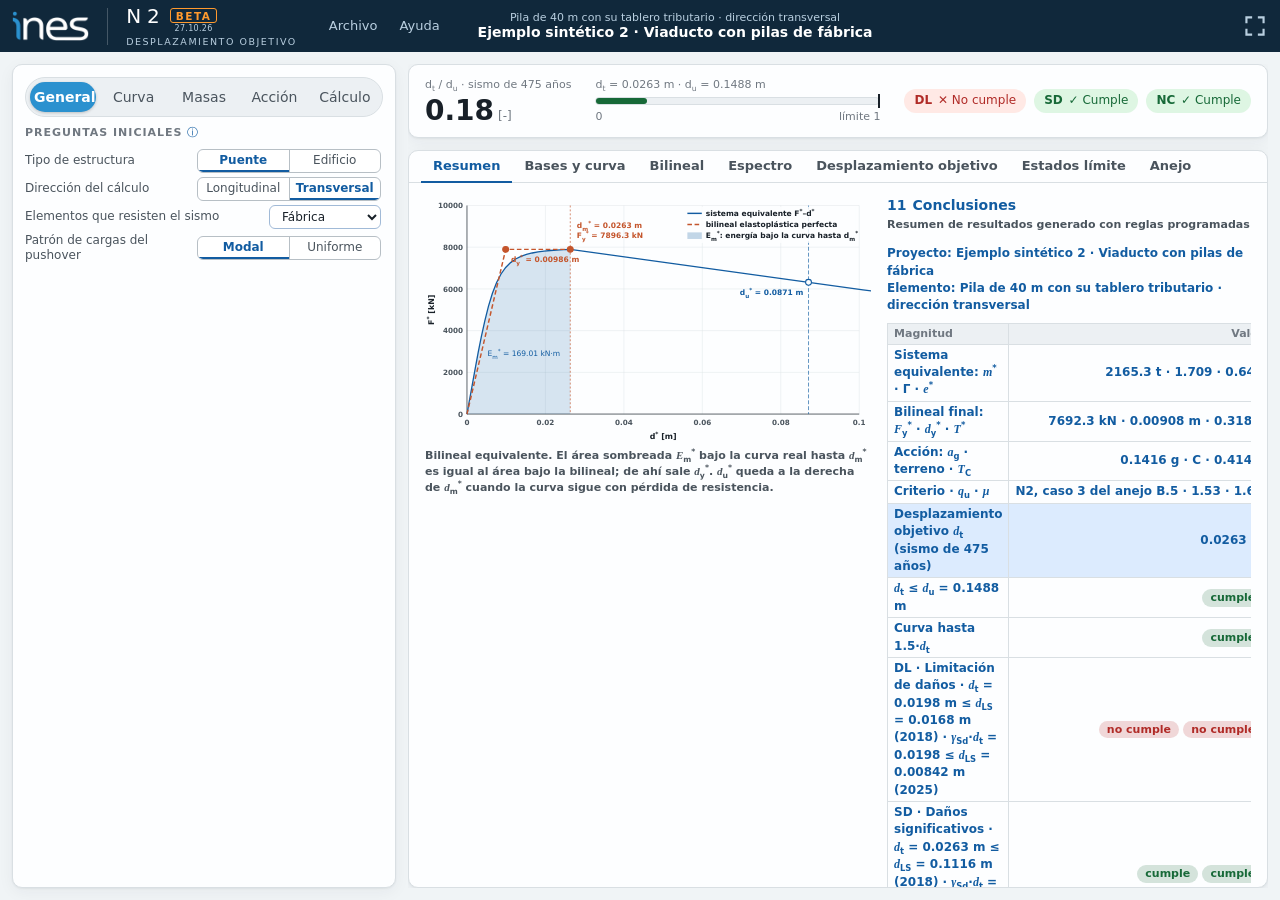
<file: n2/index.html>
<!doctype html><html lang="es"><head><meta charset="utf-8"><meta name="viewport" content="width=device-width, initial-scale=1">
<title>Método N2</title>
<style>
/* Tokens de la guía de diseño (bombaikos/guia-de-diseno). Marca Ines: banda marino. Layout: panel de datos fijo a la izquierda + memoria de cálculo por pasos a la derecha; una columna en móvil */
:root {
  --suelo: oklch(96.4% 0.005 240); --hoja: oklch(99.6% 0.002 240); --hundido: oklch(95.2% 0.006 240);
  --campo: oklch(100% 0 0); --campo-borde: oklch(78% 0.05 252);
  --nota: oklch(94.8% 0.014 78); --nota-borde: oklch(85.5% 0.024 75);
  --tinta: oklch(24% 0.02 248); --tinta-2: oklch(44% 0.02 248); --tinta-3: oklch(57% 0.016 248);
  --linea: oklch(90% 0.008 240); --linea-fuerte: oklch(80% 0.012 240);
  --acento: oklch(47% 0.13 252); --acento-suave: oklch(93.5% 0.03 252);
  --serie-v: oklch(52% 0.11 125);
  --hormigon: oklch(90% 0.006 85); --hormigon-borde: oklch(60% 0.01 85);
  --acero: oklch(30% 0.012 250);
  --ok: oklch(46% 0.11 152); --ok-fondo: oklch(95% 0.035 152);
  --no: oklch(50% 0.17 27); --no-fondo: oklch(95.5% 0.03 27);
  --atencion: oklch(50% 0.1 70); --atencion-fondo: oklch(96% 0.04 85);
  --sombra: 0 1px 2px oklch(30% 0.02 250 / .06), 0 4px 16px oklch(30% 0.02 250 / .05);
  --f: system-ui, 'Segoe UI Variable Text', 'Segoe UI', -apple-system, Roboto, 'Helvetica Neue', Arial, sans-serif;
  --t-xs: 11px; --t-s: 12px; --t-m: 14px; --t-xxl: 28px;
  --e2: 8px; --e3: 12px; --e4: 16px; --e5: 24px;
  --r-panel: 10px; --r-campo: 6px; --r-chip: 4px;
  --alto-campo: 24px; --hueco-campos: 4px;
  --banda: #10283b; --banda-tinta: #ffffff; --banda-tinta-2: #b9cfe0; --banda-linea: rgb(255 255 255 / .22);
}
@media screen and (prefers-color-scheme: dark) {
  :root {
    --suelo: oklch(17% 0.012 245); --hoja: oklch(21% 0.014 245); --hundido: oklch(18.5% 0.012 245); --campo: oklch(15.5% 0.02 250); --campo-borde: oklch(46% 0.06 252); --nota: oklch(25.5% 0.014 72); --nota-borde: oklch(36% 0.022 70);
    --tinta: oklch(93% 0.008 240); --tinta-2: oklch(78% 0.012 240); --tinta-3: oklch(66% 0.014 240);
    --linea: oklch(29% 0.014 245); --linea-fuerte: oklch(38% 0.016 245);
    --acento: oklch(74% 0.11 250); --acento-suave: oklch(30% 0.05 252); --serie-v: oklch(76% 0.11 125);
    --hormigon: oklch(33% 0.008 85); --hormigon-borde: oklch(58% 0.01 85); --acero: oklch(88% 0.008 250);
    --ok: oklch(76% 0.13 152); --ok-fondo: oklch(29% 0.05 152); --no: oklch(74% 0.14 27); --no-fondo: oklch(30% 0.06 27);
    --atencion: oklch(80% 0.11 80); --atencion-fondo: oklch(30% 0.05 80); --sombra: 0 1px 2px oklch(0% 0 0 / .3);
    --banda: #0c1e2c; color-scheme: dark;
  }
}
:root{
  /* nombres antiguos de la app → tokens de la guía; colores propios de las figuras */
  --bg:var(--suelo); --paper:var(--hoja); --ink:var(--tinta); --muted:var(--tinta-2); --line:var(--linea); --soft:var(--hundido);
  --accent:var(--acento); --accent-soft:var(--acento-suave); --brand:var(--acento); --band:var(--banda); --bad:var(--no); --amber:var(--atencion);
  --coral:#c4552c; --violet:#6b62c9; --sky:#2a9d6f; --pier:#d6d3c9; --pier-line:#6d6a62;
  --f-ui:var(--f); --f-math:"STIX Two Text","Cambria Math","Times New Roman",serif; --f-mono:var(--f);
}
@media (prefers-color-scheme:dark){:root{--coral:#ee8a62; --violet:#a39cf0; --sky:#5fd1a0; --pier:#4a4943; --pier-line:#a6a398}}
*{box-sizing:border-box}
.tip{position:relative;display:inline-block;margin-left:4px;color:var(--accent);cursor:help;font-size:.8rem;outline:none}
.tip .tipbox{display:none;position:fixed;z-index:20;width:270px;padding:8px 10px;background:var(--paper);color:var(--ink);border:1px solid var(--line, #dcdad3);border-radius:6px;box-shadow:0 4px 14px rgba(0,0,0,.18);font-size:.78rem;line-height:1.4;text-align:left;white-space:normal;box-sizing:border-box}
.tip:hover .tipbox,.tip:focus .tipbox,.tip:focus-within .tipbox{display:block}
.tip table{border-collapse:collapse;width:100%;margin-top:4px}.tip td{padding:1px 4px;border-top:1px solid var(--line, #dcdad3);text-align:left;vertical-align:top;white-space:normal}
input,select{font:inherit;font-size:var(--t-s);width:100%;height:var(--alto-campo);padding:0 var(--e2);border:1px solid var(--campo-borde);border-radius:var(--r-campo);background:var(--campo);color:var(--tinta);font-variant-numeric:tabular-nums}
input:focus,select:focus{outline:2px solid var(--accent);outline-offset:0}
.hint{font-size:.76rem;color:var(--muted);margin:2px 0 6px}
section h2{font-size:1.18rem;margin:0 0 2px;font-weight:600;text-wrap:balance}
section h2 .n{color:var(--accent);font-family:var(--f-mono);font-weight:500;margin-right:6px}
.cite{font-size:.78rem;color:var(--muted);margin:0 0 12px}
.norms{font-size:1rem;color:var(--ink);margin:0 0 2px}
section h3{font-size:.95rem;margin:16px 0 6px;font-weight:600}
p{margin:6px 0;max-width:78ch}
.m{font-family:var(--f-math);font-size:1.06em}
.m i,i.v{font-family:var(--f-math);font-style:italic}
sub,sup{font-size:.7em;line-height:0}
.eq{font-family:var(--f-math);font-size:1.05rem;background:var(--soft);border-radius:8px;padding:8px 12px;margin:8px 0;overflow-x:auto;white-space:nowrap}
.eq .tag{float:right;font-family:var(--f-ui);font-size:.75rem;color:var(--muted);margin-left:16px}
.eq .s{color:var(--muted)}
.res{font-weight:600;color:var(--accent)}
.interp{border-left:3px solid var(--accent);background:var(--accent-soft);padding:8px 12px;margin:10px 0;border-radius:0;font-size:.92rem}
.warn{border-left:3px solid var(--amber);background:color-mix(in srgb,var(--amber) 12%,transparent);padding:8px 12px;margin:10px 0;border-radius:0;font-size:.9rem}
.tw{overflow-x:auto;margin:8px 0}
table{border-collapse:collapse;font-size:var(--t-s);min-width:100%}
th,td{padding:4px var(--e2);border-bottom:1px solid var(--line);text-align:right;white-space:nowrap;font-variant-numeric:tabular-nums}
th{font-weight:600;color:var(--tinta-3);font-size:var(--t-xs);text-align:right;background:var(--hundido);border-left:1px solid var(--line)}th:first-child{border-left:none}
td:first-child,th:first-child{text-align:left}
td.l,th.l{text-align:left;white-space:normal}
tr.tot td{font-weight:600;border-top:2px solid var(--line)}
tr.hl td{background:var(--accent-soft)}
.fig{margin:12px 0 4px}
.fig svg{width:100%;height:auto;display:block}
.fig .cap{font-size:.8rem;color:var(--muted);margin-top:4px}
.grid2{display:grid;grid-template-columns:repeat(auto-fit,minmax(300px,1fr));gap:14px}
.grid2>*{min-width:0}
.pill{display:inline-block;font-size:var(--t-xs);font-weight:600;padding:1px 8px;border-radius:999px}
.ok{background:color-mix(in srgb,var(--ok) 18%,transparent);color:var(--ok)}
.no{background:color-mix(in srgb,var(--bad) 18%,transparent);color:var(--bad)}
canvas{width:100%;height:auto;display:block;border-radius:8px}
svg text{font-family:var(--f-ui)}
svg .mt{font-family:var(--f-math);font-style:italic}
dl.gl{display:grid;grid-template-columns:max-content minmax(0,1fr);gap:4px 16px;font-size:.88rem}
dl.gl dt{font-family:var(--f-math)}
dl.gl dd{margin:0;color:var(--ink)}
@media (prefers-reduced-motion:reduce){*{scroll-behavior:auto}}

button{font:inherit;font-size:var(--t-s);min-height:30px;padding:0 var(--e3);border-radius:var(--r-campo);border:1px solid var(--linea-fuerte);background:transparent;color:var(--acento);cursor:pointer}
button:hover{background:var(--acento-suave)}button:disabled{opacity:.6;cursor:progress}
button:focus-visible{outline:2px solid var(--brand);outline-offset:2px}
#btnPrint{background:transparent;color:var(--acento)}

tr.req td{color:var(--muted);font-size:.8rem;white-space:normal;padding-top:0;border-bottom:1px solid var(--line)}
tr:has(+ tr.req) td{border-bottom:none}

/*SHELL-CSS-INI*/
/* ---- barra superior (como VLASTA) ---- */
.barra{flex:none;position:relative;min-height:52px;display:grid;grid-template-columns:minmax(max-content,1fr) minmax(0,auto) minmax(max-content,1fr);align-items:center;gap:4px 16px;padding:4px 12px;background:var(--banda);color:var(--banda-tinta)}
.barra-izq{display:flex;align-items:center;gap:4px 16px;min-width:0}
.marca{display:flex;align-items:center;flex:none}.marca .logo{height:30px;width:auto;display:block}
.sep-marca{width:1px;align-self:stretch;margin:2px 2px;background:var(--banda-linea)}
.nombre{display:flex;flex-direction:column;line-height:1;min-width:0}
.nombre .vl{font:300 20px/1 var(--f);letter-spacing:.3em;margin-right:-.3em;color:var(--banda-tinta);text-transform:uppercase}
.nombre .lema{margin-top:4px;font-size:9.5px;letter-spacing:.16em;text-transform:uppercase;color:var(--banda-tinta-2);white-space:nowrap}
.fila-vl{display:flex;align-items:baseline;gap:10px}
.ver{display:flex;flex-direction:column;align-items:stretch}
.ver-fecha{font:500 8px/1 var(--f);letter-spacing:.04em;color:var(--banda-tinta-2);text-align:center;white-space:nowrap;width:0;min-width:100%;margin-top:-1px}
.version{font:700 10.5px/1 var(--f);letter-spacing:.14em;text-transform:uppercase;color:#ff9a2e;border:1px solid #ff9a2e;border-radius:3px;padding:2px 5px 1px;transform:translateY(-3px)}
.menus{display:flex;align-items:center;gap:2px;margin-left:6px}
.menu-sup{position:relative}
.menu-boton{background:none;border:0;color:var(--banda-tinta-2);padding:5px 10px;min-height:28px;border-radius:var(--r-chip);font-size:13px;cursor:pointer}
.menu-boton:hover,.menu-boton[aria-expanded="true"]{background:rgb(255 255 255/.12);color:var(--banda-tinta)}
.vl-menu{position:absolute;z-index:40;min-width:260px;padding:4px;border:1px solid var(--linea-fuerte);border-radius:var(--r-campo);background:var(--hoja);color:var(--tinta);box-shadow:0 6px 20px oklch(30% 0.02 250/.14);display:grid;gap:1px}
.vl-menu[hidden]{display:none}
.vl-menu.menu-lista{left:0;top:calc(100% + 3px)}
.vl-menu button{display:grid;grid-template-columns:1fr auto;gap:24px;align-items:center;width:100%;min-height:28px;padding:0 8px;border:0;border-radius:var(--r-chip);background:none;color:inherit;font:inherit;font-size:13px;text-align:left;cursor:pointer}
.vl-menu button:hover,.vl-menu button:focus-visible,.menu-sub:hover>.con-sub{background:var(--acento-suave);outline:none}
.vl-menu kbd{font:inherit;font-size:var(--t-xs);color:var(--tinta-3)}
.vl-menu small{display:block;grid-column:1/-1;font-size:var(--t-xs);color:var(--tinta-3);margin-top:-2px;padding-bottom:3px}
.vl-menu .sep-menu{height:1px;margin:3px 6px;background:var(--linea)}
.menu-sub{position:relative}
.vl-menu.submenu{display:none;left:calc(100% - 2px);top:-5px;min-width:320px}
.menu-sub:hover>.submenu,.menu-sub:focus-within>.submenu,.menu-sub.abierto>.submenu{display:grid}
.vl-menu.submenu button{grid-template-columns:1fr;gap:0;padding:4px 8px}
.titulo-proy{display:flex;flex-direction:column;align-items:center;line-height:1.2;min-width:0;max-width:100%;overflow:hidden;padding:3px 12px;border:0;border-radius:var(--r-campo);background:none;color:var(--banda-tinta);cursor:pointer}
.titulo-proy:hover{background:rgb(255 255 255/.08)}
.titulo-proy .etq{font-size:var(--t-xs);color:var(--banda-tinta-2);white-space:nowrap;overflow:hidden;text-overflow:ellipsis;max-width:100%}
.titulo-proy .proy{font-size:var(--t-m);font-weight:600;white-space:nowrap;overflow:hidden;text-overflow:ellipsis;max-width:100%}
.banderas{justify-self:end;display:flex;align-items:center;gap:6px}
.pantalla-completa{padding:3px;border:0;border-radius:var(--r-chip);background:none;color:var(--banda-tinta-2);cursor:pointer;line-height:0}
.pantalla-completa:hover,.pantalla-completa:focus-visible{color:var(--banda-tinta)}
.pantalla-completa svg{width:20px;height:20px;display:block}
.solo-imp{display:none}
@media (max-width:1000px){.barra{grid-template-columns:1fr auto}.titulo-proy{grid-column:1/-1;order:5}}
@media (pointer:coarse){.menu-boton{min-height:38px;padding:6px 14px}.vl-menu button{min-height:38px}.pantalla-completa{padding:6px}}
/* Armazón de interfaz (guía de diseño): barra estilo VLASTA, datos en pestañas, veredicto y resultados en pestañas, sin scroll de página */
html,body{height:100%}
body{margin:0;padding:0;display:flex;flex-direction:column;overflow:hidden;background:var(--suelo);color:var(--tinta);font:var(--t-s)/1.45 var(--f);font-variant-numeric:tabular-nums}
:focus-visible{outline:2px solid var(--acento);outline-offset:2px}
/* ---- cuerpo: datos | resultados ---- */
.trabajo{flex:1;min-height:0;display:grid;grid-template-columns:384px minmax(0,1fr);gap:var(--e3);padding:var(--e3)}
aside#form{min-height:0;display:flex;flex-direction:column;gap:var(--e2);padding:var(--e3);background:var(--hoja);border:1px solid var(--linea);border-radius:var(--r-panel);box-shadow:var(--sombra);overflow:hidden}
main#main{min-width:0;min-height:0;display:flex;flex-direction:column;gap:var(--e3);overflow:hidden}
.panel{background:var(--hoja);border:1px solid var(--linea);border-radius:var(--r-panel);box-shadow:var(--sombra)}
/* pestañas de datos: cápsula */
.pestanas-datos{display:flex;gap:4px;padding:4px;border:1px solid var(--linea);border-radius:999px;background:var(--hundido);flex:none}
.pestanas-datos button{flex:1 1 0;min-width:0;height:30px;min-height:30px;padding:0 4px;border:0;border-radius:999px;background:none;color:var(--tinta-2);font-size:var(--t-m);font-weight:500;cursor:pointer;transition:background-color .12s,color .12s}
.pestanas-datos button:hover{background:color-mix(in oklch,var(--acento) 10%,transparent);color:var(--tinta)}
.pestanas-datos button.on{background:#2b91cf;color:#fff;font-weight:600;box-shadow:0 1px 3px #0003}
.panel-datos{display:none;flex:1;min-height:0;overflow:auto;flex-direction:column;gap:var(--e2);padding-right:2px}
.panel-datos.activo{display:flex}
.grupo{display:flex;flex-direction:column;gap:var(--hueco-campos);border:0;margin:0;padding:var(--e2) 0 0;border-top:1px solid var(--linea);min-width:0}
.grupo:first-child{border-top:0;padding-top:0}
.grupo legend{float:left;width:100%;padding:0 0 4px;font-size:var(--t-xs);font-weight:650;letter-spacing:.09em;text-transform:uppercase;color:var(--tinta-3)}
.grupo legend .ic-i{text-transform:none;letter-spacing:0;font-weight:400;color:var(--acento);cursor:help}
.campo{display:flex;align-items:center;gap:var(--e2);min-width:0;min-height:var(--alto-campo);margin:0;font-size:var(--t-s)}
.campo>label{flex:1 1 auto;min-width:0;color:var(--tinta-2);line-height:1.25}
.campo>label .u{display:none}
.campo>.caja{flex:0 0 112px;width:112px;margin-left:auto}
.campo>.seg-caja{flex:0 0 184px;width:184px;margin-left:auto}
.campo.col{flex-direction:column;align-items:stretch;gap:2px}
.campo.col>.caja,.campo.col>.seg-caja{flex:none;width:100%;margin:0}
.caja{display:flex;align-items:center;height:var(--alto-campo);background:var(--campo);border:1px solid var(--campo-borde);border-radius:var(--r-campo)}
.caja:hover{border-color:var(--acento)}
.caja:focus-within{border-color:var(--acento);box-shadow:0 0 0 3px var(--acento-suave)}
.caja input,.caja select{flex:1;min-width:0;width:auto;height:100%;border:0;background:none;padding:0 8px;outline:0;box-shadow:none;text-align:right;font:inherit;color:var(--tinta);border-radius:var(--r-campo)}
.caja input.texto,.caja select{text-align:left}
.caja .ud{padding-right:8px;color:var(--tinta-3);font-size:var(--t-xs);white-space:nowrap}
.seg{display:flex;border:1px solid var(--linea-fuerte);border-radius:var(--r-campo);overflow:hidden;height:var(--alto-campo);background:var(--campo)}
.seg button{flex:1 1 0;min-width:0;min-height:0;height:100%;padding:0 4px;border:0;border-radius:0;background:none;color:var(--tinta-2);font:inherit;white-space:nowrap;overflow:hidden;text-overflow:ellipsis;cursor:pointer}
.seg button:hover{background:var(--acento-suave)}
.seg button+button{border-left:1px solid var(--linea-fuerte)}
.seg button.on{box-shadow:inset 0 -2px 0 var(--acento);color:var(--acento);font-weight:600}
.seg.apagado button{cursor:not-allowed}
.campo.off{opacity:.5}
.campo.off .caja,.campo.off .seg{background:var(--hundido)}
.campo.off,.campo.off *{cursor:not-allowed}
.campo.off .gt-w{pointer-events:none}
.grupo:has(.gt-w){flex:1;min-height:0}
.campo.col:has(.gt-w){flex:1;min-height:0}
.grupo{min-height:0}
.campo .gt-w{flex:1;min-height:0;display:flex;flex-direction:column}
.campo .gt-w .hint{display:none}
.campo .gt-w .gt{flex:1;min-height:0;max-height:none}
.campo.col:has(.gt-w)>label{display:none}
.panel-datos .gt-bar{margin-bottom:var(--hueco-campos)}
.panel-datos .gt{max-height:none}
.campo.col:has(.gt-w.corta){flex:none}
.campo .gt-w.corta .gt{flex:none;max-height:260px}
/* ---- veredicto ---- */
.veredicto{flex:none;display:grid;grid-template-columns:auto minmax(180px,1fr) auto;align-items:center;gap:var(--e5);padding:var(--e3) var(--e4)}
.veredicto .etq{font-size:var(--t-xs);color:var(--tinta-3);margin-bottom:4px}
.cifra{font-size:var(--t-xxl);font-weight:600;line-height:1}
.cifra small{font-size:var(--t-s);font-weight:400;color:var(--tinta-3);margin-left:4px}
.medidor{position:relative;height:8px;border-radius:4px;background:var(--hundido);border:1px solid var(--linea)}
.medidor i{position:absolute;left:0;top:0;bottom:0;border-radius:4px;background:var(--ok)}
.medidor i.no{background:var(--no)}
.medidor b{position:absolute;top:-4px;bottom:-4px;right:-1px;width:2px;background:var(--tinta)}
.escala{display:flex;justify-content:space-between;font-size:var(--t-xs);color:var(--tinta-3);margin-top:4px}
.sellos{display:flex;gap:var(--e2);flex-wrap:wrap;justify-content:flex-end}
.sello{border-radius:999px;padding:3px 10px;font-size:var(--t-s);white-space:nowrap}
.sello b{font-weight:700;margin-right:2px}
.sello.ok{background:var(--ok-fondo);color:var(--ok)}.sello.no{background:var(--no-fondo);color:var(--no)}
/* ---- resultados en pestañas ---- */
.res{flex:1;min-height:0;display:flex;flex-direction:column;overflow:hidden}
.tabs{flex:none;display:flex;flex-wrap:wrap;padding:0 var(--e3);border-bottom:1px solid var(--linea)}
.tabs button{min-height:32px;height:auto;padding:0 var(--e3);border:0;border-bottom:2px solid transparent;border-radius:0;margin-bottom:-1px;background:none;color:var(--tinta-2);font:inherit;font-size:13px;cursor:pointer;white-space:nowrap}
.tabs button:hover{color:var(--tinta);background:none}
.tabs button.on{color:var(--acento);font-weight:600;border-bottom-color:var(--acento)}
.panel-res{display:none;flex:1;min-height:0;overflow:auto;padding:var(--e3) var(--e4)}
.panel-res.activo{display:block}
.vacio{color:var(--tinta-3)}
.panel-res section{background:none;border:0;border-radius:0;box-shadow:none;padding:0 0 var(--e3);margin:0 0 var(--e3);border-bottom:1px solid var(--linea);min-width:0}
.panel-res section:last-child{border-bottom:0;margin-bottom:0}
.panel-res section>h2{font-size:var(--t-m);font-weight:650;margin:0 0 2px}
.panel-res section>h2 .n{font-family:var(--f);font-weight:650;color:var(--acento);margin-right:6px}
.panel-res h3{font-size:var(--t-xs);font-weight:650;letter-spacing:.08em;text-transform:uppercase;color:var(--tinta-3);margin:var(--e3) 0 4px}
.panel-res p,.panel-res li,.panel-res td,.panel-res dd,.panel-res .interp,.panel-res .warn,.panel-res .norms{font-size:var(--t-s);line-height:1.45}
.panel-res .cite,.panel-res .cap,.panel-res .hint,.panel-res th{font-size:var(--t-xs)}
.panel-res .eq{font-size:13px;padding:4px 8px;margin:4px 0;border-radius:4px}
.panel-res .interp,.panel-res .warn{padding:4px 8px;margin:8px 0}
.panel-res dl.gl{font-size:var(--t-s)}
.panel-res table{font-size:var(--t-s)}
.panel-res th,.panel-res td{border:1px solid var(--linea);padding:2px 6px}
.panel-res .tw{border:0}
.panel-res .fig{margin:var(--e2) 0 4px}
.panel-res .fig svg{width:auto;max-width:100%;max-height:min(520px,60vh);margin:0 auto}
.panel-res.resumen.activo{display:grid;grid-template-columns:minmax(300px,54%) minmax(0,1fr);gap:var(--e4);align-items:start}
.panel-res.resumen .fig-resumen{position:sticky;top:0;margin:0}
.panel-res.resumen .fig-resumen svg{max-height:min(560px,64vh)}
.panel-res.resumen section{grid-column:2}
.panel-res.resumen .grid2{grid-template-columns:minmax(0,1fr)}
.panel-res.resumen .grid2 .tw{margin:0 0 var(--e2)}
/* ---- diálogos y aviso ---- */
dialog.vl-dlg{width:min(440px,calc(100vw - 32px));padding:0;border:1px solid var(--linea-fuerte);border-radius:var(--r-panel);background:var(--hoja);color:var(--tinta);box-shadow:0 20px 50px rgb(0 0 0/.3)}
dialog.vl-dlg.ancho{width:min(640px,calc(100vw - 32px))}
dialog.vl-dlg::backdrop{background:rgb(6 19 31/.55)}
dialog.vl-dlg header{padding:var(--e3) var(--e4);border-bottom:1px solid var(--linea)}
dialog.vl-dlg h3{margin:0;font-size:var(--t-m)}
dialog.vl-dlg .cuerpo{padding:var(--e3) var(--e4);display:flex;flex-direction:column;gap:var(--e2);max-height:min(60vh,520px);overflow:auto}
dialog.vl-dlg .cuerpo h4{margin:var(--e2) 0 0;font-size:var(--t-xs);letter-spacing:.09em;text-transform:uppercase;color:var(--tinta-3)}
dialog.vl-dlg .cuerpo p{margin:0;max-width:none}
dialog.vl-dlg footer{padding:var(--e2) var(--e4);border-top:1px solid var(--linea);display:flex;justify-content:flex-end}
.aviso-flot{position:fixed;right:16px;bottom:16px;z-index:60;max-width:420px;padding:8px 12px;border-radius:var(--r-campo);background:var(--banda);color:#fff;font-size:var(--t-s);box-shadow:var(--sombra);opacity:0;pointer-events:none;transition:opacity .2s}
.aviso-flot.v{opacity:1}
button{font:inherit;font-size:var(--t-s)}
@media (prefers-reduced-motion:reduce){*{transition:none!important;scroll-behavior:auto}}
@media (prefers-contrast:more){:root{--linea:#6b7780;--linea-fuerte:#35414a;--tinta-2:#303b43;--tinta-3:#465159}}
@media (forced-colors:active){.pestanas-datos button.on,.seg button.on,.tabs button.on{border:2px solid Highlight}}
/* ---- pantallas estrechas: una columna con scroll normal (respaldo) ---- */
@media (max-width:1180px){.panel-res.resumen.activo{grid-template-columns:minmax(0,1fr)}.panel-res.resumen section{grid-column:1}.panel-res.resumen .fig-resumen{position:static}.panel-res.resumen .fig-resumen svg{max-height:300px}.sellos .sello{padding:2px 8px}.trabajo{grid-template-columns:344px minmax(0,1fr)}.campo>.seg-caja{flex-basis:168px;width:168px}.campo>.caja{flex-basis:100px;width:100px}}
@media (max-width:900px){
  body{overflow:auto;height:auto}
  .trabajo{grid-template-columns:minmax(0,1fr)}
  aside#form,main#main{overflow:visible}.panel-datos,.panel-res{overflow:visible}.res{overflow:visible}
  .veredicto{grid-template-columns:1fr}.sellos{justify-content:flex-start}
}
/* ---- impresión: la memoria completa, sin barra ni pestañas ---- */
@media print{
  body{display:block;overflow:visible;height:auto;background:#fff}
  .barra .barra-izq,.barra .titulo-proy,.banderas{display:none}
  .barra{display:block;min-height:0;padding:6px 10px;-webkit-print-color-adjust:exact;print-color-adjust:exact;border-radius:var(--r-campo)}
  .solo-imp{display:flex;gap:12px;align-items:baseline}
  aside#form,.tabs,.fig-resumen,.aviso-flot{display:none}
  .trabajo{display:block;padding:0}main#main{display:block;overflow:visible}
  .res{overflow:visible;border:0;box-shadow:none}.panel-res{display:block!important;overflow:visible;padding:0}
  .panel{box-shadow:none}.veredicto{break-inside:avoid}.panel-res .fig{break-inside:avoid}
}

/*SHELL-CSS-FIN*/

textarea{font-family:var(--f-mono);font-size:.8rem;width:100%;padding:5px 6px;border:1px solid var(--campo-borde);border-radius:var(--r-campo);background:var(--campo);color:var(--tinta);resize:vertical;line-height:1.35;white-space:pre;overflow-x:auto}
textarea:focus{outline:2px solid var(--accent);outline-offset:0}
input[type=file]{font-family:var(--f-ui);font-size:.78rem;padding:2px;border:none}
button.ghost{background:transparent;color:var(--accent)}
section ul,section ol{margin:6px 0;padding-left:22px;max-width:78ch}
section li{margin:3px 0}
.tw{max-height:none}
span.pill{white-space:nowrap}
.gt-bar{display:flex;gap:var(--e2);justify-content:flex-end;margin-bottom:var(--hueco-campos)}
button.sm{min-height:22px;font-size:var(--t-xs);padding:0 var(--e2)}
.gt{max-height:260px;overflow:auto;border:1px solid var(--line);border-radius:var(--r-campo);margin:0}
.gt table{min-width:0;width:100%;border-collapse:collapse}
.gt th{position:sticky;top:0;text-align:left;padding:4px var(--e2)}
.gt td{padding:0;border-bottom:1px solid var(--line);border-left:1px solid var(--line)}
.gt td:first-child{border-left:none}
.gt td input{border:none;border-radius:0;background:var(--campo);height:var(--alto-campo);text-align:right}
.gt td input:focus{outline:2px solid var(--acento);outline-offset:-2px}
@media print{button,input[type=file],.gt-bar{display:none}}
</style>
<header id="barra"></header>
<div class="trabajo"><aside id="form" aria-label="Datos"></aside><main id="main"></main></div>
<script>
/* Armazón de interfaz compartido por las apps (guía de diseño, §2.3 y §3): barra superior estilo VLASTA con menús Archivo y Ayuda,
   datos en pestañas-cápsula, tarjeta de veredicto y resultados en pestañas, sin scroll de la página.
   No toca el motor de cálculo: reorganiza el DOM que ya generan buildForm() y render(), y conserva los ids de todos los campos.
   Cada app llama a Shell.init(cfg) antes de buildForm(), a Shell.organizarDatos() al final de buildForm(),
   a Shell.despuesDeRender(R) al final de run() y a Shell.fijarInicial() cuando ya hay datos de partida. */
const Shell = (() => {
  const LOGO = '[data-uri]';
  const ICONO_PC = '<svg viewBox="0 0 14 14" aria-hidden="true"><path d="M1 5V1h4M9 1h4v4M13 9v4H9M5 13H1V9" fill="none" stroke="currentColor" stroke-width="1.5"/></svg>';
  const $ = (s, r = document) => r.querySelector(s), $$ = (s, r = document) => [...r.querySelectorAll(s)];
  let C = null, INICIAL = null;
  const E = { datos: 0, res: 0, scroll: {} };            // estado de la interfaz que sobrevive a cada recálculo
  const clave = () => 'ines-ui-' + C.id;
  const guardarVista = () => { try { localStorage.setItem(clave(), JSON.stringify({ datos: E.datos, res: E.res })); } catch (e) {} };
  const leerVista = () => { try { const v = JSON.parse(localStorage.getItem(clave()) || '{}'); if (Number.isInteger(v.datos)) E.datos = v.datos; if (Number.isInteger(v.res)) E.res = v.res; } catch (e) {} };
  const plano = h => { const d = document.createElement('div'); d.innerHTML = h; return d.textContent.trim(); };

  // ---------- barra superior
  function cabecera() {
    const b = $('#barra');
    b.className = 'barra';
    b.innerHTML = `
      <div class="barra-izq">
        <a class="marca" href="${C.inicio}" title="Menú de aplicaciones" aria-label="Menú de aplicaciones"><img class="logo" src="${LOGO}" alt="Ines"></a>
        <span class="sep-marca" aria-hidden="true"></span>
        <div class="nombre"><span class="fila-vl"><span class="vl">${C.nombre}</span><span class="ver"><span class="version">Beta</span><span class="ver-fecha" title="Fecha de esta versión [dd.mm.aa]">${C.fecha}</span></span></span><span class="lema">${C.lema}</span></div>
        <nav class="menus" id="menus" aria-label="Menú principal">
          <div class="menu-sup"><button type="button" class="menu-boton" aria-haspopup="menu" aria-expanded="false">Archivo</button><div class="vl-menu menu-lista" role="menu" hidden id="m-archivo"></div></div>
          <div class="menu-sup"><button type="button" class="menu-boton" aria-haspopup="menu" aria-expanded="false">Ayuda</button><div class="vl-menu menu-lista" role="menu" hidden id="m-ayuda"></div></div>
        </nav>
      </div>
      <button type="button" class="titulo-proy" id="titulo-proy" title="Propiedades del proyecto"><span class="etq" id="elemLine"></span><span class="proy" id="projTitle"></span></button>
      <div class="banderas"><button type="button" class="pantalla-completa" id="pantalla-completa" aria-label="Pantalla completa" title="Pantalla completa (F11)">${ICONO_PC}</button></div>
      <div class="solo-imp cab-imp"><b>${C.nombre} · ${C.lema}</b><span id="fecha-imp"></span></div>`;
    const item = (acc, txt, kbd = '', tit = '') => `<button type="button" role="menuitem" data-acc="${acc}"${tit ? ` title="${tit}"` : ''}><span>${txt}</span><kbd>${kbd}</kbd></button>`;
    const sep = '<div class="sep-menu" role="separator"></div>';
    const ej = C.ejemplos && C.ejemplos.length ? `${sep}<div class="menu-sub"><button type="button" role="menuitem" aria-haspopup="menu" class="con-sub"><span>Ejemplos</span><kbd>▸</kbd></button><div class="vl-menu submenu" role="menu">${C.ejemplos.map(([k, t, d]) => `<button type="button" role="menuitem" data-ej="${k}"><span>${t}</span><small>${d || ''}</small></button>`).join('')}</div></div>` : '';
    $('#m-archivo').innerHTML = item('nuevo', 'Nuevo', '', 'Vuelve a los datos de partida') + item('abrir', 'Abrir… [.json]', 'Ctrl+O', 'Abrir un proyecto .json de esta aplicación (también se puede arrastrar)') + item('guardar', 'Guardar [.json]', 'Ctrl+S', 'Guardar los datos del proyecto en un archivo') + ej
      + (C.importar ? sep + item('importar', C.importar.txt, '', C.importar.tit) : '') + sep + item('propiedades', 'Propiedades del proyecto…') + sep
      + item('docx', 'Descargar informe Word') + (C.csv ? item('csv', C.csv) : '') + item('imprimir', 'Imprimir…', 'Ctrl+P', 'La memoria completa, de principio a fin') + sep + item('menu', 'Menú de aplicaciones');
    $('#m-ayuda').innerHTML = item('ayuda', 'Ayuda de ' + C.nombre + '…', 'F1') + sep + item('acerca', 'Acerca de…');
    iniciarMenus();
    $('#titulo-proy').onclick = () => $('#dlg-prop').showModal();
    iniciarPantallaCompleta();
  }
  function iniciarMenus() {
    const sup = $$('.menu-sup'), cerrar = () => sup.forEach(m => { $('.menu-lista', m).hidden = true; $('.menu-boton', m).setAttribute('aria-expanded', 'false'); $$('.menu-sub', m).forEach(s => s.classList.remove('abierto')); });
    const abrir = m => { cerrar(); $('.menu-lista', m).hidden = false; $('.menu-boton', m).setAttribute('aria-expanded', 'true'); };
    const hayAbierto = () => sup.some(m => !$('.menu-lista', m).hidden);
    sup.forEach(m => {
      const bt = $('.menu-boton', m);
      bt.onclick = e => { e.stopPropagation(); $('.menu-lista', m).hidden ? abrir(m) : cerrar(); };
      bt.onpointerenter = e => { if (e.pointerType === 'mouse' && hayAbierto() && $('.menu-lista', m).hidden) abrir(m); };
    });
    $$('.menu-sub .con-sub').forEach(b => { b.onclick = e => { e.stopPropagation(); b.parentElement.classList.toggle('abierto'); }; });
    document.addEventListener('click', e => { if (!e.target.closest('.menu-sup')) cerrar(); });
    document.addEventListener('keydown', e => { if (e.key === 'Escape') cerrar(); });
    $('#menus').addEventListener('click', e => {
      const b = e.target.closest('[data-acc],[data-ej]'); if (!b) return;
      cerrar(); if (b.dataset.ej) return C.ejemplo(b.dataset.ej);
      acciones[b.dataset.acc] && acciones[b.dataset.acc]();
    });
  }
  function iniciarPantallaCompleta() {
    const b = $('#pantalla-completa'), d = document.documentElement, on = () => !!document.fullscreenElement;
    if (!d.requestFullscreen) { b.hidden = true; return; }
    b.onclick = () => { try { on() ? document.exitFullscreen() : d.requestFullscreen(); } catch (e) {} };
    document.addEventListener('fullscreenchange', () => { const t = on() ? 'Salir de pantalla completa' : 'Pantalla completa'; b.setAttribute('aria-label', t); b.title = t + ' (F11)'; });
  }

  // ---------- archivo (.json), diálogos, atajos
  const aviso = t => { const e = $('#repStatus'); if (!e) return; e.textContent = t; e.classList.add('v'); clearTimeout(aviso.t); aviso.t = setTimeout(() => e.classList.remove('v'), 3500); };
  const campos = () => $$('#form [id], #dlg-prop [id], #legado [id]').filter(e => /^(INPUT|SELECT|TEXTAREA)$/.test(e.tagName) && e.type !== 'file' && e.type !== 'button' && !/^(exSel)$/.test(e.id) && !e.closest('.gt-w'));
  function datosActuales() { const d = {}; campos().forEach(e => d[e.id] = e.value); return { formato: C.formato, version: 1, guardado: new Date().toISOString(), datos: d }; }
  function aplicar(d) {
    if (C.antesDeAplicar) C.antesDeAplicar(d);
    Object.entries(d).forEach(([id, v]) => { const e = document.getElementById(id); if (e && e.type !== 'file') e.value = v; });
    C.refrescar(); aviso('Datos abiertos');
  }
  function guardar() {
    const o = datosActuales(), nombre = ((o.datos.proj || C.id).normalize('NFD').replace(/[\u0300-\u036f]/g, '').replace(/[^A-Za-z0-9_-]+/g, '_').slice(0, 60) || C.id) + '.json';
    const a = document.createElement('a'); a.href = URL.createObjectURL(new Blob([JSON.stringify(o, null, 2)], { type: 'application/json' })); a.download = nombre;
    document.body.appendChild(a); a.click(); a.remove(); setTimeout(() => URL.revokeObjectURL(a.href), 2000); aviso('Datos guardados en ' + nombre);
  }
  function abrirArchivo(f) {
    const r = new FileReader();
    r.onload = () => { try { const o = JSON.parse(r.result); if (!o || o.formato !== C.formato || typeof o.datos !== 'object') throw new Error('no es un proyecto de ' + C.nombre); aplicar(o.datos); } catch (e) { aviso('No se ha podido abrir: ' + e.message); } };
    r.readAsText(f);
  }
  const acciones = {
    nuevo() { if (INICIAL) aplicar(INICIAL); aviso('Proyecto nuevo'); },
    abrir() { $('#f-abrir').click(); },
    guardar,
    importar() { C.importar.accion(); },
    propiedades() { $('#dlg-prop').showModal(); },
    docx() { document.getElementById('btnDocx').click(); },
    csv() { const b = document.getElementById('btnCsv'); b && b.click(); },
    imprimir() { try { window.print(); } catch (e) {} },
    menu() { location.href = C.inicio; },
    ayuda() { $('#dlg-ayuda').showModal(); },
    acerca() { $('#dlg-acerca').showModal(); },
  };
  function dialogos() {
    const d = document.createElement('div');
    d.innerHTML = `
      <input type="file" id="f-abrir" accept=".json,application/json" hidden>
      <dialog class="vl-dlg" id="dlg-prop"><form method="dialog"><header><h3>Propiedades del proyecto</h3></header><div class="cuerpo" id="dlg-prop-cuerpo"></div><footer><button value="ok" class="primario">Cerrar</button></footer></form></dialog>
      <dialog class="vl-dlg ancho" id="dlg-ayuda"><form method="dialog"><header><h3>Ayuda de ${C.nombre}</h3></header><div class="cuerpo">${C.ayuda}</div><footer><button value="ok" class="primario">Cerrar</button></footer></form></dialog>
      <dialog class="vl-dlg" id="dlg-acerca"><form method="dialog"><header><h3>${C.nombre} · ${C.lema}</h3></header><div class="cuerpo">${C.acerca}<p>Versión ${C.fecha}. Aplicación autónoma en un solo archivo HTML: no envía datos a ningún servidor; los proyectos se guardan en archivos .json.</p></div><footer><button value="ok" class="primario">Cerrar</button></footer></form></dialog>
      <div id="repStatus" class="aviso-flot" role="status" aria-live="polite"></div>`;
    [...d.children].forEach(n => document.body.appendChild(n));
    $('#f-abrir').onchange = e => { if (e.target.files[0]) abrirArchivo(e.target.files[0]); e.target.value = ''; };
    $$('dialog.vl-dlg').forEach(x => x.addEventListener('click', e => { if (e.target === x) x.close(); }));
    document.body.addEventListener('dragover', e => e.preventDefault());
    document.body.addEventListener('drop', e => { e.preventDefault(); const f = e.dataTransfer.files[0]; if (f) abrirArchivo(f); });
    document.addEventListener('keydown', e => {
      if (e.key === 'F1') { e.preventDefault(); acciones.ayuda(); return; }
      if (!(e.ctrlKey || e.metaKey) || e.shiftKey || e.altKey) return;
      const k = e.key.toLowerCase();
      if (k === 's') { e.preventDefault(); guardar(); } else if (k === 'o') { e.preventDefault(); acciones.abrir(); } else if (k === 'p') { e.preventDefault(); acciones.imprimir(); }
    });
    // Al entrar en un campo se selecciona su contenido; Enter pasa al siguiente
    document.addEventListener('focusin', e => { if (e.target.matches('.caja input')) e.target.select(); });
    document.addEventListener('keydown', e => {
      if (e.key !== 'Enter' || !e.target.matches('.caja input')) return; e.preventDefault();
      const l = $$('.panel-datos.activo .caja input:not(:disabled)'), i = l.indexOf(e.target); if (l[i + 1]) l[i + 1].focus();
    });
    window.addEventListener('beforeprint', () => { const f = $('#fecha-imp'); if (f) f.textContent = new Date().toLocaleDateString('es-ES'); });
  }

  // ---------- datos en pestañas
  function corto(sel, o) {
    const m = C.corto && C.corto[sel.id]; if (m && m[o.value]) return m[o.value];
    return o.textContent.split(/ · | \(/)[0];
  }
  function segDe(sel) {
    const w = document.createElement('div'); w.className = 'seg-caja';
    const seg = document.createElement('div'); seg.className = 'seg'; seg.setAttribute('role', 'radiogroup');
    seg.setAttribute('aria-label', plano($('label[for="' + sel.id + '"]') ? $('label[for="' + sel.id + '"]').innerHTML : sel.id));
    seg.onclick = e => { const b = e.target.closest('button'); if (!b) return; sel.value = b.dataset.v; sel.dispatchEvent(new Event('input', { bubbles: true })); sincronizarSeg(); };
    sel.hidden = true; w.appendChild(sel); w.appendChild(seg); return w;
  }
  function sincronizarSeg() {
    $$('#form select').forEach(sel => {
      const seg = sel.parentElement && $('.seg', sel.parentElement); if (!seg) return;
      const firma = [...sel.options].map(o => o.value + '|' + o.textContent).join('§');
      if (seg.dataset.firma !== firma) {
        seg.dataset.firma = firma; seg.innerHTML = '';
        [...sel.options].forEach(o => { const b = document.createElement('button'); b.type = 'button'; b.setAttribute('role', 'radio'); b.dataset.v = o.value; b.textContent = corto(sel, o); b.title = o.textContent; seg.appendChild(b); });
      }
      $$('button', seg).forEach(b => { const on = b.dataset.v === sel.value; b.setAttribute('aria-checked', on); b.classList.toggle('on', on); });
      seg.classList.toggle('apagado', sel.disabled);
      $$('button', seg).forEach(b => b.disabled = sel.disabled);
    });
  }
  function campo(f) {
    f.removeAttribute('style'); f.className = 'campo';
    const lab = $('label', f), ctl = $('input,select,textarea', f), gt = $('.gt-w', f);
    if (!lab) return;
    if (gt || (ctl && ctl.tagName === 'TEXTAREA')) { f.classList.add('col'); return; }
    if (!ctl) return;
    if (ctl.type === 'file') return;
    const u = $('.u', lab); let ud = ''; if (u) { ud = u.textContent.replace(/^\[|\]$/g, '').replace(/^—$/, ''); u.remove(); }
    if (ctl.tagName === 'SELECT') {
      if (ctl.options.length <= C.maxSeg && !(C.sinSeg || []).includes(ctl.id)) { f.appendChild(segDe(ctl)); return; }
      const c = document.createElement('div'); c.className = 'caja'; c.appendChild(ctl); f.appendChild(c); return;
    }
    const c = document.createElement('div'); c.className = 'caja'; ctl.removeAttribute('style');
    if (ctl.type === 'text') ctl.classList.add('texto');
    c.appendChild(ctl); if (ud) { const s = document.createElement('span'); s.className = 'ud'; s.textContent = ud; c.appendChild(s); } f.appendChild(c);
    if (ctl.type === 'text' && ['proj', 'elem'].includes(ctl.id)) f.classList.add('col');
  }
  function organizarDatos() {
    const form = $('#form'); if (!form || form.dataset.v) return; form.dataset.v = '1';
    // contenedor oculto: lo que ya no se muestra (botones de informe, selector de ejemplos…) sigue existiendo con sus ids y sus escuchadores
    const legado = document.createElement('div'); legado.id = 'legado'; legado.hidden = true; document.body.appendChild(legado);
    const grupos = []; let g = null;
    [...form.children].forEach(n => {
      if (n.tagName === 'H2') { g = { t: n.textContent.replace(/^Paso 1 · /, '').trim(), nodos: [] }; grupos.push(g); n.remove(); }
      else if (g) g.nodos.push(n);
    });
    const porTitulo = {}; grupos.forEach(x => porTitulo[x.t] = x);
    form.innerHTML = '';
    const caps = document.createElement('div'); caps.className = 'pestanas-datos'; caps.setAttribute('role', 'tablist'); form.appendChild(caps);
    const usados = new Set(), cuerpo = $('#dlg-prop-cuerpo');
    C.tabsDatos.forEach(([titulo, lista], i) => {
      const b = document.createElement('button'); b.type = 'button'; b.setAttribute('role', 'tab'); b.textContent = titulo; b.dataset.i = i; caps.appendChild(b);
      const p = document.createElement('div'); p.className = 'panel-datos'; p.setAttribute('role', 'tabpanel'); p.dataset.i = i; form.appendChild(p);
      lista.forEach(t => {
        const x = porTitulo[t]; if (!x) return; usados.add(t);
        const fs = document.createElement('fieldset'); fs.className = 'grupo'; const lg = document.createElement('legend'); lg.textContent = t; fs.appendChild(lg); p.appendChild(fs);
        const ayudas = [], lista2 = x.nodos.flatMap(n => (n.classList && n.classList.contains('q')) ? [...n.childNodes] : [n]);   // .q: recuadro de las preguntas iniciales, se desenvuelve
        lista2.forEach(n => {
          if (n.classList && n.classList.contains('hint')) { ayudas.push(plano(n.innerHTML)); return; }
          if (n.nodeType === 1) fs.appendChild(n);
        });
        if (ayudas.length) { lg.title = ayudas.join(' '); lg.classList.add('con-i'); lg.insertAdjacentHTML('beforeend', ' <span class="ic-i" aria-hidden="true">ⓘ</span>'); }
        $$('.fld', fs).forEach(f => { if ($('input[type=file]', f)) legado.appendChild(f); });   // el selector de archivo vive en Archivo › Importar
        $$('.fld', fs).forEach(campo);
        $$('.campo:has(.gt-w)', fs).forEach(f => fs.appendChild(f));                                  // las tablas van al final del grupo y ocupan el resto del alto
        // las propiedades del proyecto no ocupan sitio en las pestañas: van a su diálogo
        $$('.campo', fs).filter(f => $('#proj', f) || $('#elem', f)).forEach(f => cuerpo.appendChild(f));
        if (!$$('.campo, .gt-w', fs).length && !fs.querySelector('button')) fs.remove();
      });
    });
    grupos.filter(x => !usados.has(x.t)).forEach(x => x.nodos.forEach(n => legado.appendChild(n)));
    $$('.campo', legado).forEach(() => {});
    // el título del proyecto se edita en Propiedades: los dos campos conservan su id
    $$('.fld', legado).forEach(campo);
    $$('.gt-w').forEach(w => { w.title = 'Pega desde Excel en cualquier celda (se acepta la coma decimal)'; });
    const activar = i => {
      E.datos = i; guardarVista();
      $$('.pestanas-datos button').forEach(x => { const on = +x.dataset.i === i; x.setAttribute('aria-selected', on); x.classList.toggle('on', on); });
      $$('.panel-datos').forEach(x => x.classList.toggle('activo', +x.dataset.i === i));
    };
    caps.onclick = e => { const b = e.target.closest('button'); if (b) activar(+b.dataset.i); };
    activar(E.datos < C.tabsDatos.length ? E.datos : 0);
    sincronizarSeg();
  }

  // ---------- resultados en pestañas
  function veredicto(R) {
    const v = C.veredicto && C.veredicto(R); if (!v) return '';
    const frac = Math.max(0, Math.min(1, v.frac));
    return `<section class="panel veredicto"><div><div class="etq">${v.rotulo}</div><div class="cifra">${v.cifra}<small>${v.unidad || ''}</small></div></div>
      <div><div class="etq">${v.nota}</div><div class="medidor" role="img" aria-label="${v.aria || ''}"><i class="${v.ok === false ? 'no' : ''}" style="width:${(frac * 100).toFixed(1)}%"></i><b></b></div><div class="escala"><span>0</span><span>${v.limite || 'límite 1'}</span></div></div>
      <div class="sellos">${v.sellos.map(s => `<span class="sello ${s.ok ? 'ok' : 'no'}" title="${s.tit || ''}"><b>${s.k}</b> ${s.ok ? '✓ Cumple' : '✕ No cumple'}</span>`).join('')}</div></section>`;
  }
  function organizarResultados(R) {
    const main = $('#main'); if (!main) return;
    const prev = $('.panel-res.activo'); if (prev) E.scroll[E.res] = prev.scrollTop;
    const secs = $$(':scope > section', main);
    secs.forEach((s, i) => { s.dataset.orden = i; });
    const tabs = C.tabsRes, paneles = tabs.map(() => document.createElement('div'));
    paneles.forEach((p, i) => { p.className = 'panel-res'; p.setAttribute('role', 'tabpanel'); p.dataset.i = i; });
    const destino = s => { const id = (s.id || '').replace(/^p/, ''); const i = tabs.findIndex(t => t[1].includes(id)); return i < 0 ? 0 : i; };
    // la ficha de resumen: una copia de la figura principal junto a las conclusiones
    const figOrigen = C.resumenFig && secs.find(s => s.id === 'p' + C.resumenFig);
    secs.forEach(s => paneles[destino(s)].appendChild(s));
    const fig = figOrigen && $('.fig', figOrigen);
    if (fig) { const c = fig.cloneNode(true); c.classList.add('fig-resumen'); $$('[id]', c).forEach(x => x.removeAttribute('id')); paneles[0].insertBefore(c, paneles[0].firstChild); paneles[0].classList.add('resumen'); }
    paneles.forEach((p, i) => { if (!p.children.length) p.innerHTML = '<p class="vacio">Sin contenido con los datos actuales.</p>'; });
    const nav = document.createElement('div'); nav.className = 'tabs'; nav.setAttribute('role', 'tablist');
    tabs.forEach(([t], i) => { const b = document.createElement('button'); b.type = 'button'; b.setAttribute('role', 'tab'); b.dataset.i = i; b.textContent = t; nav.appendChild(b); });
    const caja = document.createElement('section'); caja.className = 'panel res'; caja.appendChild(nav); paneles.forEach(p => caja.appendChild(p));
    const activar = i => {
      E.res = i; guardarVista();
      $$('button', nav).forEach(x => { const on = +x.dataset.i === i; x.setAttribute('aria-selected', on); x.classList.toggle('on', on); });
      paneles.forEach(x => x.classList.toggle('activo', +x.dataset.i === i));
      if (paneles[i]) paneles[i].scrollTop = E.scroll[i] || 0;
    };
    nav.onclick = e => { const b = e.target.closest('button'); if (b) { E.scroll[E.res] = $('.panel-res.activo').scrollTop; activar(+b.dataset.i); } };
    main.innerHTML = veredicto(R); main.appendChild(caja);
    activar(E.res < tabs.length ? E.res : 0);
  }
  function despuesDeRender(R) { organizarResultados(R); sincronizarSeg(); }

  /* Los pasos, en el orden en que los calcula la app (para el informe Word, que no depende de en qué pestaña estén) */
  const secciones = () => $$('#main section[data-orden]').sort((a, b) => +a.dataset.orden - +b.dataset.orden);

  function init(cfg) {
    C = Object.assign({ maxSeg: 3, inicio: '../index.html', fecha: '27.10.26', ayuda: '', acerca: '' }, cfg);
    leerVista(); cabecera(); dialogos();
    $('.trabajo') && 0;
  }
  const fijarInicial = () => { INICIAL = datosActuales().datos; };
  return { init, organizarDatos, despuesDeRender, sincronizarSeg, secciones, fijarInicial, aviso, datosActuales };
})();

// ===== Motor de cálculo: método N2 (UNE-EN 1998-1:2018, anejo B) con el Anexo Nacional español =====
// Funciones puras, sin DOM. Unidades internas: m, kN, t, s (kN/t = m/s²).
const G = 9.81;

// ---- utilidades numéricas
function interpXY(xs, ys, x) {               // interpolación lineal; null fuera de rango
  if (x < xs[0] - 1e-12 || x > xs[xs.length - 1] + 1e-12) return null;
  for (let i = 1; i < xs.length; i++) if (xs[i] >= x - 1e-15) { const r = (x - xs[i - 1]) / (xs[i] - xs[i - 1] || 1); return ys[i - 1] + r * (ys[i] - ys[i - 1]); }
  return ys[ys.length - 1];
}
function trapz(xs, ys, x) {                  // ∫0^x por trapecios; devuelve también los tramos usados
  let s = 0; const segs = [];
  for (let i = 1; i < xs.length; i++) {
    if (xs[i - 1] >= x) break;
    const xb = Math.min(xs[i], x), yb = xb === xs[i] ? ys[i] : interpXY(xs, ys, xb);
    const a = 0.5 * (ys[i - 1] + yb) * (xb - xs[i - 1]);
    s += a; segs.push({ k: i, x0: xs[i - 1], x1: xb, y0: ys[i - 1], y1: yb, a, cum: s });
  }
  return { E: s, segs };
}
function bisect(f, a, b, tol = 1e-10, it = 200) {
  let fa = f(a); const fb = f(b);
  if (fa * fb > 0) return NaN;
  for (let i = 0; i < it; i++) { const m = 0.5 * (a + b), fm = f(m); if (Math.abs(b - a) < tol) return m; if (fa * fm <= 0) b = m; else { a = m; fa = fm; } }
  return 0.5 * (a + b);
}

// ---- lectura de tablas pegadas (curva y masas)
function parseRows(txt) {
  const rows = [];
  for (const raw of String(txt || '').split(/\r?\n/)) {
    const line = raw.trim(); if (!line) continue;
    let tk = line.split(/\t|;/).map(s => s.trim()).filter(s => s !== '');
    if (tk.length === 1) tk = line.split(/\s+/);
    if (tk.length === 1 && (line.match(/,/g) || []).length === 1) tk = line.split(',');
    if (tk.length === 1 && (line.match(/,/g) || []).length >= 2) tk = line.split(',');
    rows.push(tk.map(s => s.replace(/,/g, '.')));
  }
  return rows;
}
function parseCurve(txt, du, fu) {
  const kd = { m: 1, cm: 0.01, mm: 0.001 }[du] || 1, kf = { kN: 1, MN: 1000 }[fu] || 1;
  const pts = [], skipped = [];
  parseRows(txt).forEach((r, i) => { const a = parseFloat(r[0]), b = parseFloat(r[1]); if (r.length >= 2 && isFinite(a) && isFinite(b)) pts.push([a * kd, b * kf]); else if (pts.length) skipped.push(i + 1); });   // cabeceras iniciales: se ignoran sin aviso
  return { pts, skipped };
}
function parseMasses(txt) {
  const rows = [], skipped = [];
  parseRows(txt).forEach((r, i) => {
    const nums = r.map(parseFloat);
    if (r.length >= 3 && isFinite(nums[r.length - 2]) && isFinite(nums[r.length - 1])) rows.push({ name: r.slice(0, r.length - 2).join(' '), m: nums[r.length - 2], phi: nums[r.length - 1] });
    else if (r.length === 2 && isFinite(nums[0]) && isFinite(nums[1])) rows.push({ name: `Masa ${rows.length + 1}`, m: nums[0], phi: nums[1] });
    else if (rows.length) skipped.push(i + 1);
  });
  return { rows, skipped };
}

// ---- peligrosidad: AN.2, 3.2.1(2) y malla AN.5 (lon, lat, K, agR)
function siteHazard(grid, lon, lat) {
  const cl = Math.cos(lat * Math.PI / 180);
  const dist = p => Math.hypot((p[0] - lon) * 111.32 * cl, (p[1] - lat) * 110.57);
  const on = v => Math.abs(v * 10 - Math.round(v * 10)) < 1e-6;
  const all = grid.map(p => ({ p, d: dist(p) })).sort((a, b) => a.d - b.d);
  const near4 = all.slice(0, 4);
  // ¿dentro de la malla? las cuatro esquinas de la celda de 0.1° que contiene el punto
  const lo0 = Math.floor(lon * 10 + 1e-9) / 10, la0 = Math.floor(lat * 10 + 1e-9) / 10;
  const has = (x, y) => grid.some(p => Math.abs(p[0] - x) < 1e-6 && Math.abs(p[1] - y) < 1e-6);
  const corners = [[lo0, la0], [lo0 + 0.1, la0], [lo0, la0 + 0.1], [lo0 + 0.1, la0 + 0.1]].filter(c => has(+c[0].toFixed(1), +c[1].toFixed(1))).length;
  const status = all[0].d > 12 ? 'fuera' : corners < 4 ? 'borde' : 'dentro';
  const idw = pts => { const w = pts.map(q => 1 / q.d), sw = w.reduce((a, b) => a + b, 0);
    return { agR: pts.reduce((a, q, i) => a + w[i] * q.p[3], 0) / sw, K: pts.reduce((a, q, i) => a + w[i] * q.p[2], 0) / sw }; };
  if (all[0].d < 1e-6) return { agR: all[0].p[3], K: all[0].p[2], rule: 'a', used: [all[0]], status, dmin: 0 };
  if (on(lon) || on(lat)) {
    const line = all.filter(q => (on(lon) && Math.abs(q.p[0] - lon) < 1e-6) || (on(lat) && Math.abs(q.p[1] - lat) < 1e-6)).slice(0, 2);
    if (line.length === 2 && line[1].d < 15) return { ...idw(line), rule: 'b', used: line, status, dmin: all[0].d };
  }
  return { ...idw(near4), rule: 'c', used: near4, status, dmin: all[0].d };
}

// ---- espectro elástico: EN 1998-1, 3.2.2.2 y anejo A, con la tabla AN.2
function spectrumParams(K, vs30) {
  const C = Math.pow(800 / vs30, 0.465);
  const soil = vs30 > 800 ? 'A' : vs30 >= 360 ? 'B' : vs30 >= 180 ? 'C' : 'D';
  const TC = soil === 'A' ? K / 4 : soil === 'D' ? K / 2 : K * C / 4, TB = TC / 5, TD = 2.0;
  const TE = { A: 4.5, B: 5.0, C: 6.0, D: 6.0 }[soil], TF = 10.0;
  const Sof = ag => soil === 'A' ? 1 : soil === 'D' ? (ag <= 0.1 ? 2 : ag <= 0.4 ? 2.33 - 3.33 * ag : 1)
    : (ag <= 0.1 ? C : ag <= 0.4 ? C + 3.33 * (ag - 0.1) * (1 - C) : 1);
  const eta = xi => Math.max(Math.sqrt(10 / (5 + xi)), 0.55);
  function SDe(T, ag, xi) {          // [m]
    const S = Sof(ag), a = ag * G, e = eta(xi);
    if (T <= 4) {
      let Se;
      if (T <= TB) Se = a * S * (1 + T / TB * (2.5 * e - 1));
      else if (T <= TC) Se = 2.5 * a * S * e;
      else if (T <= TD) Se = 2.5 * a * S * e * TC / T;
      else Se = 2.5 * a * S * e * TC * TD / (T * T);
      return Se * (T / (2 * Math.PI)) ** 2;
    }
    const d4 = 2.5 * a * S * e * TC * TD / 16 * (4 / (2 * Math.PI)) ** 2;     // anejo A: SDe constante de T_D a T_E (= valor en 4 s)
    const dg = 0.025 * a * S * TC * TD;
    if (T <= TE) return d4;
    if (T <= TF) return dg * (2.5 * e + (T - TE) / (TF - TE) * (1 - 2.5 * e));
    return dg;
  }
  function Se(T, ag, xi) {           // [m/s²]
    if (T <= 1e-9) return ag * G * Sof(ag);
    if (T <= 4) { const S = Sof(ag), a = ag * G, e = eta(xi);
      if (T <= TB) return a * S * (1 + T / TB * (2.5 * e - 1));
      if (T <= TC) return 2.5 * a * S * e;
      if (T <= TD) return 2.5 * a * S * e * TC / T;
      return 2.5 * a * S * e * TC * TD / (T * T); }
    return SDe(T, ag, xi) * (2 * Math.PI / T) ** 2;
  }
  const branch = T => T <= TB ? 'rama 0–T_B (creciente)' : T <= TC ? 'meseta T_B–T_C' : T <= TD ? 'rama T_C–T_D (∝ 1/T)' : T <= 4 ? 'rama T_D–4 s (∝ 1/T²)' : 'anejo A (T > 4 s)';
  return { C, soil, TB, TC, TD, TE, TF, Sof, eta, SDe, Se, branch };
}

// ---- núcleo del anejo B: bilineal, periodo y desplazamiento objetivo para un d_m* dado
function bilinear(cv, dm) {
  const Fy = interpXY(cv.ds, cv.Fs, dm), tz = trapz(cv.ds, cv.Fs, dm), Em = tz.E;
  const dy = 2 * (dm - Em / Fy);
  return { dm, Fy, Em, dy, segs: tz.segs, ok: dy > 0 && dy < dm };
}
function target(b, ms, sp, ag, xi, met) {
  const k = b.Fy / b.dy, T = 2 * Math.PI * Math.sqrt(ms * b.dy / b.Fy);
  const Se = sp.Se(T, ag, xi), det = Se * (T / (2 * Math.PI)) ** 2, qu = Se * ms / b.Fy;
  let cas, dt0;
  if (T >= sp.TC) { cas = 1; dt0 = det; }
  else if (qu <= 1) { cas = 2; dt0 = det; }
  else { cas = 3; dt0 = det / qu * (1 + (qu - 1) * sp.TC / T); }
  const n2dt = Math.min(dt0, 3 * det);                                      // resultado del N2 (para comparar)
  if (met === 'igual') { cas = 0; dt0 = det; }                              // EN 1998-2, H.1: igual desplazamiento (q = 1)
  const capped = dt0 > 3 * det, dt = capped ? 3 * det : dt0;
  const mu = dt / b.dy;                                                     // ductilidad movilizada
  const muVFF = T < sp.TC ? (qu - 1) * sp.TC / T + 1 : qu;                  // Vidic, Fajfar y Fischinger
  return { k, T, Se, det, qu, cas, dt0, dt, capped, mu, muVFF, n2dt, ay: b.Fy / ms, branch: sp.branch(T) };
}
function runN2(cv, ms, sp, ag, xi, dm0, opt) {
  const its = [];
  let dm = dm0, stop = '';
  for (let i = 0; i < 20; i++) {
    const b = bilinear(cv, dm);
    if (!b.ok) { its.push({ i, ...b, bad: true }); stop = 'dy'; break; }
    const t = target(b, ms, sp, ag, xi, opt.met);
    const it = { i, ...b, ...t };
    if (i > 0) it.change = Math.abs(t.dt - its[i - 1].dt) / its[i - 1].dt;
    its.push(it);
    if (!opt.iterate || opt.met === 'igual' || !(ag > 0)) { stop = opt.met === 'igual' ? 'igual' : !(ag > 0) ? 'cero' : 'off'; break; }
    if (i > 0 && it.change < opt.tol) { stop = 'conv'; break; }
    if (t.dt > cv.ds[cv.ds.length - 1]) { stop = 'end'; break; }
    dm = t.dt;
    if (i === 19) stop = 'max';
  }
  const good = its.filter(x => !x.bad);
  return { its, stop, fin: good[good.length - 1] || null, first: good[0] || null };
}

// ---- cálculo completo
function computeN2(inp, grid) {
  const R = { inp, warn: {} };
  const W = (k, t) => (R.warn[k] = R.warn[k] || []).push(t);

  // Paso 1 · curva
  const pc = parseCurve(inp.curveTxt, inp.dUnit, inp.fUnit);
  let pts = pc.pts.slice();
  if (pts.length < 2) throw new Error('la curva pushover necesita al menos dos puntos (d_C, F_b)');
  pts = pts.map(p => [Math.abs(p[0]), Math.abs(p[1])]);
  let added0 = false;
  if (pts[0][0] > 1e-12) { pts.unshift([0, 0]); added0 = true; }
  else if (Math.abs(pts[0][1]) > 1e-9) W('1', 'El primer punto tiene d<sub>C</sub> = 0 pero F<sub>b</sub> ≠ 0: se toma F<sub>b</sub> = 0.');
  pts[0] = [0, 0];
  let mono = true; for (let i = 1; i < pts.length; i++) if (!(pts[i][0] > pts[i - 1][0])) mono = false;
  if (!mono) throw new Error('los desplazamientos de la curva deben ser estrictamente crecientes');
  const d = pts.map(p => p[0]), Fb = pts.map(p => p[1]);
  const n = pts.length;
  if (n < 11) W('1', `La curva tiene ${n} puntos (incluido el origen): se recomiendan al menos 10 para que la energía y la bilineal sean fiables.`);
  if (pc.skipped.length) W('1', `Se han ignorado ${pc.skipped.length} líneas que no son pares numéricos (líneas ${pc.skipped.slice(0, 6).join(', ')}${pc.skipped.length > 6 ? '…' : ''}).`);
  // saltos: tramo que se lleva más del 25 % del recorrido o caída brusca de fuerza
  const dd = d.slice(1).map((x, i) => x - d[i]);
  const big = dd.findIndex(x => x > 0.25 * d[n - 1]);
  if (big >= 0 && n > 6) W('1', `Entre d<sub>C</sub> = ${d[big].toFixed(4)} y ${d[big + 1].toFixed(4)} m hay un tramo sin puntos que abarca más del 25 % de la curva.`);
  const Fmax0 = Math.max(...Fb);
  for (let i = 1; i < n; i++) if (Fb[i - 1] - Fb[i] > 0.15 * Fmax0) { W('1', `Caída brusca del cortante entre d<sub>C</sub> = ${d[i - 1].toFixed(4)} y ${d[i].toFixed(4)} m (${(100 * (Fb[i - 1] - Fb[i]) / Fmax0).toFixed(0)} % de F<sub>b,máx</sub>).`); break; }
  const imax = Fb.indexOf(Fmax0);
  R.p1 = { d, Fb, n, added0, imax, Fmax: Fmax0, dFmax: d[imax], dend: d[n - 1], Fend: Fb[n - 1], K0: Fb[1] / d[1] };

  // Paso 2 · transformación
  let rows = [], ic = -1, M, ms, s2, Gam, es;
  const direct = inp.sdofMode === 'directo';
  if (direct) {
    if (!(inp.mstar > 0) || !(inp.GamIn > 0)) throw new Error('faltan m* y Γ del sistema equivalente (modo «datos del programa»)');
    ms = inp.mstar; Gam = inp.GamIn; s2 = ms / Gam; M = inp.Mtot > 0 ? inp.Mtot : null; es = M ? Gam * ms / M : null;
    if (es != null && (es > 1 + 1e-6 || es < 0.2)) W('2', `e* = Γ·m*/M = ${es.toFixed(3)}: fuera del rango habitual (0.5–1). Revisa m*, Γ y M.`);
  } else {
    const pm = parseMasses(inp.massTxt);
    if (!pm.rows.length) throw new Error('falta la tabla de masas m_i y forma Φ_i');
    const rows0 = pm.rows;
    ic = inp.ctrlRow > 0 && inp.ctrlRow <= rows0.length ? inp.ctrlRow - 1 : rows0.reduce((b, r, i) => Math.abs(r.phi) > Math.abs(rows0[b].phi) ? i : b, 0);
    const phiC = rows0[ic].phi;
    if (!(Math.abs(phiC) > 0)) throw new Error('Φ en el punto de control no puede ser 0');
    rows = rows0.map((r, i) => { const phi = r.phi / phiC; return { ...r, phiIn: r.phi, phi, mphi: r.m * phi, mphi2: r.m * phi * phi, ctrl: i === ic }; });
    M = rows.reduce((a, r) => a + r.m, 0); ms = rows.reduce((a, r) => a + r.mphi, 0); s2 = rows.reduce((a, r) => a + r.mphi2, 0);
    Gam = ms / s2; es = Gam * ms / M;
    if (pm.skipped.length) W('2', `Se han ignorado ${pm.skipped.length} líneas de la tabla de masas que no tienen el formato «nombre; m; Φ».`);
    if (rows.some(r => r.phi > 1 + 1e-9)) W('2', 'Hay masas con Φ<sub>i</sub> &gt; 1: el punto de control no es el de mayor desplazamiento. Revisa la fila elegida como punto de control.');
    if (rows.some(r => r.phi < -1e-9)) W('2', 'Hay masas con Φ<sub>i</sub> negativo: la forma tiene cambios de signo (modo superior). El N2 supone una forma sin cambios de signo.');
    if (Math.abs(phiC - 1) > 1e-9) W('2', `Φ en el punto de control era ${phiC}; la app ha normalizado la forma dividiendo por ese valor (anejo B.1).`);
  }
  const ds = d.map(x => x / Gam), Fs = Fb.map(x => x / Gam), as = Fs.map(x => x / ms);
  const cv = { ds, Fs };
  // d_u
  const pct = (inp.duPct > 0 && inp.duPct < 100 ? inp.duPct : 80) / 100;
  let du = d[n - 1], duHow = 'último punto de la curva';
  if (inp.duCrit === 'drop') {
    duHow = `último punto (la curva no cae al ${Math.round(pct * 100)} % de F<sub>b,máx</sub>)`;
    for (let i = imax + 1; i < n; i++) if (Fb[i] <= pct * Fmax0) { const r = (Fb[i - 1] - pct * Fmax0) / (Fb[i - 1] - Fb[i]); du = d[i - 1] + r * (d[i] - d[i - 1]); duHow = `caída al ${Math.round(pct * 100)} % de F<sub>b,máx</sub> tras el máximo`; break; }
  } else if (inp.duCrit === 'manual' && inp.duMan > 0) { du = Math.min(inp.duMan * ({ m: 1, cm: 0.01, mm: 0.001 }[inp.dUnit] || 1), d[n - 1]); duHow = 'valor del usuario'; }
  R.p2 = { direct, rows, ic, M, ms, s2, Gam, es, ds, Fs, as, du, dus: du / Gam, duHow, pct, Fdu: interpXY(d, Fb, du) };

  // Acción sísmica
  let agR = inp.agR, K = inp.K, hz = null;
  if (inp.siteMode === 'coords' && grid) {
    hz = siteHazard(grid, inp.lon, inp.lat);
    if (hz.status === 'fuera') {
      agR = 0; K = 1;
      W('0', `El emplazamiento está fuera de la malla AN.5: el punto más próximo está a ${hz.dmin.toFixed(0)} km. La malla del Anexo Nacional no tiene puntos donde la aceleración es despreciable, así que se toma <b>a<sub>gR</sub> = 0</b>: no hay acción sísmica que considerar.`);
    } else { agR = hz.agR; K = hz.K; if (hz.status === 'borde') W('0', 'El emplazamiento está en el borde de la malla AN.5: la celda que lo contiene no tiene sus cuatro esquinas. Se interpola con los cuatro puntos más próximos.'); }
  }
  const bridge = inp.tipo === 'puente';
  const gIb = { I: inp.gIman > 0 ? inp.gIman : 1.0, II: 1.0, III: 1.3 }, gIe = { I: 0.8, II: 1.0, III: 1.3, IV: 1.4 };
  const cls = bridge ? (['I', 'II', 'III'].includes(inp.impClass) ? inp.impClass : 'II') : inp.impClass;
  const gI = bridge ? gIb[cls] : gIe[cls];
  const ag = gI * agR, xi = inp.xi > 0 ? inp.xi : 5;
  const sp = spectrumParams(K, inp.vs30);
  const S = sp.Sof(ag), eta = sp.eta(xi);
  if (ag > 0 && ag * S <= 0.1) W('E', `a<sub>g</sub>·S = ${(ag * S).toFixed(3)} g ≤ 0.1 g: zona de <b>baja sismicidad</b> (AN.2, 3.2.1(4)${bridge ? '; EN 1998-2 AN, 2.3.7(1)' : ''}).`);
  if (agR > 0 && agR < 0.04) W('E', `a<sub>gR</sub> = ${agR.toFixed(3)} g &lt; 0.04 g: zona de <b>muy baja sismicidad</b> (AN.2, 3.2.1(5)P); no es obligatorio aplicar la EN 1998.`);
  if (ag > 0.4) W('E', 'a<sub>g</sub> &gt; 0.4 g: el Anexo Nacional toma S = 1 y el espectro de norma no representa los pulsos de largo periodo de los registros cercanos a falla.');
  if (bridge && cls === 'I' && !(inp.gIman > 0)) W('E', 'Puente de clase I: γ<sub>I</sub> lo fija la autoridad competente (EN 1998-2, AN, 2.1(6)). Introduce su valor; mientras tanto se usa 1.0.');
  R.p7 = { ...sp, agR, K, hz, gI, cls, ag, xi, S, eta, bridge, TR: 475 };

  // Pasos 3–6 · bilineal, periodo, desplazamiento objetivo, iteración
  let dm0 = ds[imax], dmHow = 'cortante máximo';
  if (inp.dmCrit === 'last') { dm0 = ds[n - 1]; dmHow = 'último punto de la curva'; }
  else if (inp.dmCrit === 'manual' && inp.dmMan > 0) { dm0 = Math.min(inp.dmMan * ({ m: 1, cm: 0.01, mm: 0.001 }[inp.dUnit] || 1), d[n - 1]) / Gam; dmHow = 'valor del usuario'; }
  const met = inp.metodo === 'igual' ? 'igual' : 'n2';
  const opt = { iterate: !!inp.iterate, tol: (inp.tol > 0 ? inp.tol : 5) / 100, met };
  R.met = met; R.noSeismic = !(ag > 0);
  const N2 = runN2(cv, ms, sp, ag, xi, dm0, opt);
  if (!N2.first) throw new Error('la bilineal no tiene solución: d_y* sale fuera de (0, d_m*). Revisa la curva y el criterio de d_m*');
  R.p3 = { dm0, dmHow, b: N2.first };
  R.p5 = N2.first;
  R.p6 = N2;
  const fin = N2.fin;
  if (N2.its[0].bad) W('3', 'd<sub>y</sub>* sale fuera de (0, d<sub>m</sub>*).');
  if (R.noSeismic) return R;
  if (N2.first.T < sp.TB) W('5', `T* = ${N2.first.T.toFixed(3)} s &lt; T<sub>B</sub> = ${sp.TB.toFixed(3)} s: el periodo cae en la rama creciente del espectro, donde el N2 es menos fiable (estructura muy rígida).`);
  if (N2.first.capped) W('5', 'd<sub>t</sub>* se limita a 3·d<sub>et</sub>* (anejo B.5): la estructura es muy débil para su periodo.');
  if (opt.iterate) {
    if (N2.stop === 'max') W('6', 'La iteración no ha convergido en 20 ciclos: revisa la curva o la tolerancia.');
    if (N2.stop === 'end') W('6', 'd<sub>t</sub>* supera el final de la curva: no se puede seguir iterando. Hay que prolongar el análisis pushover.');
    if (N2.stop === 'dy') W('6', 'En una iteración d<sub>y</sub>* sale fuera de (0, d<sub>m</sub>*): se conserva el último resultado válido.');
  }

  // Paso 7 · vuelta a la estructura
  const dt = Gam * fin.dt, dy = Gam * fin.dy;
  const reach = d[n - 1] >= 1.5 * dt, okU = dt <= du;
  if (!reach) W('7', `La curva pushover llega a d<sub>C</sub> = ${d[n - 1].toFixed(4)} m, menos que 1.5·d<sub>t</sub> = ${(1.5 * dt).toFixed(4)} m (EN 1998-1, 4.3.3.4.2.3): hay que prolongar el análisis.`);
  if (!okU) W('7', `d<sub>t</sub> = ${dt.toFixed(4)} m &gt; d<sub>u</sub> = ${du.toFixed(4)} m: la estructura no alcanza la demanda.`);
  R.p7.res = { dt, dy, reach, okU, Ft: interpXY(d, Fb, Math.min(dt, d[n - 1])), ratioU: du / dt };
  // Comparación de los dos criterios con los mismos datos
  const cmp = {};
  for (const m of ['n2', 'igual']) { const r = runN2(cv, ms, sp, ag, xi, dm0, { ...opt, met: m }); cmp[m] = { r, fin: r.fin, dt: Gam * r.fin.dt }; }
  R.cmp = cmp;

  // Paso 8 · estados límite (EN 1998-3, 2.1 y AN): a_g(T_R) = γ_I·a_gR·(T_R/475)^(1/3)
  const LSdef = [{ k: 'DL', TR: 225, P: '20 % en 50 años' }, { k: 'SD', TR: 475, P: '10 % en 50 años' }, { k: 'NC', TR: 2475, P: '2 % en 50 años' }];
  // Seguridad: γSd (EN 1998-3:2025, 4.2.2(5)); γRd de la capacidad de desplazamiento global, solo fábrica (11.5.1.5.1(7) y (10), tablas 11.8 y 11.9)
  const KL = [1, 2, 3].includes(inp.KL) ? inp.KL : 1, gSd = inp.gSd > 0 ? inp.gSd : 1, rd = inp.mat === 'fabrica', ed = ['2018', '2025'].includes(inp.ed) ? inp.ed : 'ambas';
  const safety = { ed, KL, gSd, rd, gRdNC: rd ? [1.9, 1.8, 1.7][KL - 1] : 1, gRdDL: rd ? [2.0, 1.7, 1.5][KL - 1] : 1 };
  R.safety = safety;
  R.p8 = LSdef.map(L => {
    const f = Math.pow(L.TR / 475, 1 / 3), agL = ag * f;
    const r = runN2(cv, ms, sp, agL, xi, dm0, opt), x = r.fin;
    const dtL = Gam * x.dt;
    const cap0 = L.k === 'DL' ? Gam * N2.first.dy : L.k === 'SD' ? 0.75 * du : du;       // capacidad física sin γRd (UNE-EN 1998-3:2018, C.4.1)
    const cap25 = L.k === 'DL' ? cap0 / safety.gRdDL : cap0 / safety.gRdNC;               // EN 1998-3:2025: SD = 3/4 de la capacidad en NC
    const dtv = safety.gSd * dtL;                                                         // demanda γSd·d_t (2025)
    const ok18 = dtL <= cap0, ok25 = dtv <= cap25;
    const cap = safety.ed === '2018' ? cap0 : cap25, ok = safety.ed === '2018' ? ok18 : ok25;
    return { ...L, f, ag: agL, S: sp.Sof(agL), T: x.T, cas: x.cas, mu: x.mu, dts: x.dt, dt: dtL, dtv, cap0, cap25, ok18, ok25, cap, ok, stop: r.stop, reach: d[n - 1] >= 1.5 * dtL };
  });
  return R;
}

if (typeof module !== 'undefined' && module.exports) module.exports = { computeN2, spectrumParams, siteHazard, parseCurve, parseMasses, bilinear, target, runN2, interpXY, trapz };

const GRID = "-30,352,10,155;-54,362,11,93;-49,364,10,135;-35,365,10,171;-29,352,10,150;-53,362,11,97;-48,364,10,142;-34,365,10,178;-28,352,12,143;-52,362,11,103;-47,364,10,147;-33,365,10,185;-30,353,10,160;-51,362,11,107;-46,364,10,148;-32,365,10,191;-29,353,10,156;-50,362,11,119;-45,364,10,147;-31,365,10,192;-28,353,10,149;-49,362,11,128;-44,364,10,144;-30,365,10,193;-30,354,10,165;-48,362,10,133;-43,364,10,141;-29,365,10,193;-29,354,10,160;-47,362,10,135;-42,364,10,138;-28,365,10,193;-28,354,10,155;-46,362,10,134;-41,364,10,134;-27,365,10,193;-54,358,11,93;-68,363,13,160;-40,364,10,133;-26,365,10,190;-53,358,11,95;-67,363,13,159;-39,364,10,134;-25,365,10,185;-52,358,11,99;-66,363,13,149;-38,364,10,134;-24,365,10,174;-62,359,13,111;-65,363,13,138;-37,364,10,137;-23,365,10,151;-59,359,12,90;-64,363,13,129;-36,364,10,142;-22,365,10,134;-56,359,11,88;-63,363,13,120;-35,364,10,154;-21,365,10,122;-54,359,11,91;-62,363,13,116;-34,364,10,171;-20,365,10,107;-53,359,11,95;-61,363,12,99;-33,364,10,184;-19,365,10,94;-52,359,11,99;-60,363,12,97;-32,364,10,189;-18,365,10,86;-64,360,13,136;-59,363,12,97;-31,364,10,191;-17,365,10,81;-62,360,13,118;-58,363,12,88;-30,364,10,193;-16,365,10,77;-61,360,12,99;-57,363,11,86;-29,364,10,193;-69,366,13,165;-60,360,12,95;-56,363,11,87;-28,364,10,192;-68,366,13,159;-59,360,12,94;-55,363,11,91;-27,364,10,189;-67,366,13,156;-58,360,12,90;-54,363,11,95;-26,364,10,183;-66,366,13,146;-57,360,12,86;-53,363,11,99;-25,364,10,172;-65,366,13,136;-56,360,11,86;-52,363,11,104;-24,364,10,149;-64,366,13,127;-55,360,11,87;-51,363,11,113;-20,364,10,96;-63,366,13,119;-54,360,11,90;-50,363,11,124;-16,364,10,78;-62,366,13,114;-53,360,11,94;-49,363,10,133;-69,365,13,166;-61,366,12,99;-52,360,11,100;-48,363,10,140;-68,365,13,160;-60,366,12,95;-49,360,11,121;-47,363,10,139;-67,365,13,158;-59,366,11,92;-65,361,13,139;-46,363,10,139;-66,365,13,147;-58,366,11,90;-64,361,13,133;-45,363,10,140;-65,365,13,136;-57,366,11,93;-63,361,13,120;-44,363,10,138;-64,365,13,128;-56,366,11,103;-62,361,13,117;-43,363,10,136;-63,365,13,120;-55,366,11,115;-61,361,12,99;-41,363,10,130;-62,365,13,114;-54,366,11,129;-60,361,12,96;-39,363,10,129;-61,365,12,99;-53,366,10,134;-59,361,12,92;-37,363,10,132;-60,365,12,96;-52,366,10,133;-58,361,12,89;-34,363,10,158;-59,365,12,90;-51,366,10,130;-57,361,11,85;-29,363,10,187;-58,365,11,90;-50,366,10,134;-56,361,11,85;-26,363,10,161;-57,365,11,89;-49,366,10,137;-55,361,11,86;-24,363,10,131;-56,365,11,97;-48,366,10,144;-54,361,11,92;-69,364,13,165;-55,365,11,103;-47,366,10,150;-53,361,11,94;-68,364,13,160;-54,365,11,112;-46,366,10,153;-52,361,11,101;-67,364,13,159;-53,365,11,118;-45,366,10,155;-51,361,11,107;-66,364,13,150;-52,365,11,124;-44,366,10,156;-50,361,11,116;-65,364,13,137;-51,365,10,125;-43,366,10,157;-49,361,11,123;-64,364,13,128;-50,365,10,131;-42,366,10,158;-48,361,11,129;-63,364,13,120;-49,365,10,136;-41,366,10,155;-67,362,13,158;-62,364,13,114;-48,365,10,143;-40,366,10,154;-66,362,13,148;-61,364,12,99;-47,365,10,148;-39,366,10,154;-65,362,13,138;-60,364,12,95;-46,365,10,151;-38,366,10,157;-64,362,13,130;-59,364,12,97;-45,365,10,152;-37,366,10,165;-63,362,13,120;-58,364,11,89;-44,365,10,152;-36,366,10,178;-62,362,13,116;-57,364,11,87;-43,365,10,151;-35,366,10,181;-61,362,12,99;-56,364,11,92;-42,365,10,148;-34,366,10,183;-60,362,12,98;-55,364,11,95;-41,365,10,142;-33,366,10,188;-59,362,12,97;-54,364,11,100;-40,365,10,141;-32,366,10,191;-58,362,12,89;-53,364,11,105;-39,365,10,143;-31,366,10,193;-57,362,11,84;-52,364,11,112;-38,365,10,143;-30,366,10,194;-56,362,11,88;-51,364,11,122;-37,365,10,147;-29,366,10,194;-55,362,11,87;-50,364,10,129;-36,365,10,157;-28,366,10,193;-27,366,10,192;-21,367,10,151;-17,368,10,95;-15,369,10,85;-26,366,10,191;-20,367,10,131;-16,368,10,86;-14,369,10,79;-25,366,10,189;-19,367,10,112;-15,368,10,80;-13,369,10,74;-24,366,10,184;-18,367,10,98;-14,368,10,75;-74,370,13,167;-23,366,10,174;-17,367,10,88;-73,369,13,164;-73,370,13,165;-22,366,10,152;-16,367,10,81;-72,369,13,164;-72,370,13,164;-21,366,10,134;-15,367,10,77;-71,369,13,162;-71,370,13,160;-20,366,10,118;-14,367,10,73;-70,369,13,161;-70,370,13,156;-19,366,10,102;-71,368,13,168;-69,369,13,157;-69,370,13,151;-18,366,10,91;-70,368,13,164;-68,369,13,155;-68,370,13,149;-17,366,10,83;-69,368,13,158;-67,369,13,149;-67,370,13,145;-16,366,10,78;-68,368,13,156;-66,369,13,140;-66,370,13,134;-15,366,10,74;-67,368,13,150;-65,369,12,138;-65,370,12,120;-70,367,13,168;-66,368,13,141;-64,369,12,120;-64,370,12,120;-69,367,13,162;-65,368,13,135;-63,369,12,120;-63,370,12,117;-68,367,13,158;-64,368,12,126;-62,369,12,105;-62,370,12,102;-67,367,13,155;-63,368,12,122;-61,369,12,95;-61,370,12,94;-66,367,13,145;-62,368,12,115;-60,369,11,93;-60,370,11,96;-65,367,13,136;-61,368,12,96;-59,369,11,99;-59,370,11,100;-64,367,13,127;-60,368,12,95;-58,369,11,104;-58,370,11,108;-63,367,12,119;-59,368,11,98;-57,369,11,114;-57,370,11,112;-62,367,12,113;-58,368,11,101;-56,369,10,120;-56,370,11,116;-61,367,12,97;-57,368,11,110;-55,369,10,126;-55,370,10,119;-60,367,12,95;-56,368,10,122;-54,369,10,132;-54,370,10,124;-59,367,11,95;-55,368,10,132;-53,369,10,139;-53,370,10,130;-58,367,11,94;-54,368,10,139;-52,369,10,143;-52,370,10,132;-57,367,11,102;-53,368,10,143;-51,369,10,144;-51,370,10,140;-56,367,11,114;-52,368,10,146;-50,369,10,146;-50,370,10,147;-55,367,10,129;-51,368,10,144;-49,369,10,151;-49,370,10,156;-54,367,10,138;-50,368,10,142;-48,369,10,154;-48,370,10,168;-53,367,10,139;-49,368,10,144;-47,369,10,161;-47,370,10,180;-52,367,10,142;-48,368,10,147;-46,369,10,171;-46,370,10,190;-51,367,10,140;-47,368,10,153;-45,369,10,183;-45,370,10,198;-50,367,10,138;-46,368,10,158;-44,369,10,195;-44,370,10,209;-49,367,10,140;-45,368,10,164;-43,369,10,209;-43,370,10,227;-48,367,10,145;-44,368,10,170;-42,369,10,230;-42,370,10,245;-47,367,10,151;-43,368,10,178;-41,369,10,232;-41,370,10,246;-46,367,10,154;-42,368,10,188;-40,369,10,238;-40,370,10,252;-45,367,10,158;-41,368,10,197;-39,369,10,236;-39,370,10,254;-44,367,10,161;-40,368,10,205;-38,369,10,236;-38,370,10,258;-43,367,10,163;-39,368,10,209;-37,369,10,236;-37,370,10,260;-42,367,10,167;-38,368,10,212;-36,369,10,233;-36,370,10,255;-41,367,10,170;-37,368,10,208;-35,369,10,213;-35,370,10,230;-40,367,10,175;-36,368,10,205;-34,369,10,188;-34,370,10,183;-39,367,10,181;-35,368,10,196;-33,369,10,183;-33,370,10,166;-38,367,10,186;-34,368,10,192;-32,369,10,182;-32,370,10,160;-37,367,10,188;-33,368,10,192;-31,369,10,185;-31,370,10,157;-36,367,10,188;-32,368,10,194;-30,369,10,186;-30,370,10,158;-35,367,10,187;-31,368,10,194;-29,369,10,185;-29,370,10,162;-34,367,10,189;-30,368,10,194;-28,369,10,186;-28,370,10,167;-33,367,10,190;-29,368,10,192;-27,369,10,186;-27,370,10,173;-32,367,10,194;-28,368,10,191;-26,369,10,187;-26,370,10,177;-31,367,10,195;-27,368,10,189;-25,369,10,187;-25,370,10,180;-30,367,10,194;-26,368,10,189;-24,369,10,187;-24,370,10,183;-29,367,10,193;-25,368,10,189;-23,369,10,188;-23,370,10,183;-28,367,10,192;-24,368,10,189;-22,369,10,186;-22,370,10,183;-27,367,10,191;-23,368,10,188;-21,369,10,183;-21,370,10,184;-26,367,10,190;-22,368,10,184;-20,369,10,173;-20,370,10,182;-25,367,10,190;-21,368,10,174;-19,369,10,148;-19,370,10,171;-24,367,10,188;-20,368,10,150;-18,369,10,120;-18,370,10,143;-23,367,10,184;-19,368,10,127;-17,369,10,103;-17,370,10,115;-22,367,10,174;-18,368,10,107;-16,369,10,93;-16,370,10,101;-15,370,10,91;-17,371,10,131;-20,372,10,171;-23,373,10,158;-14,370,10,84;-16,371,10,110;-19,372,10,184;-22,373,10,161;-13,370,10,78;-15,371,10,97;-18,372,10,179;-21,373,10,164;-12,370,10,74;-14,371,10,89;-17,372,10,150;-20,373,10,173;-75,371,13,161;-13,371,10,83;-16,372,10,122;-19,373,10,187;-74,371,13,160;-12,371,10,78;-15,372,10,105;-18,373,10,186;-73,371,13,159;-11,371,10,74;-14,372,10,95;-17,373,10,166;-72,371,13,156;-75,372,13,153;-13,372,10,88;-16,373,10,137;-71,371,13,156;-74,372,13,151;-12,372,10,84;-15,373,10,114;-70,371,13,155;-73,372,13,152;-11,372,10,79;-14,373,10,101;-69,371,13,148;-72,372,13,150;-10,372,10,76;-13,373,10,94;-68,371,13,146;-71,372,13,146;-74,373,13,142;-12,373,10,89;-67,371,13,138;-70,372,13,143;-73,373,13,141;-11,373,10,86;-66,371,13,128;-69,372,13,138;-72,373,13,140;-10,373,10,83;-65,371,12,121;-68,372,13,135;-71,373,13,135;-8,373,10,77;-64,371,12,120;-67,372,13,132;-70,373,13,130;-6,373,10,72;-63,371,12,109;-66,372,13,125;-69,373,13,125;-76,374,13,141;-62,371,12,101;-65,372,12,118;-68,373,13,120;-75,374,13,136;-61,371,12,94;-64,372,12,114;-67,373,13,115;-74,374,13,132;-60,371,11,94;-63,372,12,107;-66,373,13,111;-73,374,13,128;-59,371,11,96;-62,372,12,100;-65,373,12,107;-72,374,13,124;-58,371,11,100;-61,372,12,93;-64,373,12,103;-71,374,13,120;-57,371,11,104;-60,372,11,93;-63,373,12,99;-70,374,13,116;-56,371,11,107;-59,372,11,93;-62,373,12,95;-69,374,13,112;-55,371,11,113;-58,372,11,95;-61,373,12,91;-68,374,13,108;-54,371,10,117;-57,372,11,98;-60,373,11,91;-67,374,13,103;-53,371,10,123;-56,372,11,101;-59,373,11,91;-66,374,13,99;-52,371,10,127;-55,372,11,104;-58,373,11,92;-65,374,12,95;-51,371,10,128;-54,372,11,107;-57,373,11,94;-64,374,12,93;-50,371,10,136;-53,372,11,112;-56,373,11,97;-63,374,12,91;-49,371,10,154;-52,372,10,117;-55,373,11,97;-62,374,12,90;-48,371,10,170;-51,372,10,121;-54,373,11,99;-61,374,12,88;-47,371,10,181;-50,372,10,126;-53,373,11,103;-60,374,11,88;-46,371,10,189;-49,372,10,135;-52,373,11,106;-59,374,11,89;-45,371,10,197;-48,372,10,143;-51,373,10,110;-58,374,11,90;-44,371,10,210;-47,372,10,152;-50,373,10,116;-57,374,11,91;-43,371,10,231;-46,372,10,165;-49,373,10,120;-56,374,11,93;-42,371,10,242;-45,372,10,181;-48,373,10,124;-55,374,11,95;-41,371,10,248;-44,372,10,197;-47,373,10,129;-54,374,11,95;-40,371,10,251;-43,372,10,219;-46,373,10,136;-53,374,11,97;-39,371,10,258;-42,372,10,226;-45,373,10,145;-52,374,11,100;-38,371,10,260;-41,372,10,237;-44,373,10,157;-51,374,11,105;-37,371,10,260;-40,372,10,246;-43,373,10,171;-50,374,10,108;-36,371,10,260;-39,372,10,255;-42,373,10,190;-49,374,10,112;-35,371,10,237;-38,372,10,260;-41,373,10,210;-48,374,10,115;-34,371,10,186;-37,372,10,260;-40,373,10,228;-47,374,10,119;-33,371,10,162;-36,372,10,258;-39,373,10,243;-46,374,10,124;-32,371,10,152;-35,372,10,235;-38,373,10,250;-45,374,10,129;-31,371,10,146;-34,372,10,189;-37,373,10,252;-44,374,10,135;-30,371,10,143;-33,372,10,161;-36,373,10,246;-43,374,10,140;-29,371,10,147;-32,372,10,148;-35,373,10,223;-42,374,10,149;-28,371,10,149;-31,372,10,143;-34,373,10,179;-41,374,10,160;-27,371,10,153;-30,372,10,140;-33,373,10,157;-40,374,10,173;-26,371,10,158;-29,372,10,139;-32,373,10,145;-39,374,10,192;-25,371,10,161;-28,372,10,140;-31,373,10,140;-38,374,10,213;-24,371,10,163;-27,372,10,142;-30,373,10,136;-37,374,10,227;-23,371,10,166;-26,372,10,145;-29,373,10,134;-36,374,10,226;-22,371,10,170;-25,372,10,147;-28,373,10,136;-35,374,10,200;-21,371,10,176;-24,372,10,149;-27,373,10,140;-34,374,10,165;-20,371,10,179;-23,372,10,151;-26,373,10,148;-33,374,10,149;-19,371,10,180;-22,372,10,154;-25,373,10,152;-32,374,10,141;-18,371,10,166;-21,372,10,159;-24,373,10,156;-31,374,10,136;-30,374,10,133;-39,375,10,150;-50,376,11,99;-63,377,12,76;-29,374,10,132;-38,375,10,157;-49,376,11,102;-62,377,12,77;-28,374,10,132;-37,375,10,167;-48,376,10,105;-61,377,12,77;-27,374,10,137;-36,375,10,178;-47,376,10,109;-60,377,11,78;-26,374,10,146;-35,375,10,169;-46,376,10,112;-59,377,11,78;-25,374,10,158;-34,375,10,149;-45,376,10,115;-58,377,11,79;-24,374,10,163;-33,375,10,140;-44,376,10,116;-57,377,11,79;-23,374,10,165;-32,375,10,136;-43,376,10,118;-56,377,11,80;-22,374,10,166;-31,375,10,132;-42,376,10,121;-55,377,11,80;-21,374,10,169;-30,375,10,130;-41,376,10,123;-54,377,11,82;-20,374,10,178;-29,375,10,128;-40,376,10,126;-53,377,11,86;-19,374,10,190;-28,375,10,129;-39,376,10,130;-52,377,11,88;-18,374,10,188;-27,375,10,133;-38,376,10,131;-51,377,11,92;-17,374,10,174;-26,375,10,142;-37,376,10,133;-50,377,11,94;-16,374,10,145;-25,375,10,151;-36,376,10,137;-49,377,11,97;-15,374,10,124;-24,375,10,155;-35,376,10,134;-48,377,11,100;-14,374,10,110;-23,375,10,157;-34,376,10,129;-47,377,10,104;-13,374,10,102;-22,375,10,159;-33,376,10,127;-46,377,10,107;-12,374,10,96;-21,375,10,162;-32,376,10,126;-45,377,10,109;-11,374,10,93;-20,375,10,173;-31,376,10,124;-44,377,10,110;-10,374,10,89;-19,375,10,189;-30,376,10,123;-43,377,10,111;-9,374,10,87;-18,375,10,191;-29,376,10,123;-42,377,10,113;-8,374,10,85;-17,375,10,181;-28,376,10,125;-41,377,10,114;-7,374,10,82;-16,375,10,159;-27,376,10,133;-40,377,10,117;-6,374,10,80;-15,375,10,136;-26,376,10,141;-39,377,10,117;-4,374,10,74;-14,375,10,122;-25,376,10,145;-38,377,10,119;-75,375,13,121;-13,375,10,113;-24,376,10,150;-37,377,10,120;-74,375,13,117;-12,375,10,107;-23,376,10,152;-36,377,10,120;-73,375,13,113;-11,375,10,103;-22,376,10,154;-35,377,10,119;-72,375,13,109;-10,375,10,100;-21,376,10,157;-34,377,10,118;-71,375,13,105;-9,375,10,97;-20,376,10,163;-33,377,10,115;-70,375,13,100;-8,375,10,95;-19,376,10,175;-32,377,10,113;-69,375,13,92;-7,375,10,93;-18,376,10,189;-31,377,10,110;-68,375,13,91;-6,375,10,90;-17,376,10,193;-30,377,10,106;-67,375,13,90;-5,375,10,86;-16,376,10,183;-29,377,10,108;-66,375,13,89;-4,375,10,82;-15,376,10,165;-28,377,10,118;-65,375,12,89;-3,375,10,78;-14,376,10,143;-27,377,10,132;-64,375,12,87;-75,376,13,103;-13,376,10,129;-26,377,10,138;-63,375,12,86;-74,376,13,100;-12,376,10,121;-25,377,10,142;-62,375,12,84;-73,376,13,98;-11,376,10,115;-24,377,10,144;-61,375,12,84;-72,376,13,97;-10,376,10,112;-23,377,10,149;-60,375,11,85;-71,376,13,93;-9,376,10,110;-22,377,10,151;-59,375,11,85;-70,376,13,82;-8,376,10,108;-21,377,10,153;-58,375,11,86;-69,376,13,82;-7,376,10,105;-20,377,10,156;-57,375,11,88;-68,376,13,81;-6,376,10,102;-19,377,10,161;-56,375,11,89;-67,376,13,81;-5,376,10,97;-18,377,10,177;-55,375,11,90;-66,376,13,81;-4,376,10,92;-17,377,10,192;-54,375,11,90;-65,376,12,81;-3,376,10,87;-16,377,10,195;-53,375,11,93;-64,376,12,81;-2,376,10,82;-15,377,10,188;-52,375,11,97;-63,376,12,82;-76,377,13,88;-14,377,10,173;-51,375,11,100;-62,376,12,82;-75,377,13,87;-13,377,10,152;-50,375,11,104;-61,376,12,84;-74,377,13,85;-12,377,10,139;-49,375,10,107;-60,376,11,83;-73,377,13,85;-11,377,10,132;-48,375,10,110;-59,376,11,84;-72,377,13,83;-10,377,10,127;-47,375,10,114;-58,376,11,84;-71,377,13,80;-9,377,10,126;-46,375,10,117;-57,376,11,85;-70,377,13,78;-8,377,10,122;-45,375,10,121;-56,376,11,85;-69,377,13,76;-7,377,10,119;-44,375,10,125;-55,376,11,86;-68,377,13,76;-6,377,10,114;-43,375,10,127;-54,376,11,88;-67,377,13,76;-5,377,10,110;-42,375,10,131;-53,376,11,90;-66,377,13,75;-4,377,10,104;-41,375,10,136;-52,376,11,93;-65,377,12,75;-3,377,10,97;-40,375,10,143;-51,376,11,96;-64,377,12,75;-2,377,10,90;-1,377,10,82;-14,378,10,194;-27,379,10,91;-40,380,10,92;-75,378,13,82;-13,378,10,185;-26,379,10,102;-39,380,10,94;-74,378,13,81;-12,378,10,174;-25,379,10,116;-38,380,10,95;-73,378,13,81;-11,378,10,164;-24,379,10,128;-37,380,10,94;-72,378,13,80;-10,378,10,159;-23,379,10,135;-36,380,10,94;-71,378,13,77;-9,378,10,150;-22,379,10,139;-35,380,10,92;-70,378,13,74;-8,378,10,146;-21,379,10,143;-34,380,10,89;-69,378,13,72;-7,378,10,141;-20,379,10,147;-33,380,10,84;-68,378,13,71;-6,378,10,135;-19,379,10,152;-32,380,10,79;-67,378,13,71;-5,378,10,130;-18,379,10,157;-31,380,10,75;-66,378,13,70;-4,378,10,122;-17,379,10,164;-30,380,10,74;-65,378,13,70;-3,378,10,112;-16,379,10,175;-29,380,10,73;-64,378,12,68;-2,378,10,102;-15,379,10,189;-28,380,10,75;-63,378,12,68;-1,378,10,92;-14,379,10,202;-27,380,10,78;-62,378,12,67;0,378,10,81;-13,379,10,210;-26,380,10,84;-61,378,12,67;-74,379,13,80;-12,379,10,216;-25,380,10,93;-60,378,12,68;-73,379,13,80;-11,379,10,212;-24,380,10,104;-59,378,11,68;-72,379,13,76;-10,379,10,205;-23,380,10,115;-58,378,11,69;-71,379,13,74;-9,379,10,198;-22,380,10,126;-57,378,11,69;-70,379,13,71;-8,379,10,192;-21,380,10,134;-56,378,11,70;-69,379,13,70;-7,379,10,185;-20,380,10,141;-55,378,11,70;-68,379,13,69;-6,379,10,177;-19,380,10,147;-54,378,11,73;-67,379,13,67;-5,379,10,167;-18,380,10,151;-53,378,11,77;-66,379,13,66;-4,379,10,158;-17,380,10,158;-52,378,11,81;-65,379,13,64;-3,379,10,139;-16,380,10,166;-51,378,11,85;-64,379,12,65;-2,379,10,121;-15,380,10,179;-50,378,11,88;-63,379,12,63;-1,379,10,106;-14,380,10,197;-49,378,11,91;-62,379,12,62;0,379,10,92;-13,380,10,218;-48,378,11,95;-61,379,12,62;1,379,10,81;-12,380,10,227;-47,378,11,98;-60,379,12,62;-73,380,13,77;-11,380,10,233;-46,378,10,101;-59,379,12,61;-72,380,13,74;-10,380,10,227;-45,378,10,102;-58,379,11,61;-71,380,13,71;-9,380,10,225;-44,378,10,103;-57,379,11,61;-70,380,13,69;-8,380,10,225;-43,378,10,105;-56,379,11,61;-69,380,13,67;-7,380,10,221;-42,378,10,106;-55,379,11,62;-68,380,13,65;-6,380,10,216;-41,378,10,107;-54,379,11,64;-67,380,13,63;-5,380,10,208;-40,378,10,108;-53,379,11,66;-66,380,13,61;-4,380,10,198;-39,378,10,109;-52,379,11,70;-65,380,13,61;-3,380,10,183;-38,378,10,110;-51,379,11,73;-64,380,13,58;-2,380,10,158;-37,378,10,110;-50,379,11,77;-63,380,13,57;-1,380,10,133;-36,378,10,110;-49,379,11,82;-62,380,12,55;0,380,10,107;-35,378,10,109;-48,379,11,86;-61,380,12,55;1,380,10,89;-34,378,10,108;-47,379,11,90;-60,380,12,55;-71,381,13,70;-33,378,10,106;-46,379,11,93;-59,380,12,55;-70,381,13,68;-32,378,10,102;-45,379,10,95;-58,380,12,55;-69,381,13,66;-31,378,10,97;-44,379,10,96;-57,380,12,56;-68,381,13,64;-30,378,10,92;-43,379,10,97;-56,380,12,56;-67,381,13,62;-29,378,10,92;-42,379,10,98;-55,380,11,58;-66,381,13,60;-28,378,10,99;-41,379,10,99;-54,380,11,59;-65,381,13,58;-27,378,10,114;-40,379,10,100;-53,380,11,60;-64,381,13,54;-26,378,10,128;-39,379,10,101;-52,380,11,61;-63,381,13,53;-25,378,10,136;-38,379,10,101;-51,380,11,64;-62,381,13,52;-24,378,10,140;-37,379,10,102;-50,380,11,66;-61,381,12,52;-23,378,10,143;-36,379,10,102;-49,380,11,69;-60,381,12,52;-22,378,10,146;-35,379,10,102;-48,380,11,72;-59,381,12,52;-21,378,10,149;-34,379,10,100;-47,380,11,76;-58,381,12,52;-20,378,10,151;-33,379,10,96;-46,380,11,79;-57,381,12,53;-19,378,10,156;-32,379,10,90;-45,380,11,83;-56,381,12,53;-18,378,10,165;-31,379,10,86;-44,380,10,86;-55,381,12,53;-17,378,10,177;-30,379,10,82;-43,380,10,88;-54,381,12,55;-16,378,10,189;-29,379,10,81;-42,380,10,90;-53,381,12,55;-15,378,10,197;-28,379,10,84;-41,380,10,91;-52,381,11,56;-51,381,11,57;-64,382,13,53;-2,382,10,200;-17,383,10,121;-50,381,11,59;-63,382,13,51;-1,382,10,178;-16,383,10,140;-49,381,11,61;-62,382,13,50;0,382,10,143;-15,383,10,159;-48,381,11,62;-61,382,13,50;1,382,10,108;-14,383,10,174;-47,381,11,64;-60,382,13,50;2,382,10,90;-13,383,10,179;-46,381,11,66;-59,382,13,50;3,382,10,78;-12,383,10,183;-45,381,11,69;-58,382,12,50;-73,383,12,72;-11,383,10,180;-44,381,11,70;-57,382,12,50;-72,383,12,69;-10,383,10,181;-43,381,10,73;-56,382,12,50;-71,383,12,66;-9,383,10,184;-42,381,10,76;-55,382,12,50;-70,383,13,63;-8,383,10,188;-41,381,10,77;-54,382,12,50;-69,383,13,61;-7,383,10,190;-40,381,10,80;-53,382,12,51;-68,383,13,58;-6,383,10,186;-39,381,10,84;-52,382,12,51;-67,383,13,57;-5,383,10,189;-38,381,10,86;-51,382,12,52;-66,383,13,56;-4,383,10,194;-37,381,10,86;-50,382,12,53;-65,383,13,54;-3,383,10,197;-36,381,10,86;-49,382,11,54;-64,383,13,50;-2,383,10,195;-35,381,10,84;-48,382,11,55;-63,383,13,49;-1,383,10,186;-34,381,10,79;-47,382,11,56;-62,383,13,47;0,383,10,156;-33,381,10,74;-46,382,11,58;-61,383,13,48;1,383,10,118;-32,381,10,71;-45,382,11,58;-60,383,13,48;2,383,10,97;-31,381,10,69;-44,382,11,59;-59,383,13,48;-74,384,12,74;-30,381,10,68;-43,382,11,61;-58,383,13,48;-73,384,12,71;-29,381,10,67;-42,382,10,63;-57,383,13,47;-72,384,12,68;-28,381,10,68;-41,382,10,65;-56,383,13,47;-71,384,12,65;-27,381,10,70;-40,382,10,67;-55,383,13,46;-70,384,13,61;-26,381,10,74;-39,382,10,69;-54,383,12,47;-69,384,13,59;-25,381,10,79;-38,382,10,72;-53,383,12,47;-68,384,13,58;-24,381,10,86;-37,382,10,75;-52,383,12,47;-67,384,13,55;-23,381,10,94;-36,382,10,75;-51,383,12,47;-66,384,13,54;-22,381,10,103;-35,382,10,72;-50,383,12,47;-65,384,13,53;-21,381,10,114;-34,382,10,69;-49,383,12,47;-64,384,13,51;-20,381,10,127;-33,382,10,66;-48,383,12,49;-63,384,13,50;-19,381,10,137;-32,382,10,65;-47,383,12,50;-62,384,13,47;-18,381,10,143;-31,382,10,64;-46,383,11,49;-61,384,13,45;-17,381,10,152;-30,382,10,63;-45,383,11,52;-60,384,13,46;-16,381,10,160;-29,382,10,63;-44,383,11,51;-59,384,13,45;-15,381,10,175;-28,382,10,64;-43,383,11,54;-58,384,13,45;-14,381,10,197;-27,382,10,65;-42,383,11,55;-57,384,13,44;-13,381,10,208;-26,382,10,67;-41,383,10,55;-56,384,13,44;-12,381,10,216;-25,382,10,70;-40,383,10,57;-55,384,13,43;-11,381,10,219;-24,382,10,74;-39,383,10,58;-54,384,13,42;-10,381,10,222;-23,382,10,79;-38,383,10,58;-53,384,13,42;-9,381,10,225;-22,382,10,85;-37,383,10,60;-52,384,12,42;-8,381,10,227;-21,382,10,92;-36,383,10,60;-51,384,12,42;-7,381,10,225;-20,382,10,101;-35,383,10,58;-50,384,12,43;-6,381,10,223;-19,382,10,112;-34,383,10,58;-49,384,12,44;-5,381,10,218;-18,382,10,128;-33,383,10,57;-48,384,12,44;-4,381,10,212;-17,382,10,142;-32,383,10,57;-47,384,12,43;-3,381,10,205;-16,382,10,154;-31,383,10,58;-46,384,12,45;-2,381,10,189;-15,382,10,173;-30,383,10,58;-45,384,12,46;-1,381,10,163;-14,382,10,191;-29,383,10,60;-44,384,11,46;0,381,10,127;-13,382,10,200;-28,383,10,60;-43,384,11,46;1,381,10,99;-12,382,10,202;-27,383,10,60;-42,384,11,47;2,381,10,83;-11,382,10,196;-26,383,10,61;-41,384,11,48;-72,382,12,71;-10,382,10,198;-25,383,10,64;-40,384,10,48;-71,382,12,68;-9,382,10,203;-24,383,10,67;-39,384,10,49;-70,382,13,66;-8,382,10,210;-23,383,10,70;-38,384,10,49;-69,382,13,62;-7,382,10,214;-22,383,10,74;-37,384,10,49;-68,382,13,61;-6,382,10,216;-21,383,10,79;-36,384,10,49;-67,382,13,57;-5,382,10,215;-20,383,10,84;-35,384,10,49;-66,382,13,56;-4,382,10,212;-19,383,10,92;-34,384,10,49;-65,382,13,54;-3,382,10,208;-18,383,10,103;-33,384,10,49;-32,384,10,50;-48,385,12,40;-68,386,13,56;2,386,10,128;-31,384,10,52;-47,385,12,39;-67,386,13,54;3,386,10,121;-30,384,10,53;-46,385,12,41;-66,386,13,53;4,386,10,113;-29,384,10,55;-45,385,12,42;-65,386,13,53;5,386,10,101;-28,384,10,55;-44,385,12,41;-64,386,13,52;6,386,10,83;-27,384,10,56;-43,385,11,42;-63,386,13,51;12,386,10,40;-26,384,10,57;-42,385,11,42;-62,386,13,48;13,386,10,40;-25,384,10,59;-41,385,11,42;-61,386,13,44;14,386,10,40;-24,384,10,61;-40,385,11,42;-60,386,13,42;15,386,10,40;-23,384,10,63;-39,385,10,42;-59,386,13,40;16,386,10,40;-22,384,10,67;-38,385,10,42;-58,386,13,38;17,386,10,40;-21,384,10,71;-37,385,10,42;-57,386,13,36;-72,387,13,66;-20,384,10,76;-36,385,10,42;-56,386,13,38;-71,387,13,63;-19,384,10,82;-35,385,10,42;-47,386,12,37;-70,387,13,59;-18,384,10,90;-34,385,10,43;-46,386,12,38;-69,387,13,57;-17,384,10,101;-33,385,10,44;-45,386,12,38;-68,387,13,55;-16,384,10,114;-32,385,10,44;-44,386,12,36;-67,387,13,54;-15,384,10,132;-31,385,10,45;-43,386,12,36;-66,387,13,52;-14,384,10,149;-30,385,10,46;-42,386,11,36;-65,387,13,51;-13,384,10,157;-29,385,10,48;-41,386,11,37;-64,387,13,50;-12,384,10,159;-28,385,10,49;-40,386,11,36;-63,387,13,49;-11,384,10,167;-27,385,10,51;-39,386,11,37;-62,387,13,47;-10,384,10,169;-26,385,10,52;-38,386,10,37;-61,387,13,44;-9,384,10,173;-25,385,10,54;-37,386,10,37;-60,387,13,41;-8,384,10,173;-24,385,10,56;-36,386,10,38;-59,387,13,39;-7,384,10,171;-23,385,10,59;-35,386,10,38;-32,387,10,35;-6,384,10,168;-22,385,10,62;-34,386,10,39;-31,387,10,36;-5,384,10,167;-21,385,10,66;-33,386,10,39;-30,387,10,36;-4,384,10,166;-20,385,10,70;-32,386,10,40;-29,387,10,36;-3,384,10,166;-19,385,10,75;-31,386,10,41;-28,387,10,38;-2,384,10,167;-18,385,10,82;-30,386,10,41;-27,387,10,39;-1,384,10,165;-17,385,10,90;-29,386,10,42;-26,387,10,41;0,384,10,152;-16,385,10,100;-28,386,10,43;-25,387,10,43;1,384,10,126;-15,385,10,110;-27,386,10,44;-24,387,10,46;2,384,10,107;-14,385,10,125;-26,386,10,46;-23,387,10,50;3,384,10,93;-13,385,10,140;-25,386,10,49;-22,387,10,53;4,384,10,83;-12,385,10,148;-24,386,10,52;-21,387,10,57;-73,385,12,71;-11,385,10,152;-23,386,10,55;-20,387,10,61;-72,385,12,67;-10,385,10,159;-22,386,10,58;-19,387,10,66;-71,385,13,64;-9,385,10,163;-21,386,10,61;-18,387,10,72;-70,385,13,61;-8,385,10,163;-20,386,10,65;-17,387,10,78;-69,385,13,59;-7,385,10,160;-19,386,10,71;-16,387,10,84;-68,385,13,56;-6,385,10,160;-18,386,10,77;-15,387,10,90;-67,385,13,55;-5,385,10,160;-17,386,10,84;-14,387,10,97;-66,385,13,54;-4,385,10,158;-16,386,10,90;-13,387,10,105;-65,385,13,53;-3,385,10,156;-15,386,10,97;-12,387,10,117;-64,385,13,52;-2,385,10,153;-14,386,10,106;-11,387,10,133;-63,385,13,51;-1,385,10,148;-13,386,10,117;-10,387,10,148;-62,385,13,48;0,385,10,141;-12,386,10,131;-9,387,10,155;-61,385,13,45;1,385,10,132;-11,386,10,142;-8,387,10,146;-60,385,13,43;2,385,10,122;-10,386,10,148;-7,387,10,154;-59,385,13,41;3,385,10,110;-9,386,10,156;-6,387,10,156;-58,385,13,42;4,385,10,98;-8,386,10,155;-5,387,10,158;-57,385,13,41;5,385,10,85;-7,386,10,157;-4,387,10,157;-56,385,13,40;13,385,10,40;-6,386,10,157;-3,387,10,154;-55,385,13,39;16,385,10,40;-5,386,10,156;-2,387,10,150;-54,385,13,39;-74,386,12,73;-4,386,10,155;-1,387,10,146;-53,385,13,39;-73,386,12,71;-3,386,10,153;0,387,10,141;-52,385,13,39;-72,386,13,67;-2,386,10,149;1,387,10,136;-51,385,12,38;-71,386,13,63;-1,386,10,144;2,387,10,129;-50,385,12,38;-70,386,13,59;0,386,10,139;3,387,10,123;-49,385,12,39;-69,386,13,57;1,386,10,133;4,387,10,116;5,387,10,103;-72,389,13,63;-60,390,13,38;-10,391,10,118;12,387,10,40;-71,389,13,61;-24,390,10,37;-9,391,10,131;13,387,10,40;-70,389,13,58;-23,390,10,39;-8,391,10,141;14,387,10,40;-69,389,13,55;-22,390,10,41;-7,391,10,148;15,387,10,40;-68,389,13,53;-21,390,10,43;-6,391,10,153;16,387,10,40;-67,389,13,51;-20,390,10,46;-5,391,10,153;-73,388,13,68;-66,389,13,48;-19,390,10,47;-4,391,10,153;-72,388,13,64;-65,389,13,47;-18,390,10,52;-3,391,10,152;-71,388,13,62;-64,389,13,46;-17,390,10,56;-2,391,10,148;-70,388,13,59;-63,389,13,44;-16,390,10,62;-1,391,10,134;-69,388,13,56;-62,389,13,42;-15,390,10,67;0,391,10,131;-68,388,13,54;-61,389,13,41;-14,390,10,74;1,391,10,128;-67,388,13,52;-60,389,13,39;-13,390,10,81;2,391,10,124;-66,388,13,51;-59,389,13,38;-12,390,10,91;3,391,10,111;-65,388,13,50;-25,389,10,36;-11,390,10,105;4,391,10,90;-64,388,13,48;-24,389,10,39;-10,390,10,124;11,391,10,40;-63,388,13,47;-23,389,10,41;-9,390,10,138;12,391,10,40;-62,388,13,44;-22,389,10,44;-8,390,10,148;13,391,10,40;-61,388,13,42;-21,389,10,47;-7,390,10,157;14,391,10,40;-60,388,13,40;-20,389,10,50;-6,390,10,160;15,391,10,40;-59,388,13,39;-19,389,10,53;-5,390,10,162;16,391,10,40;-27,388,10,35;-18,389,10,57;-4,390,10,162;17,391,10,40;-26,388,10,37;-17,389,10,63;-3,390,10,142;27,391,10,40;-25,388,10,39;-16,389,10,70;-2,390,10,140;29,391,10,40;-24,388,10,42;-15,389,10,77;-1,390,10,142;32,391,10,40;-23,388,10,45;-14,389,10,83;0,390,10,139;-72,392,13,58;-22,388,10,48;-13,389,10,90;1,390,10,134;-71,392,13,54;-21,388,10,51;-12,389,10,98;2,390,10,129;-70,392,13,51;-20,388,10,55;-11,389,10,110;3,390,10,120;-69,392,13,48;-19,388,10,59;-10,389,10,128;4,390,10,101;-68,392,13,46;-18,388,10,65;-9,389,10,144;11,390,10,40;-67,392,13,44;-17,388,10,72;-8,389,10,152;12,390,10,40;-66,392,13,42;-16,388,10,78;-7,389,10,157;13,390,10,40;-65,392,13,41;-15,388,10,83;-6,389,10,163;14,390,10,40;-64,392,13,39;-14,388,10,89;-5,389,10,147;15,390,10,40;-63,392,13,38;-13,388,10,96;-4,389,10,153;16,390,10,40;-21,392,10,37;-12,388,10,105;-3,389,10,151;-73,391,13,62;-20,392,10,39;-11,388,10,117;-2,389,10,148;-72,391,13,60;-19,392,10,41;-10,388,10,133;-1,389,10,144;-71,391,13,56;-18,392,10,45;-9,388,10,148;0,389,10,142;-70,391,13,54;-17,392,10,47;-8,388,10,155;1,389,10,137;-69,391,13,51;-16,392,10,51;-7,388,10,159;2,389,10,132;-68,391,13,48;-15,392,10,56;-6,388,10,154;3,389,10,124;-67,391,13,46;-14,392,10,63;-5,388,10,156;4,389,10,110;-66,391,13,44;-13,392,10,70;-4,388,10,155;11,389,10,40;-65,391,13,42;-12,392,10,80;-3,388,10,155;12,389,10,40;-64,391,13,41;-11,392,10,95;-2,388,10,151;13,389,10,40;-63,391,13,40;-10,392,10,113;-1,388,10,147;14,389,10,40;-62,391,13,39;-9,392,10,126;0,388,10,142;15,389,10,40;-61,391,13,37;-8,392,10,131;1,388,10,137;16,389,10,40;-23,391,10,37;-7,392,10,137;2,388,10,131;-72,390,13,61;-22,391,10,39;-6,392,10,141;3,388,10,124;-71,390,13,59;-21,391,10,39;-5,392,10,143;4,388,10,114;-70,390,13,56;-20,391,10,41;-4,392,10,144;5,388,10,97;-69,390,13,54;-19,391,10,44;-3,392,10,143;6,388,10,77;-68,390,13,51;-18,391,10,48;-2,392,10,141;11,388,10,40;-67,390,13,49;-17,391,10,51;-1,392,10,139;12,388,10,40;-66,390,13,46;-16,391,10,55;0,392,10,135;13,388,10,40;-65,390,13,44;-15,391,10,60;1,392,10,129;14,388,10,40;-64,390,13,43;-14,391,10,66;2,392,10,115;15,388,10,40;-63,390,13,42;-13,391,10,74;3,392,10,99;16,388,10,40;-62,390,13,40;-12,391,10,84;4,392,10,80;17,388,10,40;-61,390,13,39;-11,391,10,100;5,392,10,66;12,392,10,40;-71,394,13,49;-9,395,10,89;25,396,10,40;13,392,10,40;-70,394,13,46;-8,395,10,96;26,396,10,40;14,392,10,40;-69,394,13,44;-7,395,10,101;27,396,10,42;15,392,10,40;-68,394,13,42;-6,395,10,103;28,396,10,44;16,392,10,40;-67,394,13,40;-5,395,10,104;29,396,10,44;17,392,10,40;-66,394,13,39;-4,395,10,104;30,396,10,44;26,392,10,40;-65,394,13,38;-3,395,10,102;31,396,10,45;27,392,10,40;-19,394,10,38;-2,395,10,101;32,396,10,43;28,392,10,40;-18,394,10,41;-1,395,10,98;33,396,10,40;29,392,10,40;-17,394,10,43;0,395,10,95;34,396,10,40;30,392,10,40;-16,394,10,46;1,395,10,90;35,396,10,40;31,392,10,40;-15,394,10,50;2,395,10,82;-76,397,11,59;32,392,10,40;-14,394,10,55;3,395,10,70;-75,397,11,55;34,392,10,40;-13,394,10,62;22,395,10,40;-74,397,11,50;-74,393,12,60;-12,394,10,70;23,395,10,40;-73,397,11,47;-73,393,13,58;-11,394,10,81;24,395,10,40;-72,397,11,45;-72,393,13,56;-10,394,10,95;25,395,10,40;-71,397,11,43;-71,393,13,52;-9,394,10,107;26,395,10,40;-70,397,11,42;-70,393,13,48;-8,394,10,115;27,395,10,40;-69,397,12,40;-69,393,13,45;-7,394,10,120;28,395,10,40;-68,397,12,39;-68,393,13,43;-6,394,10,122;29,395,10,40;-67,397,12,38;-67,393,13,42;-5,394,10,123;30,395,10,40;-17,397,10,39;-66,393,13,40;-4,394,10,123;31,395,10,40;-16,397,10,42;-65,393,13,39;-3,394,10,121;32,395,10,40;-15,397,10,45;-64,393,13,38;-2,394,10,119;33,395,10,40;-14,397,10,48;-20,393,10,38;-1,394,10,116;34,395,10,40;-13,397,10,51;-19,393,10,40;0,394,10,114;35,395,10,40;-12,397,10,55;-18,393,10,42;1,394,10,109;36,395,10,40;-11,397,10,59;-17,393,10,45;2,394,10,98;-75,396,12,57;-10,397,10,62;-16,393,10,49;3,394,10,83;-74,396,12,52;-9,397,10,65;-15,393,10,54;22,394,10,40;-73,396,12,49;-8,397,10,69;-14,393,10,60;24,394,10,40;-72,396,12,47;-7,397,10,72;-13,393,10,67;25,394,10,40;-71,396,12,45;-6,397,10,73;-12,393,10,76;26,394,10,40;-70,396,12,43;-5,397,10,73;-11,393,10,89;27,394,10,40;-69,396,12,42;-4,397,10,72;-10,393,10,106;28,394,10,40;-68,396,12,40;-3,397,10,71;-9,393,10,118;29,394,10,40;-67,396,13,39;-2,397,10,69;-8,393,10,125;30,394,10,40;-18,396,10,38;-1,397,10,67;-7,393,10,130;31,394,10,40;-17,396,10,40;0,397,10,65;-6,393,10,132;32,394,10,40;-16,396,10,42;1,397,10,62;-5,393,10,134;33,394,10,40;-15,396,10,45;2,397,10,58;-4,393,10,134;34,394,10,40;-14,396,10,49;3,397,10,54;-3,393,10,132;-76,395,12,63;-13,396,10,53;4,397,10,49;-2,393,10,130;-74,395,12,55;-12,396,10,58;6,397,10,38;-1,393,10,128;-73,395,12,52;-11,396,10,63;22,397,10,40;0,393,10,126;-72,395,12,49;-10,396,10,69;23,397,10,40;1,393,10,121;-71,395,12,46;-9,396,10,75;24,397,10,40;2,393,10,110;-70,395,13,44;-8,396,10,80;25,397,10,40;3,393,10,93;-69,395,13,43;-7,396,10,84;26,397,10,40;24,393,10,40;-68,395,13,41;-6,396,10,86;27,397,10,41;26,393,10,40;-67,395,13,39;-5,396,10,86;28,397,10,42;27,393,10,40;-66,395,13,38;-4,396,10,86;29,397,10,43;28,393,10,40;-19,395,10,37;-3,396,10,85;30,397,10,42;29,393,10,40;-18,395,10,39;-2,396,10,83;31,397,10,40;30,393,10,40;-17,395,10,41;-1,396,10,80;32,397,10,40;31,393,10,40;-16,395,10,44;0,396,10,78;33,397,10,40;32,393,10,40;-15,395,10,47;1,396,10,74;34,397,10,40;33,393,10,40;-14,395,10,51;2,396,10,67;35,397,10,40;34,393,10,40;-13,395,10,56;3,396,10,60;36,397,10,40;35,393,10,40;-12,395,10,63;22,396,10,40;41,397,10,40;-73,394,12,55;-11,395,10,71;23,396,10,40;42,397,10,40;-72,394,13,52;-10,395,10,80;24,396,10,40;43,397,10,40;44,397,10,40;-5,399,10,55;28,400,10,40;-16,402,10,44;-71,398,11,42;-4,399,10,56;29,400,10,40;-15,402,10,47;-70,398,11,41;-3,399,10,55;30,400,10,40;-14,402,10,48;-69,398,11,39;-2,399,10,54;31,400,10,40;-13,402,10,49;-68,398,12,38;-1,399,10,53;32,400,10,40;-12,402,10,51;-17,398,10,39;0,399,10,52;33,400,10,40;-11,402,10,49;-16,398,10,42;1,399,10,50;34,400,10,40;-10,402,10,47;-15,398,10,45;2,399,10,49;37,400,10,40;-9,402,10,46;-14,398,10,47;3,399,10,47;38,400,10,40;-8,402,10,45;-13,398,10,50;4,399,10,44;39,400,10,40;-7,402,10,44;-12,398,10,52;5,399,10,41;40,400,10,40;-6,402,10,44;-11,398,10,54;6,399,10,38;41,400,10,40;-5,402,10,44;-10,398,10,56;7,399,10,34;42,400,10,40;-4,402,10,44;-9,398,10,58;24,399,10,40;43,400,10,40;-3,402,10,44;-8,398,10,59;25,399,10,40;44,400,10,40;-2,402,10,44;-7,398,10,61;26,399,10,40;-71,401,10,41;-1,402,10,44;-6,398,10,61;27,399,10,40;-70,401,10,39;0,402,10,44;-5,398,10,62;28,399,10,40;-19,401,10,38;1,402,10,44;-4,398,10,62;29,399,10,40;-18,401,10,40;2,402,10,43;-3,398,10,62;30,399,10,40;-17,401,10,42;3,402,10,42;-2,398,10,60;31,399,10,40;-16,401,10,44;4,402,10,41;-1,398,10,59;32,399,10,40;-15,401,10,46;5,402,10,40;0,398,10,57;33,399,10,40;-14,401,10,48;6,402,10,39;1,398,10,55;34,399,10,40;-13,401,10,51;7,402,10,38;2,398,10,52;35,399,10,40;-12,401,10,51;8,402,10,35;3,398,10,49;36,399,10,40;-11,401,10,49;9,402,10,33;4,398,10,46;37,399,10,40;-10,401,10,48;37,402,10,40;5,398,10,42;38,399,10,40;-9,401,10,47;38,402,10,40;23,398,10,40;39,399,10,40;-8,401,10,47;39,402,10,40;24,398,10,40;40,399,10,40;-7,401,10,47;40,402,10,40;25,398,10,40;41,399,10,40;-6,401,10,47;41,402,10,40;26,398,10,40;42,399,10,40;-5,401,10,47;42,402,10,40;27,398,10,40;43,399,10,40;-4,401,10,47;43,402,10,40;28,398,10,40;44,399,10,40;-3,401,10,47;-71,403,10,41;29,398,10,40;-19,400,10,37;-2,401,10,47;-70,403,10,40;30,398,10,41;-18,400,10,39;-1,401,10,47;-19,403,10,39;31,398,10,40;-17,400,10,41;0,401,10,46;-18,403,10,40;32,398,10,40;-16,400,10,43;1,401,10,45;-17,403,10,42;33,398,10,40;-15,400,10,46;2,401,10,44;-16,403,10,44;34,398,10,40;-14,400,10,48;3,401,10,43;-15,403,10,45;35,398,10,40;-13,400,10,51;4,401,10,42;-14,403,10,46;37,398,10,40;-12,400,10,51;5,401,10,40;-13,403,10,47;39,398,10,40;-11,400,10,50;6,401,10,39;-12,403,10,49;41,398,10,40;-10,400,10,49;7,401,10,36;-11,403,10,49;42,398,10,40;-9,400,10,49;8,401,10,33;-10,403,10,47;43,398,10,40;-8,400,10,49;29,401,10,40;-9,403,10,45;44,398,10,40;-7,400,10,50;30,401,10,40;-8,403,10,44;-70,399,11,40;-6,400,10,50;31,401,10,40;-7,403,10,43;-69,399,11,38;-5,400,10,51;32,401,10,40;-6,403,10,42;-18,399,10,37;-4,400,10,51;33,401,10,40;-5,403,10,42;-17,399,10,40;-3,400,10,51;37,401,10,40;-4,403,10,42;-16,399,10,42;-2,400,10,50;38,401,10,40;-3,403,10,42;-15,399,10,45;-1,400,10,49;39,401,10,40;-2,403,10,43;-14,399,10,47;0,400,10,49;40,401,10,40;-1,403,10,43;-13,399,10,50;1,400,10,48;41,401,10,40;0,403,10,43;-12,399,10,51;2,400,10,46;42,401,10,40;1,403,10,43;-11,399,10,52;3,400,10,45;43,401,10,40;2,403,10,42;-10,399,10,53;4,400,10,43;44,401,10,40;3,403,10,42;-9,399,10,53;5,400,10,40;-70,402,10,39;4,403,10,42;-8,399,10,54;6,400,10,38;-19,402,10,38;5,403,10,41;-7,399,10,54;26,400,10,40;-18,402,10,40;6,403,10,40;-6,399,10,55;27,400,10,40;-17,402,10,42;7,403,10,39;8,403,10,38;4,405,10,44;1,407,10,41;-13,409,10,39;9,403,10,36;5,405,10,45;2,407,10,42;-12,409,10,39;11,403,10,30;6,405,10,45;3,407,10,43;-11,409,10,39;-20,404,10,38;7,405,10,45;4,407,10,44;-10,409,10,38;-19,404,10,39;8,405,10,44;5,407,10,47;-9,409,10,37;-18,404,10,41;9,405,10,43;6,407,10,46;2,409,10,37;-17,404,10,42;10,405,10,41;7,407,10,48;3,409,10,40;-16,404,10,43;11,405,10,39;8,407,10,46;4,409,10,43;-15,404,10,44;12,405,10,36;9,407,10,46;5,409,10,47;-14,404,10,45;13,405,10,33;10,407,10,48;6,409,10,48;-13,404,10,46;14,405,10,31;11,407,10,47;7,409,10,50;-12,404,10,47;-68,406,10,38;12,407,10,46;8,409,10,51;-11,404,10,48;-67,406,10,35;13,407,10,45;9,409,10,53;-10,404,10,46;-20,406,10,38;14,407,10,44;10,409,10,52;-9,404,10,44;-19,406,10,40;18,407,10,36;11,409,10,52;-8,404,10,43;-18,406,10,40;-68,408,10,42;12,409,10,53;-7,404,10,42;-17,406,10,41;-67,408,10,40;13,409,10,54;-6,404,10,41;-16,406,10,41;-66,408,10,38;14,409,10,55;-5,404,10,40;-15,406,10,42;-20,408,10,36;15,409,10,56;-4,404,10,41;-14,406,10,44;-19,408,10,37;16,409,10,57;-3,404,10,41;-13,406,10,45;-18,408,10,40;17,409,10,55;-2,404,10,41;-12,406,10,46;-17,408,10,40;18,409,10,52;-1,404,10,42;-11,406,10,47;-16,408,10,41;19,409,10,50;0,404,10,42;-10,406,10,46;-15,408,10,41;20,409,10,48;1,404,10,42;-9,406,10,43;-14,408,10,41;21,409,10,47;2,404,10,42;-8,406,10,41;-13,408,10,42;22,409,10,45;3,404,10,42;-7,406,10,40;-12,408,10,42;23,409,10,43;4,404,10,43;-6,406,10,38;-11,408,10,42;24,409,10,42;5,404,10,43;-2,406,10,38;-10,408,10,41;26,409,10,40;6,404,10,42;-1,406,10,39;-9,408,10,39;-69,410,10,46;7,404,10,42;0,406,10,40;-8,408,10,38;-68,410,10,45;8,404,10,41;1,406,10,42;0,408,10,35;-67,410,10,43;9,404,10,39;2,406,10,43;1,408,10,37;-66,410,10,41;10,404,10,37;3,406,10,44;2,408,10,40;-65,410,10,39;11,404,10,34;4,406,10,45;3,408,10,42;-64,410,10,37;13,404,10,29;5,406,10,46;4,408,10,44;-16,410,10,37;-69,405,10,40;6,406,10,46;5,408,10,46;-15,410,10,37;-68,405,10,37;7,406,10,46;6,408,10,48;-14,410,10,39;-20,405,10,38;8,406,10,46;7,408,10,49;-13,410,10,39;-19,405,10,40;9,406,10,46;8,408,10,49;2,410,10,33;-18,405,10,41;10,406,10,45;9,408,10,50;3,410,10,36;-17,405,10,42;11,406,10,44;10,408,10,50;4,410,10,40;-16,405,10,43;12,406,10,42;11,408,10,50;5,410,10,44;-15,405,10,44;13,406,10,39;12,408,10,51;6,410,10,47;-14,405,10,44;-68,407,10,40;13,408,10,50;7,410,10,51;-13,405,10,46;-67,407,10,38;14,408,10,49;8,410,10,53;-12,405,10,47;-20,407,10,38;15,408,10,50;9,410,10,54;-11,405,10,48;-19,407,10,40;16,408,10,49;10,410,10,55;-10,405,10,47;-18,407,10,40;17,408,10,47;11,410,10,56;-9,405,10,44;-17,407,10,41;18,408,10,44;12,410,10,56;-8,405,10,42;-16,407,10,41;23,408,10,37;13,410,10,57;-7,405,10,40;-15,407,10,42;-70,409,10,47;14,410,10,58;-6,405,10,40;-14,407,10,42;-69,409,10,45;15,410,10,59;-5,405,10,39;-13,407,10,42;-68,409,10,43;16,410,10,60;-4,405,10,39;-12,407,10,45;-67,409,10,42;17,410,10,59;-3,405,10,39;-11,407,10,45;-66,409,10,39;18,410,10,58;-2,405,10,40;-10,407,10,44;-65,409,10,38;19,410,10,58;-1,405,10,41;-9,407,10,41;-18,409,10,37;20,410,10,57;0,405,10,41;-8,407,10,39;-17,409,10,37;21,410,10,57;1,405,10,42;-7,407,10,38;-16,409,10,40;22,410,10,55;2,405,10,42;-1,407,10,38;-15,409,10,40;23,410,10,53;3,405,10,43;0,407,10,39;-14,409,10,40;24,410,10,51;25,410,10,49;19,412,10,67;-60,414,10,38;-19,415,10,42;26,410,10,47;20,412,10,69;-58,414,10,35;-18,415,10,41;28,410,10,44;21,412,10,71;-28,414,10,34;-17,415,10,41;-70,411,10,49;22,412,10,74;-25,414,10,39;-16,415,10,40;-69,411,10,46;23,412,10,76;-24,414,10,40;-15,415,10,42;-68,411,10,45;24,412,10,76;-23,414,10,41;7,415,10,35;-67,411,10,44;25,412,10,76;-22,414,10,41;8,415,10,37;-66,411,10,42;26,412,10,74;-21,414,10,40;9,415,10,40;-65,411,10,41;27,412,10,70;-20,414,10,41;10,415,10,43;-64,411,10,39;28,412,10,66;-19,414,10,40;11,415,10,46;-63,411,10,37;29,412,10,61;-18,414,10,41;12,415,10,49;3,411,10,32;30,412,10,59;-17,414,10,41;13,415,10,52;4,411,10,36;33,412,10,48;-16,414,10,40;14,415,10,55;5,411,10,40;-68,413,10,48;-15,414,10,39;15,415,10,59;6,411,10,45;-67,413,10,47;-14,414,10,39;16,415,10,63;7,411,10,49;-66,413,10,45;6,414,10,34;17,415,10,67;8,411,10,52;-65,413,10,44;7,414,10,37;18,415,10,72;9,411,10,54;-64,413,10,42;8,414,10,40;19,415,10,78;10,411,10,56;-63,413,10,41;9,414,10,44;20,415,10,84;11,411,10,57;-62,413,10,39;10,414,10,48;21,415,10,89;12,411,10,58;-61,413,10,38;11,414,10,51;22,415,10,92;13,411,10,59;-60,413,10,37;12,414,10,54;23,415,10,94;14,411,10,60;-25,413,10,35;13,414,10,57;24,415,10,96;15,411,10,61;-18,413,10,40;14,414,10,59;25,415,10,98;16,411,10,61;-17,413,10,41;15,414,10,62;26,415,10,100;17,411,10,62;-16,413,10,40;16,414,10,65;27,415,10,100;18,411,10,62;-15,413,10,40;17,414,10,68;28,415,10,101;19,411,10,63;5,413,10,33;18,414,10,70;29,415,10,102;20,411,10,63;6,413,10,36;19,414,10,74;30,415,10,100;21,411,10,64;7,413,10,40;20,414,10,80;31,415,10,96;22,411,10,65;8,413,10,45;21,414,10,84;32,415,10,91;23,411,10,65;9,413,10,49;22,414,10,87;33,415,10,85;24,411,10,65;10,413,10,53;23,414,10,89;34,415,10,80;25,411,10,63;11,413,10,56;24,414,10,90;35,415,10,75;26,411,10,60;12,413,10,58;25,414,10,91;36,415,10,70;27,411,10,56;13,413,10,59;26,414,10,91;37,415,10,64;28,411,10,53;14,413,10,61;27,414,10,91;38,415,10,57;30,411,10,48;15,413,10,63;28,414,10,90;-66,416,10,45;-67,412,10,45;16,413,10,65;29,414,10,89;-64,416,10,44;-66,412,10,44;17,413,10,67;30,414,10,88;-63,416,10,44;-65,412,10,43;18,413,10,68;31,414,10,85;-62,416,10,43;-64,412,10,41;19,413,10,71;32,414,10,81;-61,416,10,43;-63,412,10,39;20,413,10,74;33,414,10,75;-60,416,10,43;-62,412,10,37;21,413,10,79;34,414,10,70;-59,416,10,41;-18,412,10,39;22,413,10,82;35,414,10,63;-58,416,10,38;-17,412,10,39;23,413,10,84;37,414,10,50;-32,416,10,37;-16,412,10,38;24,413,10,84;-63,415,10,43;-31,416,10,40;4,412,10,33;25,413,10,85;-62,415,10,43;-30,416,10,41;5,412,10,36;26,413,10,84;-61,415,10,43;-29,416,10,42;6,412,10,40;27,413,10,82;-60,415,10,42;-28,416,10,43;7,412,10,45;28,413,10,79;-59,415,10,40;-27,416,10,44;8,412,10,49;29,413,10,75;-58,415,10,37;-26,416,10,45;9,412,10,53;30,413,10,72;-31,415,10,35;-25,416,10,45;10,412,10,56;31,413,10,71;-28,415,10,40;-24,416,10,45;11,412,10,58;32,413,10,66;-27,415,10,41;-23,416,10,46;12,412,10,59;33,413,10,61;-26,415,10,42;-22,416,10,46;13,412,10,60;35,413,10,49;-25,415,10,43;-21,416,10,47;14,412,10,61;-65,414,10,44;-24,415,10,43;-20,416,10,47;15,412,10,62;-64,414,10,43;-23,415,10,43;-19,416,10,46;16,412,10,63;-63,414,10,42;-22,415,10,44;-18,416,10,43;17,412,10,64;-62,414,10,41;-21,415,10,43;-17,416,10,44;18,412,10,65;-61,414,10,40;-20,415,10,43;-16,416,10,43;-15,416,10,41;15,417,10,52;10,418,10,41;-25,419,10,51;8,416,10,36;16,417,10,55;11,418,10,42;-24,419,10,57;9,416,10,38;17,417,10,60;12,418,10,44;-23,419,10,57;10,416,10,40;18,417,10,65;13,418,10,46;-22,419,10,62;11,416,10,42;19,417,10,72;14,418,10,48;-21,419,10,61;12,416,10,45;20,417,10,80;15,418,10,51;-20,419,10,59;13,416,10,47;21,417,10,88;16,418,10,54;-19,419,10,55;14,416,10,50;22,417,10,94;17,418,10,58;-18,419,10,50;15,416,10,54;23,417,10,99;18,418,10,62;-17,419,10,46;16,416,10,58;24,417,10,102;19,418,10,68;-16,419,10,42;17,416,10,63;25,417,10,107;20,418,10,74;0,419,10,34;18,416,10,69;26,417,10,111;21,418,10,82;3,419,10,37;19,416,10,77;27,417,10,114;22,418,10,90;4,419,10,39;20,416,10,84;28,417,10,114;23,418,10,97;5,419,10,40;21,416,10,90;29,417,10,114;24,418,10,104;6,419,10,41;22,416,10,94;30,417,10,112;25,418,10,109;7,419,10,42;23,416,10,97;31,417,10,108;26,418,10,114;8,419,10,43;24,416,10,100;32,417,10,104;27,418,10,117;9,419,10,43;25,416,10,102;33,417,10,99;28,418,10,117;10,419,10,44;26,416,10,105;34,417,10,92;29,418,10,115;11,419,10,45;27,416,10,107;35,417,10,86;30,418,10,112;12,419,10,47;28,416,10,109;36,417,10,81;31,418,10,109;13,419,10,48;29,416,10,109;37,417,10,77;32,418,10,105;14,419,10,51;30,416,10,108;38,417,10,72;33,418,10,101;15,419,10,54;31,416,10,104;-92,418,10,61;34,418,10,96;16,419,10,57;32,416,10,99;-89,418,10,71;35,418,10,90;17,419,10,60;33,416,10,91;-87,418,10,73;36,418,10,84;18,419,10,64;34,416,10,86;-83,418,10,69;37,418,10,79;19,419,10,68;35,416,10,81;-81,418,10,63;-95,419,10,39;20,419,10,74;36,416,10,77;-78,418,10,54;-92,419,10,64;21,419,10,81;37,416,10,73;-76,418,10,50;-91,419,10,66;22,419,10,89;-65,417,10,45;-73,418,10,50;-90,419,10,68;23,419,10,97;-64,417,10,44;-71,418,10,47;-89,419,10,70;24,419,10,105;-63,417,10,44;-65,418,10,44;-88,419,10,73;25,419,10,113;-62,417,10,44;-64,418,10,44;-87,419,10,73;26,419,10,117;-61,417,10,44;-63,418,10,43;-86,419,10,73;27,419,10,119;-60,417,10,43;-62,418,10,42;-82,419,10,64;28,419,10,118;-59,417,10,41;-61,418,10,42;-81,419,10,62;29,419,10,115;-58,417,10,39;-60,418,10,41;-80,419,10,61;30,419,10,113;-31,417,10,41;-59,418,10,40;-79,419,10,58;31,419,10,110;-30,417,10,42;-58,418,10,38;-78,419,10,55;32,419,10,106;-29,417,10,44;-31,418,10,40;-77,419,10,52;33,419,10,102;-28,417,10,45;-30,418,10,42;-76,419,10,50;34,419,10,98;-27,417,10,45;-29,418,10,43;-75,419,10,49;35,419,10,93;-26,417,10,46;-28,418,10,44;-74,419,10,50;36,419,10,87;-25,417,10,47;-27,418,10,45;-73,419,10,49;37,419,10,80;-24,417,10,48;-26,418,10,47;-72,419,10,48;38,419,10,73;-23,417,10,49;-25,418,10,49;-71,419,10,47;-96,420,10,38;-22,417,10,52;-24,418,10,50;-66,419,10,44;-95,420,10,42;-21,417,10,51;-23,418,10,54;-65,419,10,43;-94,420,10,49;-20,417,10,50;-22,418,10,55;-64,419,10,43;-93,420,10,58;-19,417,10,49;-21,418,10,55;-63,419,10,43;-92,420,10,64;-18,417,10,47;-20,418,10,53;-62,419,10,42;-91,420,10,67;-17,417,10,45;-19,418,10,51;-61,419,10,42;-90,420,10,68;-16,417,10,43;-18,418,10,48;-60,419,10,40;-89,420,10,69;-15,417,10,41;-17,418,10,45;-59,419,10,39;-88,420,10,70;9,417,10,38;-16,418,10,42;-31,419,10,41;-87,420,10,71;10,417,10,40;-15,418,10,39;-30,419,10,42;-86,420,10,71;11,417,10,42;-14,418,10,36;-29,419,10,44;-83,420,10,66;12,417,10,44;4,418,10,34;-28,419,10,45;-82,420,10,63;13,417,10,46;5,418,10,35;-27,419,10,48;-81,420,10,62;14,417,10,48;9,418,10,40;-26,419,10,49;-80,420,10,60;-79,420,10,58;20,420,10,79;-25,421,10,61;-93,422,10,59;-78,420,10,56;21,420,10,85;-24,421,10,64;-92,422,10,64;-77,420,10,53;22,420,10,92;-23,421,10,69;-91,422,10,66;-76,420,10,50;23,420,10,101;-22,421,10,69;-90,422,10,67;-75,420,10,49;24,420,10,111;-21,421,10,66;-89,422,10,68;-74,420,10,50;25,420,10,117;-20,421,10,61;-88,422,10,69;-73,420,10,48;26,420,10,120;-19,421,10,55;-87,422,10,70;-72,420,10,47;27,420,10,119;-18,421,10,50;-86,422,10,70;-71,420,10,46;28,420,10,118;-17,421,10,45;-85,422,10,70;-70,420,10,45;29,420,10,115;-16,421,10,42;-84,422,10,68;-69,420,10,44;30,420,10,113;-15,421,10,40;-83,422,10,64;-68,420,10,44;31,420,10,109;-14,421,10,39;-82,422,10,62;-67,420,10,44;32,420,10,106;-7,421,10,39;-81,422,10,61;-66,420,10,43;33,420,10,102;-6,421,10,40;-80,422,10,60;-65,420,10,43;34,420,10,99;-5,421,10,41;-79,422,10,60;-64,420,10,42;35,420,10,94;-4,421,10,41;-78,422,10,59;-63,420,10,41;36,420,10,88;-3,421,10,42;-77,422,10,57;-62,420,10,41;37,420,10,80;-2,421,10,43;-76,422,10,54;-61,420,10,41;-95,421,10,45;-1,421,10,44;-75,422,10,52;-60,420,10,40;-94,421,10,51;0,421,10,46;-74,422,10,49;-59,420,10,39;-93,421,10,59;1,421,10,47;-73,422,10,49;-33,420,10,38;-92,421,10,64;2,421,10,49;-72,422,10,47;-32,420,10,40;-91,421,10,66;3,421,10,50;-71,422,10,46;-31,420,10,41;-90,421,10,68;4,421,10,52;-70,422,10,46;-30,420,10,43;-89,421,10,69;5,421,10,53;-69,422,10,45;-29,420,10,45;-88,421,10,70;6,421,10,54;-68,422,10,45;-28,420,10,48;-87,421,10,71;7,421,10,55;-67,422,10,44;-27,420,10,50;-86,421,10,71;8,421,10,56;-66,422,10,43;-26,420,10,52;-85,421,10,71;9,421,10,58;-65,422,10,43;-25,420,10,59;-84,421,10,69;10,421,10,59;-64,422,10,42;-24,420,10,63;-83,421,10,66;11,421,10,60;-63,422,10,41;-23,420,10,66;-82,421,10,63;12,421,10,62;-62,422,10,41;-22,420,10,66;-81,421,10,62;13,421,10,64;-61,422,10,40;-21,420,10,65;-80,421,10,61;14,421,10,67;-60,422,10,40;-20,420,10,62;-79,421,10,60;15,421,10,71;-32,422,10,41;-19,420,10,56;-78,421,10,58;16,421,10,74;-31,422,10,43;-18,420,10,50;-77,421,10,56;17,421,10,78;-30,422,10,45;-17,420,10,45;-76,421,10,53;18,421,10,82;-29,422,10,49;-16,420,10,41;-75,421,10,51;19,421,10,87;-28,422,10,53;-15,420,10,38;-74,421,10,49;20,421,10,92;-27,422,10,57;-14,420,10,36;-73,421,10,49;21,421,10,97;-26,422,10,61;-7,420,10,34;-72,421,10,47;22,421,10,103;-25,422,10,64;0,420,10,39;-71,421,10,46;23,421,10,112;-24,422,10,69;1,420,10,40;-70,421,10,46;24,421,10,119;-23,422,10,69;2,420,10,41;-69,421,10,45;25,421,10,124;-22,422,10,67;3,420,10,43;-68,421,10,45;26,421,10,123;-21,422,10,63;4,420,10,45;-67,421,10,44;27,421,10,121;-20,422,10,57;5,420,10,46;-66,421,10,44;28,421,10,119;-19,422,10,53;6,420,10,47;-65,421,10,43;29,421,10,116;-18,422,10,49;7,420,10,48;-64,421,10,42;30,421,10,114;-17,422,10,46;8,420,10,48;-63,421,10,42;31,421,10,110;-16,422,10,44;9,420,10,49;-62,421,10,41;32,421,10,107;-15,422,10,43;10,420,10,50;-61,421,10,41;33,421,10,103;-14,422,10,43;11,420,10,51;-60,421,10,40;34,421,10,99;-13,422,10,43;12,420,10,52;-59,421,10,39;35,421,10,95;-12,422,10,43;13,420,10,54;-32,421,10,41;36,421,10,88;-11,422,10,44;14,420,10,56;-31,421,10,42;37,421,10,77;-10,422,10,44;15,420,10,59;-30,421,10,45;38,421,10,65;-9,422,10,44;16,420,10,62;-29,421,10,48;-97,422,10,37;-8,422,10,45;17,420,10,65;-28,421,10,51;-96,422,10,41;-7,422,10,46;18,420,10,69;-27,421,10,54;-95,422,10,46;-6,422,10,46;19,420,10,74;-26,421,10,59;-94,422,10,53;-5,422,10,47;-4,422,10,48;-76,423,10,55;12,423,10,102;-62,424,10,40;-3,422,10,49;-75,423,10,52;13,423,10,108;-61,424,10,39;-2,422,10,50;-74,423,10,50;14,423,10,113;-31,424,10,40;-1,422,10,52;-73,423,10,48;15,423,10,116;-30,424,10,42;0,422,10,53;-72,423,10,48;16,423,10,118;-29,424,10,45;1,422,10,55;-71,423,10,47;17,423,10,121;-28,424,10,48;2,422,10,56;-70,423,10,46;18,423,10,124;-27,424,10,50;3,422,10,58;-69,423,10,45;19,423,10,126;-26,424,10,56;4,422,10,59;-68,423,10,45;20,423,10,131;-25,424,10,59;5,422,10,61;-67,423,10,44;21,423,10,135;-24,424,10,61;6,422,10,63;-66,423,10,43;22,423,10,138;-23,424,10,62;7,422,10,65;-65,423,10,42;23,423,10,139;-22,424,10,61;8,422,10,67;-64,423,10,42;24,423,10,137;-21,424,10,60;9,422,10,69;-63,423,10,41;25,423,10,132;-20,424,10,59;10,422,10,71;-62,423,10,40;26,423,10,127;-19,424,10,58;11,422,10,73;-61,423,10,40;27,423,10,122;-18,424,10,57;12,422,10,76;-60,423,10,39;28,423,10,120;-17,424,10,57;13,422,10,79;-33,423,10,38;29,423,10,116;-16,424,10,58;14,422,10,84;-32,423,10,40;30,423,10,113;-15,424,10,58;15,422,10,88;-31,423,10,42;31,423,10,110;-14,424,10,59;16,422,10,92;-30,423,10,45;32,423,10,106;-13,424,10,61;17,422,10,96;-29,423,10,49;33,423,10,102;-12,424,10,63;18,422,10,101;-28,423,10,53;34,423,10,97;-11,424,10,64;19,422,10,106;-27,423,10,58;35,423,10,90;-10,424,10,65;20,422,10,112;-26,423,10,61;36,423,10,79;-9,424,10,64;21,422,10,117;-25,423,10,65;37,423,10,65;-8,424,10,63;22,422,10,122;-24,423,10,65;38,423,10,52;-7,424,10,63;23,422,10,126;-23,423,10,64;-97,424,10,39;-6,424,10,64;24,422,10,128;-22,423,10,62;-96,424,10,44;-5,424,10,65;25,422,10,128;-21,423,10,58;-95,424,10,49;-4,424,10,66;26,422,10,125;-20,423,10,56;-94,424,10,54;-3,424,10,68;27,422,10,122;-19,423,10,53;-93,424,10,59;-2,424,10,69;28,422,10,118;-18,423,10,51;-92,424,10,63;-1,424,10,71;29,422,10,117;-17,423,10,49;-91,424,10,64;0,424,10,73;30,422,10,114;-16,423,10,49;-90,424,10,65;1,424,10,75;31,422,10,110;-15,423,10,48;-89,424,10,66;2,424,10,77;32,422,10,106;-14,423,10,49;-88,424,10,66;3,424,10,79;33,422,10,103;-13,423,10,50;-87,424,10,67;4,424,10,82;34,422,10,99;-12,423,10,51;-86,424,10,68;5,424,10,86;35,422,10,93;-11,423,10,51;-85,424,10,68;6,424,10,92;36,422,10,85;-10,423,10,52;-84,424,10,66;7,424,10,100;37,422,10,72;-9,423,10,52;-83,424,10,62;8,424,10,110;-96,423,10,42;-8,423,10,53;-82,424,10,60;9,424,10,118;-95,423,10,48;-7,423,10,53;-81,424,10,59;10,424,10,122;-94,423,10,54;-6,423,10,54;-80,424,10,59;11,424,10,125;-93,423,10,60;-5,423,10,55;-79,424,10,58;12,424,10,126;-92,423,10,63;-4,423,10,56;-78,424,10,58;13,424,10,127;-91,423,10,65;-3,423,10,58;-77,424,10,57;14,424,10,130;-90,423,10,66;-2,423,10,59;-76,424,10,56;15,424,10,131;-89,423,10,67;-1,423,10,60;-75,424,10,53;16,424,10,131;-88,423,10,68;0,423,10,62;-74,424,10,51;17,424,10,132;-87,423,10,69;1,423,10,63;-73,424,10,49;18,424,10,133;-86,423,10,68;2,423,10,65;-72,424,10,49;19,424,10,134;-85,423,10,68;3,423,10,67;-71,424,10,48;20,424,10,136;-84,423,10,66;4,423,10,69;-70,424,10,47;21,424,10,137;-83,423,10,63;5,423,10,71;-69,424,10,46;22,424,10,139;-82,423,10,61;6,423,10,74;-68,424,10,45;23,424,10,139;-81,423,10,60;7,423,10,79;-67,424,10,44;24,424,10,138;-80,423,10,60;8,423,10,83;-66,424,10,44;25,424,10,135;-79,423,10,59;9,423,10,87;-65,424,10,42;26,424,10,129;-78,423,10,59;10,423,10,92;-64,424,10,42;27,424,10,124;-77,423,10,57;11,423,10,97;-63,424,10,41;28,424,10,120;29,424,10,116;-14,425,10,74;-85,426,10,65;8,426,10,143;30,424,10,114;-13,425,10,77;-84,426,10,63;9,426,10,141;31,424,10,110;-12,425,10,79;-83,426,10,60;10,426,10,139;32,424,10,106;-11,425,10,80;-82,426,10,59;11,426,10,136;33,424,10,101;-10,425,10,80;-81,426,10,58;12,426,10,133;34,424,10,94;-9,425,10,79;-80,426,10,57;13,426,10,131;35,424,10,84;-8,425,10,76;-79,426,10,57;14,426,10,130;36,424,10,71;-7,425,10,75;-78,426,10,57;15,426,10,130;-96,425,10,44;-6,425,10,76;-77,426,10,57;16,426,10,130;-95,425,10,49;-5,425,10,78;-76,426,10,57;17,426,10,130;-94,425,10,53;-4,425,10,79;-75,426,10,57;18,426,10,131;-93,425,10,58;-3,425,10,81;-74,426,10,56;-98,427,10,37;-92,425,10,60;-2,425,10,84;-73,426,10,55;-97,427,10,41;-91,425,10,62;-1,425,10,86;-72,426,10,55;-96,427,10,45;-90,425,10,63;0,425,10,88;-71,426,10,53;-95,427,10,47;-89,425,10,64;1,425,10,90;-70,426,10,51;-94,427,10,49;-88,425,10,65;2,425,10,93;-69,426,10,49;-93,427,10,51;-87,425,10,66;3,425,10,96;-68,426,10,47;-92,427,10,53;-86,425,10,67;4,425,10,101;-67,426,10,44;-91,427,10,55;-85,425,10,66;5,425,10,109;-66,426,10,43;-90,427,10,57;-84,425,10,64;6,425,10,120;-65,426,10,41;-89,427,10,59;-83,425,10,61;7,425,10,130;-64,426,10,40;-88,427,10,61;-82,425,10,59;8,425,10,134;-63,426,10,40;-87,427,10,63;-81,425,10,59;9,425,10,135;-62,426,10,39;-86,427,10,64;-80,425,10,58;10,425,10,135;-30,426,10,37;-85,427,10,64;-79,425,10,58;11,425,10,134;-29,426,10,39;-84,427,10,61;-78,425,10,57;12,425,10,133;-28,426,10,43;-83,427,10,59;-77,425,10,57;13,425,10,132;-27,426,10,46;-82,427,10,57;-76,425,10,56;14,425,10,132;-26,426,10,49;-81,427,10,57;-75,425,10,55;15,425,10,133;-25,426,10,53;-80,427,10,56;-74,425,10,53;16,425,10,134;-24,426,10,60;-79,427,10,56;-73,425,10,51;17,425,10,135;-23,426,10,66;-78,427,10,57;-72,425,10,50;18,425,10,136;-22,426,10,69;-77,427,10,57;-71,425,10,50;19,425,10,136;-21,426,10,71;-76,427,10,58;-70,425,10,48;20,425,10,136;-20,426,10,73;-75,427,10,59;-69,425,10,47;21,425,10,136;-19,426,10,75;-74,427,10,59;-68,425,10,46;22,425,10,135;-18,426,10,78;-73,427,10,59;-67,425,10,45;23,425,10,135;-17,426,10,79;-72,427,10,60;-66,425,10,43;24,425,10,135;-16,426,10,80;-71,427,10,57;-65,425,10,42;26,425,10,131;-15,426,10,82;-70,427,10,55;-64,425,10,41;27,425,10,128;-14,426,10,83;-69,427,10,51;-63,425,10,40;28,425,10,124;-13,426,10,86;-68,427,10,47;-62,425,10,40;29,425,10,121;-12,426,10,88;-67,427,10,44;-61,425,10,39;30,425,10,118;-11,426,10,89;-66,427,10,42;-32,425,10,35;31,425,10,114;-10,426,10,91;-65,427,10,40;-31,425,10,37;32,425,10,109;-9,426,10,92;-64,427,10,39;-30,425,10,39;33,425,10,102;-8,426,10,93;-63,427,10,38;-29,425,10,41;34,425,10,91;-7,426,10,91;-29,427,10,39;-28,425,10,44;35,425,10,77;-6,426,10,92;-28,427,10,42;-27,425,10,48;36,425,10,65;-5,426,10,95;-27,427,10,45;-26,425,10,52;37,425,10,54;-4,426,10,98;-26,427,10,47;-25,425,10,57;-96,426,10,44;-3,426,10,101;-25,427,10,51;-24,425,10,62;-95,426,10,48;-2,426,10,103;-24,427,10,56;-23,425,10,66;-94,426,10,50;-1,426,10,106;-23,427,10,63;-22,425,10,67;-93,426,10,53;0,426,10,109;-22,427,10,69;-21,425,10,68;-92,426,10,56;1,426,10,112;-21,427,10,74;-20,425,10,69;-91,426,10,59;2,426,10,116;-20,427,10,78;-19,425,10,69;-90,426,10,61;3,426,10,122;-19,427,10,81;-18,425,10,70;-89,426,10,63;4,426,10,131;-18,427,10,85;-17,425,10,71;-88,426,10,64;5,426,10,138;-17,427,10,87;-16,425,10,72;-87,426,10,65;6,426,10,142;-16,427,10,87;-15,425,10,73;-86,426,10,66;7,426,10,143;-15,427,10,88;-14,427,10,89;-65,428,10,38;-84,429,10,56;-91,430,10,50;-13,427,10,91;-64,428,10,37;-83,429,10,56;-90,430,10,51;-12,427,10,94;-30,428,10,37;-82,429,10,55;-89,430,10,52;-11,427,10,96;-29,428,10,40;-81,429,10,55;-88,430,10,53;-10,427,10,100;-28,428,10,42;-80,429,10,55;-87,430,10,53;-9,427,10,104;-27,428,10,44;-79,429,10,55;-86,430,10,54;-8,427,10,108;-26,428,10,47;-78,429,10,56;-85,430,10,54;-7,427,10,112;-25,428,10,50;-77,429,10,57;-84,430,10,54;-6,427,10,115;-24,428,10,54;-76,429,10,58;-83,430,10,54;-5,427,10,119;-23,428,10,60;-75,429,10,59;-82,430,10,54;-4,427,10,125;-22,428,10,68;-74,429,10,60;-81,430,10,54;-3,427,10,130;-21,428,10,76;-73,429,10,63;-80,430,10,54;-2,427,10,133;-20,428,10,82;-72,429,10,61;-79,430,10,54;-1,427,10,137;-19,428,10,86;-71,429,10,58;-78,430,10,55;0,427,10,142;-18,428,10,89;-70,429,10,55;-77,430,10,56;1,427,10,148;-17,428,10,91;-69,429,10,50;-76,430,10,57;2,427,10,153;-16,428,10,92;-68,429,10,45;-75,430,10,58;3,427,10,154;-15,428,10,93;-67,429,10,41;-74,430,10,59;4,427,10,152;-14,428,10,95;-66,429,10,39;-73,430,10,60;5,427,10,150;-13,428,10,97;-65,429,10,36;-72,430,10,59;6,427,10,147;-12,428,10,101;-30,429,10,38;-71,430,10,56;7,427,10,146;-11,428,10,105;-29,429,10,40;-70,430,10,52;8,427,10,142;-10,428,10,110;-28,429,10,42;-69,430,10,47;9,427,10,138;-9,428,10,117;-27,429,10,44;-68,430,10,42;10,427,10,135;-8,428,10,126;-26,429,10,47;-67,430,10,39;11,427,10,132;-7,428,10,136;-25,429,10,50;-66,430,10,37;12,427,10,127;-6,428,10,145;-24,429,10,53;-30,430,10,38;13,427,10,124;-5,428,10,157;-23,429,10,58;-29,430,10,40;14,427,10,122;-4,428,10,164;-22,429,10,65;-28,430,10,42;-98,428,10,38;-3,428,10,170;-21,429,10,74;-27,430,10,44;-97,428,10,42;-2,428,10,175;-20,429,10,83;-26,430,10,47;-96,428,10,44;-1,428,10,179;-19,429,10,88;-25,430,10,50;-95,428,10,46;0,428,10,185;-18,429,10,90;-24,430,10,53;-94,428,10,48;1,428,10,189;-17,429,10,92;-23,430,10,57;-93,428,10,50;2,428,10,193;-16,429,10,94;-22,430,10,63;-92,428,10,51;3,428,10,188;-15,429,10,96;-21,430,10,70;-91,428,10,53;4,428,10,165;-14,429,10,99;-20,430,10,79;-90,428,10,54;5,428,10,151;-13,429,10,103;-19,430,10,86;-89,428,10,56;6,428,10,145;-12,429,10,108;-18,430,10,90;-88,428,10,57;7,428,10,139;-11,429,10,114;-17,430,10,93;-87,428,10,58;8,428,10,133;-10,429,10,124;-16,430,10,96;-86,428,10,60;9,428,10,128;-9,429,10,136;-15,430,10,100;-85,428,10,60;10,428,10,124;-8,429,10,153;-14,430,10,104;-84,428,10,59;11,428,10,121;-7,429,10,172;-13,430,10,109;-83,428,10,57;12,428,10,117;-6,429,10,184;-12,430,10,116;-82,428,10,57;13,428,10,114;-5,429,10,198;-11,430,10,126;-81,428,10,56;14,428,10,112;-4,429,10,206;-10,430,10,143;-80,428,10,56;15,428,10,110;-3,429,10,213;-9,430,10,167;-79,428,10,56;-98,429,10,39;-2,429,10,223;-8,430,10,204;-78,428,10,56;-97,429,10,42;-1,429,10,236;-7,430,10,236;-77,428,10,57;-96,429,10,43;6,429,10,143;-98,431,10,38;-76,428,10,59;-95,429,10,45;7,429,10,135;-97,431,10,40;-75,428,10,60;-94,429,10,47;8,429,10,127;-96,431,10,43;-74,428,10,61;-93,429,10,49;9,429,10,122;-95,431,10,44;-73,428,10,64;-92,429,10,50;10,429,10,117;-94,431,10,46;-72,428,10,63;-91,429,10,51;-98,430,10,39;-93,431,10,47;-71,428,10,60;-90,429,10,52;-97,430,10,41;-92,431,10,48;-70,428,10,56;-89,429,10,53;-96,430,10,43;-91,431,10,49;-69,428,10,52;-88,429,10,54;-95,430,10,45;-90,431,10,50;-68,428,10,47;-87,429,10,55;-94,430,10,46;-89,431,10,50;-67,428,10,43;-86,429,10,56;-93,430,10,47;-88,431,10,51;-66,428,10,40;-85,429,10,56;-92,430,10,49;-87,431,10,52;-86,431,10,52;-75,432,10,55;-25,433,10,50;-90,435,10,47;-85,431,10,53;-74,432,10,54;-24,433,10,56;-89,435,10,47;-84,431,10,53;-73,432,10,52;-23,433,10,64;-88,435,10,47;-83,431,10,53;-72,432,10,51;-22,433,10,72;-87,435,10,47;-82,431,10,53;-71,432,10,48;-21,433,10,77;-86,435,10,47;-81,431,10,53;-70,432,10,45;-20,433,10,82;-85,435,10,47;-80,431,10,53;-69,432,10,41;-19,433,10,86;-84,435,10,47;-79,431,10,53;-68,432,10,39;-18,433,10,91;-83,435,10,47;-78,431,10,54;-67,432,10,36;-17,433,10,97;-82,435,10,46;-77,431,10,55;-30,432,10,38;-16,433,10,103;-81,435,10,45;-76,431,10,56;-29,432,10,40;-15,433,10,107;-80,435,10,45;-75,431,10,56;-28,432,10,42;-14,433,10,113;-79,435,10,46;-74,431,10,57;-27,432,10,44;-13,433,10,124;-78,435,10,45;-73,431,10,57;-26,432,10,46;-96,434,10,40;-77,435,10,45;-72,431,10,55;-25,432,10,50;-95,434,10,42;-76,435,10,43;-71,431,10,53;-24,432,10,54;-94,434,10,43;-75,435,10,43;-70,431,10,48;-23,432,10,60;-93,434,10,45;-74,435,10,42;-69,431,10,44;-22,432,10,66;-92,434,10,46;-73,435,10,42;-68,431,10,41;-21,432,10,73;-91,434,10,47;-72,435,10,41;-67,431,10,38;-20,432,10,81;-90,434,10,47;-71,435,10,40;-30,431,10,38;-19,432,10,86;-89,434,10,48;-70,435,10,40;-29,431,10,40;-18,432,10,91;-88,434,10,48;-69,435,10,38;-28,431,10,42;-17,432,10,96;-87,434,10,48;-28,435,10,33;-27,431,10,44;-16,432,10,100;-86,434,10,48;-27,435,10,36;-26,431,10,47;-15,432,10,105;-85,434,10,49;-26,435,10,42;-25,431,10,50;-14,432,10,111;-84,434,10,49;-25,435,10,49;-24,431,10,53;-13,432,10,121;-83,434,10,49;-24,435,10,55;-23,431,10,57;-12,432,10,138;-82,434,10,49;-23,435,10,60;-22,431,10,62;-96,433,10,41;-81,434,10,49;-22,435,10,64;-21,431,10,69;-95,433,10,43;-80,434,10,48;-21,435,10,68;-20,431,10,77;-94,433,10,44;-79,434,10,49;-20,435,10,72;-19,431,10,85;-93,433,10,46;-78,434,10,48;-19,435,10,77;-18,431,10,91;-92,433,10,47;-77,434,10,48;-18,435,10,83;-17,431,10,95;-91,433,10,47;-76,434,10,47;-17,435,10,90;-16,431,10,99;-90,433,10,48;-75,434,10,46;-94,436,10,43;-15,431,10,103;-89,433,10,48;-74,434,10,45;-93,436,10,44;-14,431,10,109;-88,433,10,49;-73,434,10,44;-92,436,10,45;-13,431,10,116;-87,433,10,49;-72,434,10,43;-91,436,10,45;-12,431,10,126;-86,433,10,50;-71,434,10,42;-90,436,10,45;-11,431,10,141;-85,433,10,50;-70,434,10,41;-89,436,10,46;-10,431,10,163;-84,433,10,50;-69,434,10,39;-88,436,10,45;-96,432,10,42;-83,433,10,50;-29,434,10,37;-87,436,10,45;-95,432,10,44;-82,433,10,50;-28,434,10,38;-86,436,10,45;-94,432,10,45;-81,433,10,50;-27,434,10,41;-85,436,10,44;-93,432,10,46;-80,433,10,51;-26,434,10,46;-84,436,10,43;-92,432,10,47;-79,433,10,51;-25,434,10,53;-83,436,10,43;-91,432,10,48;-78,433,10,51;-24,434,10,60;-82,436,10,42;-90,432,10,49;-77,433,10,51;-23,434,10,66;-81,436,10,42;-89,432,10,49;-76,433,10,52;-22,434,10,71;-80,436,10,42;-88,432,10,50;-75,433,10,50;-21,434,10,75;-79,436,10,42;-87,432,10,50;-74,433,10,49;-20,434,10,79;-78,436,10,42;-86,432,10,51;-73,433,10,48;-19,434,10,84;-77,436,10,42;-85,432,10,51;-72,433,10,46;-18,434,10,91;-76,436,10,42;-84,432,10,51;-71,433,10,44;-17,434,10,104;-75,436,10,42;-83,432,10,51;-70,433,10,42;-16,434,10,112;-74,436,10,41;-82,432,10,52;-69,433,10,39;-97,435,10,34;-73,436,10,41;-81,432,10,52;-68,433,10,37;-96,435,10,39;-72,436,10,40;-80,432,10,52;-30,433,10,38;-95,435,10,41;-71,436,10,39;-79,432,10,52;-29,433,10,39;-94,435,10,44;-70,436,10,39;-78,432,10,53;-28,433,10,41;-93,435,10,45;-27,436,10,30;-77,432,10,54;-27,433,10,43;-92,435,10,46;-26,436,10,33;-76,432,10,54;-26,433,10,46;-91,435,10,46;-25,436,10,37;-24,436,10,41;-155,278,10,60;-154,282,10,59;-138,286,10,40;-23,436,10,44;-154,278,10,57;-144,282,10,40;-137,286,10,40;-22,436,10,49;-153,278,10,52;-143,282,10,40;-181,287,10,68;-21,436,10,53;-179,279,10,68;-142,282,10,40;-180,287,10,68;-20,436,10,58;-158,279,10,65;-141,282,10,40;-179,287,10,68;-90,437,10,44;-157,279,10,65;-140,282,10,40;-178,287,10,68;-89,437,10,43;-156,279,10,64;-139,282,10,40;-177,287,10,68;-88,437,10,42;-155,279,10,62;-169,283,10,67;-141,287,10,40;-87,437,10,41;-154,279,10,59;-168,283,10,67;-140,287,10,40;-86,437,10,41;-153,279,10,53;-167,283,10,67;-139,287,10,40;-85,437,10,40;-173,280,10,68;-166,283,10,68;-138,287,10,40;-84,437,10,39;-172,280,10,68;-165,283,10,70;-137,287,10,40;-83,437,10,39;-171,280,10,68;-164,283,10,75;-180,288,10,68;-82,437,10,40;-168,280,10,68;-163,283,10,88;-179,288,10,67;-81,437,10,40;-167,280,10,68;-143,283,10,40;-178,288,10,67;-80,437,10,40;-166,280,10,71;-142,283,10,40;-177,288,10,67;-79,437,10,41;-165,280,10,82;-141,283,10,40;-140,288,10,40;-78,437,10,41;-164,280,10,94;-140,283,10,40;-139,288,10,40;-77,437,10,41;-159,280,10,69;-139,283,10,40;-138,288,10,40;-76,437,10,41;-158,280,10,67;-138,283,10,40;-137,288,10,40;-75,437,10,40;-157,280,10,66;-179,284,10,68;-136,288,10,40;-74,437,10,40;-156,280,10,65;-178,284,10,68;-179,289,10,67;-73,437,10,40;-155,280,10,63;-170,284,10,68;-178,289,10,67;-72,437,10,39;-154,280,10,59;-169,284,10,67;-177,289,10,67;-71,437,10,39;-153,280,10,54;-168,284,10,67;-139,289,10,40;-25,437,10,29;-145,280,10,40;-167,284,10,67;-138,289,10,40;-24,437,10,31;-144,280,10,40;-166,284,10,67;-137,289,10,40;-23,437,10,34;-143,280,10,40;-165,284,10,68;-136,289,10,40;-22,437,10,37;-142,280,10,40;-164,284,10,70;-135,289,10,40;-86,438,10,37;-173,281,10,68;-163,284,10,78;-139,290,10,40;-85,438,10,37;-172,281,10,68;-162,284,10,90;-138,290,10,40;-84,438,10,37;-171,281,10,68;-161,284,10,96;-137,290,10,40;-83,438,10,37;-168,281,10,68;-142,284,10,40;-136,290,10,40;-82,438,10,38;-167,281,10,68;-141,284,10,40;-135,290,10,40;-81,438,10,39;-166,281,10,71;-140,284,10,40;-134,290,10,40;-80,438,10,39;-165,281,10,81;-139,284,10,40;-139,291,10,40;-79,438,10,40;-164,281,10,94;-138,284,10,40;-138,291,10,40;-78,438,10,40;-158,281,10,68;-179,285,10,68;-137,291,10,40;-77,438,10,40;-157,281,10,66;-178,285,10,68;-136,291,10,40;-76,438,10,40;-156,281,10,65;-177,285,10,68;-135,291,10,40;-75,438,10,39;-155,281,10,63;-165,285,10,67;-134,291,10,40;-74,438,10,39;-154,281,10,59;-164,285,10,68;-137,292,10,40;-73,438,10,39;-153,281,10,54;-163,285,10,71;-136,292,10,40;-145,281,10,40;-162,285,10,78;-135,292,10,40;-181,276,10,67;-144,281,10,40;-161,285,10,83;-134,292,10,40;-180,276,10,67;-143,281,10,40;-142,285,10,40;-133,292,10,40;-179,276,10,67;-142,281,10,40;-141,285,10,40;-135,293,10,40;-182,277,10,67;-141,281,10,40;-140,285,10,40;-134,293,10,40;-181,277,10,67;-140,281,10,40;-139,285,10,40;-180,277,10,67;-173,282,10,68;-138,285,10,40;-179,277,10,67;-172,282,10,68;-137,285,10,40;-157,277,10,59;-171,282,10,68;-180,286,10,68;-156,277,10,58;-169,282,10,68;-179,286,10,68;-155,277,10,56;-168,282,10,67;-178,286,10,68;-154,277,10,52;-167,282,10,68;-177,286,10,68;-182,278,10,68;-166,282,10,69;-164,286,10,67;-181,278,10,68;-165,282,10,74;-163,286,10,68;-180,278,10,68;-164,282,10,85;-162,286,10,69;-179,278,10,68;-163,282,10,96;-161,286,10,70;-158,278,10,64;-157,282,10,67;-141,286,10,40;-157,278,10,63;-156,282,10,65;-140,286,10,40;-156,278,10,62;-155,282,10,63;-139,286,10,40".split(";").map(s => { const a = s.split(",").map(Number); return [a[0] / 10, a[1] / 10, a[2] / 10, a[3] / 1000]; });

// ---------- informe Word (.docx) generado en el navegador a partir de la memoria mostrada
const LIGHT = { '--bg': '#ffffff', '--paper': '#ffffff', '--ink': '#1d2327', '--muted': '#5b646b', '--line': '#dcdad3', '--soft': '#eeede7', '--accent': '#1f7fbf', '--accent-soft': '#e4f0f9',
  '--coral': '#c4552c', '--amber': '#b27414', '--violet': '#6b62c9', '--sky': '#2a9d6f', '--ok': '#2e7d32', '--bad': '#b3261e', '--pier': '#d6d3c9', '--pier-line': '#6d6a62', '--brand': '#2b91cf', '--band': '#10283b' };
function loadDocxLib() {
  if (window.docx) return Promise.resolve(window.docx);
  return new Promise((res, rej) => { const s = document.createElement('script'); s.src = 'https://cdn.jsdelivr.net/npm/docx@9.6.1/dist/index.iife.js';
    s.onload = () => window.docx ? res(window.docx) : rej(new Error('La librería docx no se ha cargado')); s.onerror = () => rej(new Error('No se ha podido descargar la librería docx (¿sin conexión?)')); document.head.appendChild(s); });
}
function svgToPng(svg, widthPx = 1400) {
  return new Promise((res, rej) => {
    const clone = svg.cloneNode(true);
    let txt = new XMLSerializer().serializeToString(clone).replace(/var\((--[a-z-]+)\)/g, (m, k) => LIGHT[k] || '#000');
    if (!/xmlns=/.test(txt)) txt = txt.replace('<svg', '<svg xmlns="http://www.w3.org/2000/svg"');
    txt = txt.replace('<svg', '<svg style="font-family:Arial,Helvetica,sans-serif"');
    const vb = svg.viewBox.baseVal, ratio = vb && vb.width ? vb.height / vb.width : 0.6;
    const img = new Image(); img.onload = () => { const c = document.createElement('canvas'); c.width = widthPx; c.height = Math.round(widthPx * ratio);
      const x = c.getContext('2d'); x.fillStyle = '#fff'; x.fillRect(0, 0, c.width, c.height); x.drawImage(img, 0, 0, c.width, c.height);
      c.toBlob(b => b.arrayBuffer().then(buf => res({ buf, w: c.width, h: c.height })), 'image/png'); };
    img.onerror = () => rej(new Error('No se pudo convertir una figura'));
    img.src = 'data:image/svg+xml;charset=utf-8,' + encodeURIComponent(txt);
  });
}
function canvasToPng(cv) { return new Promise(res => cv.toBlob(b => b.arrayBuffer().then(buf => res({ buf, w: cv.width, h: cv.height })), 'image/png')); }
function dataUrlToBuf(u) { const b = atob(u.split(',')[1]); const a = new Uint8Array(b.length); for (let i = 0; i < b.length; i++) a[i] = b.charCodeAt(i); return a.buffer; }

async function exportDocx(btn) {
  const status = document.getElementById('repStatus');
  const say = t => { if (status) status.textContent = t; };
  try {
    say('Preparando el informe…'); btn.disabled = true;
    const D = await loadDocxLib();
    const { Document, Packer, Paragraph, TextRun, HeadingLevel, Table, TableRow, TableCell, WidthType, ImageRun, AlignmentType, ShadingType, BorderStyle, Footer, Header, PageNumber, LevelFormat, TableOfContents, PageBreak, LineRuleType } = D;
    const FONT = 'Calibri', MATH = 'Cambria';
    const runsOf = (node, st = {}) => {
      const out = [];
      node.childNodes.forEach(n => {
        if (n.nodeType === 3) { const t = n.nodeValue.replace(/\s+/g, ' '); if (t) out.push(new TextRun({ text: t, font: st.math ? MATH : FONT, italics: !!st.i, bold: !!st.b, subScript: !!st.sub, superScript: !!st.sup, color: st.color, size: st.size })); return; }
        if (n.nodeType !== 1 || n.tagName === 'svg') return;
        const tg = n.tagName, s2 = { ...st };
        if (tg === 'SUB') s2.sub = true; if (tg === 'SUP') s2.sup = true;
        if (tg === 'I' || tg === 'EM') { s2.i = true; s2.math = true; }
        if (tg === 'B' || tg === 'STRONG' || n.classList.contains('res')) s2.b = true;
        if (n.classList.contains('n')) { out.push(...runsOf(n, s2)); out.push(new TextRun({ text: '  ', font: FONT })); return; }
        if (tg === 'BR') { out.push(new TextRun({ break: 1 })); return; }
        if (n.classList.contains('pill')) { s2.b = true; s2.color = n.classList.contains('ok') ? '2E7D32' : 'B3261E'; }
        out.push(...runsOf(n, s2));
      });
      return out;
    };
    const hRuns = n => runsOf({ childNodes: [...n.childNodes].filter(c => !(c.classList && c.classList.contains('n'))) });   // el número lo pone Word
    // Párrafo de cuerpo de texto: justificado, con separación controlada y sin viudas/huérfanas.
    const P = (node, opt = {}) => new Paragraph({ children: runsOf(node, opt.st || {}), alignment: AlignmentType.JUSTIFIED, widowControl: true, spacing: { after: 160 }, ...opt.p });
    const children = [];
    // portada
    const logoSrc = document.querySelector('.barra .logo')?.src;
    if (logoSrc) children.push(new Table({ width: { size: 9638, type: WidthType.DXA }, columnWidths: [9638], rows: [new TableRow({ children: [new TableCell({ width: { size: 9638, type: WidthType.DXA }, shading: { type: ShadingType.CLEAR, fill: '10283B', color: 'auto' },
      margins: { top: 200, bottom: 200, left: 240, right: 240 }, children: [new Paragraph({ style: 'TablaTexto', children: [new ImageRun({ type: 'png', data: dataUrlToBuf(logoSrc), transformation: { width: 150, height: 58 } })] })] })] })] }));
    const I = readInputs();
    children.push(new Paragraph({ heading: HeadingLevel.TITLE, children: [new TextRun('Método N2 · desplazamiento objetivo')] }));
    children.push(new Paragraph({ widowControl: true, spacing: { after: 80 }, children: [new TextRun({ text: 'Proyecto: ', bold: true, font: FONT }), new TextRun({ text: I.proj || '—', font: FONT })] }));
    children.push(new Paragraph({ widowControl: true, spacing: { after: 80 }, children: [new TextRun({ text: 'Elemento: ', bold: true, font: FONT }), new TextRun({ text: I.elem || '—', font: FONT })] }));
    children.push(new Paragraph({ widowControl: true, spacing: { after: 80 }, children: [new TextRun({ text: 'Dirección: ', bold: true, font: FONT }), new TextRun({ text: I.tipo === 'puente' ? (I.dir === 'T' ? 'transversal' : 'longitudinal') : I.dir, font: FONT }), new TextRun({ text: '   ·   Fecha: ', bold: true, font: FONT }), new TextRun({ text: new Date().toLocaleDateString('es-ES'), font: FONT })] }));
    children.push(new Paragraph({ spacing: { after: 120 }, children: [new TextRun({ text: 'Análisis estático no lineal (pushover) y método N2.', font: FONT })] }));
    children.push(new Paragraph({ spacing: { after: 40 }, children: [new TextRun({ text: 'Normas:', bold: true, font: FONT })] }));
    for (const nm of ['UNE-EN 1998-1:2018 (corr. 2022) con Anexo Nacional (acción sísmica)', ...(I.tipo === 'puente' ? ['UNE-EN 1998-2:2018'] : []), ...(I.ed === '2018' ? ['UNE-EN 1998-3:2018'] : I.ed === '2025' ? ['EN 1998-3:2025'] : ['UNE-EN 1998-3:2018', 'EN 1998-3:2025'])]) children.push(new Paragraph({ spacing: { after: 40 }, children: [new TextRun({ text: nm, font: FONT })] }));
    children.push(new Paragraph({ children: [new PageBreak()] }));
    children.push(new TableOfContents('Índice', { hyperlink: true, headingStyleRange: '1-2' }));
    children.push(new Paragraph({ children: [new PageBreak()] }));
    const bd = { style: BorderStyle.SINGLE, size: 4, color: 'DCDAD3' };
    const figs = []; // promesas en orden
    let olInst = 0;   // cada lista numerada reinicia su cuenta
    for (const sec of Shell.secciones()) {
      const walk = async el => {
        for (const n of el.children) {
          const tg = n.tagName, cl = n.classList;
          if (tg === 'H2') children.push(new Paragraph({ heading: HeadingLevel.HEADING_1, numbering: { reference: 'ines-titulos', level: 0 }, children: hRuns(n) }));
          else if (tg === 'H3') children.push(new Paragraph({ heading: HeadingLevel.HEADING_2, numbering: { reference: 'ines-titulos', level: 1 }, children: hRuns(n) }));
          else if (cl.contains('cite')) children.push(P(n, { st: { color: '5B646B', size: 18, i: false }, p: { alignment: AlignmentType.LEFT, spacing: { after: 120 } } }));
          else if (cl.contains('eq')) children.push(new Paragraph({ children: runsOf(n, { math: true }), alignment: AlignmentType.LEFT, widowControl: true, spacing: { before: 60, after: 160 }, shading: { type: ShadingType.CLEAR, fill: 'EEEDE7', color: 'auto' } }));
          else if (cl.contains('interp')) children.push(new Paragraph({ children: runsOf(n), alignment: AlignmentType.JUSTIFIED, widowControl: true, spacing: { after: 200 }, shading: { type: ShadingType.CLEAR, fill: 'E4F0F9', color: 'auto' }, border: { left: { style: BorderStyle.SINGLE, size: 18, color: '1F7FBF', space: 6 } } }));
          else if (cl.contains('warn')) children.push(new Paragraph({ children: runsOf(n), alignment: AlignmentType.JUSTIFIED, widowControl: true, spacing: { after: 200 }, shading: { type: ShadingType.CLEAR, fill: 'F6EEDF', color: 'auto' }, border: { left: { style: BorderStyle.SINGLE, size: 18, color: 'B27414', space: 6 } } }));
          else if (tg === 'P') children.push(P(n));
          else if (tg === 'OL' || tg === 'UL') { const inst = tg === 'OL' ? ++olInst : 0; for (const li of n.children) children.push(new Paragraph({ numbering: tg === 'OL' ? { reference: 'ines-numeros', level: 0, instance: inst } : { reference: 'ines-vinetas', level: 0 }, alignment: AlignmentType.LEFT, widowControl: true, contextualSpacing: true, spacing: { after: 80 }, children: runsOf(li), spacing: { after: 60 } })); }
          else if (tg === 'DL') {
            const cell = (kids, w, o = {}) => new TableCell({ width: { size: w, type: WidthType.DXA }, borders: { top: bd, bottom: bd, left: bd, right: bd }, shading: o.head ? { type: ShadingType.CLEAR, fill: 'EEEDE7', color: 'auto' } : undefined, margins: { top: 60, bottom: 60, left: 80, right: 80 }, children: [new Paragraph({ style: 'TablaTexto', children: kids })] });
            const dts = [...n.querySelectorAll('dt')], W1 = 2600, W2 = 9638 - W1;
            children.push(new Table({ width: { size: 9638, type: WidthType.DXA }, columnWidths: [W1, W2], rows: [
              new TableRow({ tableHeader: true, children: [cell([new TextRun({ text: 'Variable', bold: true, font: FONT, size: 18 })], W1, { head: true }), cell([new TextRun({ text: 'Significado', bold: true, font: FONT, size: 18 })], W2, { head: true })] }),
              ...dts.map(dt => new TableRow({ cantSplit: true, children: [cell(runsOf(dt, { math: true, size: 18 }), W1), cell(runsOf(dt.nextElementSibling, { size: 18 }), W2)] }))] }));
            children.push(new Paragraph({ children: [], spacing: { after: 80 } }));
          }
          else if (cl.contains('tw')) {
            const t = n.querySelector('table'); if (!t) continue;
            const trs = [...t.querySelectorAll('tr')], ncol = Math.max(...trs.map(r => r.children.length));
            const W = 9638, lens = Array(ncol).fill(8); trs.forEach(r => [...r.children].forEach((c, j) => { if (c.colSpan === 1) lens[j] = Math.max(lens[j], Math.min(40, c.textContent.trim().length)); }));
            const sum = lens.reduce((a, b) => a + b, 0), cols = lens.map(l => Math.floor(W * l / sum));
            const rows = trs.map(r => new TableRow({ tableHeader: !!r.querySelector('th'), children: [...r.children].map((c, j) => new TableCell({ columnSpan: c.colSpan > 1 ? c.colSpan : undefined, width: { size: c.colSpan > 1 ? cols.slice(j, j + c.colSpan).reduce((a, b) => a + b, 0) : (cols[j] || 1000), type: WidthType.DXA }, borders: { top: bd, bottom: bd, left: bd, right: bd },
              shading: c.tagName === 'TH' ? { type: ShadingType.CLEAR, fill: 'EEEDE7', color: 'auto' } : (r.classList.contains('hl') ? { type: ShadingType.CLEAR, fill: 'E4F0F9', color: 'auto' } : undefined),
              margins: { top: 60, bottom: 60, left: 80, right: 80 }, children: [new Paragraph({ style: 'TablaTexto', alignment: (c.cellIndex === 0 || c.classList.contains('l')) ? AlignmentType.LEFT : AlignmentType.RIGHT, children: runsOf(c, { size: 18, b: c.tagName === 'TH' }) })] })) }));
            children.push(new Table({ width: { size: W, type: WidthType.DXA }, columnWidths: cols, rows }));
            children.push(new Paragraph({ children: [], spacing: { after: 80 } }));
          }
          else if (cl.contains('fig')) {
            const svg = n.querySelector('svg'), cv = n.querySelector('canvas'), cap = n.querySelector('.cap');
            const img = svg ? await svgToPng(svg) : cv ? await canvasToPng(cv) : null;
            if (img) { let wpx = 600, hpx = Math.round(wpx * img.h / img.w); if (hpx > 380) { hpx = 380; wpx = Math.round(hpx * img.w / img.h); } children.push(new Paragraph({ alignment: AlignmentType.CENTER, keepNext: true, keepLines: true, spacing: { before: 120, after: 40 }, children: [new ImageRun({ type: 'png', data: img.buf, transformation: { width: wpx, height: hpx } })] })); }
            if (cap) children.push(new Paragraph({ alignment: AlignmentType.CENTER, widowControl: true, spacing: { after: 200 }, children: runsOf(cap, { i: false, size: 18, color: '5B646B' }) }));
          }
          else if (cl.contains('grid2') || tg === 'DIV') await walk(n);
        }
      };
      say('Procesando ' + (sec.querySelector('h2')?.textContent || '') + '…');
      await walk(sec);
    }
    const doc = new Document({ creator: 'Ines', title: 'Método N2', features: { updateFields: true },   // Word actualiza el índice al abrir
      styles: { default: { document: { run: { font: FONT, size: 21 }, paragraph: { spacing: { line: 276, lineRule: LineRuleType.AUTO, after: 160 }, widowControl: true } } },
        paragraphStyles: [
          { id: 'Title', name: 'Title', basedOn: 'Normal', next: 'Normal', quickFormat: true, run: { font: FONT, bold: true, size: 44, color: '10283B' }, paragraph: { alignment: AlignmentType.LEFT, spacing: { before: 0, after: 200, line: 240, lineRule: LineRuleType.AUTO }, keepNext: true } },
          { id: 'TablaTexto', name: 'Tabla texto', basedOn: 'Normal', quickFormat: true, paragraph: { spacing: { before: 0, after: 0, line: 240, lineRule: LineRuleType.AUTO }, contextualSpacing: false } },
          { id: 'Heading1', name: 'Heading 1', basedOn: 'Normal', next: 'Normal', quickFormat: true, run: { font: FONT, bold: true, size: 30, color: '10283B' }, paragraph: { alignment: AlignmentType.LEFT, spacing: { before: 420, after: 160, line: 240, lineRule: LineRuleType.AUTO }, outlineLevel: 0, keepNext: true, keepLines: true } },
          { id: 'Heading2', name: 'Heading 2', basedOn: 'Normal', next: 'Normal', quickFormat: true, run: { font: FONT, bold: true, size: 24, color: '1F7FBF' }, paragraph: { alignment: AlignmentType.LEFT, spacing: { before: 240, after: 120, line: 240, lineRule: LineRuleType.AUTO }, outlineLevel: 1, keepNext: true, keepLines: true } }
        ] },
      numbering: { config: [
        { reference: 'ines-titulos', levels: [
          { level: 0, format: LevelFormat.DECIMAL, text: '%1', alignment: AlignmentType.LEFT, style: { paragraph: { indent: { left: 567, hanging: 567 } } } },
          { level: 1, format: LevelFormat.DECIMAL, text: '%1.%2', alignment: AlignmentType.LEFT, style: { paragraph: { indent: { left: 709, hanging: 709 } } } }] },
        { reference: 'ines-vinetas', levels: [{ level: 0, format: LevelFormat.BULLET, text: '•', alignment: AlignmentType.LEFT, style: { paragraph: { indent: { left: 420, hanging: 240 } } } }] },
        { reference: 'ines-numeros', levels: [{ level: 0, format: LevelFormat.DECIMAL, text: '%1.', alignment: AlignmentType.LEFT, style: { paragraph: { indent: { left: 420, hanging: 240 } } } }] }
      ] },
      sections: [{ properties: { page: { size: { width: 11906, height: 16838 }, margin: { top: 1134, bottom: 1134, left: 1134, right: 1134 } } },
        headers: { default: new Header({ children: [new Paragraph({ alignment: AlignmentType.RIGHT, spacing: { after: 0 }, children: [new TextRun({ text: (I.elem || 'Método N2'), size: 16, color: '5B646B', font: FONT })] })] }) },
        footers: { default: new Footer({ children: [new Paragraph({ alignment: AlignmentType.CENTER, spacing: { after: 0 }, children: [new TextRun({ text: 'Página ', size: 16, color: '5B646B', font: FONT }), new TextRun({ children: [PageNumber.CURRENT], size: 16, color: '5B646B', font: FONT })] })] }) },
        children }] });
    say('Generando el archivo…');
    const blob = await Packer.toBlob(doc);
    const a = document.createElement('a'); a.href = URL.createObjectURL(blob);
    a.download = 'Informe_N2_' + ((I.elem || 'elemento').replace(/[^A-Za-z0-9áéíóúñÁÉÍÓÚÑ]+/g, '_').slice(0, 60)) + '.docx';
    document.body.appendChild(a); a.click(); a.remove();
    window.__lastReport = blob;
    say('Informe generado. Si no se ha descargado, abre la app desde GitHub o en local: algunos visores bloquean las descargas.');
  } catch (e) { say('No se ha podido generar el informe: ' + e.message); }
  finally { btn.disabled = false; }
}


// ===================== Interfaz: memoria de cálculo paso a paso =====================

// ---------- formato
const f = (x, n = 3) => (x == null || !isFinite(x)) ? '—' : Number(x).toFixed(n);
const fd = x => (x != null && isFinite(x) && Math.abs(x) < 0.01 && x !== 0) ? f(x, 5) : f(x, 4);   // desplazamientos [m]
const fF = x => f(x, 1);           // fuerzas [kN]
const fa = x => f(x, 3);           // aceleraciones [m/s²]
const fT = x => f(x, 3);           // periodos [s]
const pc = x => f(100 * x, 1);
const v = (b, s = '', p = '') => `<i class="v">${b}</i>${s ? `<sub>${s}</sub>` : ''}${p ? `<sup>${p}</sup>` : ''}`;
const esc = s => String(s).replace(/&/g, '&amp;').replace(/</g, '&lt;').replace(/>/g, '&gt;');
const css = n => getComputedStyle(document.documentElement).getPropertyValue(n).trim();
// símbolos frecuentes
const Y = {
  ms: v('m', '', '*'), Gam: 'Γ', es: v('e', '', '*'), M: v('M'), Fb: v('F', 'b'), dC: v('d', 'C'), Fs: v('F', '', '*'), ds: v('d', '', '*'), as: v('a', '', '*'),
  Fy: v('F', 'y', '*'), dy: v('d', 'y', '*'), dm: v('d', 'm', '*'), Em: v('E', 'm', '*'), du: v('d', 'u'), dus: v('d', 'u', '*'), ks: v('k', '', '*'), Ts: v('T', '', '*'),
  Se: v('S', 'e'), SDe: v('S', 'De'), det: v('d', 'et', '*'), qu: v('q', 'u'), dts: v('d', 't', '*'), dt: v('d', 't'), TB: v('T', 'B'), TC: v('T', 'C'), TD: v('T', 'D'),
  ag: v('a', 'g'), agR: v('a', 'gR'), K: v('K'), S: v('S'), C: v('C'), gI: v('γ', 'I'), mu: v('μ'), Rmu: v('R', 'μ'), ay: v('a', 'y', '*'), mi: v('m', 'i'), phi: v('Φ', 'i')
};
const LS = {
  DL: { name: 'Limitación de daños', def: 'Daño ligero: los elementos estructurales no plastifican de forma significativa y conservan su resistencia y rigidez; no hace falta reparar.', req: 'que la estructura siga prácticamente en régimen elástico', color: 'var(--sky)' },
  SD: { name: 'Daños significativos', def: 'Daño importante, con resistencia y rigidez residuales; los elementos verticales siguen soportando las cargas verticales. Equivale al requisito de no colapso de la EN 1998-1.', req: 'que las deformaciones no superen las de daño significativo (en los elementos dúctiles, ¾ de la deformación última)', color: 'var(--coral)' },
  NC: { name: 'Proximidad al colapso', def: 'Daño grave, con resistencia y rigidez residuales bajas, pero los elementos verticales aún soportan las cargas verticales. Es el agotamiento de la capacidad de deformación.', req: 'que no se supere la capacidad última de deformación', color: 'var(--violet)' }
};
const casName = c => c === 0 ? 'ID' : String(c);
const lsCell = k => `<b>${k}</b> · ${LS[k].name}`;
const lsReq = (k, n) => `<tr class="req"><td class="l" colspan="${n}">${LS[k].def} Se exige ${LS[k].req}.</td></tr>`;

// ---------- gráficos SVG (adaptado de la app de cabeceo)
function svgT(str) {
  return String(str).replace(/([A-Za-zλθΔμ])_\{?([A-Za-z0-9.₀-₉áéíóúñμ]+(?:,[A-Za-z0-9.áéíóúñ]+)*)\}?(\*)?/g, (m, a, b, st) => `${a}<tspan baseline-shift="sub" font-size="75%">${b}</tspan>${st ? '<tspan baseline-shift="super" font-size="75%">*</tspan>' : ''}`)
    .replace(/([a-zA-Z₀-₉)])\*(?![^<]*<\/tspan>)/g, '$1<tspan baseline-shift="super" font-size="75%">*</tspan>');
}
function hT(str) {
  return String(str).replace(/([A-Za-zλθΔγμ])_\{?([A-Za-z0-9.₀-₉áéíóúñμ]+(?:,[A-Za-z0-9.áéíóúñ]+)*)\}?(\*)?/g, (m, a, b, st) => `<i class="v">${a}</i><sub>${b}</sub>${st ? '<sup>*</sup>' : ''}`)
    .replace(/([a-zA-Z₀-₉)])\*/g, '$1<sup>*</sup>');
}
function niceTicks(a, b, n = 5) {
  const span = b - a, step0 = span / n, p = Math.pow(10, Math.floor(Math.log10(step0)));
  const step = [1, 2, 2.5, 5, 10].map(k => k * p).find(s => span / s <= n + 0.5) || p * 10;
  const t = []; for (let x = Math.ceil(a / step - 1e-9) * step; x <= b + 1e-9; x += step) t.push(+x.toFixed(10));
  return t;
}
const tick = t => { const a = Math.abs(t); return a === 0 ? '0' : a >= 1000 ? String(Math.round(t)) : String(+t.toPrecision(4)); };
function chart(o) {
  const W = o.W || 680, H0 = o.H || 380, ml = 64, mr = o.y2 ? 58 : 18, mt = 16, mb = 46;
  const pw = W - ml - mr, ph = H0 - mt - mb;
  const below = o.legend && o.legendPos === 'below', lrows = below ? Math.ceil(o.legend.length / 2) : 0, Hh = H0 + (below ? lrows * 18 + 14 : 0);
  const X = x => ml + (x - o.x0) / (o.x1 - o.x0) * pw, Yy = y => mt + ph - (y - o.y0) / (o.y1 - o.y0) * ph;
  let s = `<svg viewBox="0 0 ${W} ${Hh}" role="img" aria-label="${o.title || ''}">`;
  s += `<defs><clipPath id="${o.id}c"><rect x="${ml}" y="${mt}" width="${pw}" height="${ph}"/></clipPath></defs>`;
  const xt = o.xticks || niceTicks(o.x0, o.x1, 6), yt = niceTicks(o.y0, o.y1, 5);
  for (const t of xt) s += `<line x1="${X(t)}" x2="${X(t)}" y1="${mt}" y2="${mt + ph}" style="stroke:var(--line);stroke-width:.6"/><text x="${X(t)}" y="${mt + ph + 16}" text-anchor="middle" font-size="11" style="fill:var(--muted)">${tick(t)}</text>`;
  for (const t of yt) s += `<line x1="${ml}" x2="${ml + pw}" y1="${Yy(t)}" y2="${Yy(t)}" style="stroke:var(--line);stroke-width:.6"/><text x="${ml - 6}" y="${Yy(t) + 4}" text-anchor="end" font-size="11" style="fill:var(--muted)">${tick(t)}</text>`;
  s += `<line x1="${ml}" x2="${ml + pw}" y1="${mt + ph}" y2="${mt + ph}" style="stroke:var(--ink);stroke-width:1"/><line x1="${ml}" x2="${ml}" y1="${mt}" y2="${mt + ph}" style="stroke:var(--ink);stroke-width:1"/>`;
  s += `<text x="${ml + pw / 2}" y="${H0 - 8}" text-anchor="middle" font-size="12" style="fill:var(--ink)">${svgT(o.xlabel)}</text>`;
  s += `<text x="14" y="${mt + ph / 2}" text-anchor="middle" font-size="12" transform="rotate(-90 14 ${mt + ph / 2})" style="fill:var(--ink)">${svgT(o.ylabel)}</text>`;
  s += `<g clip-path="url(#${o.id}c)">`;
  for (const b of (o.bands || [])) s += `<rect x="${X(b.x0)}" y="${mt}" width="${X(b.x1) - X(b.x0)}" height="${ph}" style="fill:${b.color};opacity:${b.op || .12}"/>`;
  for (const a of (o.areas || [])) s += `<path d="${a.pts.map((p, i) => `${i ? 'L' : 'M'}${X(p[0]).toFixed(1)} ${Yy(p[1]).toFixed(1)}`).join(' ')} Z" style="fill:${a.color};opacity:${a.op || .18}"/>`;
  for (const l of (o.vlines || [])) s += `<line x1="${X(l.x)}" x2="${X(l.x)}" y1="${l.y0 != null ? Yy(l.y0) : mt}" y2="${l.y1 != null ? Yy(l.y1) : mt + ph}" style="stroke:${l.color || 'var(--muted)'};stroke-width:${l.w || 1};stroke-dasharray:${l.dash || '3 3'}"/>`;
  for (const l of (o.hlines || [])) s += `<line x1="${l.x0 != null ? X(l.x0) : ml}" x2="${l.x1 != null ? X(l.x1) : ml + pw}" y1="${Yy(l.y)}" y2="${Yy(l.y)}" style="stroke:${l.color || 'var(--muted)'};stroke-width:${l.w || 1};stroke-dasharray:${l.dash || '3 3'}"/>`;
  for (const se of o.series) {
    const d = se.pts.map((p, i) => `${i ? 'L' : 'M'}${X(p[0]).toFixed(1)} ${Yy(p[1]).toFixed(1)}`).join(' ');
    s += `<path d="${d}" style="fill:none;stroke:${se.color};stroke-width:${se.w || 2};stroke-dasharray:${se.dash || 'none'};opacity:${se.op || 1}"/>`;
    if (se.dots) for (const p of se.pts) s += `<circle cx="${X(p[0]).toFixed(1)}" cy="${Yy(p[1]).toFixed(1)}" r="1.9" style="fill:${se.color}"/>`;
  }
  s += `</g>`;
  for (const a of (o.arrows || [])) { const x1 = X(a.x0), y1 = Yy(a.y0), x2 = X(a.x1), y2 = Yy(a.y1), an = Math.atan2(y2 - y1, x2 - x1), h = 7;
    const head = (x, y, ang) => `M${x} ${y} L${x - h * Math.cos(ang - .4)} ${y - h * Math.sin(ang - .4)} L${x - h * Math.cos(ang + .4)} ${y - h * Math.sin(ang + .4)} Z`;
    s += `<line x1="${x1}" x2="${x2}" y1="${y1}" y2="${y2}" style="stroke:${a.color || 'var(--ink)'};stroke-width:${a.w || 1.2}"/><path d="${head(x2, y2, an)}${a.both ? ' ' + head(x1, y1, an + Math.PI) : ''}" style="fill:${a.color || 'var(--ink)'}"/>`;
    if (a.label) s += `<text x="${(x1 + x2) / 2 + (a.ldx || 0)}" y="${(y1 + y2) / 2 + (a.ldy || -5)}" font-size="11.5" text-anchor="${a.anchor || 'middle'}" style="fill:${a.color || 'var(--ink)'}">${svgT(a.label)}</text>`; }
  for (const p of (o.points || [])) {
    s += p.sq ? `<rect x="${X(p.x) - 4.5}" y="${Yy(p.y) - 4.5}" width="9" height="9" style="fill:${p.hollow ? 'var(--paper)' : p.color};stroke:${p.color};stroke-width:1.6"/>`
      : `<circle cx="${X(p.x)}" cy="${Yy(p.y)}" r="${p.r || 4.5}" style="fill:${p.hollow ? 'var(--paper)' : p.color};stroke:${p.color};stroke-width:1.6"/>`;
    if (p.label) { const lx = X(p.x) + (p.dx != null ? p.dx : 8), ly = Yy(p.y) + (p.dy != null ? p.dy : -8);
      p.label.split('\n').forEach((t, i) => s += `<text x="${lx}" y="${ly + i * 14}" font-size="11.5" text-anchor="${p.anchor || 'start'}" style="fill:${p.tcolor || p.color}">${svgT(t)}</text>`); }
  }
  for (const t of (o.texts || [])) s += `<text x="${X(t.x) + (t.dx || 0)}" y="${Yy(t.y) + (t.dy || 0)}" font-size="${t.size || 11.5}" text-anchor="${t.anchor || 'start'}" style="fill:${t.color || 'var(--muted)'};font-weight:${t.bold ? 600 : 400}">${svgT(t.t)}</text>`;
  if (below) {
    o.legend.forEach((e, i) => { const x1 = ml + (i % 2) * pw / 2, ly = H0 + 8 + Math.floor(i / 2) * 18;
      const mark = e.box ? `<rect x="${x1}" y="${ly - 5}" width="22" height="10" style="fill:${e.color};opacity:${e.op || .25}"/>` : e.dot ? `<circle cx="${x1 + 11}" cy="${ly}" r="4.5" style="fill:${e.color};stroke:${e.color}"/>` : `<line x1="${x1}" x2="${x1 + 22}" y1="${ly}" y2="${ly}" style="stroke:${e.color};stroke-width:${e.w || 2.2};stroke-dasharray:${e.dash || 'none'}"/>`;
      s += `${mark}<text x="${x1 + 28}" y="${ly + 4}" font-size="11.5" style="fill:var(--ink)">${svgT(e.t)}</text>`; });
  } else if (o.legend) {
    const nL = o.legend.length;
    let ly = o.legendPos === 'br' ? mt + ph - nL * 17 - 4 : mt + 12; const lx = o.legendLeft ? ml + 12 : ml + pw - 12, lw = o.legendW || 230;
    s += `<rect x="${o.legendLeft ? lx - 6 : lx - lw - 6}" y="${ly - 10}" width="${lw + 12}" height="${nL * 17 + 4}" style="fill:var(--paper);opacity:.86"/>`;
    for (const e of o.legend) {
      const x1 = o.legendLeft ? lx : lx - lw;
      const mark = e.box ? `<rect x="${x1}" y="${ly - 5}" width="22" height="10" style="fill:${e.color};opacity:${e.op || .25}"/>`
        : e.dot ? `<circle cx="${x1 + 11}" cy="${ly}" r="4.5" style="fill:${e.hollow ? 'var(--paper)' : e.color};stroke:${e.color};stroke-width:1.6"/>`
        : e.color ? `<line x1="${x1}" x2="${x1 + 22}" y1="${ly}" y2="${ly}" style="stroke:${e.color};stroke-width:${e.w || 2.2};stroke-dasharray:${e.dash || 'none'}"/>` : '';
      s += `${mark}<text x="${x1 + 28}" y="${ly + 4}" font-size="11.5" style="fill:${e.muted ? 'var(--muted)' : 'var(--ink)'}">${svgT(e.t)}</text>`;
      ly += 17;
    }
  }
  return s + '</svg>';
}
const fig = (svg, cap) => `<div class="fig">${svg}${cap ? `<div class="cap">${hT(cap)}</div>` : ''}</div>`;
const up = (x, k = 1.12) => { const t = niceTicks(0, x * k, 8); return t[t.length - 1] >= x * k * 0.999 ? t[t.length - 1] : t[t.length - 1] + (t[1] - t[0]); };

// Esquema genérico del espectro elástico (sin valores), como en la app de cabeceo
function specSchema() {
  const sub = (a, b) => `${a}<tspan baseline-shift="sub" font-size="75%">${b}</tspan>`;
  const W = 760, Hh = 255, pw = 300, ph = 180, top = 30;
  const panel = (ox, fn, xmax, ymax, corners, labels, ylab, title) => {
    const X = t => ox + t / xmax * pw, Yy = y => top + ph - y / ymax * ph;
    let s = `<text x="${ox + pw / 2}" y="${top - 12}" text-anchor="middle" font-size="12" style="fill:var(--ink)">${title}</text>`;
    s += `<line x1="${ox}" x2="${ox + pw + 10}" y1="${Yy(0)}" y2="${Yy(0)}" style="stroke:var(--ink)"/><line x1="${ox}" x2="${ox}" y1="${Yy(0)}" y2="${top - 4}" style="stroke:var(--ink)"/>`;
    s += `<text x="${ox + pw + 12}" y="${Yy(0) + 4}" font-size="11.5" style="fill:var(--ink)">T</text><text x="${ox - 6}" y="${top + 2}" text-anchor="end" font-size="11.5" style="fill:var(--ink)">${ylab}</text>`;
    for (const [t, nm] of corners) s += `<line x1="${X(t)}" x2="${X(t)}" y1="${Yy(0)}" y2="${Yy(fn(t))}" style="stroke:var(--muted);stroke-dasharray:3 3;stroke-width:.9"/><text x="${X(t)}" y="${Yy(0) + 15}" text-anchor="middle" font-size="11" style="fill:var(--ink)">${nm}</text>`;
    const pts = []; for (let i = 0; i <= 300; i++) { const t = xmax * i / 300; pts.push(`${i ? 'L' : 'M'}${X(t).toFixed(1)} ${Yy(fn(t)).toFixed(1)}`); }
    s += `<path d="${pts.join(' ')}" style="fill:none;stroke:var(--violet);stroke-width:2.2"/>`;
    for (const [t, y, txt, anc] of labels) s += `<text x="${X(t)}" y="${Yy(y)}" text-anchor="${anc || 'start'}" font-size="10.5" style="fill:var(--muted)">${txt}</text>`;
    return s;
  };
  const TB = 0.3, TC = 0.9, TD = 2.0, TE = 3.0, TF = 4.0;
  const Sa = t => t <= TB ? 1 + t / TB * 1.5 : t <= TC ? 2.5 : t <= TD ? 2.5 * TC / t : 2.5 * TC * TD / (t * t);
  const Dp = 2.5 * TC * TD, dg = 0.395 * Dp;
  const Sd = t => t <= TD ? Sa(t) * t * t : t <= TE ? Dp : t <= TF ? Dp + (t - TE) / (TF - TE) * (dg - Dp) : dg;
  let s = `<svg viewBox="0 0 ${W} ${Hh}" role="img" aria-label="Esquema del espectro elástico">`;
  s += panel(60, Sa, 3.4, 2.9, [[TB, sub('T', 'B')], [TC, sub('T', 'C')], [TD, sub('T', 'D')]],
    [[0.02, 0.8, `${sub('a', 'g')}·S`], [TB + 0.05, 2.6, `2.5·${sub('a', 'g')}·S·η`], [1.25, 1.95, '∝ 1/T'], [2.4, 0.95, '∝ 1/T²']], `${sub('S', 'e')}`, 'Aceleración');
  s += panel(430, Sd, 4.8, Dp * 1.25, [[TC, sub('T', 'C')], [TD, sub('T', 'D')], [TE, sub('T', 'E')], [TF, sub('T', 'F')]],
    [[1.55, Dp * 0.55, '∝ T', 'start'], [TD + 0.05, Dp * 1.06, 'constante'], [4.8, dg * 0.5, `${sub('d', 'g')} = 0.025·${sub('a', 'g')}·S·${sub('T', 'C')}·${sub('T', 'D')}`, 'end']], `${sub('S', 'De')}`, 'Desplazamiento (anejo A)');
  return s + '</svg>';
}

// ---------- mapa AN.5 (adaptado de la app de cabeceo)
function drawMap(canvas, grid, R) {
  const ctx = canvas.getContext('2d'), W = canvas.width, Hh = canvas.height;
  ctx.clearRect(0, 0, W, Hh); ctx.fillStyle = css('--paper'); ctx.fillRect(0, 0, W, Hh);
  const bounds = [0.02, 0.04, 0.06, 0.08, 0.10, 0.12, 0.14, 0.16, 0.18, 0.20, 0.22, 0.24, 0.27];
  const cols = ['#fff5c0', '#fee89a', '#fed976', '#feb24c', '#fd9a44', '#fd7c36', '#f5582a', '#e3321f', '#c51b22', '#a50f25', '#800026', '#5a0019'];
  const cfor = a => { for (let i = 1; i < bounds.length; i++) if (a < bounds[i]) return cols[i - 1]; return cols[cols.length - 1]; };
  const lon0 = -9.8, lon1 = 4.6, lat1 = 44.0, cl = Math.cos(39.5 * Math.PI / 180);
  const pw = W * 0.62, sx = pw / ((lon1 - lon0) * cl), sy = sx;
  const X = lo => 10 + (lo - lon0) * cl * sx, Yy = la => 14 + (lat1 - la) * sy;
  for (const p of grid) { if (p[1] < 35.5) continue; ctx.fillStyle = cfor(p[3]); ctx.fillRect(X(p[0]) - 1.6, Yy(p[1]) - 1.6, 3.2, 3.2); }
  const lat = R.inp.lat, lon = R.inp.lon;
  const star = (x, y, r, fill) => { ctx.beginPath(); for (let i = 0; i < 10; i++) { const a = -Math.PI / 2 + i * Math.PI / 5, rr = i % 2 ? r * 0.45 : r; ctx.lineTo(x + rr * Math.cos(a), y + rr * Math.sin(a)); } ctx.closePath(); ctx.fillStyle = fill; ctx.fill(); ctx.strokeStyle = '#111'; ctx.lineWidth = 1; ctx.stroke(); };
  star(X(lon), Yy(lat), 9, '#1f5f8b');
  const zx0 = W * 0.66, zw = W * 0.32, zy0 = 20, zh = zw;
  const zl0 = lon - 0.5, zl1 = lon + 0.5, zb0 = lat - 0.5, zb1 = lat + 0.5;
  const ZX = lo => zx0 + (lo - zl0) / (zl1 - zl0) * zw, ZY = la => zy0 + (zb1 - la) / (zb1 - zb0) * zh;
  ctx.strokeStyle = css('--line'); ctx.strokeRect(zx0, zy0, zw, zh);
  for (const p of grid) if (p[0] >= zl0 && p[0] <= zl1 && p[1] >= zb0 && p[1] <= zb1) { ctx.fillStyle = cfor(p[3]); ctx.fillRect(ZX(p[0]) - 8, ZY(p[1]) - 8, 16, 16); }
  ctx.font = '10px IBM Plex Sans, sans-serif';
  const hz = R.p7.hz;
  if (hz && hz.status !== 'fuera') for (const q of hz.used) { const x = ZX(q.p[0]), y = ZY(q.p[1]); ctx.strokeStyle = '#111'; ctx.lineWidth = 1.5; ctx.strokeRect(x - 8, y - 8, 16, 16); ctx.fillStyle = css('--ink'); ctx.fillText(q.p[3].toFixed(3), x + 10, y - 9); }
  star(ZX(lon), ZY(lat), 10, '#1f5f8b');
  ctx.fillStyle = css('--ink'); ctx.font = '12px IBM Plex Sans, sans-serif';
  ctx.fillText('Malla AN.5: agR [g]', 12, Hh - 10);
  ctx.fillText(hz && hz.status === 'fuera' ? 'Detalle ±0.5°: fuera de la malla' : `Detalle ±0.5° y ${hz ? hz.used.length : 0} punto${hz && hz.used.length === 1 ? '' : 's'} usado${hz && hz.used.length === 1 ? '' : 's'}`, zx0, zy0 + zh + 16);
  const lx = zx0, ly = zy0 + zh + 30;
  cols.forEach((c, i) => { ctx.fillStyle = c; ctx.fillRect(lx + i * (zw / cols.length), ly, zw / cols.length, 10); });
  ctx.fillStyle = css('--muted'); ctx.font = '10px IBM Plex Sans, sans-serif';
  ctx.fillText('0.02', lx, ly + 22); ctx.fillText('0.14', lx + zw * 0.5 - 8, ly + 22); ctx.fillText('0.27 g', lx + zw - 30, ly + 22);
}

// ---------- ejemplos sintéticos
const EXAMPLES = {
  E2: { label: 'Ejemplo 2 · Pila de fábrica (caso 3)', proj: 'Ejemplo sintético 2 · Viaducto con pilas de fábrica', elem: 'Pila de 40 m con su tablero tributario', tipo: 'puente', dir: 'T', mat: 'fabrica', pat: 'modal',
    curve: "0.00000\t0.0\n0.00028\t292.5\n0.00084\t886.5\n0.00162\t1695.0\n0.00256\t2680.7\n0.00366\t3812.3\n0.00490\t5052.3\n0.00627\t6348.8\n0.00776\t7635.2\n0.00937\t8838.8\n0.01109\t9898.3\n0.01292\t10778.8\n0.01484\t11476.2\n0.01687\t12009.2\n0.01900\t12407.4\n0.02121\t12701.4\n0.02352\t12917.7\n0.02592\t13077.1\n0.02840\t13195.3\n0.03097\t13283.6\n0.03361\t13350.1\n0.03634\t13400.8\n0.03915\t13439.7\n0.04204\t13469.9\n0.04500\t13493.6\n0.06625\t12941.1\n0.08750\t12388.6\n0.10875\t11836.1\n0.13000\t11283.6\n0.15125\t10731.1\n0.17250\t10178.6\n0.19375\t9626.1\n0.21500\t9073.6\n0.23625\t8521.1\n0.25750\t7968.6\n0.27875\t7416.1\n0.30000\t6863.6", dUnit: 'm', fUnit: 'kN', ctrlRow: 1,
    mass: 'Tablero tributario (55 m) en cabeza; 309; 1.000\nPila, tramo 32–40 m; 318; 0.900\nPila, tramo 24–32 m; 610; 0.700\nPila, tramo 16–24 m; 995; 0.500\nPila, tramo 8–16 m; 1472; 0.300\nPila, tramo 0–8 m; 2040; 0.100',
    siteMode: 'coords', lat: 37.389608, lon: -3.195314, vs30: 270, impClass: 'II' },
  E1: { label: 'Ejemplo 1 · Puente de hormigón armado (caso 1)', proj: 'Ejemplo sintético 1 · Puente de hormigón armado', elem: 'Viaducto de 4 vanos de 40 m sobre 3 pilas de 10 m', tipo: 'puente', dir: 'L', mat: 'ha', pat: 'uniforme',
    curve: "0.00000\t0.0\n0.00161\t154.5\n0.00488\t463.0\n0.00933\t853.4\n0.01479\t1253.6\n0.02113\t1597.6\n0.02829\t1856.1\n0.03621\t2035.6\n0.04483\t2157.1\n0.05413\t2240.4\n0.06407\t2299.6\n0.07462\t2343.6\n0.08577\t2378.2\n0.09749\t2406.7\n0.10976\t2431.5\n0.12257\t2453.9\n0.13590\t2474.7\n0.14975\t2494.7\n0.16409\t2514.1\n0.17891\t2533.2\n0.19422\t2552.2\n0.20998\t2571.4\n0.22621\t2590.7\n0.24288\t2610.2\n0.26000\t2630.0\n0.27167\t2579.8\n0.28333\t2529.7\n0.29500\t2479.5\n0.30667\t2429.3\n0.31833\t2379.2\n0.33000\t2329.0\n0.34167\t2278.8\n0.35333\t2228.7\n0.36500\t2178.5\n0.37667\t2128.3\n0.38833\t2078.2\n0.40000\t2028.0", dUnit: 'm', fUnit: 'kN', ctrlRow: 1,
    mass: 'Tablero (160 m); 2240; 1.000\nPilas, tercio superior (3 pilas); 200; 0.833\nPilas, tercio medio (3 pilas); 200; 0.500\nPilas, tercio inferior (3 pilas); 200; 0.167',
    siteMode: 'coords', lat: 37.68, lon: -1.70, vs30: 500, impClass: 'II' },
  E3: { label: 'Ejemplo 3 · Edificio rígido (caso 2)', proj: 'Ejemplo sintético 3 · Edificio de muros de hormigón armado', elem: 'Edificio de 5 plantas', tipo: 'edificio', dir: 'X', mat: 'ha', pat: 'modal',
    curve: "0.00000\t0.0\n0.00028\t279.3\n0.00084\t844.8\n0.00162\t1600.7\n0.00256\t2473.9\n0.00366\t3369.9\n0.00490\t4186.6\n0.00627\t4853.6\n0.00776\t5353.3\n0.00937\t5708.0\n0.01109\t5953.5\n0.01292\t6123.0\n0.01484\t6241.3\n0.01687\t6325.5\n0.01900\t6387.0\n0.02121\t6433.2\n0.02352\t6469.0\n0.02592\t6497.6\n0.02840\t6521.2\n0.03097\t6541.1\n0.03361\t6558.6\n0.03634\t6574.2\n0.03915\t6588.5\n0.04204\t6601.8\n0.04500\t6614.5\n0.04958\t6522.8\n0.05417\t6431.2\n0.05875\t6339.5\n0.06333\t6247.8\n0.06792\t6156.2\n0.07250\t6064.5\n0.07708\t5972.8\n0.08167\t5881.2\n0.08625\t5789.5\n0.09083\t5697.8\n0.09542\t5606.2\n0.10000\t5514.5", dUnit: 'm', fUnit: 'kN', ctrlRow: 1,
    mass: 'Cubierta (planta 5); 380; 1.00\nPlanta 4; 420; 0.82\nPlanta 3; 420; 0.62\nPlanta 2; 420; 0.40\nPlanta 1; 420; 0.19',
    siteMode: 'coords', lat: 41.39, lon: 2.17, vs30: 450, impClass: 'II' }
};

// ---------- formulario
const DIRS = { puente: [['L', 'Longitudinal'], ['T', 'Transversal']], edificio: [['X', 'X'], ['Y', 'Y']] };
const CLASSES = { puente: [['I', 'I · moderada (γI a fijar)'], ['II', 'II · normal (γI = 1.0)'], ['III', 'III · especial (γI = 1.3)']],
  edificio: [['I', 'I · γI = 0.8'], ['II', 'II · γI = 1.0'], ['III', 'III · γI = 1.3'], ['IV', 'IV · γI = 1.4']] };
const FIELDS = [
  ['Identificación', [['proj', 'Proyecto', 'txt', '', 'Nombre del proyecto'], ['elem', 'Elemento calculado', 'txt', '', 'p. ej. Pila 3']]],
  ['Preguntas iniciales', [
    ['tipo', 'Tipo de estructura', 'select', 'puente', [['puente', 'Puente (EN 1998-2)'], ['edificio', 'Edificio (EN 1998-1 / 1998-3)']]],
    ['dir', 'Dirección del cálculo', 'select', 'T', DIRS.puente],
    ['mat', 'Elementos que resisten el sismo', 'select', 'fabrica', [['ha', 'Hormigón armado'], ['acero', 'Acero o mixtos'], ['fabrica', 'Fábrica'], ['otro', 'Otro']]],
    ['pat', 'Patrón de cargas del pushover', 'select', 'modal', [['modal', 'Modal (forma del primer modo)'], ['uniforme', 'Uniforme (aceleración uniforme)']]]]],
  ['Curva pushover', [
    ['curve', 'Pares d<sub>C</sub> y F<sub>b</sub> (pégalos desde una hoja de cálculo)', 'area', '', 8],
    ['dUnit', 'Unidad de d<sub>C</sub>', 'select', 'm', [['m', 'm'], ['cm', 'cm'], ['mm', 'mm']]],
    ['fUnit', 'Unidad de F<sub>b</sub>', 'select', 'kN', [['kN', 'kN'], ['MN', 'MN']]]]],
  ['Sistema equivalente', [
    ['sdofMode', 'Origen de m* y Γ', 'select', 'tabla', [['tabla', 'Tabla de masas y forma Φ'], ['directo', 'Datos del programa (SAP2000…)']]],
    ['mstar', 'Masa del sistema equivalente m*', 'num', '', 't'], ['GamIn', 'Factor de transformación Γ', 'num', '', '—'], ['Mtot', 'Masa total M (opcional, para e*)', 'num', '', 't'],
    ['mass', 'Masas y forma modal (pégalas desde una hoja de cálculo)', 'area', '', 6],
    ['ctrlRow', 'Fila del punto de control (0 = la de Φ máximo)', 'num', 1, '—']]],
  ['Emplazamiento y acción', [
    ['siteMode', 'Peligrosidad', 'select', 'coords', [['coords', 'Por coordenadas (AN.5)'], ['manual', 'a_gR y K a mano']]],
    ['lat', 'Latitud (+N)', 'num', 37.389608, '°'], ['lon', 'Longitud (+E, −O)', 'num', -3.195314, '°'],
    ['agR', 'a<sub>gR</sub>', 'num', 0.04, 'g'], ['K', 'K', 'num', 1.0, '—'],
    ['vs30', 'v<sub>s,30</sub> del terreno', 'num', 270, 'm/s'],
    ['impClass', 'Clase de importancia', 'select', 'II', CLASSES.puente],
    ['gIman', 'γ<sub>I</sub> de la autoridad (puentes de clase I)', 'num', '', '—'],
    ['xi', 'Amortiguamiento ξ', 'num', 5, '%']]],
  ['Seguridad (EN 1998-3)', [
    ['ed', 'Edición de EN 1998-3 para los límites', 'select', 'ambas', [['ambas', 'Las dos, para comparar'], ['2018', 'UNE-EN 1998-3:2018 (vigente)'], ['2025', 'EN 1998-3:2025 (no adoptada)']]],
    ['KL', 'Nivel de conocimiento mín(KL<sub>G</sub>, KL<sub>D</sub>) (EN 1998-3, 5.3)', 'select', '1', [['1', 'KL1 · mínimo'], ['2', 'KL2 · medio'], ['3', 'KL3 · alto']]],
    ['gSd', 'γ<sub>Sd</sub> (EN 1998-3, 4.2.2(5))', 'select', '1', [['1', '1.00 · estructura sin daño previo'], ['1.15', '1.15 · estructura dañada']]]]],
  ['Opciones de cálculo', [
    ['metodo', 'Criterio del desplazamiento objetivo', 'select', 'n2', [['n2', 'N2 · EN 1998-1, anejo B'], ['igual', 'Igual desplazamiento · EN 1998-2, anejo H']]],
    ['dmCrit', 'Criterio para d<sub>m</sub>*', 'select', 'max', [['max', 'Cortante máximo'], ['last', 'Último punto'], ['manual', 'Valor manual de d_C']]],
    ['dmMan', 'd<sub>C</sub> de formación del mecanismo (manual)', 'num', '', 'u. de d_C'],
    ['duCrit', 'Criterio para d<sub>u</sub>', 'select', 'drop', [['drop', 'Caída del cortante'], ['last', 'Último punto'], ['manual', 'Valor manual']]],
    ['duPct', 'Caída al … de F<sub>b,máx</sub>', 'num', 80, '%'],
    ['duMan', 'd<sub>u</sub> manual', 'num', '', 'u. de d_C'],
    ['iterate', 'Iteración de la bilineal (B.5)', 'select', '1', [['1', 'Sí'], ['0', 'No']]],
    ['tol', 'Tolerancia de la iteración', 'num', 5, '%'],
    ['showB', 'Espectro inelástico en el paso 5 (opción B)', 'select', '0', [['0', 'No'], ['1', 'Sí']]]]]
];
function setOptions(id, opts) {
  const el = document.getElementById(id), cur = el.value;
  el.innerHTML = opts.map(([vv, t]) => `<option value="${vv}">${hT(t)}</option>`).join('');
  el.value = opts.some(o => o[0] === cur) ? cur : (opts.find(o => o[0] === 'II') || opts[0])[0];
}
function buildForm() {
  let h = `<h2>Ejemplos</h2><div style="display:flex;gap:6px"><select id="exSel">${Object.entries(EXAMPLES).map(([k, e]) => `<option value="${k}">${e.label}</option>`).join('')}</select><button id="btnEx" type="button" style="flex:none">Cargar</button></div>
  <p class="hint">Curvas sintéticas para probar la app. Al cargar un ejemplo se sustituyen todos los datos.</p>`;
  FIELDS.forEach(([title, fl], gi) => {
    h += `<h2>${gi === 0 ? 'Paso 1 · ' : ''}${title}</h2>` + (gi === 1 ? '<div class="q">' : '');
    for (const [id, lab, type, def, extra] of fl) {
      let ctl;
      if (type === 'select') ctl = `<select id="${id}">${extra.map(([vv, t]) => `<option value="${vv}"${vv === def ? ' selected' : ''}>${hT(t)}</option>`).join('')}</select>`;
      else if (type === 'txt') ctl = `<input id="${id}" type="text" value="${def}" placeholder="${extra}" style="font-family:var(--f-ui)">`;
      else if (type === 'area') ctl = `<textarea id="${id}" rows="${extra}" spellcheck="false" hidden></textarea><div class="gt-w" data-for="${id}"></div>`;
      else ctl = `<input id="${id}" type="number" step="any" value="${def}">`;
      const unit = type === 'num' ? ` <span class="u">[${hT(extra)}]</span>` : '';
      h += (type === 'txt' || type === 'area') ? `<div class="fld" style="grid-template-columns:1fr"><label for="${id}">${lab}</label>${ctl}</div>` : `<div class="fld"><label for="${id}">${lab}${unit}</label>${ctl}</div>`;
      if (id === 'curve') h += `<div class="fld" style="grid-template-columns:1fr"><label for="csvFile" class="hint" style="margin:0">o sube un archivo CSV / TXT</label><input id="csvFile" type="file" accept=".csv,.txt,.tsv,text/csv,text/plain"></div>`;
    }
    if (gi === 1) h += '</div><p class="hint">El N2 supone que la respuesta en la dirección calculada se parece a la de un sistema de un grado de libertad (EN 1998-2, 4.2.5, nota 2).</p>';
    if (title === 'Curva pushover') h += '<p class="hint">Las líneas de cabecera se ignoran.</p>';
    if (title === 'Sistema equivalente') h += '<p class="hint">Con los datos del programa no hace falta la tabla de masas: m* y Γ deben corresponder a la misma forma y punto de control que la curva. Con la tabla, Φ<sub>i</sub> es la forma del patrón de cargas (normalmente el primer modo). La app la normaliza a Φ = 1 en el punto de control. En puentes, patrón uniforme: Φ = 1 en el tablero y z/z<sub>P</sub> en las pilas (EN 1998-2, H.2).</p>';
  });
  h += `<h2>Informe</h2><div style="display:flex;gap:6px;flex-wrap:wrap"><button id="btnDocx" type="button">Descargar informe Word</button><button id="btnPrint" type="button" class="ghost">Imprimir / PDF</button><button id="btnCsv" type="button" class="ghost">CSV de las curvas</button></div><p class="hint" id="repStatus">El informe recoge todos los pasos, tablas y figuras con los datos actuales.</p>`;
  h += `<nav class="steps">${[['0', 'Paso 0'], ['1', 'Paso 1'], ['2', 'Paso 2'], ['3', 'Paso 3'], ['4', 'Paso 4'], ['E', 'Espectro'], ['5', 'Paso 5'], ['6', 'Paso 6'], ['7', 'Paso 7'], ['8', 'Paso 8'], ['C', 'Conclusiones'], ['A', 'Anejo']].map(([k, t]) => `<a href="#p${k}">${t}</a>`).join('')}</nav>`;
  document.getElementById('form').innerHTML = h;
  initGrids();
  document.querySelectorAll('#form input,#form select,#form textarea').forEach(el => el.addEventListener('input', syncVis));
  document.querySelectorAll('#form input:not([type=file]),#form select:not(#exSel),#form textarea').forEach(el => el.addEventListener('input', run));
  document.getElementById('tipo').addEventListener('input', () => { const t = document.getElementById('tipo').value; setOptions('dir', DIRS[t]); setOptions('impClass', CLASSES[t]); run(); });
  document.getElementById('btnEx').addEventListener('click', () => loadExample(document.getElementById('exSel').value));
  document.getElementById('csvFile').addEventListener('change', e => { const fl = e.target.files[0]; if (!fl) return; const rd = new FileReader(); rd.onload = () => { document.getElementById('curve').value = rd.result; refreshGrids(); run(); }; rd.readAsText(fl); });
  document.getElementById('btnDocx').addEventListener('click', e => exportDocx(e.currentTarget));
  document.getElementById('btnPrint').addEventListener('click', () => { try { window.print(); } catch (e) {} });
  document.getElementById('btnCsv').addEventListener('click', exportCsv);
  Shell.organizarDatos();
}

// ---- entradas numéricas en tabla-rejilla (guía de diseño §3.1): el textarea oculto es el modelo (lo lee el motor); la tabla lo escribe y lo lee
const GRIDS = {
  curve: { cols: () => [['d<sub>C</sub> [' + hT(document.getElementById('dUnit').value) + ']', 'Desplazamiento del punto de control'], ['F<sub>b</sub> [' + hT(document.getElementById('fUnit').value) + ']', 'Cortante en la base']], min: 12 },
  mass: { cols: () => [['Nombre', 'Etiqueta de la masa (opcional)'], ['m<sub>i</sub> [t]', 'Masa'], ['Φ<sub>i</sub> [-]', 'Forma modal en el punto de masa']], min: 6 }
};
function gridRead(id) {
  return String(document.getElementById(id).value || '').split(/\r?\n/).filter(l => l.trim() !== '').map(l => {
    let c = l.split(/\t|;/).map(x => x.trim());
    if (c.length === 1) c = l.trim().split(/\s+/);
    return c;
  });
}
function gridDraw(id) {
  const w = document.querySelector(`.gt-w[data-for="${id}"]`), cfg = GRIDS[id], cols = cfg.cols(), rows = gridRead(id);
  while (rows.length < cfg.min) rows.push([]);
  if (rows[rows.length - 1].some(x => x !== '')) rows.push([]);
  const ncol = cols.length;
  w.innerHTML = `<div class="gt-bar"><button type="button" class="ghost sm" data-act="copy" title="Copia la tabla al portapapeles (se pega en Excel)">Copiar tabla</button><button type="button" class="ghost sm" data-act="clear" title="Vacía la tabla">Vaciar</button></div>
  <div class="tw gt"><table><thead><tr>${cols.map(([t, tip]) => `<th title="${tip}">${t}</th>`).join('')}</tr></thead><tbody>${rows.map((r, i) => `<tr>${cols.map((c, j) => `<td><input data-r="${i}" data-c="${j}" value="${(r[j] || '').replace(/"/g, '&quot;')}" inputmode="${id === 'mass' && j === 0 ? 'text' : 'decimal'}" autocomplete="off" spellcheck="false"></td>`).join('')}</tr>`).join('')}</tbody></table></div>
  <p class="hint">Pega desde Excel en cualquier celda (se acepta la coma decimal).</p>`;
}
function gridWrite(id) {
  const w = document.querySelector(`.gt-w[data-for="${id}"]`), ncol = GRIDS[id].cols().length, rows = [];
  w.querySelectorAll('tbody tr').forEach(tr => { const c = [...tr.querySelectorAll('input')].map(i => i.value.trim()); if (c.some(x => x !== '')) rows.push(c.join('\t')); });
  const ta = document.getElementById(id); ta.value = rows.join('\n'); ta.dispatchEvent(new Event('input', { bubbles: true }));
}
function refreshGrids() { Object.keys(GRIDS).forEach(gridDraw); }
function initGrids() {
  Object.keys(GRIDS).forEach(id => {
    const w = document.querySelector(`.gt-w[data-for="${id}"]`);
    gridDraw(id);
    w.addEventListener('input', e => { if (e.target.matches('td input')) { gridWrite(id); const last = w.querySelector('tbody tr:last-child input'); if (e.target.closest('tr') === last.closest('tr') && e.target.value) { const a = e.target.dataset.c, r = +e.target.dataset.r; gridDraw(id); const nx = w.querySelector(`input[data-r="${r}"][data-c="${a}"]`); if (nx) { nx.focus(); const l = nx.value.length; nx.setSelectionRange(l, l); } } } });
    w.addEventListener('focusin', e => { if (e.target.matches('td input')) e.target.select(); });
    w.addEventListener('keydown', e => {
      if (!e.target.matches('td input')) return;
      const r = +e.target.dataset.r, c = +e.target.dataset.c, ncol = GRIDS[id].cols().length;
      const go = (rr, cc) => { const n = w.querySelector(`input[data-r="${rr}"][data-c="${cc}"]`); if (n) { e.preventDefault(); n.focus(); } };
      if (e.key === 'Enter' || e.key === 'ArrowDown') go(r + 1, c); else if (e.key === 'ArrowUp') go(r - 1, c);
    });
    w.addEventListener('paste', e => {
      if (!e.target.matches('td input')) return;
      const txt = (e.clipboardData || window.clipboardData).getData('text');
      if (!/[\t\n]/.test(txt.trim())) return;               // una sola celda: pegado normal
      e.preventDefault();
      const r0 = +e.target.dataset.r, c0 = +e.target.dataset.c, ncol = GRIDS[id].cols().length;
      const rows = gridRead(id); while (rows.length < r0) rows.push([]);
      txt.replace(/\r/g, '').replace(/\n+$/, '').split('\n').forEach((line, i) => {
        const cells = line.split('\t'); const row = rows[r0 + i] || (rows[r0 + i] = []);
        for (let j = 0; j < ncol; j++) if (!row[j]) row[j] = '';
        cells.forEach((v, j) => { if (c0 + j < ncol) row[c0 + j] = v.trim().replace(/,/g, id === 'mass' && c0 + j === 0 ? ',' : '.'); });
      });
      document.getElementById(id).value = rows.map(r => r.join('\t')).join('\n');
      gridDraw(id); document.getElementById(id).dispatchEvent(new Event('input', { bubbles: true }));
    });
    w.addEventListener('click', e => {
      const b = e.target.closest('button'); if (!b) return;
      if (b.dataset.act === 'copy') { const t = gridRead(id).map(r => r.join('\t')).join('\n'); try { navigator.clipboard.writeText(t); } catch (x) {} }
      if (b.dataset.act === 'clear') { document.getElementById(id).value = ''; gridDraw(id); document.getElementById(id).dispatchEvent(new Event('input', { bubbles: true })); }
    });
  });
  ['dUnit', 'fUnit'].forEach(k => document.getElementById(k).addEventListener('input', () => gridDraw('curve')));
}
function syncVis() {
  const g = id => document.getElementById(id).value;
  // lo no aplicable no desaparece: queda en gris y dice qué falta (guía de diseño, principio «Nada aparece ni desaparece»)
  const show = (id, on, why) => { const el = document.getElementById(id); if (!el) return; const f = el.closest('.campo,.fld'); if (!f) return; f.classList.toggle('off', !on); f.title = on ? '' : why;
    if (el.tagName !== 'TEXTAREA') el.disabled = !on; };
  const dir = g('sdofMode') === 'directo', man = g('siteMode') === 'manual';
  const dp = 'Disponible con «Datos del programa»', tb = 'Disponible con «Tabla de masas y forma Φ»';
  ['mstar', 'GamIn', 'Mtot'].forEach(id => show(id, dir, dp)); ['mass', 'ctrlRow'].forEach(id => show(id, !dir, tb));
  ['agR', 'K'].forEach(id => show(id, man, 'Disponible con «A mano»')); ['lat', 'lon'].forEach(id => show(id, !man, 'Disponible con «Coordenadas»'));
  show('gIman', g('tipo') === 'puente' && g('impClass') === 'I', 'Solo para puentes de clase de importancia I');
  show('KL', g('ed') !== '2018', 'La edición 2018 no lleva coeficientes parciales'); show('gSd', g('ed') !== '2018', 'La edición 2018 no lleva coeficientes parciales');
  show('dmMan', g('dmCrit') === 'manual', 'Disponible con el criterio «Manual»'); show('duMan', g('duCrit') === 'manual', 'Disponible con el criterio «Manual»'); show('duPct', g('duCrit') === 'drop', 'Disponible con el criterio «Caída»');
  show('tol', g('iterate') === '1', 'Disponible si la iteración está activada');
}
function loadExample(k) {
  const e = EXAMPLES[k], set = (id, val) => { const el = document.getElementById(id); if (el) el.value = val; };
  set('tipo', e.tipo); setOptions('dir', DIRS[e.tipo]); setOptions('impClass', CLASSES[e.tipo]);
  for (const [id, val] of Object.entries({ proj: e.proj, elem: e.elem, dir: e.dir, mat: e.mat, pat: e.pat, curve: e.curve, dUnit: e.dUnit, fUnit: e.fUnit, mass: e.mass, ctrlRow: e.ctrlRow,
    siteMode: e.siteMode, lat: e.lat, lon: e.lon, vs30: e.vs30, impClass: e.impClass, gIman: '', xi: 5, agR: 0.04, K: 1.0, dmCrit: 'max', dmMan: '', duCrit: 'drop', duPct: 80, duMan: '', iterate: '1', tol: 5,
    sdofMode: 'tabla', mstar: '', GamIn: '', Mtot: '', metodo: 'n2', ed: 'ambas', KL: '1', gSd: '1' })) set(id, val);
  refreshGrids(); syncVis();
  document.getElementById('exSel').value = k;
  run();
}
function readInputs() {
  const g = id => document.getElementById(id).value, n = id => parseFloat(g(id));
  return { proj: g('proj').trim(), elem: g('elem').trim(), tipo: g('tipo'), dir: g('dir'), mat: g('mat'), pat: g('pat'), curveTxt: g('curve'), dUnit: g('dUnit'), fUnit: g('fUnit'),
    sdofMode: g('sdofMode'), mstar: n('mstar'), GamIn: n('GamIn'), Mtot: n('Mtot'), metodo: g('metodo'),
    massTxt: g('mass'), ctrlRow: Math.round(n('ctrlRow')) || 0, siteMode: g('siteMode'), lat: n('lat'), lon: n('lon'), agR: n('agR'), K: n('K'), vs30: n('vs30'), impClass: g('impClass'), gIman: n('gIman'), xi: n('xi'), ed: g('ed'), KL: parseInt(g('KL')), gSd: n('gSd'),
    dmCrit: g('dmCrit'), dmMan: n('dmMan'), duCrit: g('duCrit'), duPct: n('duPct'), duMan: n('duMan'), iterate: g('iterate') === '1', tol: n('tol'), showB: g('showB') === '1' };
}

// ---------- secciones
// Numeración consecutiva de las secciones (1, 2, 3…), la misma que pone Word en el informe. Los identificadores internos (p7b…) no cambian;
// se renumeran los títulos, el menú de pasos y las referencias «paso X» / «pasos X a Y» del texto.
let STEP_MAP = {};
function renumberNav() {
  document.querySelectorAll('nav.steps a').forEach(a => { const id = a.getAttribute('href').slice(2); a.style.display = id in STEP_MAP ? '' : 'none';
    if (id in STEP_MAP && /^Paso /.test(a.textContent)) a.textContent = 'Paso ' + STEP_MAP[id]; });
}
function renumberSteps(h) {
  const map = {}; let k = 0; STEP_MAP = map;
  for (const m of h.matchAll(/<section id="p([0-9A-Za-z]+)"><h2><span class="n">/g)) if (!(m[1] in map)) map[m[1]] = ++k;
  const ref = t => t in map ? String(map[t]) : t;
  h = h.replace(/\b([Pp]asos?) ([0-9][0-9a-z]*)(?![.\d])( a ([0-9][0-9a-z]*)(?![.\d]))?/g, (m, w, a, rest, b) => w + ' ' + ref(a) + (rest ? ' a ' + ref(b) : ''));
  return h.replace(/<section id="p([0-9A-Za-z]+)"><h2><span class="n">[^<]*<\/span>/g, (m, id) => `<section id="p${id}"><h2><span class="n">${map[id]}</span>`);
}
function sec(id, n, title, cite, body) { return `<section id="p${id}"><h2><span class="n">${n}</span>${title}</h2><p class="cite">${cite}</p>${body}</section>`; }
const warns = (R, k) => (R.warn[k] || []).map(t => `<div class="warn">⚠ ${t}</div>`).join('');
const pill = ok => `<span class="pill ${ok ? 'ok' : 'no'}">${ok ? 'cumple' : 'no cumple'}</span>`;
const tw = (head, rows, cls = '') => `<div class="tw"><table class="${cls}"><thead><tr>${head.map(hh => `<th${/^l:/.test(hh) ? ' class="l"' : ''}>${hh.replace(/^l:/, '')}</th>`).join('')}</tr></thead><tbody>${rows}</tbody></table></div>`;
const prow = (name, expr, val) => `<tr><td class="l">${name}</td><td class="l">${expr}</td><td><span class="res">${val}</span></td></tr>`;

function render(R) {
  const I = R.inp, p1 = R.p1, p2 = R.p2, p3 = R.p3, b = p3.b, p5 = R.p5, p6 = R.p6, fin = p6.fin, p7 = R.p7, rs = p7.res, bridge = p7.bridge;
  const dirTxt = bridge ? (I.dir === 'T' ? 'transversal' : 'longitudinal') : I.dir;
  const projTxt = I.proj ? esc(I.proj) : 'Proyecto sin nombre', elemTxt = I.elem ? esc(I.elem) : 'Elemento sin nombre';
  document.getElementById('projTitle').innerHTML = projTxt;
  document.getElementById('elemLine').innerHTML = `${elemTxt} · dirección ${dirTxt}`;
  document.title = (I.elem ? I.elem + ' · ' : '') + 'Método N2';
  const matTxt = { ha: 'hormigón armado', acero: 'acero o mixtos', fabrica: 'fábrica', otro: 'otro' }[I.mat];
  const ctrlTxt = bridge ? 'centro de gravedad del tablero deformado (EN 1998-2, H.1(2))' : 'centro de gravedad de la cubierta (EN 1998-1, 4.3.3.4.2.3(2))';
  const sp = p7, xi = p7.xi;
  const ms = p2.ms, Gam = p2.Gam;
  let h = '';

  // ===== Paso 0
  const hz = p7.hz;
  const ruleTxt = { a: 'el emplazamiento coincide con un punto de la malla: valor directo (regla a)', b: 'el emplazamiento está sobre un meridiano o un paralelo de la malla: media ponderada por el inverso de la distancia de los dos puntos más próximos (regla b)', c: 'media ponderada por el inverso de la distancia de los cuatro puntos más próximos (regla c)' };
  const g3 = R.safety.ed;
  h += sec('0', '0', 'Identificación, datos y bases de cálculo', '<span class="norms">UNE-EN 1998-1:2018 (corr. 2022) con Anexo Nacional (acción sísmica)' + (bridge ? ' · UNE-EN 1998-2:2018' : '') + (g3 === '2018' ? ' · UNE-EN 1998-3:2018' : g3 === '2025' ? ' · EN 1998-3:2025' : ' · UNE-EN 1998-3:2018 · EN 1998-3:2025') + '</span>', `
  <p>La app aplica el <b>método N2</b> del anejo B de la UNE-EN 1998-1 a una curva pushover obtenida fuera de la app (SAP2000, ETABS, OpenSees, SeismoStruct…), junto con las masas y la forma del patrón de cargas. Calcula el <b>desplazamiento objetivo</b> del punto de control y lo compara con la capacidad global de la curva. Cada resultado se muestra con su fórmula, los valores sustituidos y el resultado, para que la memoria se pueda verificar de forma independiente, como exige el Anexo Nacional para los métodos no lineales (UNE-EN 1998-1, AN.2, 4.3.3.1(4)).</p>
  ${tw(['l:Dato', 'l:Valor'], `
  <tr><td class="l">Proyecto</td><td class="l">${projTxt}</td></tr>
  <tr><td class="l">Elemento calculado</td><td class="l">${elemTxt}</td></tr>
  <tr><td class="l">Tipo de estructura</td><td class="l">${bridge ? 'puente: UNE-EN 1998-2, 4.2.5 y anejo H (informativo)' : 'edificio: UNE-EN 1998-1, 4.3.3.4.2; existente: EN 1998-3'}</td></tr>
  <tr><td class="l">Dirección del cálculo</td><td class="l">${dirTxt} (una dirección por cálculo)</td></tr>
  <tr><td class="l">Elementos que resisten el sismo</td><td class="l">${matTxt}</td></tr>
  <tr><td class="l">Patrón de cargas</td><td class="l">${I.pat === 'modal' ? 'modal: fuerzas proporcionales a m<sub>i</sub>·Φ<sub>i</sub>' : 'uniforme: fuerzas proporcionales a las masas'} (${bridge ? 'EN 1998-2, H.2' : 'EN 1998-1, 4.3.3.4.2.2'})</td></tr>
  <tr><td class="l">Punto de control C</td><td class="l">${ctrlTxt}${p2.direct ? '' : `; en la tabla de masas, fila ${p2.ic + 1}: «${esc(p2.rows[p2.ic].name)}»`}</td></tr>
  <tr><td class="l">Curva pushover</td><td class="l">${p1.n} puntos${p1.added0 ? ' (incluido el origen, añadido por la app)' : ''} · unidades de entrada ${I.dUnit} y ${I.fUnit}</td></tr>
  <tr><td class="l">Sistema equivalente</td><td class="l">${p2.direct ? `datos del programa de cálculo: ${Y.ms} = ${f(ms, 1)} t, Γ = ${f(Gam, 4)}${p2.M ? `, ${v('M')} = ${f(p2.M, 1)} t` : ''}` : `${p2.rows.length} masas · ${v('M')} = ${f(p2.M, 1)} t`}</td></tr>
  <tr><td class="l">Peligrosidad</td><td class="l">${v('a', 'gR')} = ${f(p7.agR, 4)} g · ${v('K')} = ${f(p7.K, 2)} ${I.siteMode === 'coords' && hz && hz.status !== 'fuera' ? '(malla AN.5)' : '(introducidos a mano)'}</td></tr>
  <tr><td class="l">Terreno</td><td class="l">tipo ${p7.soil} (${v('v', 's,30')} = ${f(I.vs30, 0)} m/s) · UNE-EN 1998-1, tabla 3.1 y AN.1</td></tr>
  <tr><td class="l">Importancia</td><td class="l">clase ${p7.cls} · ${v('γ', 'I')} = ${f(p7.gI, 2)} (${bridge ? 'EN 1998-2, AN, 2.1(6)' : 'EN 1998-1, AN, 4.2.5(5)P'})</td></tr>
  <tr><td class="l">Amortiguamiento</td><td class="l">ξ = ${f(xi, 1)} % · η = ${f(p7.eta, 3)}</td></tr>
  <tr><td class="l">Límites por estado límite (EN 1998-3)</td><td class="l">${R.safety.ed === '2018' ? 'UNE-EN 1998-3:2018 (vigente), anexo C: sin γ<sub>Rd</sub> ni γ<sub>Sd</sub>' : `${R.safety.ed === 'ambas' ? 'las dos ediciones: 2018 (vigente) y 2025 (no adoptada). ' : 'EN 1998-3:2025 (no adoptada). '}Nivel de conocimiento KL${R.safety.KL} · ${v('γ', 'Sd')} = ${f(R.safety.gSd, 2)} · ${R.safety.rd ? `${v('γ', 'Rd')} (NC) = ${f(R.safety.gRdNC, 2)} · ${v('γ', 'Rd')} (DL) = ${f(R.safety.gRdDL, 2)}` : `${v('γ', 'Rd')} no se aplica (la norma lo da solo para fábrica)`}`}</td></tr>
  <tr><td class="l">Desplazamiento objetivo</td><td class="l">${R.met === 'igual' ? 'igual desplazamiento, d<sub>t</sub>* = d<sub>et</sub>* (EN 1998-2, anejo H, H.1; análisis lineal con q = 1)' : 'método N2 (EN 1998-1, anejo B, normativo por AN.3)'}</td></tr>
  <tr><td class="l">Opciones</td><td class="l">${Y.dm}: ${p3.dmHow} · ${Y.du}: ${p2.duHow} · iteración ${I.iterate ? `activada (tolerancia ${f(I.tol, 1)} %)` : 'desactivada'}</td></tr>`)}
  <h3>Normas y bases de cálculo</h3>
  <ul>
  <li><b>UNE-EN 1998-1:2018</b> (julio de 2018, versión corregida de febrero de 2022), Eurocódigo 8, parte 1, con su <b>Anexo Nacional</b>: acción sísmica, análisis pushover y anejo B (método N2), <b>normativo en España</b> (AN.3), igual que el anejo A. No se utiliza la NCSE-02.</li>
  ${bridge ? '<li><b>UNE-EN 1998-2:2018</b>, Eurocódigo 8, parte 2 (puentes): clases y factores de importancia, análisis pushover y anejo H, que en España mantiene su carácter informativo (AN.3).</li>' : ''}
  <li><b>UNE-EN 1998-3:2018</b>, Eurocódigo 8, parte 3 (vigente en España): capacidades globales de desplazamiento y estados límite DL, SD y NC (anexo C, C.4.1) y periodos de retorno (2.1 y AN). La incertidumbre se cubre con el coeficiente de confianza CF de la tabla 3.1, que se aplica a las propiedades de los materiales en el modelo del pushover, fuera de la app.</li>
  <li><b>EN 1998-3:2025</b>, Eurocode 8, parte 3 (CEN, septiembre de 2025; versión en inglés, sin UNE ni Anexo Nacional): γ<sub>Sd</sub>, niveles de conocimiento y γ<sub>Rd</sub> de la capacidad global de desplazamiento de la fábrica. Sustituye el CF por γ<sub>Rd</sub>; la diferencia entre ediciones está ahí.</li>
  <li>Fajfar, P. (2000), <i>A nonlinear analysis method for performance-based seismic design</i>, Earthquake Spectra 16(3) · Vidic, T., Fajfar, P. y Fischinger, M. (1994), EESD 23.</li></ul>
  ${warns(R, '0')}
  <h3>Emplazamiento</h3>
  ${I.siteMode === 'coords' ? `<p>Coordenadas ${f(I.lat, 5)}° N, ${f(Math.abs(I.lon), 5)}° ${I.lon < 0 ? 'O' : 'E'}. ${hz.status === 'fuera' ? 'El punto queda fuera de la malla AN.5.' : `${v('a', 'gR')} y ${v('K')} se obtienen de la malla AN.5 (paso 0.1°): ${ruleTxt[hz.rule]} (UNE-EN 1998-1, AN.2, 3.2.1(2)).`}</p>
  ${hz.status !== 'fuera' ? tw(['Punto', 'Longitud', 'Latitud', 'Distancia [km]', 'K', 'a<sub>gR</sub> [g]'], `${hz.used.map((q, i) => `<tr><td>${i + 1}</td><td>${f(q.p[0], 1)}</td><td>${f(q.p[1], 1)}</td><td>${f(q.d, 2)}</td><td>${f(q.p[2], 1)}</td><td>${f(q.p[3], 3)}</td></tr>`).join('')}
  <tr class="tot"><td>${hz.rule === 'a' ? 'Valor directo' : 'Interpolado'}</td><td></td><td></td><td></td><td>${f(p7.K, 2)}</td><td>${f(p7.agR, 4)}</td></tr>`) : ''}
  <div class="fig"><canvas id="map" width="900" height="480"></canvas><div class="cap">Mapa de peligrosidad dibujado con la malla AN.5 de la UNE-EN 1998-1:2018. La estrella marca el emplazamiento; en el detalle, los cuadros con borde son los puntos usados en la interpolación.</div></div>` : `<p>Peligrosidad introducida a mano: ${v('a', 'gR')} = ${f(p7.agR, 3)} g, ${v('K')} = ${f(p7.K, 2)}.</p>`}
  <div class="interp">Magnitud asociada (solo informativa): ${v('M', 'w')} = ${p7.K <= 1.1 ? 6 : 8}, porque ${v('K')} ${p7.K <= 1.1 ? '≤' : '&gt;'} 1.1 (AN.2, 3.2.1(2)). En España no hay espectros de tipo 1 y 2: la forma del espectro depende de ${v('K')}.</div>`);

  // ===== Paso 1
  const cvPts = p1.d.map((x, i) => [x, p1.Fb[i]]);
  const fig1 = chart({ id: 'c1', x0: 0, x1: up(p1.dend, 1.04), y0: 0, y1: up(p1.Fmax, 1.18), xlabel: 'd_C [m]', ylabel: 'F_b [kN]',
    series: [{ pts: cvPts, color: 'var(--muted)', dots: true }],
    hlines: I.duCrit === 'drop' ? [{ y: p2.pct * p1.Fmax, color: 'var(--amber)', dash: '5 4' }] : [],
    vlines: [{ x: p2.du, color: 'var(--bad)', dash: '6 3', w: 1.4 }],
    points: [{ x: p1.dFmax, y: p1.Fmax, color: 'var(--ink)', label: `F_b,máx = ${fF(p1.Fmax)} kN\nen d_C = ${fd(p1.dFmax)} m`, dx: 10, dy: -30 },
      { x: p2.du, y: p2.Fdu, color: 'var(--bad)', hollow: true, label: `d_u = ${fd(p2.du)} m`, dx: 8, dy: 18 }],
    legend: [{ t: 'curva pushover F_b–d_C (puntos del análisis)', color: 'var(--muted)' }, ...(I.duCrit === 'drop' ? [{ t: `criterio de d_u: ${Math.round(p2.pct * 100)} % de F_b,máx`, color: 'var(--amber)', dash: '5 4' }] : []), { t: `desplazamiento último d_u = ${fd(p2.du)} m`, color: 'var(--bad)', dash: '6 3' }], legendW: 270 });
  const desc = p1.Fend < 0.95 * p1.Fmax;
  h += sec('1', '1', 'Curva pushover', `UNE-EN 1998-1, 4.3.3.4.2.1–4.3.3.4.2.3; anejo B.1${bridge ? ' · UNE-EN 1998-2, 4.2.5 y H.1–H.2' : ''}`, `
  <p>Se empuja la estructura con un patrón de fuerzas horizontales creciente, con las cargas gravitatorias constantes, y se registra el cortante en base ${Y.Fb} frente al desplazamiento ${Y.dC} del punto de control: el ${ctrlTxt}. ${bridge ? 'En puentes deben incluirse los efectos de segundo orden (EN 1998-2, 4.2.5(1)P).' : 'La norma pide al menos dos patrones, uniforme y modal (4.3.3.4.2.2); la app calcula uno cada vez.'}</p>
  ${tw(['l:Magnitud', 'l:Lectura', 'Valor'], `
  ${prow('Puntos de la curva', `${p1.n} pares (${v('d', 'C')}, ${v('F', 'b')})`, p1.n)}
  ${prow('Rigidez del primer tramo', `${v('K', '0')} = ${v('F', 'b,1')}/${v('d', 'C,1')} = ${fF(p1.Fb[1])}/${fd(p1.d[1])}`, `${f(p1.K0, 0)} kN/m`)}
  ${prow('Cortante máximo', `${v('F', 'b,máx')} en ${v('d', 'C')} = ${fd(p1.dFmax)} m`, `${fF(p1.Fmax)} kN`)}
  ${prow('Final de la curva', `${v('d', 'C,fin')} con ${v('F', 'b')} = ${fF(p1.Fend)} kN (${pc(p1.Fend / p1.Fmax)} % de ${v('F', 'b,máx')})`, `${fd(p1.dend)} m`)}
  ${prow('Desplazamiento último', `${v('d', 'u')}: ${p2.duHow}`, `${fd(p2.du)} m`)}`)}
  ${fig(fig1, `Curva pushover del análisis. Los puntos son los pares (d_C, F_b) introducidos. d_u es el desplazamiento último: ${p2.duHow.replace(/<sub>(.*?)<\/sub>/g, '_{$1}')}.`)}
  <div class="interp">La curva alcanza su cortante máximo, ${fF(p1.Fmax)} kN, en ${v('d', 'C')} = ${fd(p1.dFmax)} m, al ${pc(p1.dFmax / p1.dend)} % de su recorrido. ${desc ? `Después pierde resistencia: al final conserva el ${pc(p1.Fend / p1.Fmax)} %.` : 'Después mantiene la resistencia hasta el final del análisis.'} ${I.duCrit === 'drop' && p2.du >= p1.dend - 1e-12 ? `La curva no cae al ${Math.round(p2.pct * 100)} % del máximo: ${v('d', 'u')} se toma en el último punto, que es una cota inferior de la capacidad real.` : ''}</div>
  ${I.mat === 'fabrica' ? `<div class="warn">⚠ Elementos de fábrica: si el mecanismo es el cabeceo (giro con despegue en una junta), el N2 del anejo B está calibrado para sistemas elastoplásticos y el resultado es orientativo. Un sistema que cabecea no tiene periodo propio, se autocentra y disipa sobre todo en los impactos. Para pilas exentas, contrasta con el análisis cinemático (Circolare 2019, C8.7.1.2.1) de la app de cabeceo.</div>` : ''}
  ${warns(R, '1')}`);

  // ===== Paso 2
  const sPts = p2.ds.map((x, i) => [x, p2.Fs[i]]);
  const jA = p1.imax;
  const fig2 = chart({ id: 'c2', x0: 0, x1: up(p1.dend, 1.04), y0: 0, y1: up(p1.Fmax, 1.18), xlabel: 'd_C, d* [m]', ylabel: 'F_b, F* [kN]',
    series: [{ pts: cvPts, color: 'var(--muted)', w: 1.6 }, { pts: sPts, color: 'var(--accent)' }],
    vlines: [{ x: p2.du, color: 'var(--muted)', dash: '6 3' }, { x: p2.dus, color: 'var(--accent)', dash: '6 3' }],
    arrows: Math.abs(Gam - 1) > 0.02 ? [{ x0: p1.d[jA], y0: p1.Fb[jA], x1: p2.ds[jA] * 1.02, y1: p2.Fs[jA] * 1.02, color: 'var(--accent)', label: '÷ Γ', ldx: 14, ldy: 4, anchor: 'start' }] : [],
    points: [{ x: p2.du, y: p2.Fdu, color: 'var(--muted)', hollow: true, label: `d_u = ${fd(p2.du)} m`, dy: 18 }, { x: p2.dus, y: p2.Fdu / Gam, color: 'var(--accent)', hollow: true, label: `d_u* = ${fd(p2.dus)} m`, anchor: 'end', dx: -8, dy: 18 }],
    legend: [{ t: 'estructura real F_b–d_C', color: 'var(--muted)', w: 1.6 }, { t: 'sistema equivalente F*–d* (÷ Γ)', color: 'var(--accent)' }, { t: 'desplazamiento último real d_u', color: 'var(--muted)', dash: '6 3' }, { t: 'equivalente d_u* = d_u/Γ', color: 'var(--accent)', dash: '6 3' }], legendW: 230 });
  const rowsM = p2.rows.map((r, i) => `<tr${r.ctrl ? ' class="hl"' : ''}><td>${i + 1}</td><td class="l">${esc(r.name)}${r.ctrl ? ' · <b>C</b>' : ''}</td><td>${f(r.m, 1)}</td><td>${f(r.phiIn, 3)}</td><td>${f(r.phi, 3)}</td><td>${f(r.mphi, 1)}</td><td>${f(r.mphi2, 1)}</td></tr>`).join('');
  const nShow = p1.n;
  const rowsT = p1.d.map((x, i) => `<tr${i === p1.imax ? ' class="hl"' : ''}><td>${i}</td><td>${fd(x)}</td><td>${fF(p1.Fb[i])}</td><td>${fd(p2.ds[i])}</td><td>${fF(p2.Fs[i])}</td><td>${fa(p2.as[i])}</td></tr>`).join('');
  h += sec('2', '2', 'Sistema equivalente de un grado de libertad', 'UNE-EN 1998-1, anejo B.1–B.2, ecs. (B.1)–(B.5)', `
  <p>La estructura se sustituye por un oscilador de un grado de libertad con la misma curva de capacidad, escalada. Se supone que la forma de la deformada no cambia durante la respuesta: es la del patrón de cargas, Φ<sub>i</sub>, normalizada a Φ = 1 en el punto de control (B.1). Las fuerzas del patrón son ${v('F', 'i')} = ${Y.mi}·${Y.phi}.</p>
  ${p2.direct ? `<p>${Y.ms} y Γ se toman del <b>programa de cálculo</b> (por ejemplo, la salida del pushover de SAP2000 con el procedimiento del Eurocódigo 8). Son los mismos valores que daría la tabla de masas, ${Y.ms} = Σ ${Y.mi}·${Y.phi} (B.2) y Γ = ${Y.ms}/Σ ${Y.mi}·${Y.phi}² (B.3), siempre que el programa use la forma del patrón de cargas y el mismo punto de control que la curva.</p>
  ${tw(['l:Parámetro', 'l:Origen', 'Resultado'], `
  ${prow('Masa del sistema equivalente', `${Y.ms}: dato del programa`, `${f(ms, 1)} t`)}
  ${prow('Factor de transformación', `Γ: dato del programa`, f(Gam, 4))}
  ${prow('Masa total', p2.M ? `${Y.M}: dato` : `${Y.M}: no introducida`, p2.M ? `${f(p2.M, 1)} t` : '—')}
  ${prow('Fracción de masa participante (informativa)', p2.M ? `${Y.es} = Γ·${Y.ms}/${Y.M} = ${f(Gam, 4)}·${f(ms, 1)}/${f(p2.M, 1)}` : `${Y.es}: requiere ${Y.M}`, p2.es != null ? f(p2.es, 3) : '—')}
  ${prow('Desplazamiento último equivalente', `${Y.dus} = ${Y.du}/Γ = ${fd(p2.du)}/${f(Gam, 4)}`, `${fd(p2.dus)} m`)}`)}` : `
  ${tw(['i', 'l:Masa', 'm<sub>i</sub> [t]', 'Φ<sub>i</sub> entrada', 'Φ<sub>i</sub> [—]', 'm<sub>i</sub>Φ<sub>i</sub> [t]', 'm<sub>i</sub>Φ<sub>i</sub>² [t]'], rowsM + `<tr class="tot"><td>Σ</td><td></td><td>${f(p2.M, 1)}</td><td></td><td></td><td>${f(ms, 1)}</td><td>${f(p2.s2, 1)}</td></tr>`)}
  ${tw(['l:Parámetro', 'l:Expresión con valores', 'Resultado'], `
  ${prow('Masa del sistema equivalente', `${Y.ms} = Σ ${Y.mi}·${Y.phi} (B.2)`, `${f(ms, 1)} t`)}
  ${prow('Factor de transformación', `Γ = ${Y.ms} / Σ ${Y.mi}·${Y.phi}² = ${f(ms, 1)}/${f(p2.s2, 1)} (B.3)`, f(Gam, 4))}
  ${prow('Masa total', `${Y.M} = Σ ${Y.mi}`, `${f(p2.M, 1)} t`)}
  ${prow('Fracción de masa participante (informativa)', `${Y.es} = Γ·${Y.ms}/${Y.M} = ${f(Gam, 4)}·${f(ms, 1)}/${f(p2.M, 1)}`, f(p2.es, 3))}
  ${prow('Desplazamiento último equivalente', `${Y.dus} = ${Y.du}/Γ = ${fd(p2.du)}/${f(Gam, 4)}`, `${fd(p2.dus)} m`)}`)}`}
  <div class="eq">${Y.Fs} = ${Y.Fb}/Γ &nbsp;&nbsp; ${Y.ds} = ${Y.dC}/Γ &nbsp;&nbsp; ${Y.as} = ${Y.Fs}/${Y.ms}<span class="tag">(B.4), (B.5)</span></div>
  ${fig(fig2, 'Transformación de la curva pushover (gris) en la del sistema equivalente (azul). Las dos magnitudes se dividen por el mismo factor Γ, así que la curva conserva su forma. d_u se transforma en d_u* = d_u/Γ.')}
  <h3>Curva del sistema equivalente</h3>
  ${tw(['k', 'd<sub>C</sub> [m]', 'F<sub>b</sub> [kN]', 'd* [m]', 'F* [kN]', 'a* = F*/m* [m/s²]'], rowsT)}
  <div class="interp">Γ = ${f(Gam, 3)}: el punto de control se desplaza ${f(Gam, 3)} veces lo que el sistema equivalente, y el cortante en base es ${f(Gam, 3)} veces su fuerza. ${Math.abs(Gam - 1) < 0.08 ? 'Γ es casi 1 porque la mayor parte de la masa se mueve con el punto de control: las dos curvas casi coinciden. ' : ''}${p2.es != null ? `En el modo de la estructura participa el ${pc(p2.es)} % de la masa (${Y.es} = ${f(p2.es, 3)}); con patrón uniforme, ${Y.as} = λ·g/${Y.es}, la misma transformación de la Circolare sin el factor de confianza.` : ''}</div>
  ${bridge ? `<div class="interp">En puentes el N2 da resultados realistas si la respuesta en la dirección calculada se aproxima con un sistema de un grado de libertad: casi siempre en dirección longitudinal de puentes rectos, y en transversal si las pilas dan un apoyo lateral parecido a un tablero rígido. No es así con una pila excepcionalmente rígida entre pilas regulares, o si la masa de las pilas pesa en la respuesta (EN 1998-2, 4.2.5, nota 2).</div>` : ''}
  ${warns(R, '2')}`);

  // ===== Paso 3
  const bilPts = (bb, xend) => [[0, 0], [bb.dy, bb.Fy], [Math.max(bb.dm, xend || 0), bb.Fy]];
  const areaPts = [[0, 0], ...p2.ds.map((x, i) => [x, p2.Fs[i]]).filter(p => p[0] < b.dm), [b.dm, b.Fy], [b.dm, 0]];
  const x3 = up(Math.max(b.dm, p2.dus) * 1.08, 1.06);
  const fig3 = chart({ id: 'c3', x0: 0, x1: Math.min(x3, up(p2.ds[p1.n - 1], 1.02)), y0: 0, y1: up(p1.Fmax / Gam, 1.22), xlabel: 'd* [m]', ylabel: 'F* [kN]',
    areas: [{ pts: areaPts, color: 'var(--accent)', op: .16 }],
    series: [{ pts: sPts, color: 'var(--accent)' }, { pts: [[0, 0], [b.dy, b.Fy], [b.dm, b.Fy]], color: 'var(--coral)', dash: '7 4', w: 2.2 }],
    vlines: [{ x: b.dm, color: 'var(--coral)', dash: '3 3' }, { x: p2.dus, color: 'var(--accent)', dash: '6 3' }],
    points: [{ x: b.dy, y: b.Fy, color: 'var(--coral)', label: `d_y* = ${fd(b.dy)} m`, dx: 8, dy: 20 },
      { x: b.dm, y: b.Fy, color: 'var(--coral)', label: `d_m* = ${fd(b.dm)} m\nF_y* = ${fF(b.Fy)} kN`, dx: 10, dy: -32 },
      { x: p2.dus, y: p2.Fdu / Gam, color: 'var(--accent)', hollow: true, label: `d_u* = ${fd(p2.dus)} m`, anchor: 'end', dx: -8, dy: 20 }],
    texts: [{ x: b.dm * 0.55, y: b.Fy * 0.35, t: `E_m* = ${f(b.Em, 2)} kN·m`, color: 'var(--accent)', anchor: 'middle' }],
    legend: [{ t: 'sistema equivalente F*–d*', color: 'var(--accent)' }, { t: 'bilineal elastoplástica perfecta', color: 'var(--coral)', dash: '7 4' }, { t: 'E_m*: energía bajo la curva hasta d_m*', box: true, color: 'var(--accent)', op: .25 }], legendW: 250 });
  const segRows = b.segs.map(s => `<tr><td>${s.k}</td><td>${fd(s.x0)}</td><td>${fd(s.x1)}</td><td>${fF(s.y0)}</td><td>${fF(s.y1)}</td><td>${f(s.a, 3)}</td><td>${f(s.cum, 3)}</td></tr>`).join('');
  h += sec('3', '3', 'Bilineal equivalente', 'UNE-EN 1998-1, anejo B.3, ec. (B.6) y figura B.1', `
  <p>La curva del sistema equivalente se sustituye por una <b>elastoplástica perfecta</b>. Su resistencia ${Y.Fy} es la fuerza al formarse el <b>mecanismo plástico</b>, en ${Y.dm}; su rigidez inicial se elige para que las dos curvas encierren la misma energía hasta ${Y.dm}. ${Y.dm} no es el desplazamiento último ${Y.dus}: en general ${Y.dm} ≤ ${Y.dus}.</p>
  ${tw(['l:Parámetro', 'l:Expresión con valores', 'Resultado'], `
  ${prow('Desplazamiento de formación del mecanismo', `${Y.dm}: ${p3.dmHow}${p3.dmHow === 'cortante máximo' ? ` (${v('d', 'C')} = ${fd(p1.dFmax)} m; ${fd(p1.dFmax)}/${f(Gam, 4)})` : ''}`, `${fd(b.dm)} m`)}
  ${prow('Resistencia de plastificación', `${Y.Fy} = ${Y.Fs}(${Y.dm})`, `${fF(b.Fy)} kN`)}
  ${prow('Energía de deformación hasta d<sub>m</sub>*', `${Y.Em} = Σ ½·(${v('F', 'k', '*')} + ${v('F', 'k+1', '*')})·(${v('d', 'k+1', '*')} − ${v('d', 'k', '*')})`, `${f(b.Em, 3)} kN·m`)}`)}
  <div class="eq">${Y.dy} = 2·(${Y.dm} − ${Y.Em}/${Y.Fy}) <span class="s">= 2·(${fd(b.dm)} − ${f(b.Em, 3)}/${fF(b.Fy)})</span> = <span class="res">${fd(b.dy)} m</span><span class="tag">(B.6)</span></div>
  <p>La energía bajo la bilineal es ${v('E', 'bil')} = ${Y.Fy}·(${Y.dm} − ${Y.dy}/2) = ${fF(b.Fy)}·(${fd(b.dm)} − ${fd(b.dy)}/2) = ${f(b.Fy * (b.dm - b.dy / 2), 3)} kN·m, igual a ${Y.Em}.</p>
  ${fig(fig3, 'Bilineal equivalente. El área sombreada E_m* bajo la curva real hasta d_m* es igual al área bajo la bilineal; de ahí sale d_y*. d_u* queda a la derecha de d_m* cuando la curva sigue con pérdida de resistencia.')}
  <h3>Integración de la energía por trapecios</h3>
  ${tw(['k', 'd<sub>k−1</sub>* [m]', 'd<sub>k</sub>* [m]', 'F<sub>k−1</sub>* [kN]', 'F<sub>k</sub>* [kN]', 'Área [kN·m]', 'Acumulada [kN·m]'], segRows + `<tr class="tot"><td>Σ</td><td></td><td></td><td></td><td></td><td></td><td>${f(b.Em, 3)}</td></tr>`)}
  <p class="hint">Si ${Y.dm} cae entre dos puntos, el último tramo termina en ${Y.dm} con ${Y.Fs} interpolada linealmente. Con una curva poligonal la regla de los trapecios es exacta.</p>
  <div class="interp">${b.ok ? `Se cumple 0 &lt; ${Y.dy} &lt; ${Y.dm}: la bilineal plastifica al ${pc(b.dy / b.dm)} % de ${Y.dm}. ${b.dy / b.dm > 0.8 ? 'La curva es casi lineal hasta el mecanismo: hay poca reserva plástica antes de d_m*.' : b.dy / b.dm < 0.25 ? 'La curva se ablanda pronto: la bilineal es muy rígida respecto a la secante en d_m*.' : ''}` : `${Y.dy} sale fuera de (0, ${Y.dm}): la bilineal no representa la curva. Revisa ${Y.dm} o la curva.`} ${p2.dus > b.dm * 1.05 ? `La curva sigue hasta ${Y.dus} = ${fd(p2.dus)} m, ${f(p2.dus / b.dm, 2)} veces ${Y.dm}: la bilineal no usa esa parte de la curva.` : ''}</div>
  ${warns(R, '3')}`);

  // ===== Paso 4
  const Tini = 2 * Math.PI * Math.sqrt(ms / p1.K0);
  const x4 = up(Math.min(b.dm, 3 * b.dy) * 1.05, 1.05);
  const fig4 = chart({ id: 'c4', x0: 0, x1: x4, y0: 0, y1: up(b.Fy, 1.3), xlabel: 'd* [m]', ylabel: 'F* [kN]',
    series: [{ pts: sPts, color: 'var(--accent)', dots: true }, { pts: bilPts(b, x4), color: 'var(--coral)', dash: '7 4', w: 2.2 }, { pts: [[0, 0], [x4, p1.K0 * x4]], color: 'var(--muted)', dash: '2 3', w: 1.3 }],
    points: [{ x: b.dy, y: b.Fy, color: 'var(--coral)', label: `d_y* = ${fd(b.dy)} m · F_y* = ${fF(b.Fy)} kN`, dy: -12, dx: 10 }],
    legend: [{ t: 'sistema equivalente F*–d* (detalle del origen)', color: 'var(--accent)' }, { t: `rama elástica: k* = ${f(p5.k, 0)} kN/m → T* = ${fT(p5.T)} s`, color: 'var(--coral)', dash: '7 4' }, { t: `rigidez del primer tramo K_0 → ${fT(Tini)} s`, color: 'var(--muted)', dash: '2 3' }], legendPos: 'br', legendW: 320 });
  h += sec('4', '4', 'Periodo del sistema equivalente', 'UNE-EN 1998-1, anejo B.4, ec. (B.7)', `
  <p>El periodo sale de la rigidez de la rama elástica de la bilineal, no de un análisis modal. Como esa rama es secante a la curva real, ${Y.Ts} suele ser algo más largo que el periodo del primer modo elástico.</p>
  ${tw(['l:Parámetro', 'l:Expresión con valores', 'Resultado'], `
  ${prow('Rigidez de la rama elástica', `${Y.ks} = ${Y.Fy}/${Y.dy} = ${fF(b.Fy)}/${fd(b.dy)}`, `${f(p5.k, 0)} kN/m`)}
  ${prow('Aceleración de plastificación', `${Y.ay} = ${Y.Fy}/${Y.ms} = ${fF(b.Fy)}/${f(ms, 1)}`, `${fa(p5.ay)} m/s²`)}
  ${prow('Periodo con la rigidez del primer tramo (comparación)', `2π·√(${Y.ms}/${v('K', '0')}) = 2π·√(${f(ms, 1)}/${f(p1.K0, 0)})`, `${fT(Tini)} s`)}`)}
  <div class="eq">${Y.Ts} = 2π·√(${Y.ms}·${Y.dy}/${Y.Fy}) <span class="s">= 2π·√(${f(ms, 1)}·${fd(b.dy)}/${fF(b.Fy)})</span> = <span class="res">${fT(p5.T)} s</span><span class="tag">(B.7)</span></div>
  <p class="hint">Unidades: t·m/kN = s², porque 1 kN = 1 t·m/s².</p>
  ${fig(fig4, 'Detalle del origen de la curva del sistema equivalente. La rama elástica de la bilineal (coral) une el origen con (d_y*, F_y*); su pendiente k* fija el periodo T*. La recta gris es la rigidez del primer tramo de la curva.')}
  <div class="interp">${Y.Ts} = ${fT(p5.T)} s ${p5.T >= sp.TC ? `≥ ${Y.TC} = ${fT(sp.TC)} s: periodo medio o largo` : `&lt; ${Y.TC} = ${fT(sp.TC)} s: periodo corto`} (anejo B.5). Es ${f(p5.T / Tini, 2)} veces el periodo con la rigidez del primer tramo (${fT(Tini)} s)${p5.T / Tini > 1.4 ? ': la curva se ablanda mucho antes del mecanismo y la rama elástica de la bilineal es bastante más flexible que la inicial' : ''}.</div>`);

  if (!R.noSeismic) {
  // ===== Espectro
  const Tmax = Math.max(4, Math.ceil(Math.max(fin.T, p5.T) * 1.15 * 2) / 2);
  const Ts = []; for (let i = 0; i <= 600; i++) Ts.push(Tmax * i / 600);
  const SeMax = 2.5 * p7.ag * G * p7.S * p7.eta;
  const figSe = chart({ id: 'cSe', x0: 0, x1: Tmax, y0: 0, y1: up(SeMax, 1.2), xlabel: 'T [s]', ylabel: 'S_e [m/s²]',
    series: [{ pts: Ts.map(T => [T, sp.Se(T, p7.ag, xi)]), color: 'var(--violet)' }],
    vlines: [{ x: sp.TB, color: 'var(--muted)' }, { x: sp.TC, color: 'var(--muted)' }, { x: sp.TD, color: 'var(--muted)' }, { x: p5.T, color: 'var(--accent)', dash: '6 3', w: 1.4 }],
    points: [{ x: p5.T, y: p5.Se, color: 'var(--accent)', label: `S_e(T*) = ${fa(p5.Se)} m/s²`, dx: 8, dy: -10 }],
        legend: [{ t: `espectro elástico, ξ = ${f(xi, 0)} %`, color: 'var(--violet)' }, { t: `T_B = ${fT(sp.TB)} · T_C = ${fT(sp.TC)} · T_D = ${f(sp.TD, 1)} s`, color: 'var(--muted)', dash: '3 3' }, { t: `T* = ${fT(p5.T)} s (paso 4)`, color: 'var(--accent)', dash: '6 3' }], legendW: 250, H: 340 });
  const figSd = chart({ id: 'cSd', x0: 0, x1: Tmax, y0: 0, y1: up(Math.max(...Ts.map(T => sp.SDe(T, p7.ag, xi))), 1.15), xlabel: 'T [s]', ylabel: 'S_De [m]',
    series: [{ pts: Ts.map(T => [T, sp.SDe(T, p7.ag, xi)]), color: 'var(--violet)' }],
    vlines: [{ x: sp.TC, color: 'var(--muted)' }, { x: sp.TD, color: 'var(--muted)' }, { x: p5.T, color: 'var(--accent)', dash: '6 3', w: 1.4 }],
    points: [{ x: p5.T, y: p5.det, color: 'var(--accent)', label: `d_et* = ${fd(p5.det)} m`, dx: 8, dy: -10 }],
    legend: [{ t: 'S_De = S_e·(T/2π)²', color: 'var(--violet)' }, { t: 'T_C, T_D', color: 'var(--muted)', dash: '3 3' }, { t: `T* = ${fT(p5.T)} s`, color: 'var(--accent)', dash: '6 3' }], legendPos: 'br', legendW: 170, H: 340 });
  const Sexpr = p7.soil === 'A' ? '1' : p7.soil === 'D' ? (p7.ag <= 0.1 ? '2 (a<sub>g</sub> ≤ 0.1 g)' : p7.ag <= 0.4 ? `2.33 − 3.33·${f(p7.ag, 4)}` : '1 (a<sub>g</sub> &gt; 0.4 g)')
    : (p7.ag <= 0.1 ? `${v('C')} (a<sub>g</sub> ≤ 0.1 g)` : p7.ag <= 0.4 ? `${v('C')} + 3.33·(${f(p7.ag, 4)} − 0.1)·(1 − ${v('C')}) = ${f(p7.C, 3)} + 3.33·${f(p7.ag - 0.1, 4)}·(${f(1 - p7.C, 3).replace('-', '−')})` : '1 (a<sub>g</sub> &gt; 0.4 g)');
  h += sec('E', 'E', 'Espectro elástico de respuesta', 'UNE-EN 1998-1: 3.2.1(3), 3.2.2.2 (ecs. 3.2–3.7), anejo A · Anexo Nacional: AN.2 (tablas AN.1 y AN.2), AN.5', `
  <p>La demanda es el <b>espectro de respuesta elástico en el emplazamiento</b> de la UNE-EN 1998-1:2018, 3.2.2.2, con los parámetros de su <b>Anexo Nacional</b>: ${Y.agR} y ${Y.K} de la malla AN.5 y forma del espectro de la tabla AN.2. Se usa el sismo de cálculo para el requisito de <b>no colapso</b> (periodo de retorno de 475 años, 10 % en 50 años; ${bridge ? 'EN 1998-2, 2.1(3)P' : 'EN 1998-1, 2.1(1)P'}), que equivale al estado límite de <b>daños significativos (SD)</b> de la EN 1998-3. El paso 8 repite el cálculo para los otros estados límite.</p>
  ${fig(specSchema(), 'Esquema del espectro elástico (UNE-EN 1998-1, 3.2.2.2 y anejo A). T_B: inicio de la meseta de aceleración constante. T_C: fin de la meseta; desde ahí S_e ∝ 1/T. T_D: inicio del desplazamiento espectral constante (S_e ∝ 1/T²). T_E y T_F (anejo A): transición hacia el desplazamiento del terreno d_g. En las figuras del emplazamiento, la línea vertical azul discontinua es el periodo T* de la estructura.')}
  ${tw(['l:Parámetro', 'l:Expresión con valores', 'Valor'], `
  ${prow('Aceleración de cálculo', `${Y.ag} = ${Y.gI}·${Y.agR} = ${f(p7.gI, 2)}·${f(p7.agR, 4)} (3.2.1(3))`, `${f(p7.ag, 4)} g`)}
  ${prow('Coeficiente del terreno', `${Y.C} = (800/${v('v', 's,30')})<sup>0.465</sup> = (800/${f(I.vs30, 0)})<sup>0.465</sup>`, f(p7.C, 3))}
  ${prow('Tipo de terreno', `según ${v('v', 's,30')} = ${f(I.vs30, 0)} m/s (tabla 3.1 y AN.1)`, p7.soil)}
  ${prow('Factor de suelo', `${Y.S} = ${Sexpr} (tabla AN.2)`, f(p7.S, 3))}
  ${prow('Fin de la meseta', `${Y.TC} = ${p7.soil === 'A' ? `${Y.K}/4 = ${f(p7.K, 2)}/4` : p7.soil === 'D' ? `${Y.K}/2 = ${f(p7.K, 2)}/2` : `${Y.K}·${Y.C}/4 = ${f(p7.K, 2)}·${f(p7.C, 3)}/4`} (tabla AN.2)`, `${fT(sp.TC)} s`)}
  ${prow('Inicio de la meseta', `${Y.TB} = ${Y.TC}/5 (tabla AN.2)`, `${fT(sp.TB)} s`)}
  ${prow('Inicio del desplazamiento constante', `${Y.TD} (tabla AN.2)`, `${f(sp.TD, 1)} s`)}
  ${prow('Corrección por amortiguamiento', `η = √(10/(5 + ξ)) = √(10/(5 + ${f(xi, 1)})) ≥ 0.55 (3.6)`, f(p7.eta, 3))}
  ${prow('Meseta de aceleración', `2.5·${Y.ag}·${Y.S}·η = 2.5·${f(p7.ag, 4)}·9.81·${f(p7.S, 3)}·${f(p7.eta, 3)}`, `${fa(SeMax)} m/s²`)}`)}
  ${tw(['l:Rango de periodos', `l:${Y.Se}(T)`, 'l:Ec.'], `
  <tr><td class="l">0 ≤ T ≤ ${Y.TB}</td><td class="l">${Y.ag}·${Y.S}·[1 + (T/${Y.TB})·(2.5·η − 1)]</td><td class="l">(3.2)</td></tr>
  <tr><td class="l">${Y.TB} ≤ T ≤ ${Y.TC}</td><td class="l">2.5·${Y.ag}·${Y.S}·η</td><td class="l">(3.3)</td></tr>
  <tr><td class="l">${Y.TC} ≤ T ≤ ${Y.TD}</td><td class="l">2.5·${Y.ag}·${Y.S}·η·${Y.TC}/T</td><td class="l">(3.4)</td></tr>
  <tr><td class="l">${Y.TD} ≤ T ≤ 4 s</td><td class="l">2.5·${Y.ag}·${Y.S}·η·${Y.TC}·${Y.TD}/T²</td><td class="l">(3.5)</td></tr>
  <tr><td class="l">Desplazamiento</td><td class="l">${Y.SDe}(T) = ${Y.Se}(T)·(T/2π)²; para T &gt; 4 s, anejo A</td><td class="l">(3.7)</td></tr>`)}
  <div>${fig(figSe, 'Espectro elástico de aceleración en el emplazamiento, con T* y la ordenada S_e(T*) que usa el paso 5.')}${fig(figSd, 'Espectro elástico de desplazamiento. En T* da d_et*, el desplazamiento del sistema equivalente si fuera indefinidamente elástico.')}</div>
  <div class="interp">${Y.Ts} = ${fT(p5.T)} s cae en la ${hT(sp.branch(p5.T))} del espectro: ${Y.Se}(${Y.Ts}) = ${fa(p5.Se)} m/s² (${f(p5.Se / G, 3)} g). ${p5.T < sp.TB ? 'Es la rama creciente, poco habitual en estructuras reales: la estructura es muy rígida.' : ''}</div>
  ${warns(R, 'E')}`);

  // ===== Paso 5
  const cas = p5.cas, igual = R.met === 'igual';
  const casN2 = p5.T >= sp.TC ? 1 : p5.qu <= 1 ? 2 : 3;
  const casTxt = { 0: 'Igual desplazamiento (EN 1998-2, H.1)', 1: `Caso 1 · ${Y.Ts} ≥ ${Y.TC}: igual desplazamiento`, 2: `Caso 2 · ${Y.Ts} &lt; ${Y.TC} y ${Y.qu} ≤ 1: respuesta elástica`, 3: `Caso 3 · ${Y.Ts} &lt; ${Y.TC} y ${Y.qu} &gt; 1: amplificación en periodo corto` };
  const casSvg = { 0: 'Igual desplazamiento · d_t* = d_et* (EN 1998-2, H.1)', 1: 'Caso 1 · T* ≥ T_C: igual desplazamiento', 2: 'Caso 2 · T* < T_C y q_u ≤ 1: elástico', 3: 'Caso 3 · T* < T_C y q_u > 1: amplificación' };
  const adrs = (ag, Tm, fn) => { const pts = []; for (let i = 1; i <= 500; i++) { const T = Tm * i / 500; pts.push(fn(T)); } return pts; };
  const xA = up(Math.max(p5.dt, p5.det, b.dy) * 1.55, 1.05), yA = up(Math.max(SeMax, p5.ay), 1.18);
  const aPts = p2.ds.map((x, i) => [x, p2.as[i]]);
  const app5 = Math.min(p5.Se, p5.ay);
  const ray = (T, c, dash, lab) => ({ pts: [[0, 0], [xA * 1.5, (2 * Math.PI / T) ** 2 * xA * 1.5]], color: c, dash: dash || '3 3', w: 1.2 });
  const inel = I.showB ? adrs(p7.ag, Tmax, T => { const Rm = T < sp.TC ? (p5.mu - 1) * T / sp.TC + 1 : p5.mu; return [p5.mu / Rm * sp.SDe(T, p7.ag, xi), sp.Se(T, p7.ag, xi) / Rm]; }) : null;
  const ser5 = [{ pts: adrs(p7.ag, Tmax, T => [sp.SDe(T, p7.ag, xi), sp.Se(T, p7.ag, xi)]), color: 'var(--violet)' },
    ray(p5.T, 'var(--accent)', '6 3'), ray(sp.TC, 'var(--muted)', '2 3'),
    { pts: aPts, color: 'var(--accent)', w: 1.3, op: .55 },
    { pts: [[0, 0], [b.dy, p5.ay], [Math.max(xA, b.dm), p5.ay]], color: 'var(--coral)', dash: '7 4', w: 2.2 }];
  if (inel) ser5.push({ pts: inel, color: 'var(--violet)', dash: '5 4', w: 1.5 });
  const arr5 = [{ x0: p5.dt, y0: app5 * 0.5, x1: p5.dt, y1: 0, color: 'var(--accent)', w: 1.6 }];
  if (cas === 3) {
    arr5.push({ x0: b.dy, y0: p5.ay * 0.3, x1: p5.det, y1: p5.ay * 0.3, both: true, color: 'var(--amber)', label: 'd_et* − d_y*', ldy: -5 });
    arr5.push({ x0: b.dy, y0: p5.ay * 0.16, x1: p5.dt0 > 3 * p5.det ? p5.dt0 : p5.dt, y1: p5.ay * 0.16, both: true, color: 'var(--amber)', label: '(d_et* − d_y*)·T_C/T*', ldy: -5 });
  }
  const fig5 = chart({ id: 'c5', x0: 0, x1: xA, y0: 0, y1: yA, xlabel: 'S_De, d* [m]', ylabel: 'S_e, a* [m/s²]',
    series: ser5,
    vlines: cas === 3 ? [{ x: b.dy, color: 'var(--amber)', dash: '2 3', y0: 0, y1: p5.ay }, { x: p5.det, color: 'var(--amber)', dash: '2 3', y0: 0, y1: p5.Se }] : [],
    arrows: arr5,
    points: [{ x: p5.det, y: p5.Se, color: 'var(--violet)', label: `d_et* = ${fd(p5.det)} m\nS_e(T*) = ${fa(p5.Se)} m/s²`, anchor: 'end', dx: -10, dy: -26 },
      { x: b.dy, y: p5.ay, color: 'var(--coral)', r: 3.5, label: `a_y* = ${fa(p5.ay)} m/s²`, anchor: 'end', dx: -8, dy: cas === 3 ? -8 : 20 },
      { x: p5.dt, y: app5, color: 'var(--accent)', label: `d_t* = ${fd(p5.dt)} m`, dx: 8, dy: cas === 3 ? -10 : 18 }],
    texts: [{ x: 0, y: yA, t: casSvg[cas], color: 'var(--ink)', dx: 12, dy: 18, bold: true, size: 12.5 }],
    legend: [{ t: `espectro elástico S_e–S_De, ξ = ${f(xi, 0)} %`, color: 'var(--violet)' }, { t: `recta del periodo T* = ${fT(p5.T)} s`, color: 'var(--accent)', dash: '6 3', w: 1.4 }, { t: `recta del periodo T_C = ${fT(sp.TC)} s`, color: 'var(--muted)', dash: '2 3', w: 1.4 },
      { t: 'capacidad a* = F*/m*', color: 'var(--accent)', w: 1.3 }, { t: 'bilineal en aceleración', color: 'var(--coral)', dash: '7 4' }, ...(inel ? [{ t: `espectro inelástico para μ = ${f(p5.mu, 2)} (opción B)`, color: 'var(--violet)', dash: '5 4', w: 1.5 }] : []),
      { t: 'demanda elástica (d_et*, S_e(T*))', dot: true, color: 'var(--violet)' }, { t: 'desplazamiento objetivo d_t*', dot: true, color: 'var(--accent)' }], legendPos: 'below', H: 430 });
  const subst3 = `(${fd(p5.det)}/${f(p5.qu, 3)})·[1 + (${f(p5.qu, 3)} − 1)·${fT(sp.TC)}/${fT(p5.T)}]`;
  h += sec('5', '5', 'Desplazamiento objetivo del sistema equivalente', 'UNE-EN 1998-1, anejo B.5, ecs. (B.8)–(B.12) y figura B.2', `
  <p>Primero se calcula el desplazamiento que tendría el sistema equivalente si fuera indefinidamente elástico, ${Y.det}, y la relación ${Y.qu} entre la aceleración elástica y su resistencia. Después se elige la expresión según el periodo: el límite entre periodo corto y periodo medio es ${Y.TC}.</p>
  ${tw(['l:Parámetro', 'l:Expresión con valores', 'Resultado'], `
  ${prow('Desplazamiento elástico', `${Y.det} = ${Y.Se}(${Y.Ts})·(${Y.Ts}/2π)² = ${fa(p5.Se)}·(${fT(p5.T)}/2π)² (B.8)`, `${fd(p5.det)} m`)}
  ${prow('Relación demanda elástica / resistencia', `${Y.qu} = ${Y.Se}(${Y.Ts})·${Y.ms}/${Y.Fy} = ${fa(p5.Se)}·${f(ms, 1)}/${fF(b.Fy)} (B.11)`, f(p5.qu, 3))}`)}
  ${tw(['l:Caso', 'l:Condición', `l:${Y.dts}`, 'l:Lectura'], `
  <tr${casN2 === 1 ? ' class="hl"' : ''}><td class="l">1</td><td class="l">${Y.Ts} ≥ ${Y.TC}</td><td class="l">${Y.det} (B.12)</td><td class="l">Igual desplazamiento. Vale tanto si plastifica como si no</td></tr>
  <tr${casN2 === 2 ? ' class="hl"' : ''}><td class="l">2</td><td class="l">${Y.Ts} &lt; ${Y.TC} y ${Y.qu} ≤ 1</td><td class="l">${Y.det} (B.9)</td><td class="l">No plastifica: el punto queda en la rama elástica de la bilineal</td></tr>
  <tr${casN2 === 3 ? ' class="hl"' : ''}><td class="l">3</td><td class="l">${Y.Ts} &lt; ${Y.TC} y ${Y.qu} &gt; 1</td><td class="l">(${Y.det}/${Y.qu})·[1 + (${Y.qu} − 1)·${Y.TC}/${Y.Ts}] (B.10)</td><td class="l">Amplificación en periodo corto</td></tr>`)}
  <p>Aquí ${Y.Ts} = ${fT(p5.T)} s ${p5.T >= sp.TC ? '≥' : '&lt;'} ${Y.TC} = ${fT(sp.TC)} s${p5.T < sp.TC ? ` y ${Y.qu} = ${f(p5.qu, 3)} ${p5.qu > 1 ? '&gt;' : '≤'} 1` : ''}: <b>${casTxt[casN2]}</b>.</p>
  ${igual ? `<p><b>Criterio elegido: igual desplazamiento.</b> El anejo H de la EN 1998-2 (informativo en España) lleva el pushover hasta ${v('d', 'E')}, el desplazamiento de un análisis espectral lineal con q = 1 y la rigidez eficaz de los elementos dúctiles (H.1). Con un modo equivale a ${Y.dts} = ${Y.det}, sea cual sea el periodo: no se aplica la amplificación del caso 3. La tabla de casos del N2 se muestra a título comparativo; el N2 daría ${Y.dts} = ${fd(p5.n2dt)} m.</p>
  <div class="eq">${Y.dts} = ${Y.det} = <span class="res">${fd(p5.dt)} m</span><span class="tag">(EN 1998-2, H.1)</span></div>` : `
  <div class="eq">${Y.dts} = ${cas === 3 ? `(${Y.det}/${Y.qu})·[1 + (${Y.qu} − 1)·${Y.TC}/${Y.Ts}] <span class="s">= ${subst3}</span> = ${p5.capped ? `${fd(p5.dt0)} m &gt; 3·${Y.det} → ` : ''}` : `${Y.det} = `}<span class="res">${fd(p5.dt)} m</span><span class="tag">${cas === 3 ? '(B.10)' : cas === 2 ? '(B.9)' : '(B.12)'}</span></div>
  <p>Límite: ${Y.dts} no necesita superar 3·${Y.det} = ${fd(3 * p5.det)} m (anejo B.5) ${p5.capped ? '→ <b>se aplica el límite</b>' : '→ no se alcanza'}. En los casos 1 y 2 ${Y.dts} = ${Y.det}; en el caso 3, ${Y.dts} &gt; ${Y.det}.</p>`}
  <h3>Relación con la ductilidad${igual ? ' (N2, comparativa)' : ''}</h3>
  <p>Para un oscilador elastoplástico, la reducción de la demanda elástica por ductilidad es ${Y.Rmu} = (${Y.mu} − 1)·T/${Y.TC} + 1 si T &lt; ${Y.TC} y ${Y.Rmu} = ${Y.mu} si T ≥ ${Y.TC} (Vidic, Fajfar y Fischinger, 1994). En el punto de funcionamiento ${Y.Rmu} = ${Y.qu}, de donde sale la ductilidad movilizada:</p>
  ${tw(['l:Parámetro', 'l:Expresión con valores', 'Resultado'], `
  ${prow('Ductilidad movilizada', `${Y.mu} = ${Y.dts}/${Y.dy} = ${fd(p5.dt)}/${fd(b.dy)}`, f(p5.mu, 3))}
  ${prow('Comprobación por la relación R<sub>μ</sub>–μ–T', p5.T < sp.TC ? `${Y.mu} = (${Y.qu} − 1)·${Y.TC}/${Y.Ts} + 1 = (${f(p5.qu, 3)} − 1)·${fT(sp.TC)}/${fT(p5.T)} + 1` : `${Y.mu} = ${Y.qu}`, f(p5.muVFF, 3))}`)}
  <p class="hint">Las dos ductilidades coinciden cuando la estructura plastifica (${Y.qu} &gt; 1) y no se aplica el límite de 3·${Y.det}. Si ${Y.qu} ≤ 1 la estructura no plastifica y ${Y.mu} = ${Y.dts}/${Y.dy} ≤ 1.</p>
  <h3>Construcción gráfica</h3>
  <p>En ejes ${Y.Se}–${Y.SDe} cada periodo es una recta desde el origen, ${Y.Se} = (2π/T)²·${Y.SDe}. La recta de ${Y.Ts} corta al espectro en (${Y.det}, ${Y.Se}(${Y.Ts})); la capacidad se dibuja en aceleración, ${Y.as} = ${Y.Fs}/${Y.ms}. ${cas === 3 ? `En el caso 3, como ${Y.dy} = ${Y.det}/${Y.qu}, la ecuación (B.10) equivale a ${Y.dts} = ${Y.dy} + (${Y.det} − ${Y.dy})·${Y.TC}/${Y.Ts} = ${fd(b.dy)} + (${fd(p5.det)} − ${fd(b.dy)})·${fT(sp.TC)}/${fT(p5.T)} = ${fd(b.dy + (p5.det - b.dy) * sp.TC / p5.T)} m: el tramo entre ${Y.dy} y ${Y.det} se estira por ${Y.TC}/${Y.Ts} a partir de ${Y.dy} (flechas ámbar).` : cas === 1 ? `En el caso 1 se aplica la regla de igual desplazamiento: ${Y.dts} es la abscisa de la intersección de la recta de ${Y.Ts} con el espectro, ${p5.qu > 1 ? 'y el punto de funcionamiento queda en la meseta de la bilineal' : 'y el punto queda en la rama elástica porque la demanda no llega a la resistencia'}.` : `En el caso 2 la demanda elástica no llega a la resistencia: el punto de funcionamiento es la propia intersección, sobre la rama elástica de la bilineal.`}</p>
  ${fig(fig5, `Desplazamiento objetivo del sistema equivalente en ejes S_e–S_De (formato aceleración–desplazamiento, figura B.2). El espectro (violeta) se corta con la recta del periodo T*; la capacidad (azul) y su bilineal (coral) están en aceleración, F*/m*. La flecha azul señala d_t* en el eje de desplazamientos.${inel ? ' El espectro inelástico (opción B) es S_a = S_e/R_μ y S_d = (μ/R_μ)·S_De con la μ calculada; pasa por el punto de funcionamiento. No es un espectro con amortiguamiento equivalente: se mantiene ξ = 5 % y la no linealidad entra por la ductilidad.' : ' En el panel de datos se puede añadir el espectro inelástico (opción B).'}`)}
  <div class="interp">${igual ? `Con el criterio de igual desplazamiento ${Y.dts} = ${Y.det} = ${fd(p5.dt)} m${casN2 === 3 ? `, un ${pc(1 - p5.dt / p5.n2dt)} % menos que el N2 (${fd(p5.n2dt)} m): en periodo corto con plastificación este criterio no recoge la amplificación de la demanda` : ': en este caso coincide con el N2'}. Ductilidad movilizada ${Y.mu} = ${f(p5.mu, 2)}.` : cas === 1 ? `Periodo medio o largo: el desplazamiento del sistema no lineal es el del elástico, ${Y.dts} = ${Y.det} = ${fd(p5.dt)} m. ${p5.qu > 1 ? `Con ${Y.qu} = ${f(p5.qu, 2)} la estructura plastifica y moviliza una ductilidad ${Y.mu} = ${f(p5.mu, 2)}.` : `Con ${Y.qu} = ${f(p5.qu, 2)} ≤ 1 la estructura no llega a plastificar (${Y.mu} = ${f(p5.mu, 2)}).`}` : cas === 2 ? `Periodo corto, pero la demanda elástica (${fa(p5.Se)} m/s²) no llega a la resistencia (${Y.ay} = ${fa(p5.ay)} m/s²): la estructura responde en régimen elástico y ${Y.dts} = ${Y.det} = ${fd(p5.dt)} m, el ${pc(p5.dt / b.dy)} % de ${Y.dy}.` : `Periodo corto con plastificación: la estructura necesita ${f(p5.dt / p5.det, 2)} veces el desplazamiento elástico (${fd(p5.dt)} frente a ${fd(p5.det)} m). Moviliza una ductilidad ${Y.mu} = ${f(p5.mu, 2)}, mayor que ${Y.qu} = ${f(p5.qu, 2)}, como ocurre siempre en el caso 3.`}</div>
  ${warns(R, '5')}`);

  // ===== Paso 6
  const its = p6.its.filter(x => !x.bad);
  const iterCols = ['var(--coral)', 'var(--amber)', 'var(--sky)', 'var(--violet)', 'var(--ink)'];
  const dashes = ['7 4', '5 3', '3 3', '8 3 2 3', '2 2'];
  const x6 = up(Math.max(b.dm, ...its.map(x => Math.max(x.dm, x.dt))) * 1.15, 1.04);
  const fig6 = chart({ id: 'c6', x0: 0, x1: Math.min(x6, up(p2.ds[p1.n - 1], 1.02)), y0: 0, y1: up(p1.Fmax / Gam, 1.22), xlabel: 'd* [m]', ylabel: 'F* [kN]',
    series: [{ pts: sPts, color: 'var(--accent)' }, ...its.map((x, i) => ({ pts: [[0, 0], [x.dy, x.Fy], [x.dm, x.Fy]], color: iterCols[Math.min(i, 4)], dash: dashes[Math.min(i, 4)], w: 2 }))],
    vlines: [{ x: fin.dt, color: 'var(--accent)', dash: '6 3', w: 1.4 }],
    points: its.map((x, i) => ({ x: x.dm, y: x.Fy, color: iterCols[Math.min(i, 4)], r: 3.5 })),
    texts: [{ x: fin.dt, y: 0, t: `d_t* = ${fd(fin.dt)} m`, color: 'var(--accent)', dx: 5, dy: -6 }],
    legend: [{ t: 'sistema equivalente F*–d*', color: 'var(--accent)' }, ...its.slice(0, 6).map((x, i) => ({ t: `${i === 0 ? 'primera bilineal' : `iteración ${i}`}: d_m* = ${fd(x.dm)} m`, color: iterCols[Math.min(i, 4)], dash: dashes[Math.min(i, 4)] })), { t: 'desplazamiento objetivo final d_t*', color: 'var(--accent)', dash: '6 3', w: 1.4 }], legendW: 270, legendPos: 'br' });
  const itRows = p6.its.map((x, i) => x.bad ? `<tr><td>${i}</td><td>${fd(x.dm)}</td><td>${fF(x.Fy)}</td><td>${f(x.Em, 3)}</td><td>${fd(x.dy)}</td><td colspan="7" class="l">d<sub>y</sub>* fuera de rango: la iteración se detiene</td></tr>`
    : `<tr${x === fin ? ' class="hl"' : ''}><td>${i}</td><td>${fd(x.dm)}</td><td>${fF(x.Fy)}</td><td>${f(x.Em, 3)}</td><td>${fd(x.dy)}</td><td>${fT(x.T)}</td><td>${fa(x.Se)}</td><td>${fd(x.det)}</td><td>${f(x.qu, 3)}</td><td>${casName(x.cas)}</td><td>${fd(x.dt)}</td><td>${x.change != null ? pc(x.change) : '—'}</td></tr>`).join('');
  const stopTxt = { igual: `no se aplica: con el criterio de igual desplazamiento la rigidez es la eficaz de los elementos dúctiles (EN 1998-2, 2.3.6.1 y H.1), que la app toma de la primera bilineal`, cero: 'no procede', conv: `ha convergido en ${its.length - 1} iteraci${its.length - 1 === 1 ? 'ón' : 'ones'}: el último cambio de ${Y.dts} es menor que la tolerancia (${f(I.tol, 1)} %)`, off: 'está desactivada: el resultado es el de la primera bilineal', end: `se detiene porque ${Y.dts} supera el final de la curva`, max: 'no ha convergido en 20 ciclos', dy: `se detiene porque ${Y.dy} sale fuera de rango` }[p6.stop];
  h += sec('6', '6', igual ? 'Iteración de la bilineal (no se aplica)' : 'Iteración de la bilineal', 'UNE-EN 1998-1, anejo B.5, «Procedimiento iterativo (opcional)»', `
  <p>Si ${Y.dts} es muy distinto del ${Y.dm} usado para la bilineal, el anejo B permite repetir los pasos 3 a 5 con ${Y.dm} ← ${Y.dts} y ${Y.Fy} ← ${Y.Fs}(${Y.dts}). La app itera hasta que |${v('d', 't,i+1', '*')} − ${v('d', 't,i', '*')}|/${v('d', 't,i', '*')} &lt; tolerancia (${f(I.tol, 1)} %; la norma no la fija), con un máximo de 20 ciclos.</p>
  ${tw(['i', 'd<sub>m</sub>* [m]', 'F<sub>y</sub>* [kN]', 'E<sub>m</sub>* [kN·m]', 'd<sub>y</sub>* [m]', 'T* [s]', 'S<sub>e</sub>(T*) [m/s²]', 'd<sub>et</sub>* [m]', 'q<sub>u</sub>', 'Caso', 'd<sub>t</sub>* [m]', 'Cambio [%]'], itRows)}
  ${fig(fig6, 'Bilineales de cada iteración superpuestas a la curva del sistema equivalente. Cada bilineal termina en su d_m* (punto); la vertical azul es el desplazamiento objetivo final.')}
  <div class="interp">La iteración ${stopTxt}. ${its.length > 1 ? (fin.dt < its[0].dt ? `${Y.dts} pasa de ${fd(its[0].dt)} a ${fd(fin.dt)} m (${pc(fin.dt / its[0].dt - 1)} %): como ${Y.dts} &lt; ${Y.dm}, ${Y.Fy} baja, la rama elástica se acerca a la rigidez inicial y ${Y.Ts} se acorta (${fT(its[0].T)} → ${fT(fin.T)} s).` : `${Y.dts} pasa de ${fd(its[0].dt)} a ${fd(fin.dt)} m (+${pc(fin.dt / its[0].dt - 1)} %): como ${Y.dts} &gt; ${Y.dm}, la bilineal se ajusta a una parte más avanzada de la curva (${Y.Ts}: ${fT(its[0].T)} → ${fT(fin.T)} s).`) : ''} ${fin.dt <= fin.dy ? `En el resultado final ${Y.dts} ≤ ${Y.dy}: la respuesta es elástica y la bilineal se ha ajustado a la rigidez secante en ${Y.dts}, es decir, al periodo elástico de la estructura.` : ''} Resultado final: <b>${fin.cas === 0 ? 'igual desplazamiento' : `caso ${fin.cas}`}</b>, ${Y.Ts} = ${fT(fin.T)} s, ${Y.dts} = <b>${fd(fin.dt)} m</b>, ${Y.mu} = ${f(fin.mu, 2)}.</div>
  ${warns(R, '6')}`);

  // ===== Paso 7
  const x7 = up(Math.max(p1.dend, 1.5 * rs.dt) * 1.02, 1.03);
  const fig7 = chart({ id: 'c7', x0: 0, x1: x7, y0: 0, y1: up(p1.Fmax, 1.2), xlabel: 'd_C [m]', ylabel: 'F_b [kN]',
    bands: [{ x0: 0, x1: rs.dt, color: 'var(--accent)', op: .08 }],
    series: [{ pts: cvPts, color: 'var(--muted)' }],
    vlines: [{ x: rs.dt, color: 'var(--accent)', dash: 'none', w: 2 }, { x: 1.5 * rs.dt, color: 'var(--amber)', dash: '6 3', w: 1.4 }, { x: p2.du, color: 'var(--bad)', dash: '6 3', w: 1.4 }, { x: p1.dend, color: 'var(--muted)', dash: '2 3' }],
    points: [{ x: Math.min(rs.dt, p1.dend), y: rs.Ft, color: 'var(--accent)', label: `d_t = ${fd(rs.dt)} m`, dx: 8, dy: 18 }],
    texts: [{ x: 1.5 * rs.dt, y: up(p1.Fmax, 1.2), t: `1.5·d_t = ${fd(1.5 * rs.dt)} m`, color: 'var(--amber)', dx: 4, dy: 30 }, { x: p2.du, y: up(p1.Fmax, 1.2), t: `d_u = ${fd(p2.du)} m`, color: 'var(--bad)', dx: 4, dy: 46 }],
    legend: [{ t: 'curva pushover F_b–d_C', color: 'var(--muted)' }, { t: 'desplazamiento objetivo d_t = Γ·d_t*', color: 'var(--accent)' }, { t: 'alcance mínimo del análisis 1.5·d_t', color: 'var(--amber)', dash: '6 3' }, { t: 'desplazamiento último d_u', color: 'var(--bad)', dash: '6 3' }, { t: 'final de la curva', color: 'var(--muted)', dash: '2 3' }], legendW: 250, legendLeft: rs.dt > 0.5 * x7 ? false : false });
  h += sec('7', '7', 'Vuelta a la estructura y comprobaciones', `UNE-EN 1998-1, anejo B (ec. B.13) y 4.3.3.4.2.3(1)${bridge ? ' · UNE-EN 1998-2, 4.2.5 y anejo H' : ' · UNE-EN 1998-3, 4.4.4.4'}`, `
  <div class="eq">${Y.dt} = Γ·${Y.dts} <span class="s">= ${f(Gam, 4)}·${fd(fin.dt)}</span> = <span class="res">${fd(rs.dt)} m</span><span class="tag">(B.13)</span></div>
  <p>El desplazamiento objetivo corresponde al punto de control. Con ${Y.dt} se leen en el modelo de cálculo los esfuerzos y deformaciones de cada elemento.</p>
  ${tw(['l:Comprobación', 'l:Expresión con valores', 'Resultado'], `
  <tr><td class="l">Alcance del análisis (requisito, no comprobación de capacidad)</td><td class="l">${v('d', 'C,fin')} ≥ 1.5·${Y.dt}: ${fd(p1.dend)} ${rs.reach ? '≥' : '&lt;'} 1.5·${fd(rs.dt)} = ${fd(1.5 * rs.dt)} m (4.3.3.4.2.3(1))</td><td>${pill(rs.reach)}</td></tr>
  <tr><td class="l">Capacidad global de desplazamiento</td><td class="l">${Y.dt} ≤ ${Y.du}: ${fd(rs.dt)} ${rs.okU ? '≤' : '&gt;'} ${fd(p2.du)} m · ${Y.du}/${Y.dt} = ${f(rs.ratioU, 2)}</td><td>${pill(rs.okU)}</td></tr>
  <tr><td class="l">Cortante en base en ${Y.dt}</td><td class="l">${Y.Fb}(${Y.dt})${rs.dt > p1.dend ? ' (fuera de la curva: se toma el último punto)' : ''}</td><td>${fF(rs.Ft)} kN</td></tr>
  <tr><td class="l">Desplazamiento de plastificación de la bilineal</td><td class="l">${v('d', 'y')} = Γ·${Y.dy} = ${f(Gam, 4)}·${fd(fin.dy)}</td><td>${fd(rs.dy)} m</td></tr>
`)}
  <h3>Comparación de los dos criterios</h3>
  ${tw(['l:Criterio', 'l:Expresión', 'T* [s]', 'd<sub>t</sub>* [m]', 'd<sub>t</sub> [m]', 'l:Uso en esta memoria'], `
  <tr${R.met === 'n2' ? ' class="hl"' : ''}><td class="l">N2 · EN 1998-1, anejo B (normativo por AN.3)</td><td class="l">caso ${R.cmp.n2.fin.cas}${I.iterate ? ', con iteración' : ''}</td><td>${fT(R.cmp.n2.fin.T)}</td><td>${fd(R.cmp.n2.fin.dt)}</td><td>${fd(R.cmp.n2.dt)}</td><td class="l">${R.met === 'n2' ? 'elegido' : 'comparación'}</td></tr>
  <tr${R.met === 'igual' ? ' class="hl"' : ''}><td class="l">Igual desplazamiento · EN 1998-2, anejo H (informativo)</td><td class="l">${Y.dts} = ${Y.det}, rigidez de la primera bilineal</td><td>${fT(R.cmp.igual.fin.T)}</td><td>${fd(R.cmp.igual.fin.dt)}</td><td>${fd(R.cmp.igual.dt)}</td><td class="l">${R.met === 'igual' ? 'elegido' : 'comparación'}</td></tr>`)}
  <div class="interp">${(() => { const a = R.cmp.n2.dt, c = R.cmp.igual.dt, r = a / c - 1; return Math.abs(r) < 0.02 ? `Los dos criterios dan prácticamente lo mismo (diferencia del ${pc(Math.abs(r))} %): el periodo es medio o largo, o la estructura no plastifica, y ambos aplican la regla de igual desplazamiento.` : r > 0 ? `El N2 da un ${pc(r)} % más que el criterio de igual desplazamiento${R.cmp.n2.fin.cas === 3 ? ': en periodo corto con plastificación (caso 3) el N2 amplifica la demanda, y el criterio del anejo H queda del lado de la inseguridad' : ' por la diferencia de periodo entre la bilineal iterada y la primera'}.` : `El criterio de igual desplazamiento da un ${pc(-r)} % más que el N2, porque usa el periodo de la primera bilineal, más largo que el de la bilineal iterada del N2.`; })()}</div>
  ${fig(fig7, 'Comprobaciones globales sobre la curva pushover: desplazamiento objetivo d_t (banda azul hasta d_t), alcance mínimo del análisis 1.5·d_t y desplazamiento último d_u.')}
  <div class="interp">${rs.okU ? `La estructura alcanza la demanda: ${Y.du} es ${f(rs.ratioU, 2)} veces ${Y.dt}.` : `La estructura no alcanza la demanda: ${Y.dt} supera ${Y.du} en un ${pc(rs.dt / p2.du - 1)} %.`} ${rs.reach ? 'La curva llega más allá de 1.5·d_t, como pide la norma.' : 'La curva no llega a 1.5·d_t: hay que prolongar el análisis pushover.'} ${rs.dt <= rs.dy ? `${Y.dt} ≤ ${v('d', 'y')}: la estructura no plastifica con el sismo de cálculo.` : `En ${Y.dt} la estructura ha plastificado (${Y.mu} = ${f(fin.mu, 2)}).`}</div>
  <h3>Comprobaciones locales (fuera de la app)</h3>
  <ul><li>Elementos y mecanismos <b>dúctiles</b>: deformaciones en ${Y.dt} frente a su capacidad, p. ej. giro de rótula θ ≤ θ<sub>u</sub>${bridge ? ' (EN 1998-2, H.3 y ec. 4.20)' : ' (EN 1998-3, anejos A a C)'}.</li>
  <li>Elementos y mecanismos <b>frágiles</b> (cortante, nudos${bridge ? ', cimentación' : ''}): fuerzas en ${Y.dt} frente a su resistencia${bridge ? ' (EN 1998-2, H.5)' : ''}.</li>
  ${bridge ? '<li>Tablero sin plastificación significativa y sin levantamiento de todos los apoyos de un mismo soporte antes de d<sub>t</sub> (EN 1998-2, H.4).</li>' : '<li>Derivas entre plantas.</li>'}
  <li>Un elemento puede fallar en ${Y.dt} aunque la curva global tenga margen.</li></ul>
  ${warns(R, '7')}`);

  // ===== Paso 8
  const L8 = R.p8;
  const lsC = { DL: 'var(--sky)', SD: 'var(--coral)', NC: 'var(--violet)' };
  const x8 = up(Math.max(p1.dend, ...L8.map(x => x.dt)) * 1.02, 1.03);
  const fig8 = chart({ id: 'c8', x0: 0, x1: x8, y0: 0, y1: up(p1.Fmax, 1.2), xlabel: 'd_C [m]', ylabel: 'F_b [kN]',
    series: [{ pts: cvPts, color: 'var(--muted)' }],
    vlines: L8.flatMap(x => [{ x: x.dt, color: lsC[x.k], dash: 'none', w: 1.8 }, { x: x.cap, color: lsC[x.k], dash: '2 3', w: 1.3 }]),
    points: L8.map(x => ({ x: x.dt, y: interpXY(p1.d, p1.Fb, Math.min(x.dt, p1.dend)), color: lsC[x.k] })),
    texts: L8.map((x, i) => ({ x: x.dt, y: p1.Fmax * (0.42 - 0.12 * i), t: `${x.k}: d_t = ${fd(x.dt)} m`, color: lsC[x.k], dx: 6 })),
    legend: [{ t: 'curva pushover F_b–d_C', color: 'var(--muted)' }, ...L8.map(x => ({ t: `${x.k}: d_t (continua) y capacidad d_LS (puntos)`, color: lsC[x.k] }))], legendW: 270 });
  const SF = R.safety, E18 = SF.ed !== '2025', E25 = SF.ed !== '2018';
  const reqLS = I.mat === 'fabrica' ? (bridge ? 'En puentes de fábrica, EN 1998-3 no es de aplicación (UNE-EN 1998-3:2018 es de edificios; EN 1998-3:2025, 12.1(3), excluye los puentes de fábrica): la verificación global se aplica por analogía.' : 'Para edificios de fábrica la verificación global en desplazamiento es la prevista en ambas ediciones.') : 'Para hormigón, acero y otros materiales EN 1998-3:2025 (6.5.2.3) exige verificar elemento a elemento: los límites globales de la tabla son orientativos y γ<sub>Rd</sub> no se aplica.';
  const reqAN = ['III', 'IV'].includes(p7.cls) && !bridge ? `Clase de importancia ${p7.cls}: el Anexo Nacional de la UNE-EN 1998-3 exige comprobar <b>DL, SD y NC</b> (AN.2, 2.1(2)P).` : bridge ? '' : `Clase de importancia ${p7.cls}: el Anexo Nacional de la UNE-EN 1998-3 exige comprobar solo <b>SD</b> (AN.2, 2.1(2)P).`;
  const cap18Txt = x => x.k === 'DL' ? `${v('d', 'DL')} = Γ·${Y.dy} = ${fd(x.cap0)} m` : x.k === 'SD' ? `${v('d', 'SD')} = ¾·${Y.du} = ${fd(x.cap0)} m` : `${v('d', 'NC')} = ${Y.du} = ${fd(x.cap0)} m`;
  const cap25Txt = x => x.k === 'DL' ? `${v('d', 'DL')} = Γ·${Y.dy}/${v('γ', 'Rd')} = ${fd(x.cap0)}/${f(SF.gRdDL, 2)} = ${fd(x.cap25)} m` : x.k === 'SD' ? `${v('d', 'SD')} = ¾·${v('d', 'NC')} = ¾·${Y.du}/${v('γ', 'Rd')} = ${fd(x.cap0)}/${f(SF.gRdNC, 2)} = ${fd(x.cap25)} m` : `${v('d', 'NC')} = ${Y.du}/${v('γ', 'Rd')} = ${fd(x.cap0)}/${f(SF.gRdNC, 2)} = ${fd(x.cap25)} m`;
  const ori = SF.rd ? '' : ' · orientativo';
  const head8 = ['l:Estado límite', 'T<sub>R</sub> [años]', 'l:Probabilidad', 'a<sub>g</sub> [g]', 'S', 'T* [s]', 'Caso', 'μ', 'd<sub>t</sub> [m]'].concat(E18 ? ['l:Capacidad UNE-EN 1998-3:2018' + (E25 ? '' : ''), 'l:' + (E25 ? 'Resultado 2018' : 'Resultado')] : []).concat(E25 ? ['γ<sub>Sd</sub>·d<sub>t</sub> [m]', 'l:Capacidad EN 1998-3:2025', 'l:' + (E18 ? 'Resultado 2025' : 'Resultado')] : []);
  const nCols = head8.length;
  h += sec('8', '8', 'Desplazamiento objetivo por estado límite', `${E18 ? 'UNE-EN 1998-3:2018, C.4.1' : ''}${E18 && E25 ? ' · ' : ''}${E25 ? 'EN 1998-3:2025, 4.2.2(5), 11.5.1.5.1(6)–(10) y 11.5.1.5.2, fórmulas (11.37)–(11.39)' : ''} · acción: UNE-EN 1998-1, 2.1(4) nota`, `
  <p>Hay tres estados límite, cada uno con un periodo de retorno de la acción sísmica (UNE-EN 1998-3, 2.1(3)P; el Anexo Nacional adopta los recomendados). La app repite el cálculo completo (${R.met === 'igual' ? 'criterio de igual desplazamiento' : 'N2'}), con la misma curva, bilineal y opciones, para cada nivel de acción. La aceleración se escala con el periodo de retorno según la nota de 2.1(4) de la EN 1998-1: ${Y.ag}(${v('T', 'R')}) = ${Y.gI}·${Y.agR}·(${v('T', 'R')}/475)<sup>1/3</sup>; el factor de suelo ${Y.S} se recalcula para cada ${Y.ag}. ${reqAN} ${reqLS}</p>
  ${E18 ? `<p><b>UNE-EN 1998-3:2018 (vigente).</b> Capacidades globales sin coeficientes parciales: ${v('d', 'NC')} = ${Y.du} (C.4.1.1(2)), ${v('d', 'SD')} = ¾·${Y.du} (C.4.1.2(2)) y ${v('d', 'DL')} = ${v('d', 'y')} = Γ·${Y.dy} de la primera bilineal (C.4.1.3(2)); ${Y.du} con la caída del cortante al ${f(100 * p2.pct, 0)} % del máximo. Se comprueba ${Y.dt} ≤ ${v('d', 'LS')}. La incertidumbre se cubre con el coeficiente de confianza CF de la tabla 3.1, aplicado a los materiales en el modelo del pushover.</p>` : ''}
  ${E25 ? `<p><b>EN 1998-3:2025 (aún no adoptada).</b> Se comprueba ${v('γ', 'Sd')}·${Y.dt} ≤ ${v('d', 'LS')} (fórmula (11.39)), con ${v('γ', 'Sd')} = ${f(SF.gSd, 2)} (4.2.2(5)), ${v('d', 'NC')} = ${Y.du}/${v('γ', 'Rd')} (11.37, tabla 11.8) y ${v('d', 'DL')} = ${v('d', 'y')}/${v('γ', 'Rd')} (11.38, tabla 11.9). Esta edición define SD solo como un valor entre DL y NC (11.5.1.5.1(9)) y no da fórmula; la app toma ${v('d', 'SD')} = ¾·${v('d', 'NC')}, el criterio de la edición 2018 aplicado a la capacidad de NC.</p>` : ''}
  ${E18 && E25 ? `<div class="interp"><b>Qué cambia entre ediciones:</b> la demanda ${Y.dt} es la misma. La diferencia está en los coeficientes: la edición 2025 divide las capacidades por ${v('γ', 'Rd')} (por nivel de conocimiento) y multiplica la demanda por ${v('γ', 'Sd')}, y la 2018 no los tiene (usa CF en los materiales). Decide qué resultado aplica según la edición exigible en tu proyecto: la 2018 es la vigente en España y la 2025 aún no está adoptada.</div>` : ''}
  ${tw(head8, L8.map(x => `<tr><td class="l">${lsCell(x.k)}</td><td>${x.TR}</td><td class="l">${x.P}</td><td>${f(x.ag, 4)}</td><td>${f(x.S, 3)}</td><td>${fT(x.T)}</td><td>${casName(x.cas)}</td><td>${f(x.mu, 2)}</td><td>${fd(x.dt)}</td>${E18 ? `<td class="l">${cap18Txt(x)}</td><td class="l">${pill(x.ok18)}${E25 ? '' : (x.reach ? '' : ' · la curva no llega a 1.5·d<sub>t</sub>') + ori}</td>` : ''}${E25 ? `<td>${fd(x.dtv)}</td><td class="l">${cap25Txt(x)}</td><td class="l">${pill(x.ok25)}${(x.reach ? '' : ' · la curva no llega a 1.5·d<sub>t</sub>') + ori}</td>` : ''}</tr>${lsReq(x.k, nCols)}`).join(''))}
  ${fig(fig8, 'Desplazamientos objetivo de los tres estados límite sobre la curva pushover (líneas continuas) y capacidades d_LS de cada uno (líneas de puntos, mismo color; las de la edición elegida, o la 2025 si se muestran las dos).')}
  <div class="interp">${(() => { const bad = (ok, tag) => L8.filter(x => !x[ok]).map(x => `${x.k} (${LS[x.k].name.toLowerCase()})`); const t = (ok, nm) => bad(ok).length ? `${nm}: no se cumple ${bad(ok).join(' y ')}.` : `${nm}: se cumplen los tres estados límite.`; return [E18 ? t('ok18', 'UNE-EN 1998-3:2018') : '', E25 ? t('ok25', 'EN 1998-3:2025') : ''].filter(Boolean).join(' '); })()} ${SF.rd ? '' : 'Al no ser fábrica, la comprobación reglamentaria es local, elemento a elemento, con el d<sub>t</sub> de cada estado límite. '}${E25 && L8[1].cap25 < L8[0].cap25 ? 'Con los γ<sub>Rd</sub> de 2025 la capacidad de SD resulta menor que la de DL: los coeficientes de la norma son altos y no garantizan el orden DL ≤ SD ≤ NC; revisa los resultados con criterio. ' : ''}</div>`);

  // ===== Conclusiones
  h += sec('C', 'C', 'Conclusiones', 'Resumen de resultados generado con reglas programadas', `
  <p><b>Proyecto:</b> ${projTxt}<br><b>Elemento:</b> ${elemTxt} · dirección ${dirTxt}</p>
  ${tw(['l:Magnitud', 'Valor'], `
  <tr><td class="l">Sistema equivalente: ${Y.ms} · Γ · ${Y.es}</td><td>${f(ms, 1)} t · ${f(Gam, 3)} · ${p2.es != null ? f(p2.es, 3) : '—'}</td></tr>
  <tr><td class="l">Bilineal final: ${Y.Fy} · ${Y.dy} · ${Y.Ts}</td><td>${fF(fin.Fy)} kN · ${fd(fin.dy)} m · ${fT(fin.T)} s</td></tr>
  <tr><td class="l">Acción: ${Y.ag} · terreno · ${Y.TC}</td><td>${f(p7.ag, 4)} g · ${p7.soil} · ${fT(sp.TC)} s</td></tr>
  <tr><td class="l">Criterio · ${Y.qu} · ${Y.mu}</td><td>${fin.cas === 0 ? 'igual desplazamiento (EN 1998-2, H.1)' : `N2, caso ${fin.cas} del anejo B.5`} · ${f(fin.qu, 2)} · ${f(fin.mu, 2)}</td></tr>
  <tr class="hl"><td class="l">Desplazamiento objetivo ${Y.dt} (sismo de 475 años)</td><td>${fd(rs.dt)} m</td></tr>
  <tr><td class="l">${Y.dt} ≤ ${Y.du} = ${fd(p2.du)} m</td><td>${pill(rs.okU)}</td></tr>
  <tr><td class="l">Curva hasta 1.5·${Y.dt}</td><td>${pill(rs.reach)}</td></tr>
  ${L8.map(x => `<tr><td class="l">${lsCell(x.k)} · ${Y.dt} = ${fd(x.dt)} m${E18 ? ` ≤ ${v('d', 'LS')} = ${fd(x.cap0)} m (2018${SF.rd ? '' : ', orientativo'})` : ''}${E25 ? ` · ${v('γ', 'Sd')}·${Y.dt} = ${fd(x.dtv)} ≤ ${v('d', 'LS')} = ${fd(x.cap25)} m (2025${SF.rd ? '' : ', orientativo'})` : ''}</td><td>${E18 ? pill(x.ok18) : ''}${E18 && E25 ? ' ' : ''}${E25 ? pill(x.ok25) : ''}</td></tr>`).join('')}`)}
  <div class="interp">Con el sismo de cálculo (${f(p7.ag, 3)} g, terreno ${p7.soil}) el ${bridge ? 'puente' : 'edificio'} en dirección ${dirTxt} tiene un periodo equivalente ${Y.Ts} = ${fT(fin.T)} s (${fin.cas === 0 ? 'criterio de igual desplazamiento' : `N2, caso ${fin.cas}`}) y un desplazamiento objetivo en el punto de control ${Y.dt} = ${fd(rs.dt)} m. ${rs.okU ? `La curva tiene margen: ${Y.du} = ${fd(p2.du)} m, ${f(rs.ratioU, 2)} veces la demanda.` : `La curva no tiene capacidad suficiente: ${Y.du} = ${fd(p2.du)} m &lt; ${Y.dt}.`} ${rs.reach ? '' : 'Antes de dar el resultado por bueno hay que prolongar el pushover hasta 1.5·d_t. '}${I.mat === 'fabrica' ? 'Al ser elementos de fábrica, el resultado es orientativo si el mecanismo es el cabeceo. ' : ''}Falta la comprobación local de cada elemento con ${Y.dt}${I.pat === 'modal' ? ' y repetir el cálculo con el patrón uniforme' : ' y repetir el cálculo con el patrón modal'} (se toma el resultado más desfavorable).</div>`);

  } else {
    h += sec('E', 'E', 'Sin acción sísmica', 'UNE-EN 1998-1, AN.2 (3.2.1(2)) y AN.5', `
  <p>${Y.agR} = 0: ${I.siteMode === 'coords' ? `el emplazamiento está fuera de la malla AN.5 (el punto más próximo está a ${f(hz.dmin, 0)} km). La malla del Anexo Nacional no tiene puntos donde la aceleración es despreciable` : 'se ha introducido a mano'}. No hay acción sísmica que considerar: no se calcula el desplazamiento objetivo (pasos 5 a 8).</p>
  <div class="interp">Los pasos 1 a 4 describen la capacidad de la estructura (curva, sistema equivalente, bilineal y periodo ${Y.Ts} = ${fT(p5.T)} s), que no depende del emplazamiento.</div>`);
  }
  // ===== Anejo
  h += sec('A', 'A', 'Anejo', 'Estados límite, glosario, expresiones utilizadas, criterios propios y referencias', `
  <h3>Estados límite</h3>
  ${tw(['l:Sigla', 'l:Nombre (EN 1998-3, 2.1)', 'l:Significado', 'l:Periodo de retorno recomendado (AN: se adoptan)', 'l:Equivalente en EN 1998-1 / NTC 2018'], `
  <tr><td class="l">DL</td><td class="l">${LS.DL.name}</td><td class="l">${LS.DL.def} Se exige ${LS.DL.req}.</td><td class="l">225 años (20 % en 50 años)</td><td class="l">Limitación de daño (EN 1998-1, 95 años) · SLD</td></tr>
  <tr><td class="l">SD</td><td class="l">${LS.SD.name}</td><td class="l">${LS.SD.def} Se exige ${LS.SD.req}.</td><td class="l">475 años (10 % en 50 años)</td><td class="l">No colapso (EN 1998-1 y EN 1998-2) · SLV</td></tr>
  <tr><td class="l">NC</td><td class="l">${LS.NC.name}</td><td class="l">${LS.NC.def} Se exige ${LS.NC.req}.</td><td class="l">2475 años (2 % en 50 años)</td><td class="l">SLC</td></tr>`)}
  <h3>Glosario</h3>
  <dl class="gl">
  <dt>m<sub>i</sub>, M</dt><dd>Masa i del modelo (planta, tablero, tramo de pila); masa total M = Σ m<sub>i</sub> [t]</dd>
  <dt>Φ<sub>i</sub></dt><dd>Desplazamiento normalizado de la masa i, con Φ = 1 en el punto de control [—]</dd>
  <dt>C, d<sub>C</sub></dt><dd>Punto de control (cubierta en edificios; c.d.g. del tablero en puentes) y su desplazamiento; d<sub>n</sub> en el anejo B [m]</dd>
  <dt>F<sub>b</sub></dt><dd>Cortante en base de la estructura real [kN]</dd>
  <dt>K<sub>0</sub></dt><dd>Rigidez del primer tramo de la curva pushover [kN/m]</dd>
  <dt>m*, Γ, e*</dt><dd>Masa del sistema equivalente [t]; factor de transformación (de participación) [—]; fracción de masa participante e* = Γ·m*/M [—]</dd>
  <dt>F*, d*, a*</dt><dd>Fuerza [kN], desplazamiento [m] y aceleración a* = F*/m* [m/s²] del sistema equivalente</dd>
  <dt>F<sub>y</sub>*, d<sub>y</sub>*, a<sub>y</sub>*</dt><dd>Fuerza, desplazamiento y aceleración de plastificación de la bilineal [kN, m, m/s²]</dd>
  <dt>d<sub>m</sub>*, E<sub>m</sub>*</dt><dd>Desplazamiento al formarse el mecanismo plástico [m]; energía de deformación real hasta d<sub>m</sub>* [kN·m]</dd>
  <dt>d<sub>u</sub>, d<sub>u</sub>*</dt><dd>Desplazamiento último real y del sistema equivalente [m]</dd>
  <dt>k*, T*</dt><dd>Rigidez de la rama elástica de la bilineal [kN/m]; periodo del sistema equivalente [s]</dd>
  <dt>S<sub>e</sub>(T), S<sub>De</sub>(T)</dt><dd>Espectro elástico de aceleración [m/s²] y de desplazamiento [m]</dd>
  <dt>a<sub>gR</sub>, a<sub>g</sub>, γ<sub>I</sub></dt><dd>Aceleración de referencia en terreno A [g]; aceleración de cálculo a<sub>g</sub> = γ<sub>I</sub>·a<sub>gR</sub> [g]; factor de importancia [—]</dd>
  <dt>K, M<sub>w</sub></dt><dd>Coeficiente de contribución (AN.5) [—]; magnitud asociada (informativa)</dd>
  <dt>C, S, v<sub>s,30</sub></dt><dd>Coeficiente del terreno (AN) [—]; factor de suelo [—]; velocidad media de las ondas de cortante en los 30 m superiores [m/s]</dd>
  <dt>T<sub>B</sub>, T<sub>C</sub>, T<sub>D</sub>, T<sub>E</sub>, T<sub>F</sub></dt><dd>Periodos de esquina del espectro (T<sub>E</sub> y T<sub>F</sub>: anejo A) [s]</dd>
  <dt>η, ξ</dt><dd>Corrección por amortiguamiento [—]; amortiguamiento [%]</dd>
  <dt>d<sub>et</sub>*</dt><dd>Desplazamiento objetivo del sistema equivalente si fuera indefinidamente elástico [m]</dd>
  <dt>q<sub>u</sub></dt><dd>Relación entre la aceleración de la estructura con comportamiento elástico ilimitado y la de la estructura con resistencia limitada [—]</dd>
  <dt>μ, R<sub>μ</sub></dt><dd>Ductilidad movilizada μ = d<sub>t</sub>*/d<sub>y</sub>*; factor de reducción por ductilidad [—]</dd>
  <dt>d<sub>t</sub>*, d<sub>t</sub></dt><dd>Desplazamiento objetivo del sistema equivalente y de la estructura real [m]</dd>
  <dt>d<sub>E</sub></dt><dd>Desplazamiento del punto de referencia del tablero en un análisis espectral lineal con q = 1 (EN 1998-2, H.1) [m]</dd>
  <dt>T<sub>R</sub></dt><dd>Periodo de retorno de la acción sísmica [años]</dd>
  <dt>DL, SD, NC</dt><dd>Estados límite de limitación de daños, daños significativos y proximidad al colapso (EN 1998-3)</dd></dl>
  <h3>Expresiones utilizadas</h3>
  ${tw(['l:Paso', 'l:Expresión', 'l:Referencia'], [
    ['0', 'a<sub>gR</sub>, K: valor del punto (a); Σ(a<sub>gR,j</sub>/d<sub>j</sub>)/Σ(1/d<sub>j</sub>) con 2 puntos sobre meridiano o paralelo (b) o con los 4 más próximos (c)', 'UNE-EN 1998-1, AN.2, 3.2.1(2); AN.5'],
    ['1', 'F<sub>i</sub> = m<sub>i</sub>·Φ<sub>i</sub> (modal) · F<sub>i</sub> ∝ m<sub>i</sub> (uniforme) · Φ<sub>C</sub> = 1', 'EN 1998-1, 4.3.3.4.2.2; anejo B.1 (B.1)' + (bridge ? '; EN 1998-2, H.2 (H.3)–(H.6)' : '')],
    ['2', 'm* = Σ m<sub>i</sub>Φ<sub>i</sub> · Γ = m*/Σ m<sub>i</sub>Φ<sub>i</sub>² · F* = F<sub>b</sub>/Γ · d* = d<sub>C</sub>/Γ', 'Anejo B.2, (B.2)–(B.5)'],
    ['2', 'e* = Γ·m*/M · a* = F*/m*', 'Informativas'],
    ['3', 'F<sub>y</sub>* = F*(d<sub>m</sub>*) · E<sub>m</sub>* ≈ Σ ½(F<sub>k</sub>* + F<sub>k+1</sub>*)(d<sub>k+1</sub>* − d<sub>k</sub>*) · d<sub>y</sub>* = 2(d<sub>m</sub>* − E<sub>m</sub>*/F<sub>y</sub>*)', 'Anejo B.3, (B.6)'],
    ['4', 'k* = F<sub>y</sub>*/d<sub>y</sub>* · T* = 2π√(m*d<sub>y</sub>*/F<sub>y</sub>*)', 'Anejo B.4, (B.7)'],
    ['E', 'a<sub>g</sub> = γ<sub>I</sub>a<sub>gR</sub> · C = (800/v<sub>s,30</sub>)<sup>0.465</sup> · S(a<sub>g</sub>) · T<sub>C</sub> = K/4 (A), KC/4 (B, C), K/2 (D) · T<sub>B</sub> = T<sub>C</sub>/5 · T<sub>D</sub> = 2.0 s', 'EN 1998-1, 3.2.1(3); AN.2, tabla AN.2'],
    ['E', 'η = √(10/(5 + ξ)) ≥ 0.55 · S<sub>e</sub>(T), ecs. (3.2)–(3.5) · S<sub>De</sub> = S<sub>e</sub>(T/2π)²; T &gt; 4 s: anejo A', 'EN 1998-1, 3.2.2.2, (3.2)–(3.7); anejo A'],
    ['5', 'd<sub>et</sub>* = S<sub>e</sub>(T*)(T*/2π)² · q<sub>u</sub> = S<sub>e</sub>(T*)m*/F<sub>y</sub>*', 'Anejo B.5, (B.8) y (B.11)'],
    ['5', 'T* ≥ T<sub>C</sub>: d<sub>t</sub>* = d<sub>et</sub>* · T* &lt; T<sub>C</sub>, q<sub>u</sub> ≤ 1: d<sub>t</sub>* = d<sub>et</sub>* · q<sub>u</sub> &gt; 1: d<sub>t</sub>* = (d<sub>et</sub>*/q<sub>u</sub>)[1 + (q<sub>u</sub> − 1)T<sub>C</sub>/T*] · d<sub>t</sub>* ≤ 3d<sub>et</sub>*', 'Anejo B.5, (B.9), (B.10), (B.12)'],
    ['5', 'R<sub>μ</sub> = (μ − 1)T/T<sub>C</sub> + 1 (T &lt; T<sub>C</sub>); R<sub>μ</sub> = μ (T ≥ T<sub>C</sub>) · μ = d<sub>t</sub>*/d<sub>y</sub>* · S<sub>a</sub> = S<sub>e</sub>/R<sub>μ</sub>, S<sub>d</sub> = (μ/R<sub>μ</sub>)S<sub>De</sub>', 'Vidic, Fajfar y Fischinger (1994); Fajfar (2000)'],
    ['6', 'd<sub>m</sub>* ← d<sub>t</sub>*, F<sub>y</sub>* ← F*(d<sub>t</sub>*) hasta |d<sub>t,i+1</sub>* − d<sub>t,i</sub>*|/d<sub>t,i</sub>* &lt; tolerancia', 'Anejo B.5, procedimiento iterativo (opcional)'],
    ['7', 'd<sub>t</sub> = Γ·d<sub>t</sub>* · curva hasta 1.5·d<sub>t</sub> · d<sub>t</sub> ≤ d<sub>u</sub>', 'Anejo B (B.13); EN 1998-1, 4.3.3.4.2.3(1)'],
    ['5', 'd<sub>t</sub>* = d<sub>et</sub>* para cualquier T* (igual desplazamiento) · d<sub>T</sub> = d<sub>E</sub> ≈ Γ·S<sub>De</sub>(T*)', 'EN 1998-2, H.1 (H.1)–(H.2); aplicación con un modo'],
    ['8', 'a<sub>g</sub>(T<sub>R</sub>) = γ<sub>I</sub>·a<sub>gR</sub>·(T<sub>R</sub>/475)<sup>1/3</sup> · T<sub>R</sub> = 225, 475, 2475 años', 'EN 1998-1, 2.1(4) nota (k = 3); EN 1998-3, 2.1(3)P y AN']
  ].map(r => `<tr><td class="l">${r[0]}</td><td class="l m">${r[1]}</td><td class="l">${r[2]}</td></tr>`).join(''))}
  <h3>Notas sobre criterios propios</h3>
  <ol>
  <li><b>Emplazamientos fuera de la malla AN.5.</b> La malla del Anexo Nacional no tiene puntos donde la aceleración es despreciable. Un emplazamiento a más de 12 km del punto más próximo (dentro de la malla la distancia máxima es de unos 8 km) se considera fuera de ella y se toma a<sub>gR</sub> = 0: no hay acción sísmica. Si la celda de 0.1° que contiene el punto no tiene sus cuatro esquinas, se avisa de que está en el borde.</li>
  <li><b>m* y Γ del programa de cálculo.</b> Se pueden introducir directamente en lugar de la tabla de masas. Deben corresponder a la misma forma del patrón de cargas y al mismo punto de control que la curva pushover.</li>
  <li><b>Distancias de la interpolación</b> en km, con la aproximación equirrectangular local (1° de latitud = 110.57 km; 1° de longitud = 111.32·cos φ km).</li>
  <li><b>Desplazamiento último d<sub>u</sub>:</b> por defecto, donde el cortante cae al 80 % del máximo tras el pico (porcentaje editable). Es el criterio de EN 1998-3:2025, 11.5.1.5.1(6)a. Si la curva no cae tanto, se toma el último punto, que es una cota inferior de la capacidad.</li>
  <li><b>d<sub>m</sub>*:</b> por defecto, el desplazamiento del cortante máximo, que se interpreta como la formación del mecanismo plástico (anejo B.3). No se identifica con d<sub>u</sub>*.</li>
  <li><b>Iteración:</b> se aplica tal como la describe el anejo B, incluso si la respuesta es elástica. En ese caso la bilineal se ajusta a la rigidez secante en d<sub>t</sub>* y el periodo tiende al elástico. Tolerancia por defecto del 5 % (la norma no la fija) y máximo de 20 ciclos.</li>
  <li><b>Estados límite (paso 8):</b> la aceleración de cada periodo de retorno se escala desde la de 475 años con el exponente 1/3 de la nota de 2.1(4) de la EN 1998-1, conservando γ<sub>I</sub>. Edición 2018 (vigente): d<sub>t</sub> ≤ d<sub>LS</sub> con d<sub>DL</sub> = Γ·d<sub>y</sub>*, d<sub>SD</sub> = ¾·d<sub>u</sub> y d<sub>NC</sub> = d<sub>u</sub> (C.4.1), sin coeficientes parciales. Edición 2025 (no adoptada): γ<sub>Sd</sub>·d<sub>t</sub> ≤ d<sub>LS</sub> ((11.39)) con d<sub>DL</sub> = Γ·d<sub>y</sub>*/γ<sub>Rd</sub>, d<sub>NC</sub> = d<sub>u</sub>/γ<sub>Rd</sub> y d<sub>SD</sub> = ¾·d<sub>NC</sub>. Las tablas de γ<sub>Rd</sub> (11.8 y 11.9) son de fábrica; para otros materiales los límites son orientativos y EN 1998-3 comprueba elemento a elemento. SD sin fórmula en la edición 2025: se toma ¾ de la capacidad de NC (criterio de 2018, C.4.1.2(2)). No se aplica el suelo de 11.5.1.5.1(8) (resistencia no menor que ¾ del cortante máximo), por ambiguo, ni los factores de torsión c<sub>P</sub> y c<sub>E</sub> de 11.5.1.4.1 (edificios, fase 1 con una dirección).</li>
  <li><b>Criterio de igual desplazamiento (EN 1998-2, anejo H).</b> La app lo aplica con un modo, d<sub>t</sub>* = d<sub>et</sub>* = S<sub>De</sub>(T*), con T* de la primera bilineal (rigidez eficaz, sin iteración). El anejo H obtiene d<sub>E</sub> de un análisis multimodal con q = 1, la rigidez eficaz de los elementos dúctiles (2.3.6.1) y la combinación E<sub>x</sub> + 0.3·E<sub>y</sub>. Siempre se muestra la comparación con el N2.</li>
  <li><b>Elementos de fábrica:</b> si el mecanismo es el cabeceo, el N2 es orientativo (sistema no elastoplástico, sin periodo propio). Para ese caso está la <a href="../cabeceo/index.html">app de cabeceo de pilas de fábrica</a>.</li></ol>
  <p class="cite"><b>Nota sobre la base normativa.</b> El método N2 es el del anejo B de UNE-EN 1998-1:2018 con su Anexo Nacional: EN 1998-3:2025 remite a la parte 1-1 de 2024 para el desplazamiento objetivo, que no se utiliza. Los límites DL, SD y NC pueden evaluarse con UNE-EN 1998-3:2018 (vigente, anexo C) o con EN 1998-3:2025 (γ<sub>Sd</sub>, niveles de conocimiento y γ<sub>Rd</sub> de 11.5.1.5), a elección del usuario; la diferencia está en esos coeficientes. Esa edición trata los edificios de fábrica (cap. 11) y excluye los puentes de fábrica (12.1(3)), por lo que en estos se aplica por analogía; no está adoptada como UNE ni tiene Anexo Nacional español (rige UNE-EN 1998-3:2018). La acción sísmica es la de UNE-EN 1998-1:2018 con Anexo Nacional.</p>
  <h3>Referencias</h3>
  <p>UNE-EN 1998-1:2018 (versión corregida 2022), Eurocódigo 8, parte 1, con Anexo Nacional. · UNE-EN 1998-2:2018, Eurocódigo 8, parte 2: puentes, con Anexo Nacional. · EN 1998-3:2025, Eurocode 8, parte 3: evaluación y refuerzo de edificios y puentes (CEN, sept. 2025; versión en inglés, sin UNE ni Anexo Nacional) UNE-EN 1998-3:2018, Eurocódigo 8, parte 3: evaluación y adecuación sísmica de edificios, con Anexo Nacional (anexo C, C.4.1). · Fajfar, P. (2000), A nonlinear analysis method for performance-based seismic design, Earthquake Spectra 16(3), 573–592. · Vidic, T., Fajfar, P. y Fischinger, M. (1994), Consistent inelastic design spectra: strength and displacement, Earthquake Engineering and Structural Dynamics 23, 507–521.</p>`);

  h = renumberSteps(h);
  const main = document.getElementById('main'); main.innerHTML = h; renumberNav();
  main.querySelectorAll('.interp,.warn,.cap,td,th,li,p,h2,h3').forEach(el => {
    const walker = document.createTreeWalker(el, NodeFilter.SHOW_TEXT); const nodes = [];
    while (walker.nextNode()) nodes.push(walker.currentNode);
    for (const n of nodes) { if (!/[A-Za-zλθΔγμ]_[A-Za-z0-9áéíóú]|[a-zA-Z₀-₉)]\*/.test(n.nodeValue) || n.parentElement.closest('svg,sub,sup')) continue;
      const sp_ = document.createElement('span'); sp_.innerHTML = hT(n.nodeValue.replace(/&/g, '&amp;').replace(/</g, '&lt;')); n.replaceWith(sp_); }
  });
  const cv = document.getElementById('map');
  if (cv) drawMap(cv, GRID, R);
  window.__R = R;
}

// ---------- CSV de las curvas
function exportCsv() {
  const R = window.__R; if (!R) return;
  const L = ['d_C [m];F_b [kN];d* [m];F* [kN];a* [m/s2]'];
  R.p1.d.forEach((x, i) => L.push([x, R.p1.Fb[i], R.p2.ds[i], R.p2.Fs[i], R.p2.as[i]].map(y => (+y).toPrecision(8)).join(';')));
  const blob = new Blob([L.join('\n')], { type: 'text/csv' }), a = document.createElement('a');
  a.href = URL.createObjectURL(blob); a.download = 'Curvas_N2_' + ((R.inp.elem || 'elemento').replace(/[^A-Za-z0-9áéíóúñÁÉÍÓÚÑ]+/g, '_').slice(0, 50)) + '.csv';
  document.body.appendChild(a); a.click(); a.remove();
}

function run() {
  try { const R = computeN2(readInputs(), GRID); render(R); Shell.despuesDeRender(R); }
  catch (e) { document.getElementById('main').innerHTML = `<section><h2>Revisa los datos</h2><p>No se ha podido calcular con los datos actuales: ${hT(esc(e.message))}</p></section>`; console.error(e); }
}

// ---------- armazón de interfaz (compartido/shell.js)
const CFG = {
  id: 'n2', formato: 'n2-web', nombre: 'N2', lema: 'Desplazamiento objetivo', inicio: '../index.html',
  tabsDatos: [['General', ['Identificación', 'Preguntas iniciales']], ['Curva', ['Curva pushover']], ['Masas', ['Sistema equivalente']], ['Acción', ['Emplazamiento y acción', 'Seguridad (EN 1998-3)']], ['Cálculo', ['Opciones de cálculo']]],
  corto: { tipo: { puente: 'Puente', edificio: 'Edificio' }, pat: { modal: 'Modal', uniforme: 'Uniforme' }, sdofMode: { tabla: 'Tabla de masas', directo: 'Datos del programa' }, siteMode: { coords: 'Coordenadas', manual: 'A mano' },
    ed: { ambas: 'Ambas', '2018': '2018', '2025': '2025' }, metodo: { n2: 'N2', igual: 'Igual despl.' }, dmCrit: { max: 'Máximo', last: 'Último', manual: 'Manual' }, duCrit: { drop: 'Caída', last: 'Último', manual: 'Manual' }, iterate: { '1': 'Sí', '0': 'No' }, showB: { '0': 'No', '1': 'Sí' } },
  sinSeg: ['mat', 'impClass'],
  ejemplos: Object.entries(EXAMPLES).map(([k, e]) => [k, e.label, e.elem]),
  ejemplo: k => { document.getElementById('exSel').value = k; loadExample(k); },
  importar: { txt: 'Importar curva… [CSV]', tit: 'Carga los pares d_C y F_b de un archivo de texto', accion: () => document.getElementById('csvFile').click() },
  csv: 'Exportar curvas [CSV]',
  tabsRes: [['Resumen', ['C']], ['Bases y curva', ['0', '1', '2']], ['Bilineal', ['3', '4']], ['Espectro', ['E']], ['Desplazamiento objetivo', ['5', '6', '7']], ['Estados límite', ['8']], ['Anejo', ['A']]],
  resumenFig: '3',
  veredicto: R => { const rs = R.p7 && R.p7.res; if (!rs || !R.p8) return null; const SF = R.safety, du = R.p2.du, k = rs.dt / du;
    return { rotulo: 'd<sub>t</sub> / d<sub>u</sub> · sismo de 475 años', cifra: f(k, 2), unidad: '[-]', frac: k, ok: rs.okU, limite: 'límite 1',
      nota: `d<sub>t</sub> = ${fd(rs.dt)} m · d<sub>u</sub> = ${fd(du)} m`, aria: 'desplazamiento objetivo frente a desplazamiento último',
      sellos: R.p8.map(x => ({ k: x.k, ok: (SF.ed !== '2025' ? x.ok18 : true) && (SF.ed !== '2018' ? x.ok25 : true), tit: `d_t = ${fd(x.dt)} m frente a d_LS = ${fd(x.cap)} m` })) }; },
  antesDeAplicar: d => { const t = d.tipo; if (!t || !DIRS[t]) return; document.getElementById('tipo').value = t; setOptions('dir', DIRS[t]); setOptions('impClass', CLASSES[t]); },
  refrescar: () => { refreshGrids(); syncVis(); run(); },
  ayuda: '<h4>Flujo</h4><p>Rellena General, Curva, Masas, Acción y Cálculo (en la curva y en las masas puedes pegar desde una hoja de cálculo). Los resultados se actualizan solos al cambiar un dato; no hay botón Calcular.</p><h4>Resultados</h4><p>La tarjeta superior da d<sub>t</sub>/d<sub>u</sub> con el sismo de 475 años y los sellos DL, SD y NC. Las pestañas recorren los pasos del método N2 con sus fórmulas y valores sustituidos.</p><h4>Archivo</h4><p>Guardar descarga los datos en un .json; Abrir (o arrastrar el archivo) los recupera. Ejemplos carga un caso sintético. Importar curva lee un CSV o TXT. El informe Word y la impresión llevan la memoria completa.</p><h4>Teclado</h4><p>Ctrl+O abrir · Ctrl+S guardar · Ctrl+P imprimir · F1 ayuda · Enter pasa al campo siguiente.</p>',
  acerca: '<p>Método N2 (UNE-EN 1998-1, anejo B, con Anexo Nacional) aplicado a una curva pushover calculada fuera de la app; límites de estado según UNE-EN 1998-3:2018 y EN 1998-3:2025.</p><p>Prototipo de cálculo. Todos los resultados, textos e interpretaciones se generan con reglas programadas, sin intervención de IA; revisa las hipótesis de cada paso antes de usarlos.</p>'
};

Shell.init(CFG); buildForm(); loadExample('E2'); Shell.fijarInicial();
</script>
</html>
</file>
